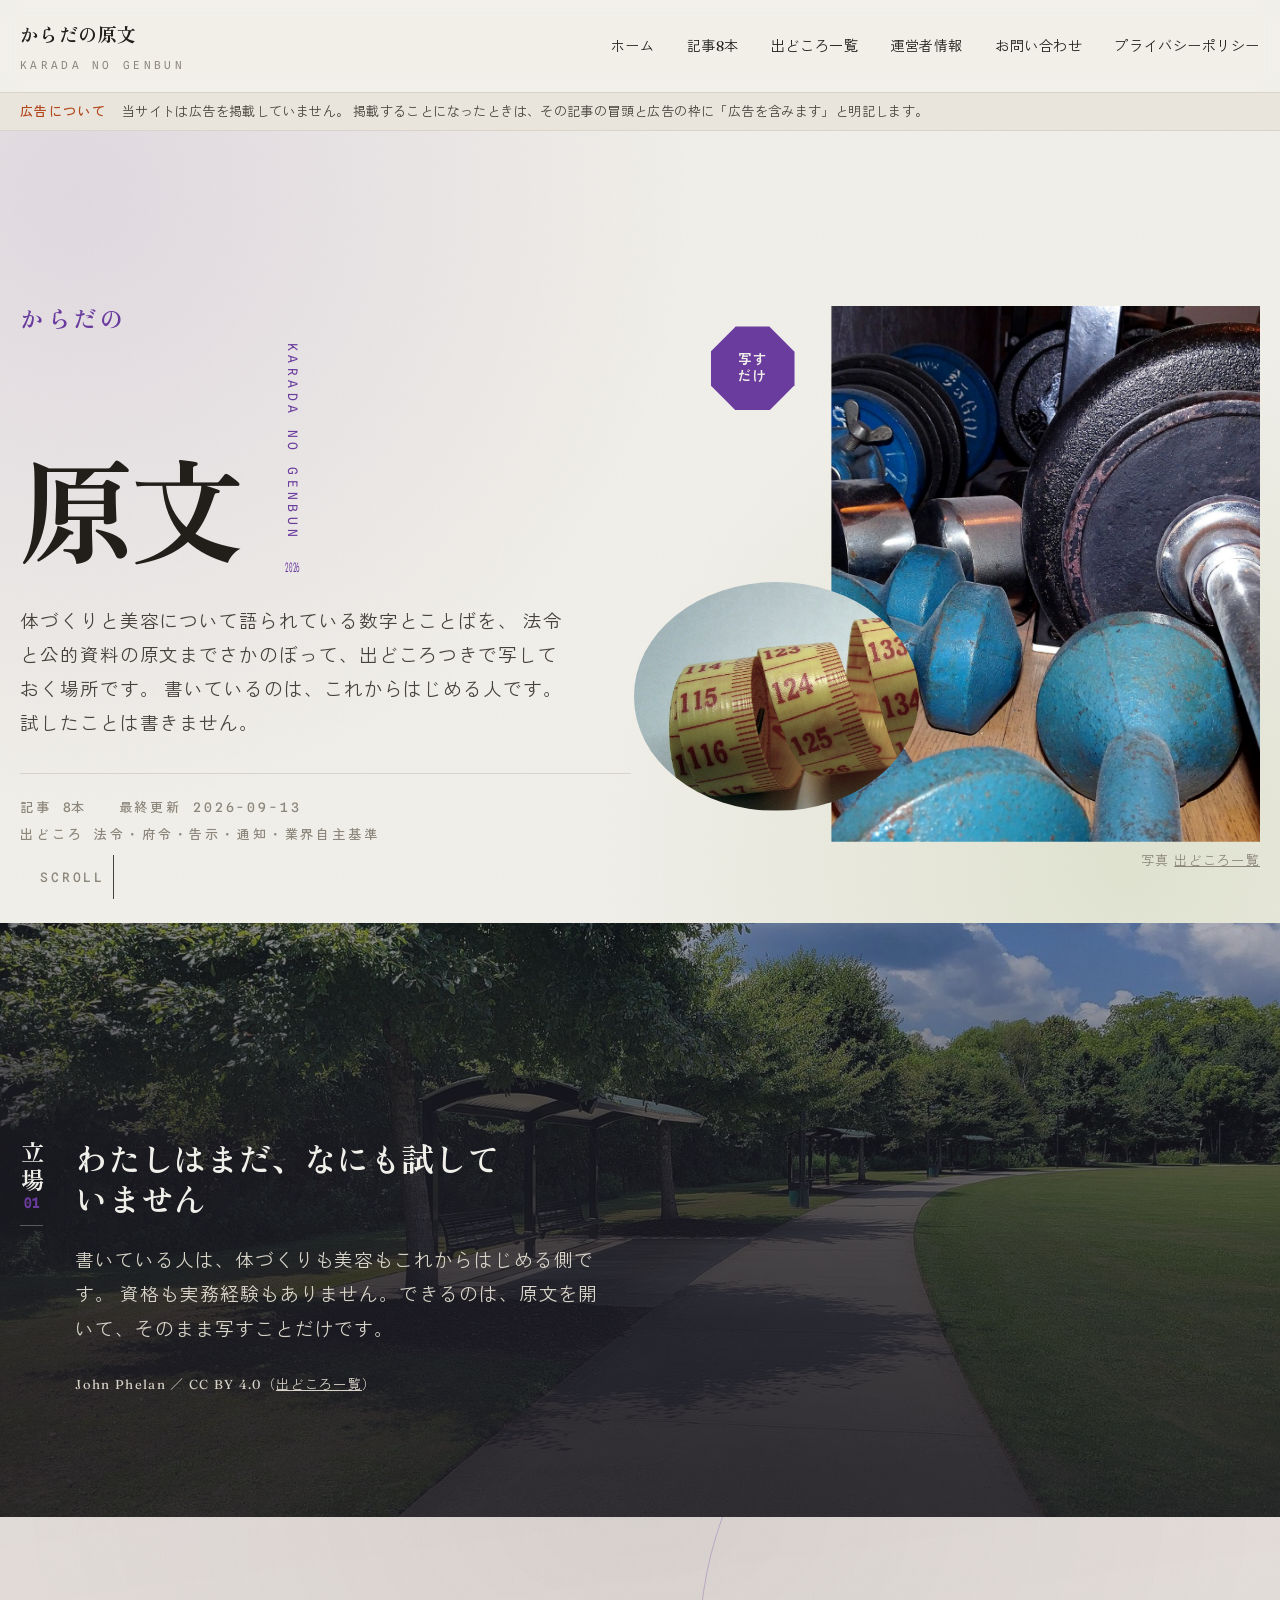
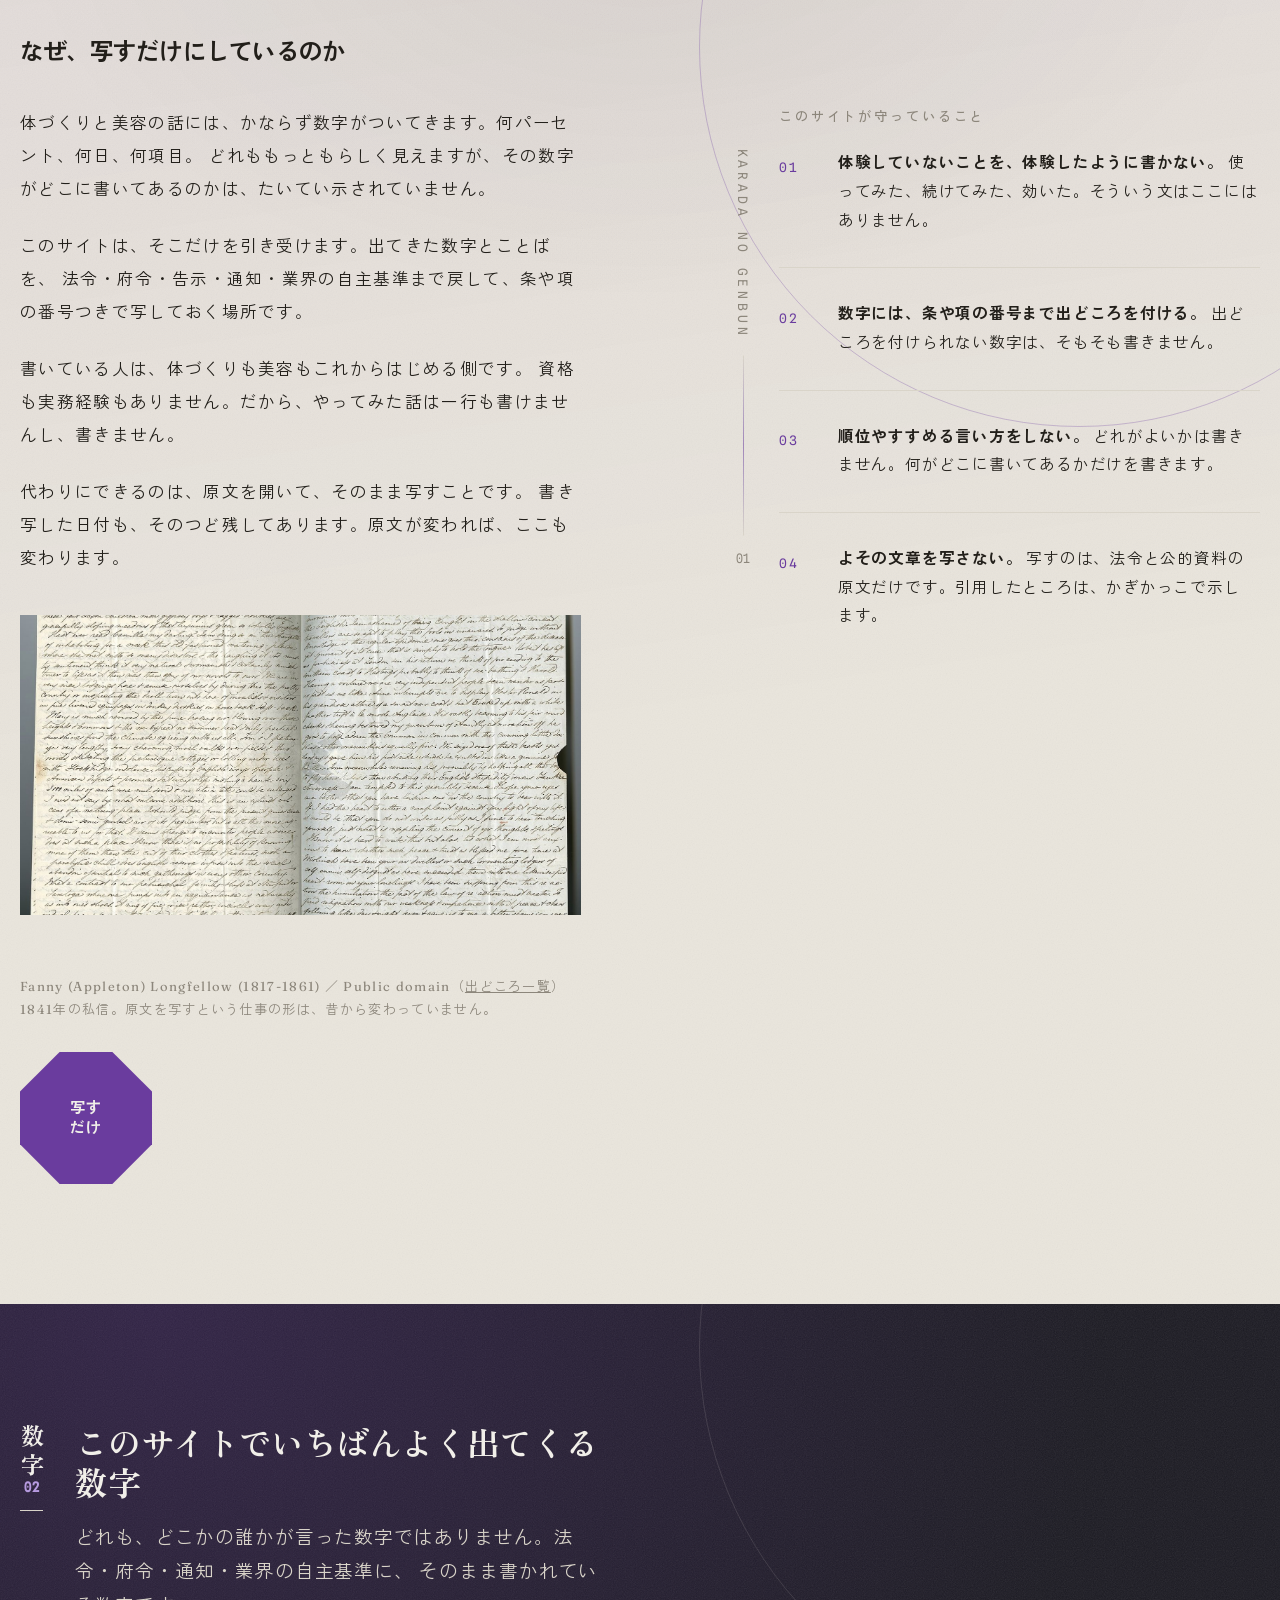
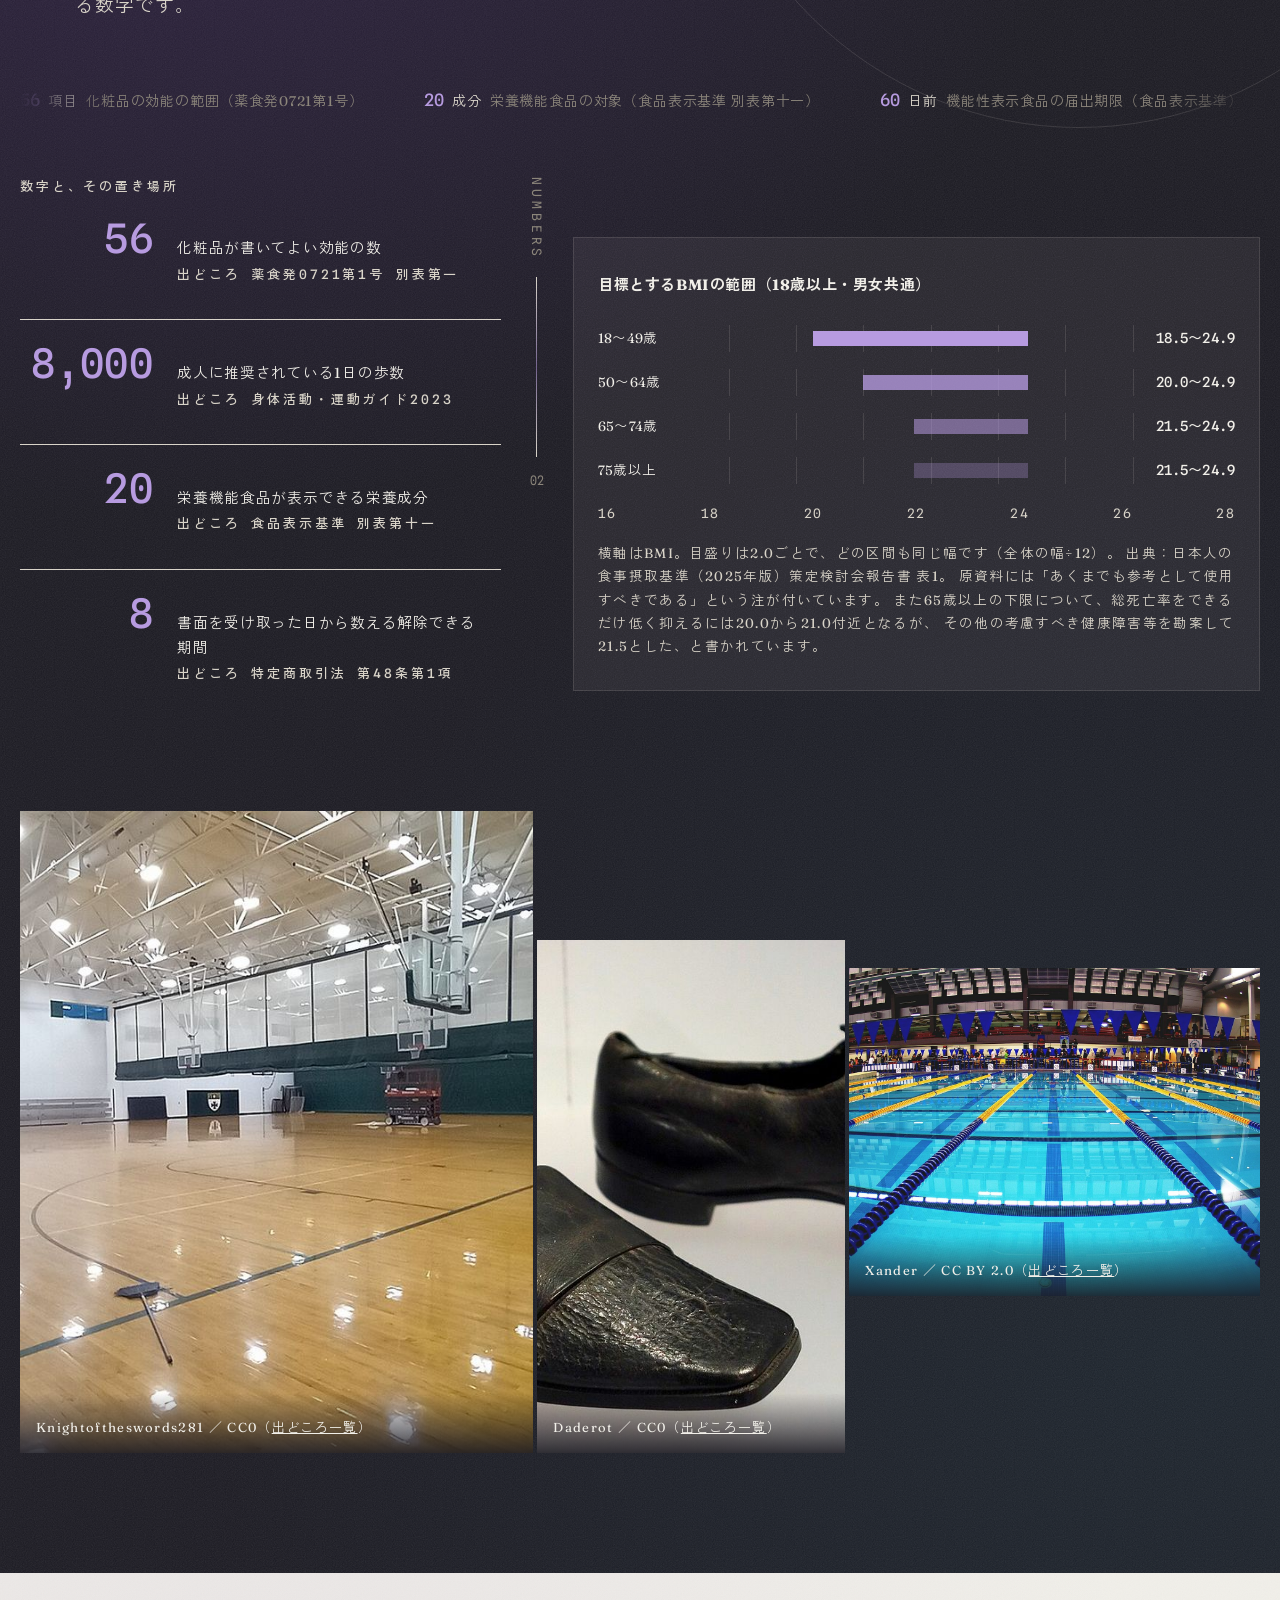
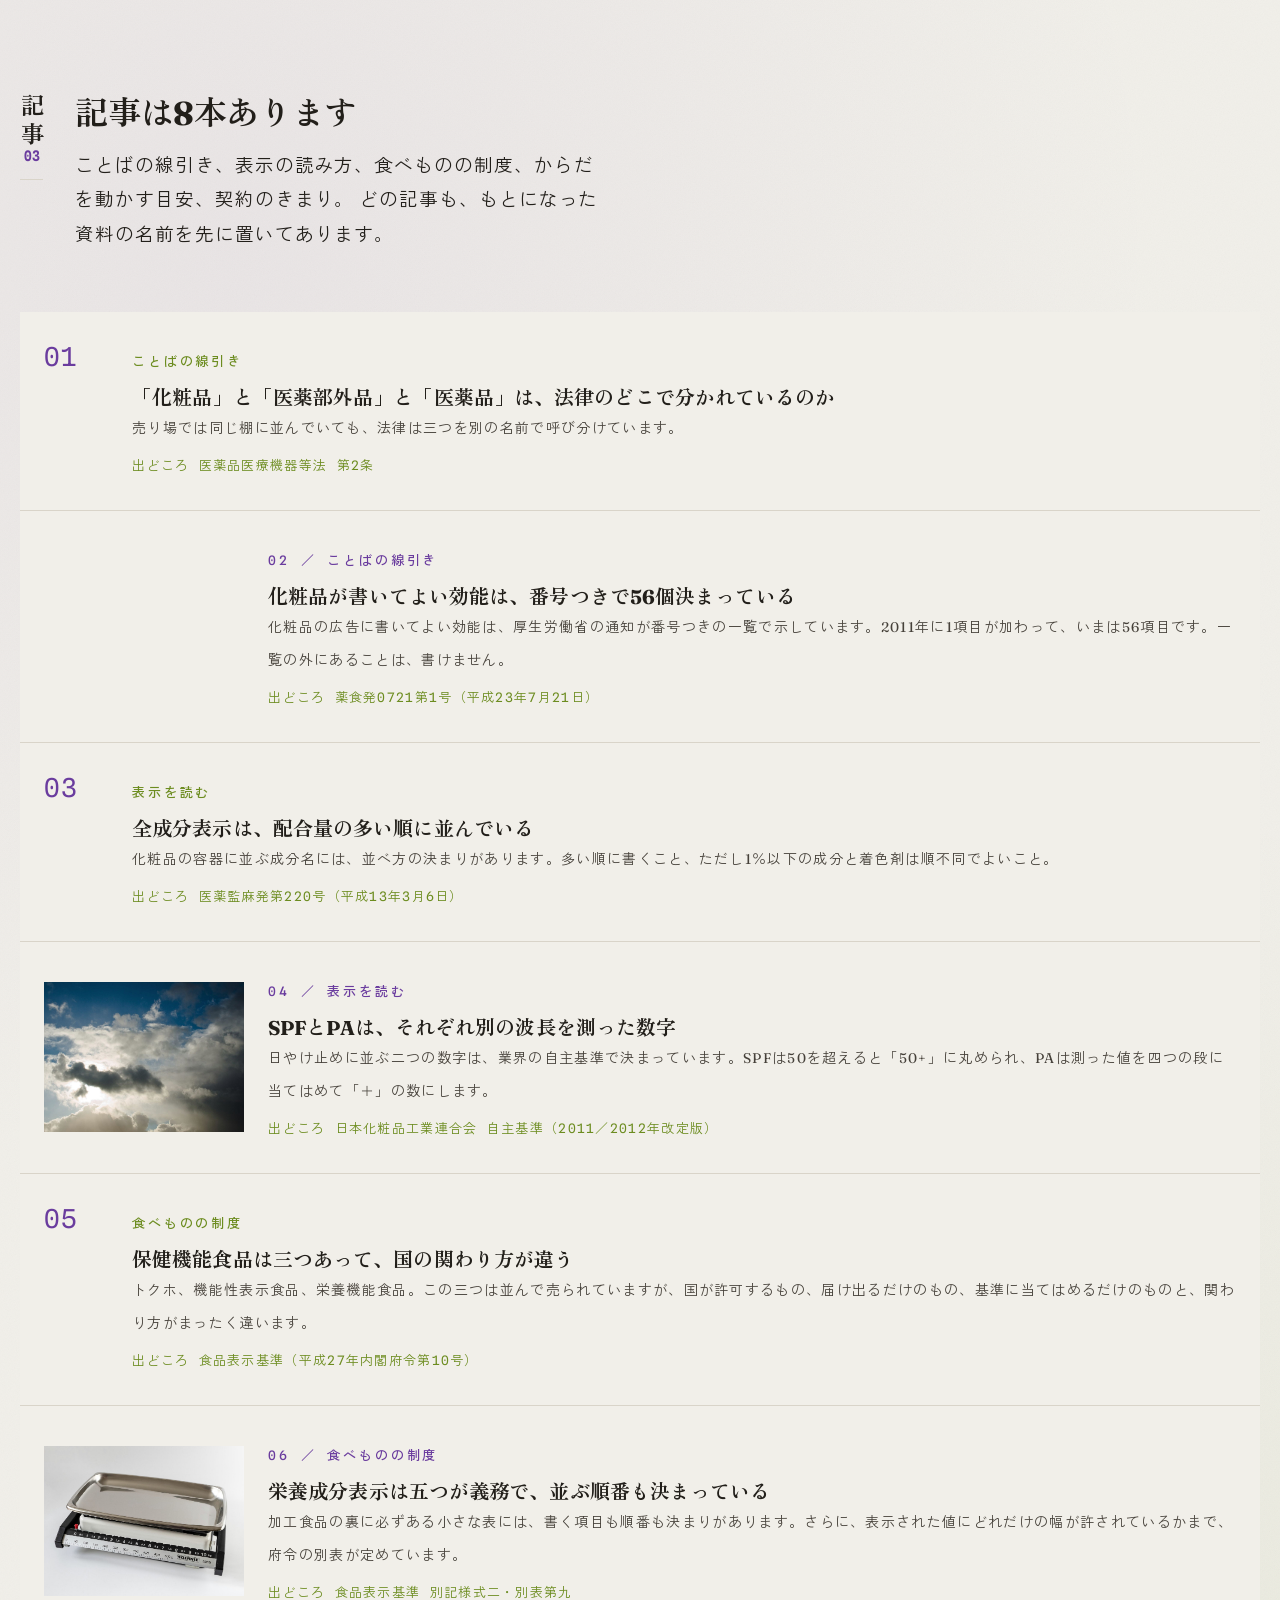
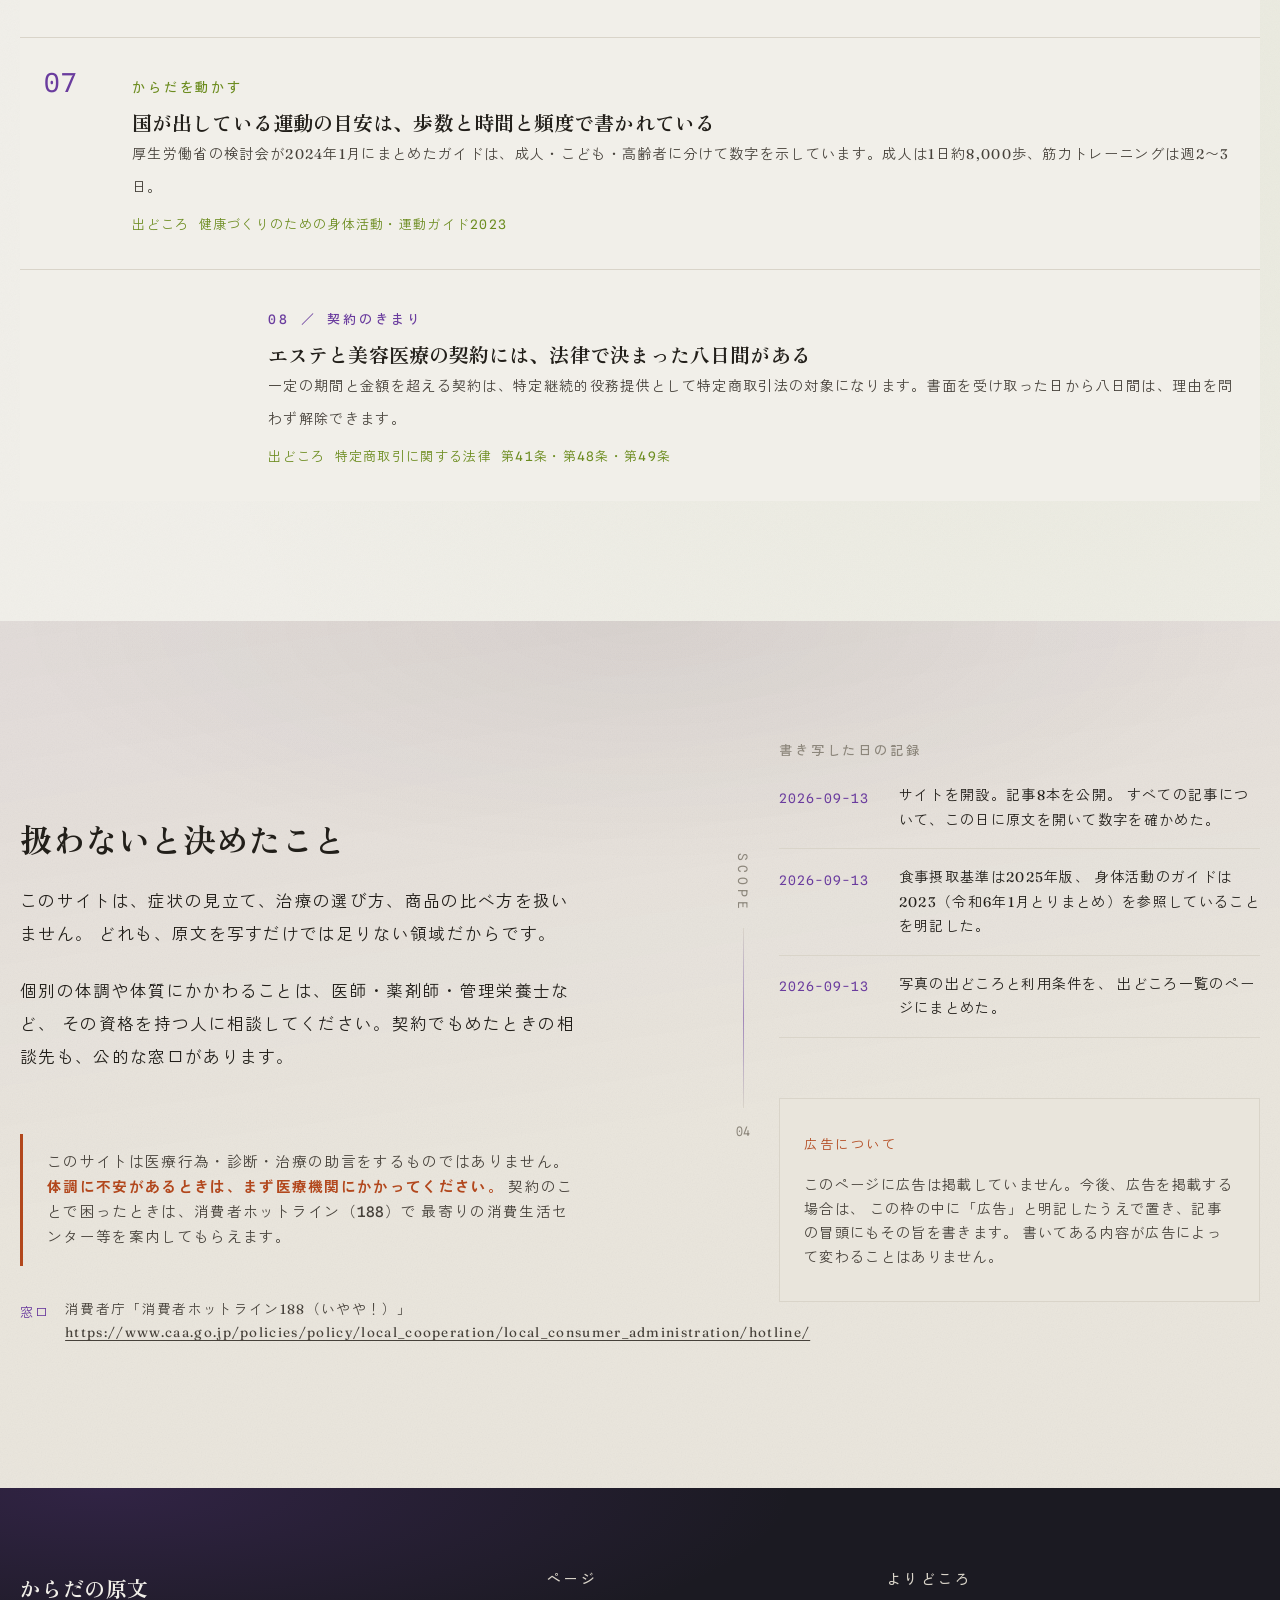
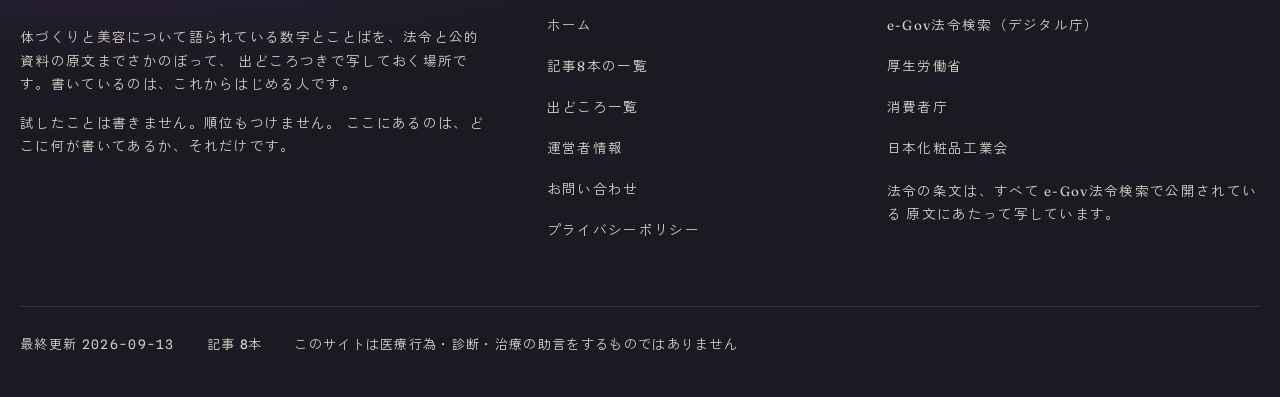
<file: index.html>
<!doctype html>
<html lang="ja">
<head>
<meta charset="utf-8">
<meta name="viewport" content="width=device-width,initial-scale=1">
<title>からだの原文｜体づくりと美容の数字を、法令と公的資料の原文で確かめる</title>
<meta name="description" content="体づくりと美容について語られている数字とことばを、法令と公的資料の原文までさかのぼって、出どころつきで写しておく場所です。記事8本。">
<meta name="color-scheme" content="light">
<link rel="canonical" href="https://karada-genbun.com/">
<link rel="icon" href="favicon.svg" type="image/svg+xml">
<meta property="og:type" content="website">
<meta property="og:site_name" content="からだの原文">
<meta property="og:locale" content="ja_JP">
<meta property="og:title" content="からだの原文｜体づくりと美容の数字を、法令と公的資料の原文で確かめる">
<meta property="og:description" content="体づくりと美容について語られている数字とことばを、法令と公的資料の原文までさかのぼって、出どころつきで写しておく場所です。記事8本。">
<meta property="og:url" content="https://karada-genbun.com/">
<meta property="og:image" content="https://karada-genbun.com/ogp.png">
<meta property="og:image:width" content="1200">
<meta property="og:image:height" content="630">
<meta name="twitter:card" content="summary_large_image">
<link rel="preconnect" href="https://fonts.googleapis.com">
<link rel="preconnect" href="https://fonts.gstatic.com" crossorigin>
<link rel="stylesheet" href="https://fonts.googleapis.com/css2?family=Fraunces:opsz,wght,SOFT,WONK@9..144,300..900,0..100,0..1&family=Spline+Sans+Mono:wght@400;500&family=Zen+Kaku+Gothic+Antique:wght@400;500;700&family=Zen+Old+Mincho:wght@400;700&display=swap">
<link rel="stylesheet" href="assets/style.css">
</head>
<body>
<a class="tobu" href="#main">本文へ飛ぶ</a>
<i class="susumi" aria-hidden="true"></i>
<header class="head">
 <div class="wrap head__in">
  <a class="head__na" href="index.html">からだの原文<span class="en">KARADA NO GENBUN</span></a>
  <nav class="nav" aria-label="サイト内">
      <a href="index.html" aria-current="page">ホーム</a>
      <a href="index.html#kiji">記事8本</a>
      <a href="shiryo.html">出どころ一覧</a>
      <a href="unei.html">運営者情報</a>
      <a href="toiawase.html">お問い合わせ</a>
      <a href="privacy.html">プライバシーポリシー</a>
  </nav>
 </div>
</header>
<main id="main">
<!-- 広告の枠：いまは空。掲載することになったら、ここに「広告」と明記して置く -->
<p class="kaiji"><span><b>広告について</b>当サイトは広告を掲載していません。
 掲載することになったときは、その記事の冒頭と広告の枠に「広告を含みます」と明記します。</span></p>

<section class="fv">
 <div class="wrap fv__in">
  <div class="fv__hidari">
   <p class="fv__kara t-h4" data-rv data-okure="1">からだの</p>
   <div class="fv__hyodai">
    <h1 class="t-hyodai ji" data-rv data-okure="3">原文</h1>
    <p class="fv__tate" data-rv data-okure="5">KARADA NO GENBUN　<span class="num">2026</span></p>
   </div>
   <p class="t-lede fv__lede" data-rv data-okure="6">体づくりと美容について語られている数字とことばを、
    法令と公的資料の原文までさかのぼって、出どころつきで写しておく場所です。
    書いているのは、これからはじめる人です。試したことは書きません。</p>
   <div class="fv__meta" data-rv data-okure="8">
    <span class="t-label">記事 <span class="n">8</span>本</span>
    <span class="t-label">最終更新 <time datetime="2026-09-13">2026-09-13</time></span>
    <span class="t-label">出どころ 法令・府令・告示・通知・業界自主基準</span>
   </div>
  </div>
  <div class="fv__kumi">
   <figure class="fv__kumi-a" data-hira><img src="assets/img/t01_900.jpg" srcset="assets/img/t01_480.jpg 480w, assets/img/t01_900.jpg 900w, assets/img/t01_1600.jpg 1600w" sizes="(max-width:900px) 100vw, 1240px" width="1920" height="1440" alt="床に置かれたダンベルとバーベル" fetchpriority="high" decoding="async"></figure>
   <figure class="fv__kumi-b" data-hira><img src="assets/img/t05_900.jpg" srcset="assets/img/t05_480.jpg 480w, assets/img/t05_900.jpg 900w, assets/img/t05_1600.jpg 1600w" sizes="(max-width:900px) 100vw, 1240px" width="1920" height="1003" alt="巻かれた状態の布製のメジャー" loading="lazy" decoding="async"></figure>
   <span class="in fv__kumi-c" aria-hidden="true">写す<br>だけ</span>
   <p class="fv__cap">写真 <a href="shiryo.html">出どころ一覧</a></p>
  </div>
 </div>
 <div class="wrap fv__scroll" aria-hidden="true"><span class="t-label">SCROLL</span><i></i></div>
</section>

<section class="shiki" aria-label="このサイトの立場">
 <div class="shiki__pic"><img src="assets/img/t06_900.jpg" srcset="assets/img/t06_480.jpg 480w, assets/img/t06_900.jpg 900w, assets/img/t06_1600.jpg 1600w" sizes="(max-width:900px) 100vw, 1240px" width="1920" height="1440" alt="川ぞいの公園にのびる歩道" fetchpriority="high" decoding="async"></div>
 <div class="shiki__maku" aria-hidden="true"></div>
 <div class="wrap shiki__in">
  <div class="shou">
   <div class="tate" style="border-inline-end-color:rgba(241,239,233,.3)">立場<span class="num">01</span></div>
   <div class="shou__ji">
    <h2 class="t-h2" data-rv><span class="w">わたしは</span><span class="w">まだ、</span><span class="w">なにも</span><span class="w">試して</span><span class="w">いません</span></h2>
    <p class="t-lede" data-rv data-okure="2">書いている人は、体づくりも美容もこれからはじめる側です。
     資格も実務経験もありません。できるのは、原文を開いて、そのまま写すことだけです。</p>
    <p class="shiki__cap">John Phelan ／ CC BY 4.0（<a href="shiryo.html">出どころ一覧</a>）</p>
   </div>
  </div>
 </div>
</section>

<section class="band band--usu" aria-labelledby="tachiba">
 <i class="band__ko" aria-hidden="true"></i>
 <div class="wrap">
  <h2 class="t-h4" id="tachiba" style="margin-block-end:40px">なぜ、写すだけにしているのか</h2>
  <div class="spread">
   <div class="hidari honbun stack">
    <p class="t-body" data-rv>体づくりと美容の話には、かならず数字がついてきます。何パーセント、何日、何項目。
     どれももっともらしく見えますが、その数字がどこに書いてあるのかは、たいてい示されていません。</p>
    <p class="t-body" data-rv data-okure="2">このサイトは、そこだけを引き受けます。出てきた数字とことばを、
     法令・府令・告示・通知・業界の自主基準まで戻して、条や項の番号つきで写しておく場所です。</p>
    <p class="t-body" data-rv data-okure="4">書いている人は、体づくりも美容もこれからはじめる側です。
     資格も実務経験もありません。だから、やってみた話は一行も書けませんし、書きません。</p>
    <p class="t-body" data-rv data-okure="6">代わりにできるのは、原文を開いて、そのまま写すことです。
     書き写した日付も、そのつど残してあります。原文が変われば、ここも変わります。</p>
    <figure class="kiji__pic kiji__pic--kata" style="margin-block-start:40px;block-size:min(34vh,300px)"
            data-hira><img src="assets/img/utsusu_900.jpg" srcset="assets/img/utsusu_480.jpg 480w, assets/img/utsusu_900.jpg 900w, assets/img/utsusu_1600.jpg 1600w" sizes="(max-width:900px) 100vw, 1240px" width="1920" height="1259" alt="ペンで書かれた手紙が、見開きで開かれている" loading="lazy" decoding="async"></figure>
    <p class="kiji__cap">Fanny (Appleton) Longfellow (1817-1861) ／ Public domain（<a href="shiryo.html">出どころ一覧</a>）　1841年の私信。原文を写すという仕事の形は、昔から変わっていません。</p>
    <div class="in in--dai" style="margin-block-start:32px" aria-hidden="true">写す<br>だけ</div>
   </div>
   <div class="nodo" aria-hidden="true">
    <div class="nodo__hashira"><span class="nodo__ji">KARADA NO GENBUN</span><span class="nodo__sen"></span>
     <span class="nodo__ji"><span class="num">01</span></span></div>
   </div>
   <div class="migi">
    <p class="t-label" style="margin-block-end:24px">このサイトが守っていること</p>
    <div class="yakusoku">
     <div class="yakusoku__item" data-rv>
      <span class="yakusoku__no">01</span>
      <span class="yakusoku__t"><b><span class="w">体験していないことを、</span><span class="w">体験したように</span><span class="w">書かない。</span></b>
       使ってみた、続けてみた、効いた。そういう文はここにはありません。</span>
     </div>
     <div class="yakusoku__item" data-rv data-okure="2">
      <span class="yakusoku__no">02</span>
      <span class="yakusoku__t"><b><span class="w">数字には、</span><span class="w">条や項の番号まで</span><span class="w">出どころを</span><span class="w">付ける。</span></b>
       出どころを付けられない数字は、そもそも書きません。</span>
     </div>
     <div class="yakusoku__item" data-rv data-okure="4">
      <span class="yakusoku__no">03</span>
      <span class="yakusoku__t"><b><span class="w">順位や</span><span class="w">すすめる言い方を</span><span class="w">しない。</span></b>
       どれがよいかは書きません。何がどこに書いてあるかだけを書きます。</span>
     </div>
     <div class="yakusoku__item" data-rv data-okure="6">
      <span class="yakusoku__no">04</span>
      <span class="yakusoku__t"><b><span class="w">よその文章を</span><span class="w">写さない。</span></b>
       写すのは、法令と公的資料の原文だけです。引用したところは、かぎかっこで示します。</span>
     </div>
    </div>
   </div>
  </div>
 </div>
</section>

<section class="band band--kage" aria-labelledby="suuji">
 <i class="band__ko" aria-hidden="true"></i>
 <div class="wrap">
  <div class="shou">
   <div class="tate">数字<span class="num">02</span></div>
   <div class="shou__ji">
    <h2 class="t-h2" id="suuji" data-rv><span class="w">この</span><span class="w">サイトで</span><span class="w">いちばん</span><span class="w">よく</span><span class="w">出てくる</span><span class="w">数字</span></h2>
    <p class="t-lede" data-rv data-okure="2" style="margin-block-start:16px;color:var(--g-2)">
     どれも、どこかの誰かが言った数字ではありません。法令・府令・通知・業界の自主基準に、
     そのまま書かれている数字です。</p>
   </div>
  </div>
  <div class="nagare" aria-hidden="true">
   <div class="nagare__in">
    <span class="nagare__item"><span class="n">56</span><span>項目</span><span style="color:var(--g-3)">化粧品の効能の範囲（薬食発0721第1号）</span></span>
    <span class="nagare__item"><span class="n">20</span><span>成分</span><span style="color:var(--g-3)">栄養機能食品の対象（食品表示基準 別表第十一）</span></span>
    <span class="nagare__item"><span class="n">60</span><span>日前</span><span style="color:var(--g-3)">機能性表示食品の届出期限（食品表示基準）</span></span>
    <span class="nagare__item"><span class="n">23</span><span>メッツ・時/週</span><span style="color:var(--g-3)">成人の身体活動の推奨（身体活動・運動ガイド2023）</span></span>
    <span class="nagare__item"><span class="n">8</span><span>日間</span><span style="color:var(--g-3)">クーリング・オフ（特定商取引法 第48条）</span></span>
    <span class="nagare__item"><span class="n">5</span><span>万円超</span><span style="color:var(--g-3)">特定継続的役務提供の金額（同法施行令 第24条）</span></span>
    <span class="nagare__item"><span class="n">2.54</span><span>倍</span><span style="color:var(--g-3)">食塩相当量＝ナトリウムの量×2.54（食品表示基準）</span></span>
    <span class="nagare__item"><span class="n">20</span><span>%</span><span style="color:var(--g-3)">たんぱく質・脂質の許容差（同 別表第九）</span></span>
    <span class="nagare__item"><span class="n">16</span><span>以上</span><span style="color:var(--g-3)">PA++++ になるUVAPF（UVA防止効果測定法基準）</span></span>
    <span class="nagare__item"><span class="n">51.0</span><span>以上</span><span style="color:var(--g-3)">SPF50+ になる95%信頼限界の下限値（SPF測定法基準）</span></span>
    <span class="nagare__item"><span class="n">56</span><span>項目</span><span style="color:var(--g-3)">化粧品の効能の範囲（薬食発0721第1号）</span></span>
    <span class="nagare__item"><span class="n">20</span><span>成分</span><span style="color:var(--g-3)">栄養機能食品の対象（食品表示基準 別表第十一）</span></span>
    <span class="nagare__item"><span class="n">60</span><span>日前</span><span style="color:var(--g-3)">機能性表示食品の届出期限（食品表示基準）</span></span>
    <span class="nagare__item"><span class="n">23</span><span>メッツ・時/週</span><span style="color:var(--g-3)">成人の身体活動の推奨（身体活動・運動ガイド2023）</span></span>
    <span class="nagare__item"><span class="n">8</span><span>日間</span><span style="color:var(--g-3)">クーリング・オフ（特定商取引法 第48条）</span></span>
    <span class="nagare__item"><span class="n">5</span><span>万円超</span><span style="color:var(--g-3)">特定継続的役務提供の金額（同法施行令 第24条）</span></span>
    <span class="nagare__item"><span class="n">2.54</span><span>倍</span><span style="color:var(--g-3)">食塩相当量＝ナトリウムの量×2.54（食品表示基準）</span></span>
    <span class="nagare__item"><span class="n">20</span><span>%</span><span style="color:var(--g-3)">たんぱく質・脂質の許容差（同 別表第九）</span></span>
    <span class="nagare__item"><span class="n">16</span><span>以上</span><span style="color:var(--g-3)">PA++++ になるUVAPF（UVA防止効果測定法基準）</span></span>
    <span class="nagare__item"><span class="n">51.0</span><span>以上</span><span style="color:var(--g-3)">SPF50+ になる95%信頼限界の下限値（SPF測定法基準）</span></span>
   </div>
  </div>
  <div class="spread spread--gyaku" style="margin-block-start:60px">
   <div class="migi">
    <div class="zu" data-zu>
 <div class="zu__waku">
  <div class="zu__ttl"><span class="w">目標とする</span><span class="w">BMIの</span><span class="w">範囲（18歳以上・男女共通）</span></div>
   <div class="zu__gyo">
    <div class="zu__moji">18〜49歳</div>
    <div class="zu__tai zu__tai--han"><i class="me" style="inset-inline-start:0.0000%"></i><i class="me" style="inset-inline-start:16.6667%"></i><i class="me" style="inset-inline-start:33.3333%"></i><i class="me" style="inset-inline-start:50.0000%"></i><i class="me" style="inset-inline-start:66.6667%"></i><i class="me" style="inset-inline-start:83.3333%"></i><i class="me" style="inset-inline-start:100.0000%"></i>
     <i class="bar" style="inset-inline-start:20.833%;inline-size:53.333%;background:var(--accent-omo);opacity:var(--a-7)"></i>
    </div>
    <div class="zu__atai"><span class="n">18.5〜24.9</span></div>
   </div>
   <div class="zu__gyo">
    <div class="zu__moji">50〜64歳</div>
    <div class="zu__tai zu__tai--han"><i class="me" style="inset-inline-start:0.0000%"></i><i class="me" style="inset-inline-start:16.6667%"></i><i class="me" style="inset-inline-start:33.3333%"></i><i class="me" style="inset-inline-start:50.0000%"></i><i class="me" style="inset-inline-start:66.6667%"></i><i class="me" style="inset-inline-start:83.3333%"></i><i class="me" style="inset-inline-start:100.0000%"></i>
     <i class="bar" style="inset-inline-start:33.333%;inline-size:40.833%;background:var(--accent-omo);opacity:var(--a-5)"></i>
    </div>
    <div class="zu__atai"><span class="n">20.0〜24.9</span></div>
   </div>
   <div class="zu__gyo">
    <div class="zu__moji">65〜74歳</div>
    <div class="zu__tai zu__tai--han"><i class="me" style="inset-inline-start:0.0000%"></i><i class="me" style="inset-inline-start:16.6667%"></i><i class="me" style="inset-inline-start:33.3333%"></i><i class="me" style="inset-inline-start:50.0000%"></i><i class="me" style="inset-inline-start:66.6667%"></i><i class="me" style="inset-inline-start:83.3333%"></i><i class="me" style="inset-inline-start:100.0000%"></i>
     <i class="bar" style="inset-inline-start:45.833%;inline-size:28.333%;background:var(--accent-omo);opacity:var(--a-4)"></i>
    </div>
    <div class="zu__atai"><span class="n">21.5〜24.9</span></div>
   </div>
   <div class="zu__gyo">
    <div class="zu__moji">75歳以上</div>
    <div class="zu__tai zu__tai--han"><i class="me" style="inset-inline-start:0.0000%"></i><i class="me" style="inset-inline-start:16.6667%"></i><i class="me" style="inset-inline-start:33.3333%"></i><i class="me" style="inset-inline-start:50.0000%"></i><i class="me" style="inset-inline-start:66.6667%"></i><i class="me" style="inset-inline-start:83.3333%"></i><i class="me" style="inset-inline-start:100.0000%"></i>
     <i class="bar" style="inset-inline-start:45.833%;inline-size:28.333%;background:var(--accent-omo);opacity:var(--a-3)"></i>
    </div>
    <div class="zu__atai"><span class="n">21.5〜24.9</span></div>
   </div>
  <div class="zu__meji"><span>16</span><span>18</span><span>20</span><span>22</span><span>24</span><span>26</span><span>28</span></div>
  <p class="zu__cap">横軸はBMI。目盛りは2.0ごとで、どの区間も同じ幅です（全体の幅÷12）。
   出典：日本人の食事摂取基準（2025年版）策定検討会報告書 表1。
   原資料には「あくまでも参考として使用すべきである」という注が付いています。
   また65歳以上の下限について、総死亡率をできるだけ低く抑えるには20.0から21.0付近となるが、
   その他の考慮すべき健康障害等を勘案して21.5とした、と書かれています。</p>
 </div>
</div>
   </div>
   <div class="nodo" aria-hidden="true">
    <div class="nodo__hashira"><span class="nodo__ji">NUMBERS</span><span class="nodo__sen"></span>
     <span class="nodo__ji"><span class="num">02</span></span></div>
   </div>
   <div class="hidari" data-zu>
    <p class="t-label" style="margin-block-end:24px">数字と、その置き場所</p>
    <div class="yakusoku yakusoku--dai">
<div class="yakusoku__item">
      <span class="yakusoku__no"><span class="n" data-kazu="56" data-keta="0">56</span></span>
      <span class="yakusoku__t">化粧品が書いてよい効能の数<br><span class="t-label">出どころ 薬食発0721第1号 別表第一</span></span>
     </div>
<div class="yakusoku__item">
      <span class="yakusoku__no"><span class="n" data-kazu="8000" data-keta="0">8,000</span></span>
      <span class="yakusoku__t">成人に推奨されている1日の歩数<br><span class="t-label">出どころ 身体活動・運動ガイド2023</span></span>
     </div>
<div class="yakusoku__item">
      <span class="yakusoku__no"><span class="n" data-kazu="20" data-keta="0">20</span></span>
      <span class="yakusoku__t">栄養機能食品が表示できる栄養成分<br><span class="t-label">出どころ 食品表示基準 別表第十一</span></span>
     </div>
<div class="yakusoku__item">
      <span class="yakusoku__no"><span class="n" data-kazu="8" data-keta="0">8</span></span>
      <span class="yakusoku__t">書面を受け取った日から数える解除できる期間<br><span class="t-label">出どころ 特定商取引法 第48条第1項</span></span>
     </div>
    </div>
   </div>
  </div>
  <div class="shashin-obi">
   <figure class="zure" data-hira><img src="assets/img/t02_900.jpg" srcset="assets/img/t02_480.jpg 480w, assets/img/t02_900.jpg 900w, assets/img/t02_1600.jpg 1600w" sizes="(max-width:900px) 100vw, 1240px" width="1920" height="864" alt="人のいない体育館の床" loading="lazy" decoding="async"><figcaption>Knightoftheswords281 ／ CC0（<a href="shiryo.html">出どころ一覧</a>）</figcaption></figure>
   <figure data-hira><img src="assets/img/t03_900.jpg" srcset="assets/img/t03_480.jpg 480w, assets/img/t03_900.jpg 900w, assets/img/t03_1600.jpg 1600w" sizes="(max-width:900px) 100vw, 1240px" width="1920" height="846" alt="1860年代につくられた運動靴" loading="lazy" decoding="async"><figcaption>Daderot ／ CC0（<a href="shiryo.html">出どころ一覧</a>）</figcaption></figure>
   <figure class="zure" data-hira><img src="assets/img/t04_900.jpg" srcset="assets/img/t04_480.jpg 480w, assets/img/t04_900.jpg 900w, assets/img/t04_1600.jpg 1600w" sizes="(max-width:900px) 100vw, 1240px" width="1920" height="1277" alt="コースロープの張られた屋内プール" loading="lazy" decoding="async"><figcaption>Xander ／ CC BY 2.0（<a href="shiryo.html">出どころ一覧</a>）</figcaption></figure>
  </div>
 </div>
</section>

<section class="band band--kami" id="kiji" aria-labelledby="kijih">
 <div class="wrap">
  <div class="shou">
   <div class="tate">記事<span class="num">03</span></div>
   <div class="shou__ji">
    <h2 class="t-h2" id="kijih" data-rv><span class="w">記事は</span><span class="w">8本</span><span class="w">あります</span></h2>
    <p class="t-lede" data-rv data-okure="2" style="margin-block-start:16px">
     ことばの線引き、表示の読み方、食べものの制度、からだを動かす目安、契約のきまり。
     どの記事も、もとになった資料の名前を先に置いてあります。</p>
   </div>
  </div>
  <div class="ichiran">
<a class="ichiran__item" href="kiji-01.html" data-rv data-okure="1">
    <span class="ichiran__no">01</span>
    <span>
     <span class="t-label" style="color:var(--accent-uke)">ことばの線引き</span>
     <span class="ichiran__ttl" style="display:block;margin-block-start:8px"><span class="w">「化粧品」と</span><span class="w">「医薬部外品」と</span><span class="w">「医薬品」は、</span><span class="w">法律のどこで</span><span class="w">分かれているのか</span></span>
     <span class="ichiran__sub">売り場では同じ棚に並んでいても、法律は三つを別の名前で呼び分けています。</span>
     <span class="ichiran__moto" style="display:block">出どころ 医薬品医療機器等法 第2条</span>
    </span>
   </a>
<a class="ichiran__item ichiran__item--e" href="kiji-02.html" data-rv data-okure="2">
    <span class="ichiran__e"><img src="assets/img/k02_900.jpg" srcset="assets/img/k02_480.jpg 480w, assets/img/k02_900.jpg 900w, assets/img/k02_1600.jpg 1600w" sizes="(max-width:900px) 100vw, 1240px" width="1920" height="1920" alt="細い首のついた、古代のガラスの香水びん" loading="lazy" decoding="async"></span>
    <span>
     <span class="t-label" style="color:var(--accent-omo)">02 ／ ことばの線引き</span>
     <span class="ichiran__ttl" style="display:block;margin-block-start:8px"><span class="w">化粧品が</span><span class="w">書いてよい</span><span class="w">効能は、</span><span class="w">番号つきで</span><span class="w">56個</span><span class="w">決まっている</span></span>
     <span class="ichiran__sub">化粧品の広告に書いてよい効能は、厚生労働省の通知が番号つきの一覧で示しています。2011年に1項目が加わって、いまは56項目です。一覧の外にあることは、書けません。</span>
     <span class="ichiran__moto" style="display:block">出どころ 薬食発0721第1号（平成23年7月21日）</span>
    </span>
   </a>
<a class="ichiran__item" href="kiji-03.html" data-rv data-okure="3">
    <span class="ichiran__no">03</span>
    <span>
     <span class="t-label" style="color:var(--accent-uke)">表示を読む</span>
     <span class="ichiran__ttl" style="display:block;margin-block-start:8px"><span class="w">全成分表示は、</span><span class="w">配合量の</span><span class="w">多い順に</span><span class="w">並んでいる</span></span>
     <span class="ichiran__sub">化粧品の容器に並ぶ成分名には、並べ方の決まりがあります。多い順に書くこと、ただし1％以下の成分と着色剤は順不同でよいこと。</span>
     <span class="ichiran__moto" style="display:block">出どころ 医薬監麻発第220号（平成13年3月6日）</span>
    </span>
   </a>
<a class="ichiran__item ichiran__item--e" href="kiji-04.html" data-rv data-okure="4">
    <span class="ichiran__e"><img src="assets/img/k04_900.jpg" srcset="assets/img/k04_480.jpg 480w, assets/img/k04_900.jpg 900w, assets/img/k04_1600.jpg 1600w" sizes="(max-width:900px) 100vw, 1240px" width="1920" height="1200" alt="雲のあいだから光がもれている空" loading="lazy" decoding="async"></span>
    <span>
     <span class="t-label" style="color:var(--accent-omo)">04 ／ 表示を読む</span>
     <span class="ichiran__ttl" style="display:block;margin-block-start:8px"><span class="w">SPFと</span><span class="w">PAは、</span><span class="w">それぞれ</span><span class="w">別の</span><span class="w">波長を</span><span class="w">測った</span><span class="w">数字</span></span>
     <span class="ichiran__sub">日やけ止めに並ぶ二つの数字は、業界の自主基準で決まっています。SPFは50を超えると「50+」に丸められ、PAは測った値を四つの段に当てはめて「＋」の数にします。</span>
     <span class="ichiran__moto" style="display:block">出どころ 日本化粧品工業連合会 自主基準（2011／2012年改定版）</span>
    </span>
   </a>
<a class="ichiran__item" href="kiji-05.html" data-rv data-okure="5">
    <span class="ichiran__no">05</span>
    <span>
     <span class="t-label" style="color:var(--accent-uke)">食べものの制度</span>
     <span class="ichiran__ttl" style="display:block;margin-block-start:8px"><span class="w">保健機能食品は</span><span class="w">三つあって、</span><span class="w">国の</span><span class="w">関わり方が</span><span class="w">違う</span></span>
     <span class="ichiran__sub">トクホ、機能性表示食品、栄養機能食品。この三つは並んで売られていますが、国が許可するもの、届け出るだけのもの、基準に当てはめるだけのものと、関わり方がまったく違います。</span>
     <span class="ichiran__moto" style="display:block">出どころ 食品表示基準（平成27年内閣府令第10号）</span>
    </span>
   </a>
<a class="ichiran__item ichiran__item--e" href="kiji-06.html" data-rv data-okure="6">
    <span class="ichiran__e"><img src="assets/img/k06_900.jpg" srcset="assets/img/k06_480.jpg 480w, assets/img/k06_900.jpg 900w, assets/img/k06_1600.jpg 1600w" sizes="(max-width:900px) 100vw, 1240px" width="1920" height="1280" alt="目盛り式のはかりを、斜め上から見たところ" loading="lazy" decoding="async"></span>
    <span>
     <span class="t-label" style="color:var(--accent-omo)">06 ／ 食べものの制度</span>
     <span class="ichiran__ttl" style="display:block;margin-block-start:8px"><span class="w">栄養成分表示は</span><span class="w">五つが</span><span class="w">義務で、</span><span class="w">並ぶ</span><span class="w">順番も</span><span class="w">決まっている</span></span>
     <span class="ichiran__sub">加工食品の裏に必ずある小さな表には、書く項目も順番も決まりがあります。さらに、表示された値にどれだけの幅が許されているかまで、府令の別表が定めています。</span>
     <span class="ichiran__moto" style="display:block">出どころ 食品表示基準 別記様式二・別表第九</span>
    </span>
   </a>
<a class="ichiran__item" href="kiji-07.html" data-rv data-okure="7">
    <span class="ichiran__no">07</span>
    <span>
     <span class="t-label" style="color:var(--accent-uke)">からだを動かす</span>
     <span class="ichiran__ttl" style="display:block;margin-block-start:8px"><span class="w">国が</span><span class="w">出している</span><span class="w">運動の</span><span class="w">目安は、</span><span class="w">歩数と</span><span class="w">時間と</span><span class="w">頻度で</span><span class="w">書かれている</span></span>
     <span class="ichiran__sub">厚生労働省の検討会が2024年1月にまとめたガイドは、成人・こども・高齢者に分けて数字を示しています。成人は1日約8,000歩、筋力トレーニングは週2〜3日。</span>
     <span class="ichiran__moto" style="display:block">出どころ 健康づくりのための身体活動・運動ガイド2023</span>
    </span>
   </a>
<a class="ichiran__item ichiran__item--e" href="kiji-08.html" data-rv data-okure="8">
    <span class="ichiran__e"><img src="assets/img/k08_900.jpg" srcset="assets/img/k08_480.jpg 480w, assets/img/k08_900.jpg 900w, assets/img/k08_1600.jpg 1600w" sizes="(max-width:900px) 100vw, 1240px" width="1666" height="1162" alt="人のいない診療所の待合室" loading="lazy" decoding="async"></span>
    <span>
     <span class="t-label" style="color:var(--accent-omo)">08 ／ 契約のきまり</span>
     <span class="ichiran__ttl" style="display:block;margin-block-start:8px"><span class="w">エステと</span><span class="w">美容医療の</span><span class="w">契約には、</span><span class="w">法律で</span><span class="w">決まった</span><span class="w">八日間が</span><span class="w">ある</span></span>
     <span class="ichiran__sub">一定の期間と金額を超える契約は、特定継続的役務提供として特定商取引法の対象になります。書面を受け取った日から八日間は、理由を問わず解除できます。</span>
     <span class="ichiran__moto" style="display:block">出どころ 特定商取引に関する法律 第41条・第48条・第49条</span>
    </span>
   </a>
  </div>
 </div>
</section>

<section class="band band--usu" aria-labelledby="atsukawanai">
 <div class="wrap">
  <div class="spread">
   <div class="hidari honbun stack">
    <h2 class="t-h2" id="atsukawanai" data-rv><span class="w">扱わないと</span><span class="w">決めた</span><span class="w">こと</span></h2>
    <p class="t-body" data-rv data-okure="2" style="margin-block-start:24px">
     このサイトは、症状の見立て、治療の選び方、商品の比べ方を扱いません。
     どれも、原文を写すだけでは足りない領域だからです。</p>
    <p class="t-body" data-rv data-okure="4">個別の体調や体質にかかわることは、医師・薬剤師・管理栄養士など、
     その資格を持つ人に相談してください。契約でもめたときの相談先も、公的な窓口があります。</p>
    <div class="note">このサイトは医療行為・診断・治療の助言をするものではありません。
     <b><span class="w">体調に</span><span class="w">不安が</span><span class="w">あるときは、</span><span class="w">まず</span><span class="w">医療機関に</span><span class="w">かかってください。</span></b>
     契約のことで困ったときは、消費者ホットライン（<span class="n">188</span>）で
     最寄りの消費生活センター等を案内してもらえます。</div>
    <ul class="src">
     <li><span class="tag">窓口</span><span>消費者庁「消費者ホットライン188（いやや！）」<br>
      <a href="https://www.caa.go.jp/policies/policy/local_cooperation/local_consumer_administration/hotline/" rel="noopener">https://www.caa.go.jp/policies/policy/local_cooperation/local_consumer_administration/hotline/</a></span></li>
    </ul>
   </div>
   <div class="nodo" aria-hidden="true">
    <div class="nodo__hashira"><span class="nodo__ji">SCOPE</span><span class="nodo__sen"></span>
     <span class="nodo__ji"><span class="num">04</span></span></div>
   </div>
   <div class="migi">
    <p class="t-label" style="margin-block-end:24px">書き写した日の記録</p>
    <ul class="kiroku">
     <li><time datetime="2026-09-13">2026-09-13</time><span>サイトを開設。記事8本を公開。
      すべての記事について、この日に原文を開いて数字を確かめた。</span></li>
     <li><time datetime="2026-09-13">2026-09-13</time><span>食事摂取基準は2025年版、
      身体活動のガイドは2023（令和6年1月とりまとめ）を参照していることを明記した。</span></li>
     <li><time datetime="2026-09-13">2026-09-13</time><span>写真の出どころと利用条件を、
      出どころ一覧のページにまとめた。</span></li>
    </ul>
    <!-- 広告の枠 -->
  <div class="koukoku ad" id="koukoku" data-ad="empty">
   <div class="koukoku__ji">広告について</div>
   <div class="koukoku__t">このページに広告は掲載していません。今後、広告を掲載する場合は、
    この枠の中に「広告」と明記したうえで置き、記事の冒頭にもその旨を書きます。
    書いてある内容が広告によって変わることはありません。</div>
  </div>
   </div>
  </div>
 </div>
</section>
</main>
<footer class="foot">
 <div class="wrap">
  <div class="foot__in">
   <div>
    <h2>からだの原文</h2>
    <p>体づくりと美容について語られている数字とことばを、法令と公的資料の原文までさかのぼって、
       出どころつきで写しておく場所です。書いているのは、これからはじめる人です。</p>
    <p style="margin-block-start:16px">試したことは書きません。順位もつけません。
       ここにあるのは、どこに何が書いてあるか、それだけです。</p>
   </div>
   <div>
    <p class="t-label" style="margin-block-end:16px">ページ</p>
    <ul>
     <li><a href="index.html">ホーム</a></li>
     <li><a href="index.html#kiji">記事8本の一覧</a></li>
     <li><a href="shiryo.html">出どころ一覧</a></li>
     <li><a href="unei.html">運営者情報</a></li>
     <li><a href="toiawase.html">お問い合わせ</a></li>
     <li><a href="privacy.html">プライバシーポリシー</a></li>
    </ul>
   </div>
   <div>
    <p class="t-label" style="margin-block-end:16px">よりどころ</p>
    <ul>
     <li><a href="https://laws.e-gov.go.jp/" rel="noopener">e-Gov法令検索（デジタル庁）</a></li>
     <li><a href="https://www.mhlw.go.jp/" rel="noopener">厚生労働省</a></li>
     <li><a href="https://www.caa.go.jp/" rel="noopener">消費者庁</a></li>
     <li><a href="https://www.jcia.org/" rel="noopener">日本化粧品工業会</a></li>
    </ul>
    <p style="margin-block-start:16px">法令の条文は、すべて e-Gov法令検索で公開されている
       原文にあたって写しています。</p>
   </div>
  </div>
  <div class="foot__shita">
   <span>最終更新 <time datetime="2026-09-13">2026-09-13</time></span>
   <span>記事 <span class="n">8</span>本</span>
   <span>このサイトは医療行為・診断・治療の助言をするものではありません</span>
  </div>
 </div>
</footer>
<script src="assets/app.js"></script>
</body>
</html>
</file>
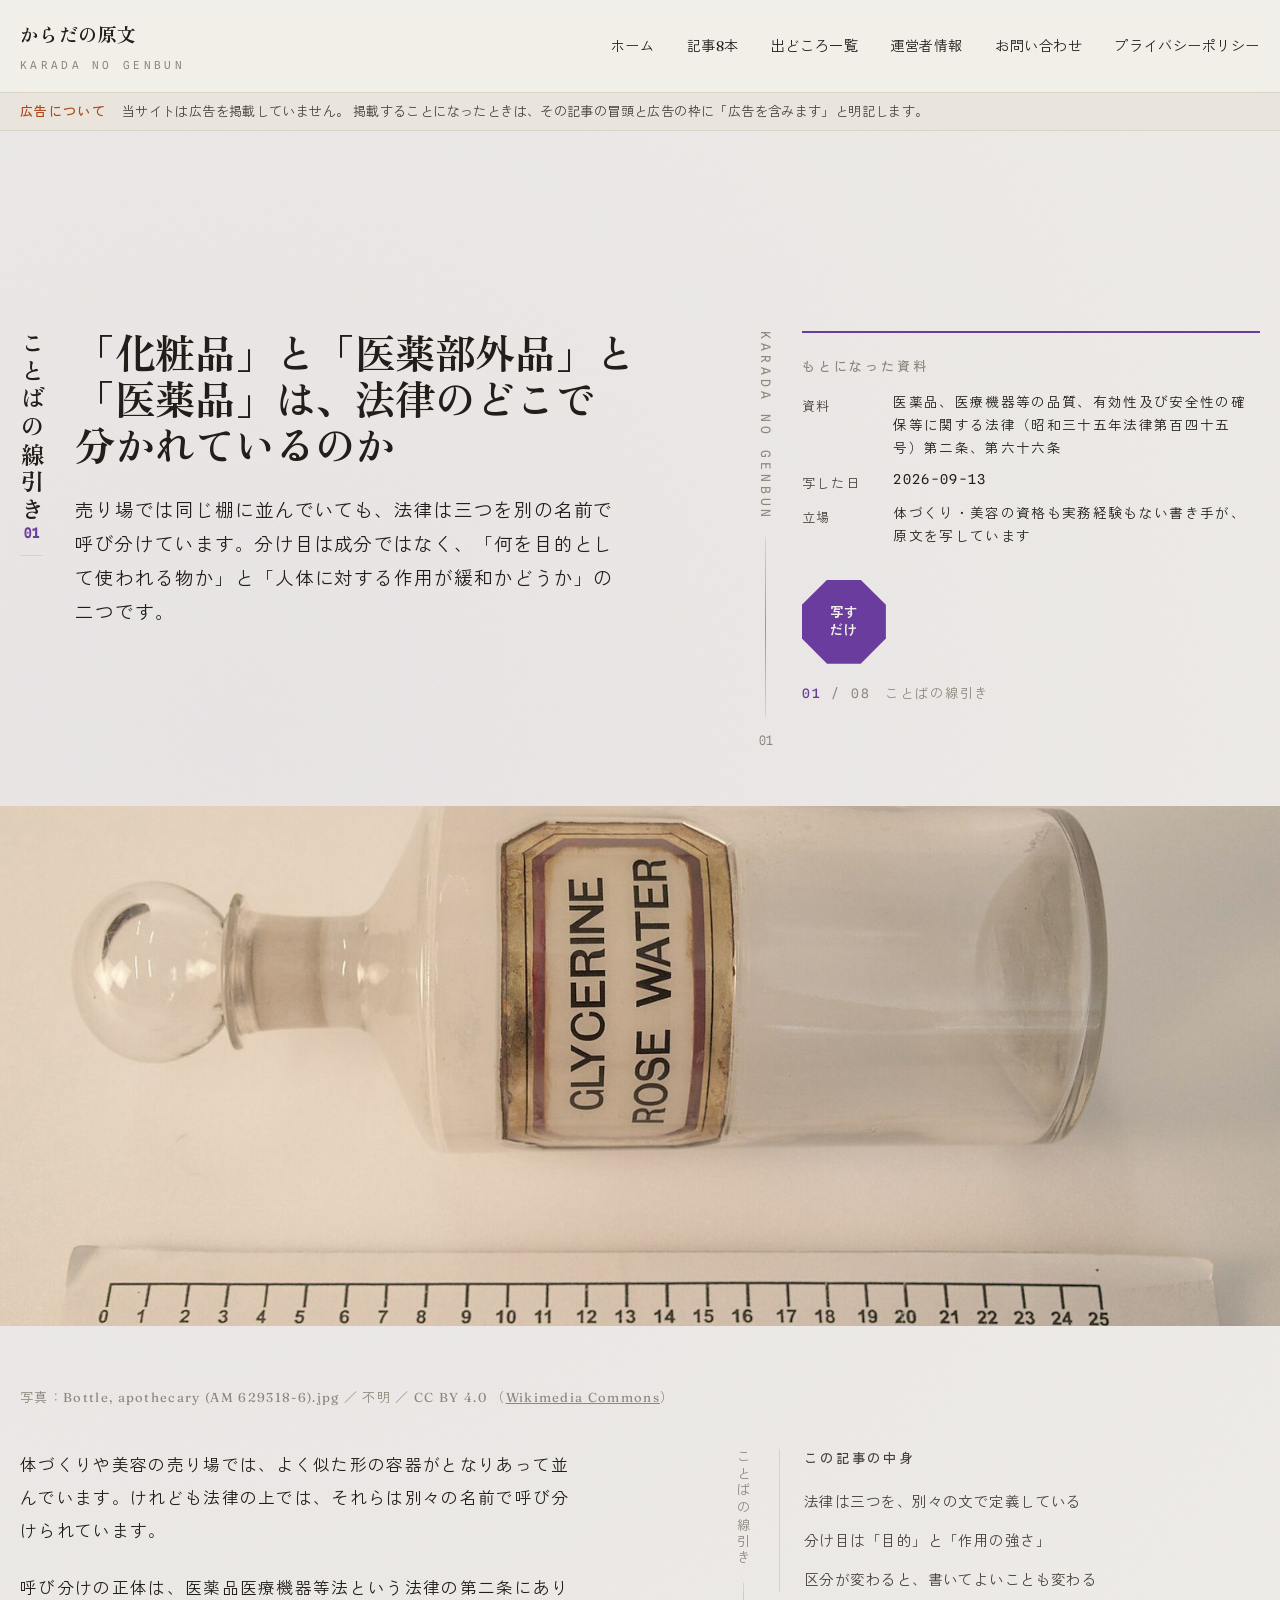
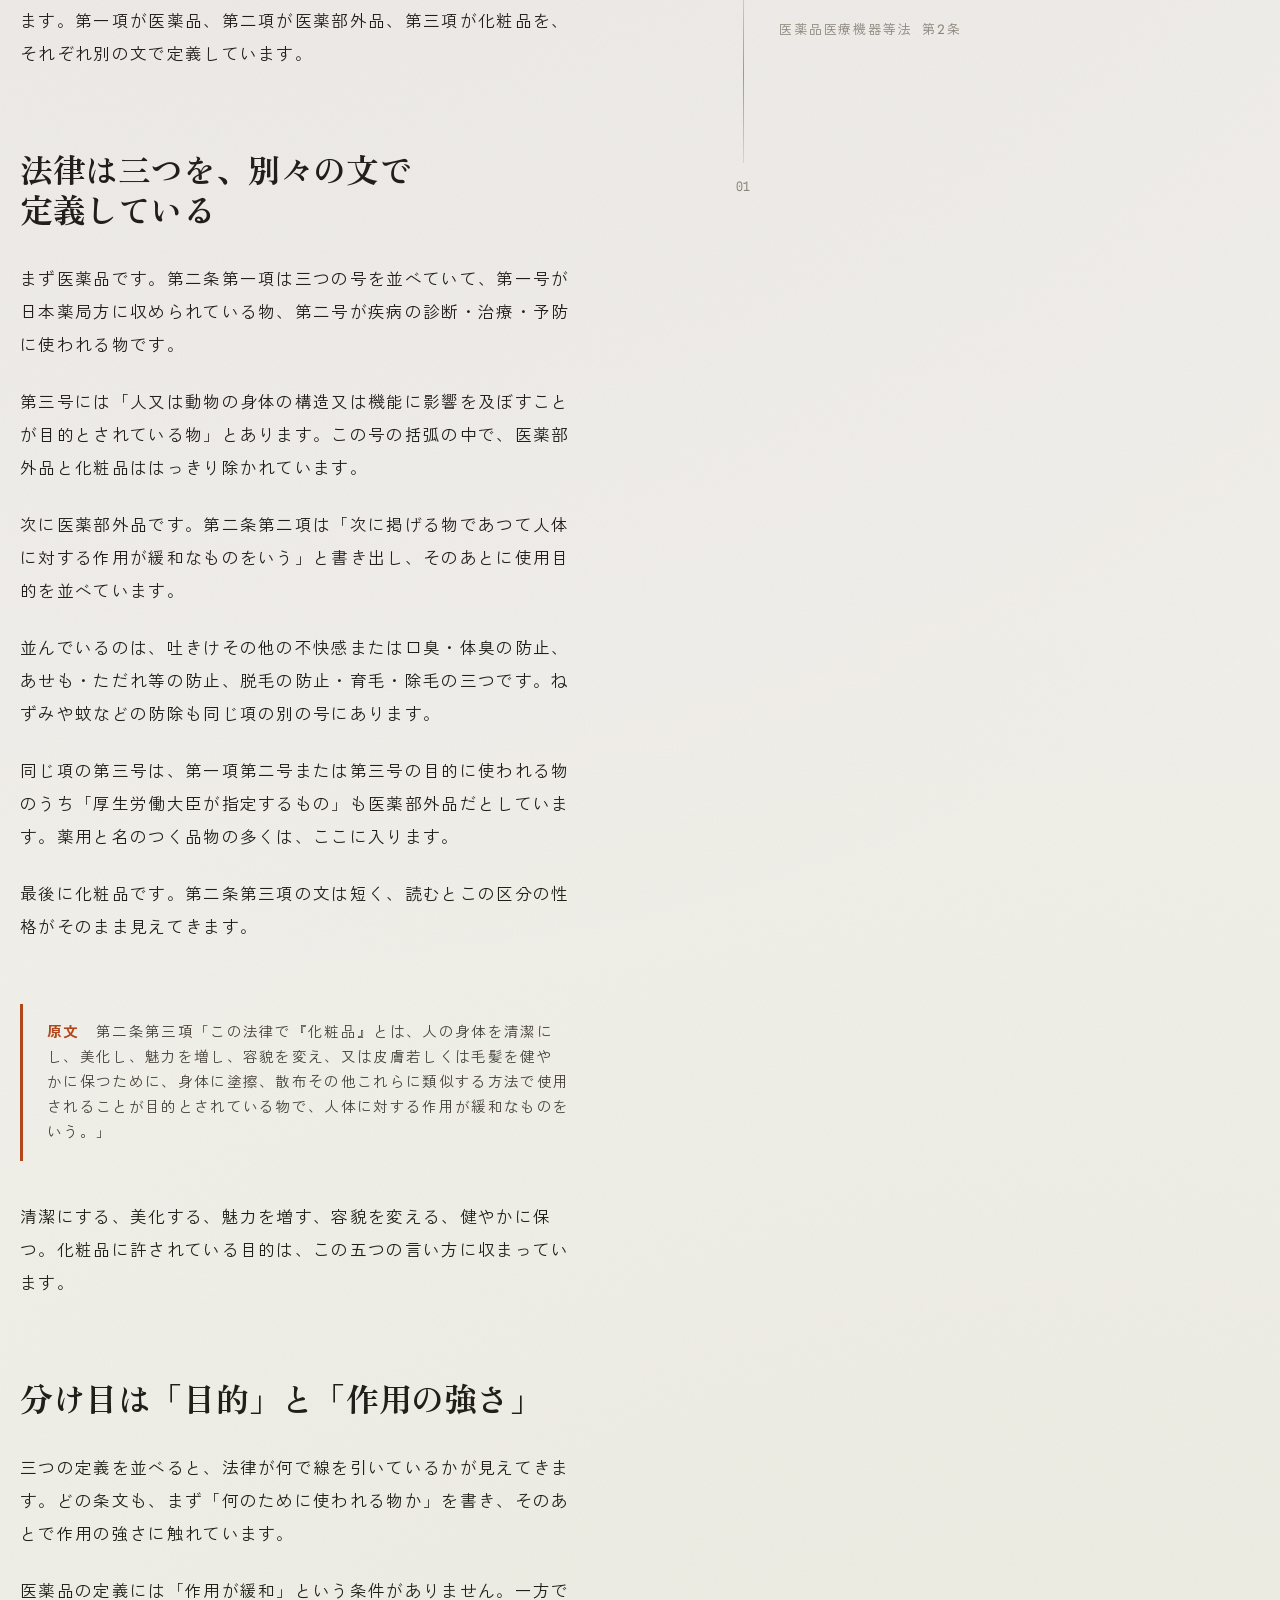
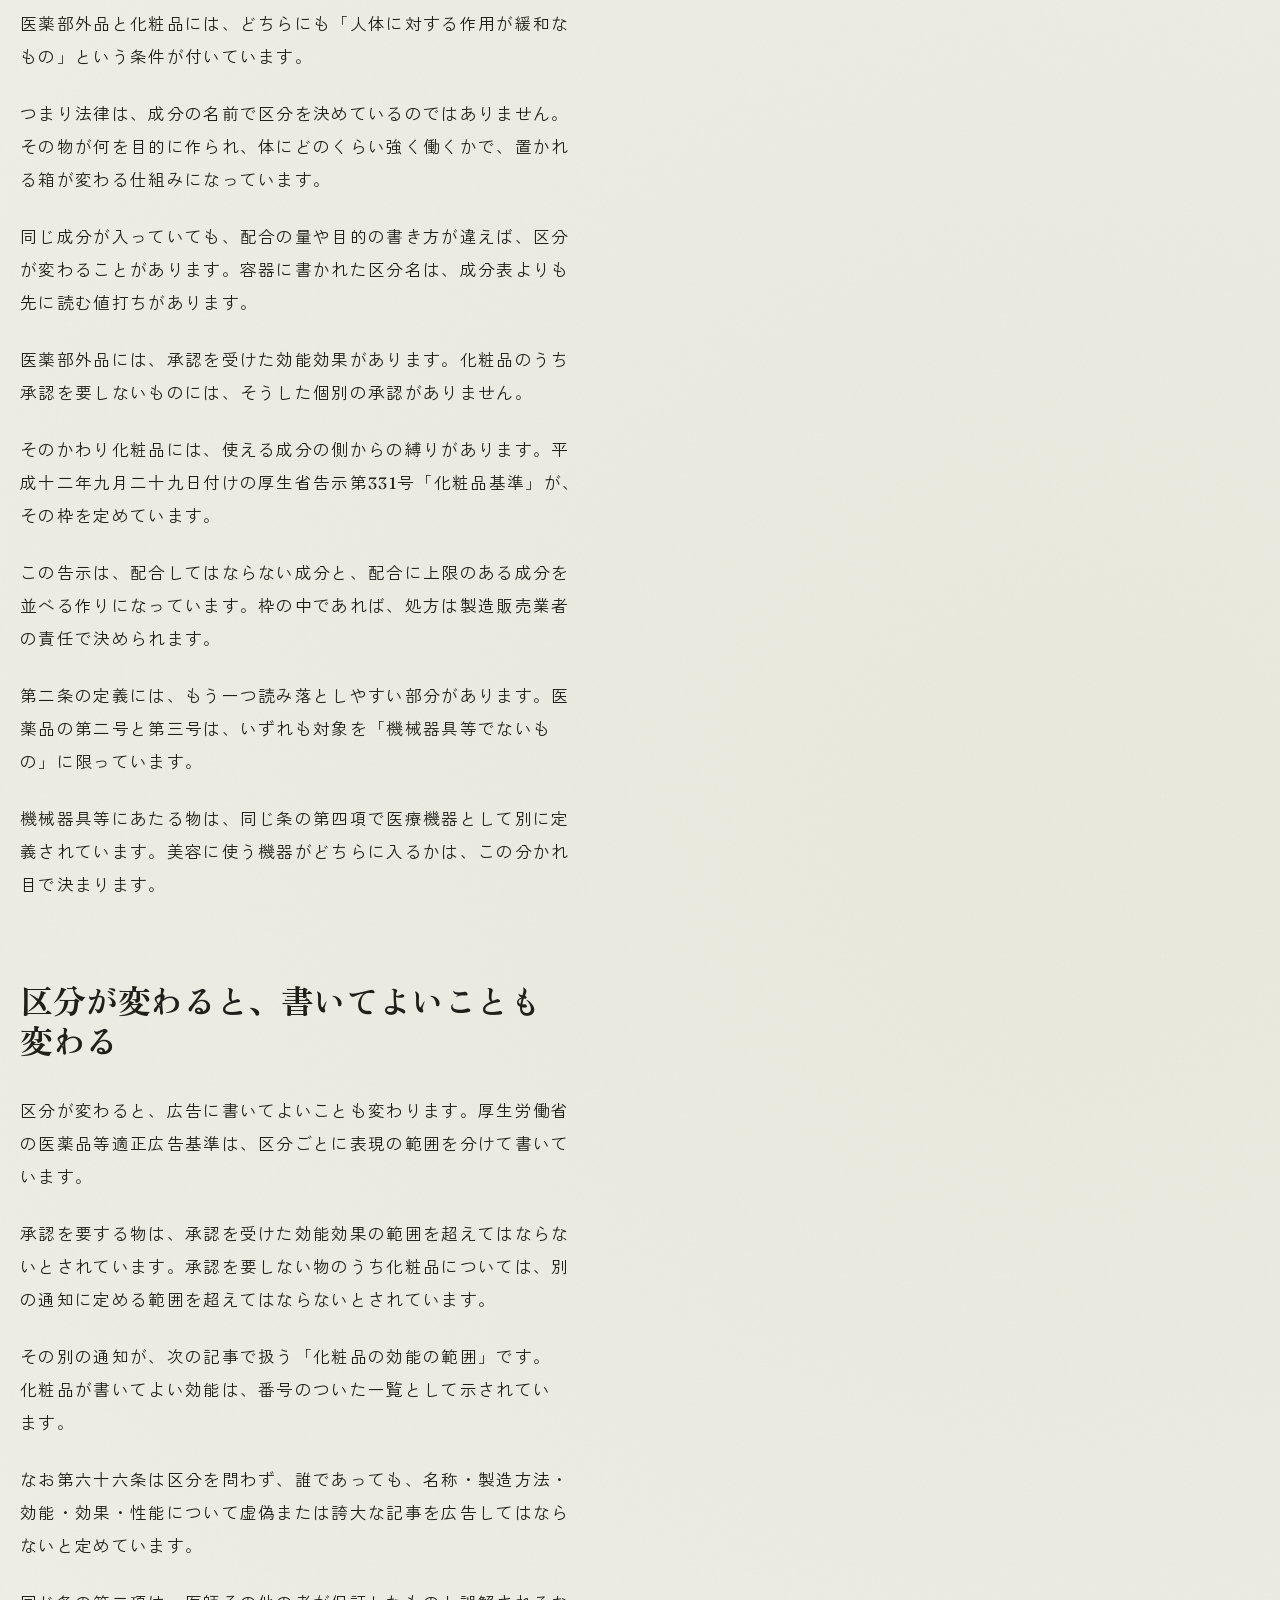
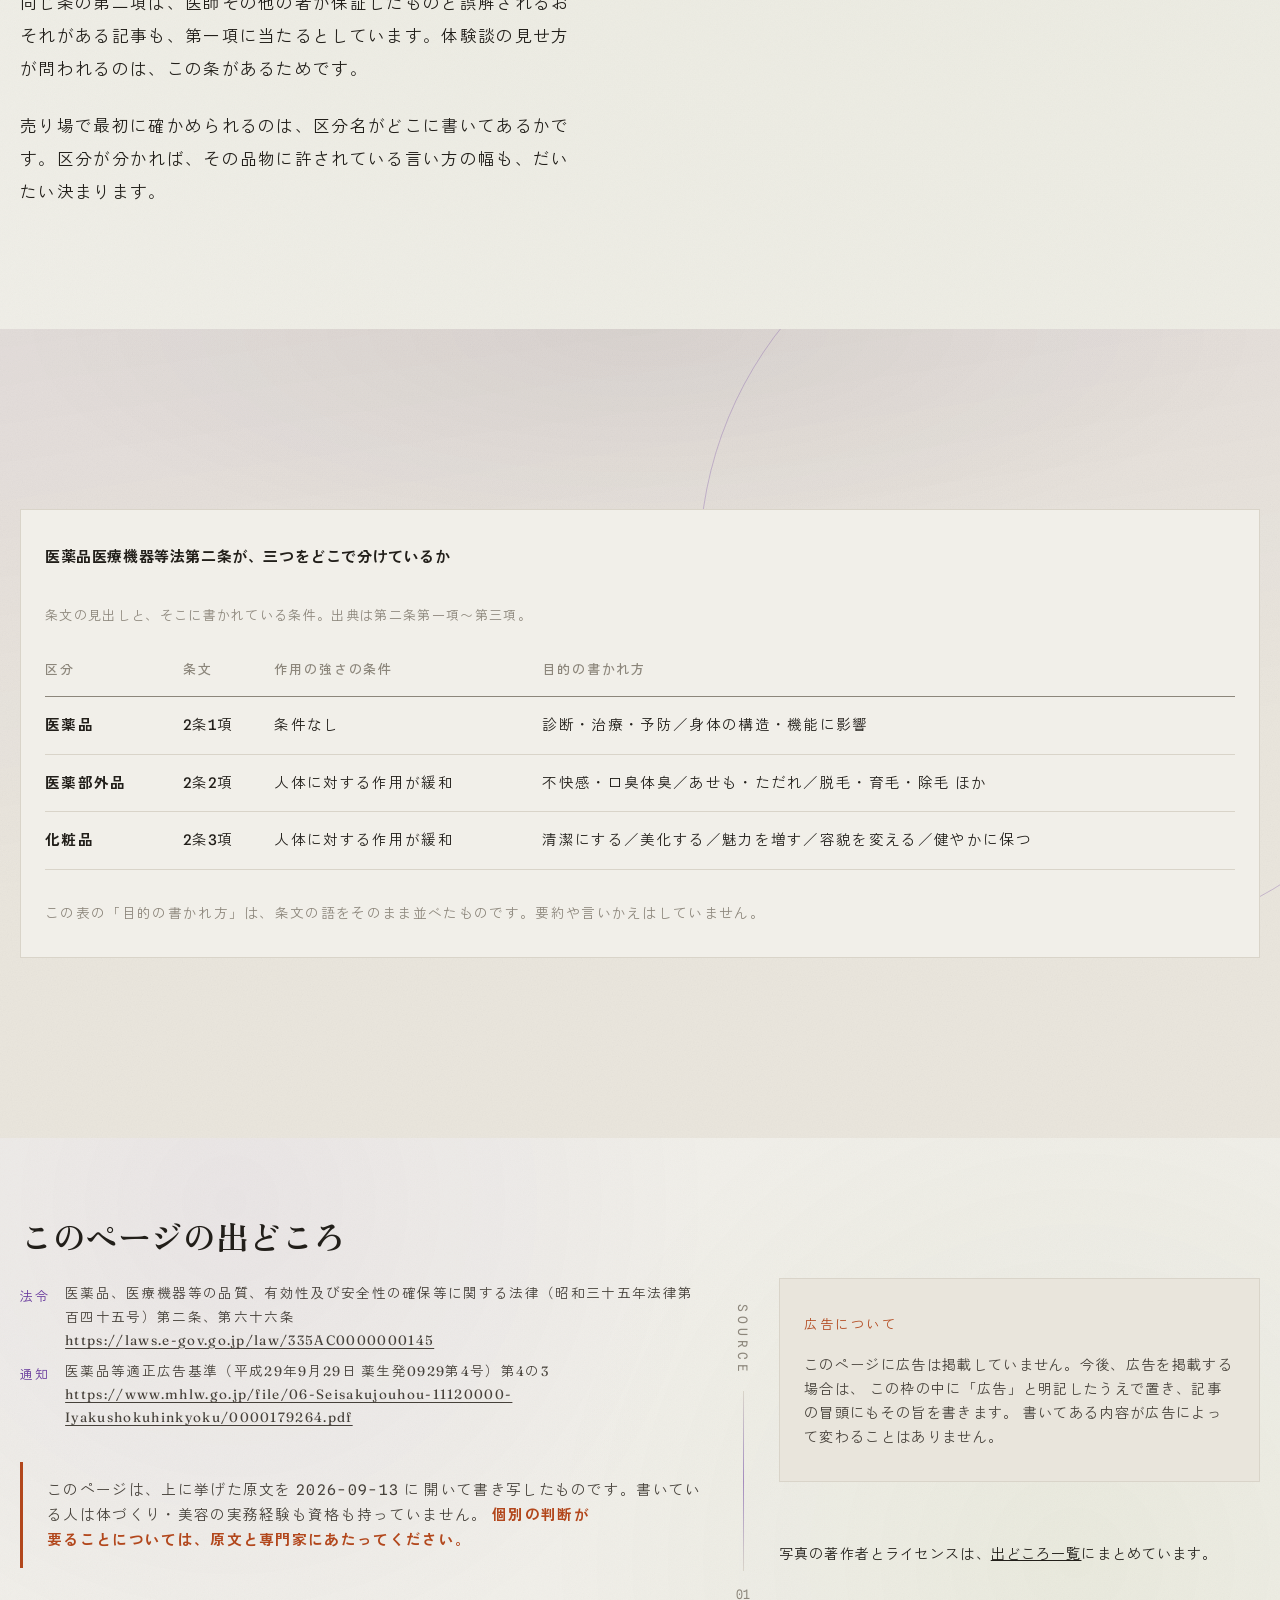
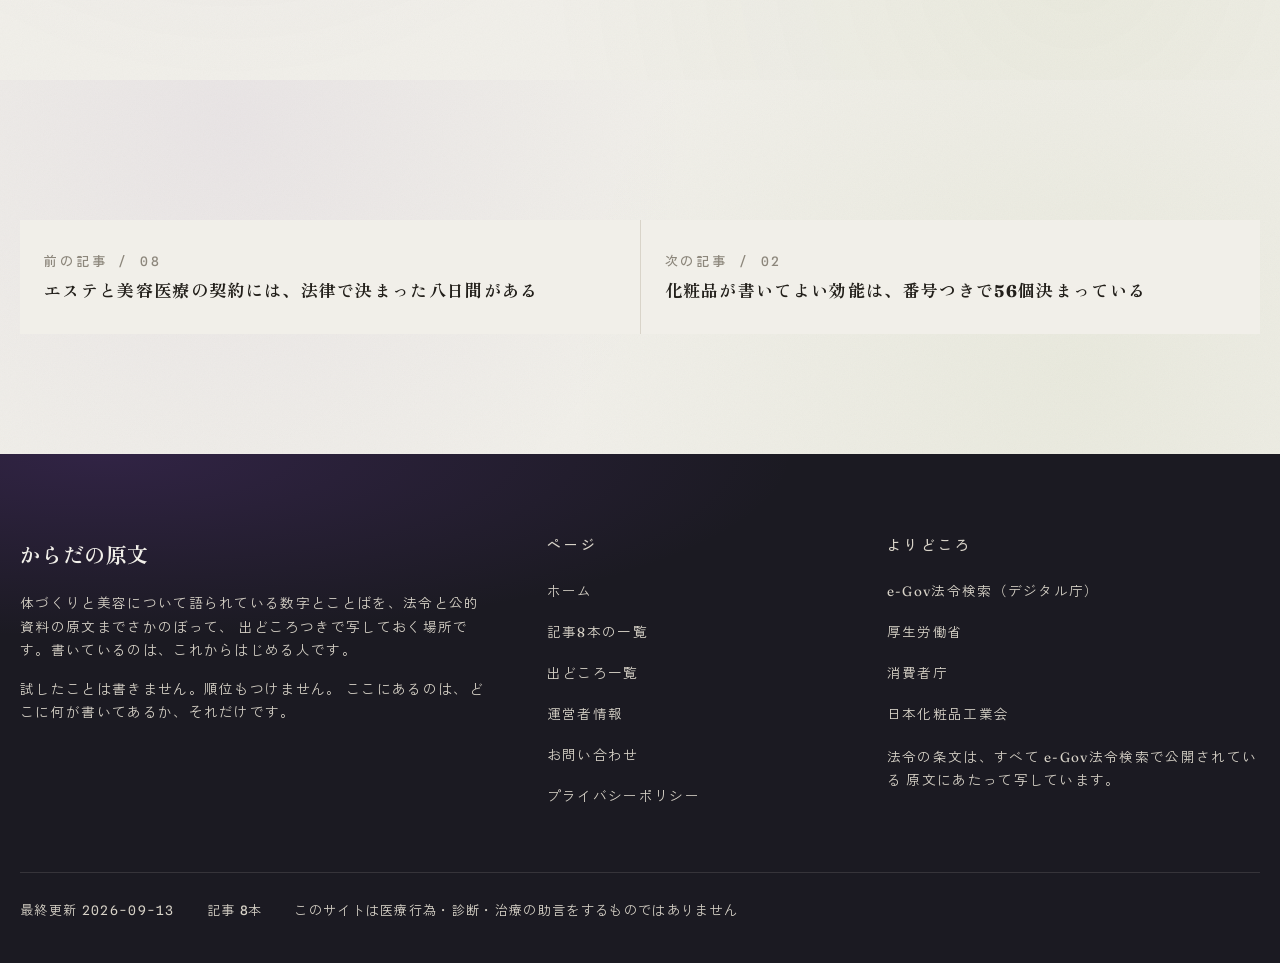
<file: kiji-01.html>
<!doctype html>
<html lang="ja">
<head>
<meta charset="utf-8">
<meta name="viewport" content="width=device-width,initial-scale=1">
<title>「化粧品」と「医薬部外品」と「医薬品」は、法律のどこで分かれているのか｜からだの原文</title>
<meta name="description" content="売り場では同じ棚に並んでいても、法律は三つを別の名前で呼び分けています。分け目は成分ではなく、「何を目的として使われる物か」と「人体に対する作用が緩和かどうか」の二つです。">
<meta name="color-scheme" content="light">
<link rel="canonical" href="https://karada-genbun.com/kiji-01.html">
<link rel="icon" href="favicon.svg" type="image/svg+xml">
<meta property="og:type" content="article">
<meta property="og:site_name" content="からだの原文">
<meta property="og:locale" content="ja_JP">
<meta property="og:title" content="「化粧品」と「医薬部外品」と「医薬品」は、法律のどこで分かれているのか｜からだの原文">
<meta property="og:description" content="売り場では同じ棚に並んでいても、法律は三つを別の名前で呼び分けています。分け目は成分ではなく、「何を目的として使われる物か」と「人体に対する作用が緩和かどうか」の二つです。">
<meta property="og:url" content="https://karada-genbun.com/kiji-01.html">
<meta property="og:image" content="https://karada-genbun.com/ogp.png">
<meta property="og:image:width" content="1200">
<meta property="og:image:height" content="630">
<meta name="twitter:card" content="summary_large_image">
<link rel="preconnect" href="https://fonts.googleapis.com">
<link rel="preconnect" href="https://fonts.gstatic.com" crossorigin>
<link rel="stylesheet" href="https://fonts.googleapis.com/css2?family=Fraunces:opsz,wght,SOFT,WONK@9..144,300..900,0..100,0..1&family=Spline+Sans+Mono:wght@400;500&family=Zen+Kaku+Gothic+Antique:wght@400;500;700&family=Zen+Old+Mincho:wght@400;700&display=swap">
<link rel="stylesheet" href="assets/style.css">
</head>
<body>
<a class="tobu" href="#main">本文へ飛ぶ</a>
<i class="susumi" aria-hidden="true"></i>
<header class="head">
 <div class="wrap head__in">
  <a class="head__na" href="index.html">からだの原文<span class="en">KARADA NO GENBUN</span></a>
  <nav class="nav" aria-label="サイト内">
      <a href="index.html">ホーム</a>
      <a href="index.html#kiji">記事8本</a>
      <a href="shiryo.html">出どころ一覧</a>
      <a href="unei.html">運営者情報</a>
      <a href="toiawase.html">お問い合わせ</a>
      <a href="privacy.html">プライバシーポリシー</a>
  </nav>
 </div>
</header>
<main id="main">
<!-- 広告の枠：いまは空。掲載することになったら、ここに「広告」と明記して置く -->
<p class="kaiji"><span><b>広告について</b>当サイトは広告を掲載していません。
 掲載することになったときは、その記事の冒頭と広告の枠に「広告を含みます」と明記します。</span></p>
<article class="band band--kami">
 <i class="band__ko" aria-hidden="true"></i>
 <div class="wrap">
  <div class="kiji__atama">
   <div class="shou">
    <div class="tate">ことばの線引き<span class="num">01</span></div>
    <div class="shou__ji" style="max-width:none">
     <div class="spread">
      <div class="hidari">
       <h1 class="t-h1" data-rv><span class="w">「化粧品」と</span><span class="w">「医薬部外品」と</span><span class="w">「医薬品」は、</span><span class="w">法律のどこで</span><span class="w">分かれているのか</span></h1>
       <p class="t-lede" data-rv data-okure="2" style="margin-block-start:24px;max-width:30em">売り場では同じ棚に並んでいても、法律は三つを別の名前で呼び分けています。分け目は成分ではなく、「何を目的として使われる物か」と「人体に対する作用が緩和かどうか」の二つです。</p>
      </div>
      <div class="nodo" aria-hidden="true">
       <div class="nodo__hashira"><span class="nodo__ji">KARADA NO GENBUN</span><span class="nodo__sen"></span>
        <span class="nodo__ji"><span class="num">01</span></span></div>
      </div>
      <div class="migi" data-rv data-okure="4">
       <div class="moto">
        <p class="t-label">もとになった資料</p>
        <dl>
         <dt>資料</dt><dd>医薬品、医療機器等の品質、有効性及び安全性の確保等に関する法律（昭和三十五年法律第百四十五号）第二条、第六十六条</dd>
         <dt>写した日</dt><dd><time datetime="2026-09-13">2026-09-13</time></dd>
         <dt>立場</dt><dd>体づくり・美容の資格も実務経験もない書き手が、原文を写しています</dd>
        </dl>
        <span class="in moto__in" aria-hidden="true">写す<br>だけ</span>
        <p class="bunsu"><b>01</b> / 08　ことばの線引き</p>
       </div>
      </div>
     </div>
    </div>
   </div>
   <figure class="kiji__pic kiji__pic--zen" data-hira>
    <img src="assets/img/k01_900.jpg" srcset="assets/img/k01_480.jpg 480w, assets/img/k01_900.jpg 900w, assets/img/k01_1600.jpg 1600w" sizes="(max-width:900px) 100vw, 1240px" width="1920" height="1440" alt="中身の名前が貼られた、薬局用のガラスびん" loading="lazy" decoding="async">
   </figure>
   <p class="kiji__cap">写真：Bottle, apothecary (AM 629318-6).jpg ／ 不明 ／ CC BY 4.0 （<a href="https://commons.wikimedia.org/wiki/File:Bottle,_apothecary_(AM_629318-6).jpg" rel="noopener">Wikimedia Commons</a>）</p>
  </div>

  <div class="spread spread--tsuisu">
   <div class="hidari honbun stack">

<p class="t-body">体づくりや美容の売り場では、よく似た形の容器がとなりあって並んでいます。けれども法律の上では、それらは別々の名前で呼び分けられています。</p>
<p class="t-body">呼び分けの正体は、医薬品医療機器等法という法律の第二条にあります。第一項が医薬品、第二項が医薬部外品、第三項が化粧品を、それぞれ別の文で定義しています。</p>

<h2 class="t-h2" id="a"><span class="w">法律は</span><span class="w">三つを、</span><span class="w">別々の文で</span><span class="w">定義している</span></h2>
<p class="t-body">まず医薬品です。第二条第一項は三つの号を並べていて、第一号が日本薬局方に収められている物、第二号が疾病の診断・治療・予防に使われる物です。</p>
<p class="t-body">第三号には「人又は動物の身体の構造又は機能に影響を及ぼすことが目的とされている物」とあります。この号の括弧の中で、医薬部外品と化粧品ははっきり除かれています。</p>
<p class="t-body">次に医薬部外品です。第二条第二項は「次に掲げる物であつて人体に対する作用が緩和なものをいう」と書き出し、そのあとに使用目的を並べています。</p>
<p class="t-body">並んでいるのは、吐きけその他の不快感または口臭・体臭の防止、あせも・ただれ等の防止、脱毛の防止・育毛・除毛の三つです。ねずみや蚊などの防除も同じ項の別の号にあります。</p>
<p class="t-body">同じ項の第三号は、第一項第二号または第三号の目的に使われる物のうち「厚生労働大臣が指定するもの」も医薬部外品だとしています。薬用と名のつく品物の多くは、ここに入ります。</p>
<p class="t-body">最後に化粧品です。第二条第三項の文は短く、読むとこの区分の性格がそのまま見えてきます。</p>
<div class="note"><b>原文</b>　第二条第三項「この法律で『化粧品』とは、人の身体を清潔にし、美化し、魅力を増し、容貌を変え、又は皮膚若しくは毛髪を健やかに保つために、身体に塗擦、散布その他これらに類似する方法で使用されることが目的とされている物で、人体に対する作用が緩和なものをいう。」</div>
<p class="t-body">清潔にする、美化する、魅力を増す、容貌を変える、健やかに保つ。化粧品に許されている目的は、この五つの言い方に収まっています。</p>

<h2 class="t-h2" id="b"><span class="w">分け目は</span><span class="w">「目的」と</span><span class="w">「作用の強さ」</span></h2>
<p class="t-body">三つの定義を並べると、法律が何で線を引いているかが見えてきます。どの条文も、まず「何のために使われる物か」を書き、そのあとで作用の強さに触れています。</p>
<p class="t-body">医薬品の定義には「作用が緩和」という条件がありません。一方で医薬部外品と化粧品には、どちらにも「人体に対する作用が緩和なもの」という条件が付いています。</p>
<p class="t-body">つまり法律は、成分の名前で区分を決めているのではありません。その物が何を目的に作られ、体にどのくらい強く働くかで、置かれる箱が変わる仕組みになっています。</p>
<p class="t-body">同じ成分が入っていても、配合の量や目的の書き方が違えば、区分が変わることがあります。容器に書かれた区分名は、成分表よりも先に読む値打ちがあります。</p>
<p class="t-body">医薬部外品には、承認を受けた効能効果があります。化粧品のうち承認を要しないものには、そうした個別の承認がありません。</p>
<p class="t-body">そのかわり化粧品には、使える成分の側からの縛りがあります。平成十二年九月二十九日付けの厚生省告示第331号「化粧品基準」が、その枠を定めています。</p>
<p class="t-body">この告示は、配合してはならない成分と、配合に上限のある成分を並べる作りになっています。枠の中であれば、処方は製造販売業者の責任で決められます。</p>
<p class="t-body">第二条の定義には、もう一つ読み落としやすい部分があります。医薬品の第二号と第三号は、いずれも対象を「機械器具等でないもの」に限っています。</p>
<p class="t-body">機械器具等にあたる物は、同じ条の第四項で医療機器として別に定義されています。美容に使う機器がどちらに入るかは、この分かれ目で決まります。</p>

<h2 class="t-h2" id="c"><span class="w">区分が</span><span class="w">変わると、</span><span class="w">書いてよいことも</span><span class="w">変わる</span></h2>
<p class="t-body">区分が変わると、広告に書いてよいことも変わります。厚生労働省の医薬品等適正広告基準は、区分ごとに表現の範囲を分けて書いています。</p>
<p class="t-body">承認を要する物は、承認を受けた効能効果の範囲を超えてはならないとされています。承認を要しない物のうち化粧品については、別の通知に定める範囲を超えてはならないとされています。</p>
<p class="t-body">その別の通知が、次の記事で扱う「化粧品の効能の範囲」です。化粧品が書いてよい効能は、番号のついた一覧として示されています。</p>
<p class="t-body">なお第六十六条は区分を問わず、誰であっても、名称・製造方法・効能・効果・性能について虚偽または誇大な記事を広告してはならないと定めています。</p>
<p class="t-body">同じ条の第二項は、医師その他の者が保証したものと誤解されるおそれがある記事も、第一項に当たるとしています。体験談の見せ方が問われるのは、この条があるためです。</p>
<p class="t-body">売り場で最初に確かめられるのは、区分名がどこに書いてあるかです。区分が分かれば、その品物に許されている言い方の幅も、だいたい決まります。</p>

   </div>
   <div class="nodo" aria-hidden="true">
    <div class="nodo__hashira">
     <span class="nodo__ji">ことばの線引き</span>
     <span class="nodo__sen"></span>
     <span class="nodo__ji"><span class="num">01</span></span>
    </div>
   </div>
   <div class="migi">
    <div class="migi__in">
     <nav class="mokuji mokuji--tate" aria-label="この記事の中身">
      <span class="t-label">この記事の中身</span>
     <a href="#a">法律は三つを、別々の文で定義している</a>
     <a href="#b">分け目は「目的」と「作用の強さ」</a>
     <a href="#c">区分が変わると、書いてよいことも変わる</a>
     </nav>
     <p class="bunsu" style="margin-block-start:24px">医薬品医療機器等法 第2条</p>
    </div>
   </div>
  </div>
 </div>
</article>

<section class="band band--usu" aria-label="この記事の図">
 <i class="band__ko" aria-hidden="true"></i>
 <div class="wrap">
  
<div class="zu" data-zu>
 <div class="zu__waku">
  <div class="zu__ttl"><span class="w">医薬品医療機器等法</span><span class="w">第二条が、</span><span class="w">三つを</span><span class="w">どこで</span><span class="w">分けているか</span></div>
  <table class="hyo">
   <caption>条文の見出しと、そこに書かれている条件。出典は第二条第一項〜第三項。</caption>
   <thead><tr><th>区分</th><th>条文</th><th>作用の強さの条件</th><th>目的の書かれ方</th></tr></thead>
   <tbody>
    <tr><th>医薬品</th><td><span class="n">2</span>条<span class="n">1</span>項</td>
        <td>条件なし</td><td>診断・治療・予防／身体の構造・機能に影響</td></tr>
    <tr><th>医薬部外品</th><td><span class="n">2</span>条<span class="n">2</span>項</td>
        <td>人体に対する作用が緩和</td><td>不快感・口臭体臭／あせも・ただれ／脱毛・育毛・除毛 ほか</td></tr>
    <tr><th>化粧品</th><td><span class="n">2</span>条<span class="n">3</span>項</td>
        <td>人体に対する作用が緩和</td><td>清潔にする／美化する／魅力を増す／容貌を変える／健やかに保つ</td></tr>
   </tbody>
  </table>
  <p class="zu__cap">この表の「目的の書かれ方」は、条文の語をそのまま並べたものです。要約や言いかえはしていません。</p>
 </div>
</div>
 </div>
</section>

<section class="band band--kami" style="padding-block:80px">
 <div class="wrap">
  <div class="spread">
   <div class="hidari">
    <h2 class="t-h2"><span class="w">この</span><span class="w">ページの</span><span class="w">出どころ</span></h2>
    <ul class="src">
   <li><span class="tag">法令</span><span>医薬品、医療機器等の品質、有効性及び安全性の確保等に関する法律（昭和三十五年法律第百四十五号）第二条、第六十六条<br><a href="https://laws.e-gov.go.jp/law/335AC0000000145" rel="noopener">https://laws.e-gov.go.jp/law/335AC0000000145</a></span></li>
   <li><span class="tag">通知</span><span>医薬品等適正広告基準（平成29年9月29日 薬生発0929第4号）第4の3<br><a href="https://www.mhlw.go.jp/file/06-Seisakujouhou-11120000-Iyakushokuhinkyoku/0000179264.pdf" rel="noopener">https://www.mhlw.go.jp/file/06-Seisakujouhou-11120000-Iyakushokuhinkyoku/0000179264.pdf</a></span></li>
  </ul>
    <div class="note">このページは、上に挙げた原文を <time datetime="2026-09-13">2026-09-13</time> に
     開いて書き写したものです。書いている人は体づくり・美容の実務経験も資格も持っていません。
     <b><span class="w">個別の判断が</span><span class="w">要ることについては、</span><span class="w">原文と</span><span class="w">専門家に</span><span class="w">あたってください。</span></b></div>
   </div>
   <div class="nodo" aria-hidden="true">
    <div class="nodo__hashira"><span class="nodo__ji">SOURCE</span><span class="nodo__sen"></span>
     <span class="nodo__ji"><span class="num">01</span></span></div>
   </div>
   <div class="migi">
    <!-- 広告の枠 -->
  <div class="koukoku ad" id="koukoku" data-ad="empty">
   <div class="koukoku__ji">広告について</div>
   <div class="koukoku__t">このページに広告は掲載していません。今後、広告を掲載する場合は、
    この枠の中に「広告」と明記したうえで置き、記事の冒頭にもその旨を書きます。
    書いてある内容が広告によって変わることはありません。</div>
  </div>
    <p class="t-body" style="font-size:14px;line-height:1.8">
     写真の著作者とライセンスは、<a href="shiryo.html">出どころ一覧</a>にまとめています。</p>
   </div>
  </div>
 </div>
</section>

<section class="band band--kami" style="padding-block:60px 120px">
 <div class="wrap">
  <nav class="tsugi" aria-label="ほかの記事">
   <a href="kiji-08.html"><span class="t-label">前の記事 / 08</span>
    <strong><span class="w">エステと</span><span class="w">美容医療の</span><span class="w">契約には、</span><span class="w">法律で</span><span class="w">決まった</span><span class="w">八日間が</span><span class="w">ある</span></strong></a>
   <a href="kiji-02.html"><span class="t-label">次の記事 / 02</span>
    <strong><span class="w">化粧品が</span><span class="w">書いてよい</span><span class="w">効能は、</span><span class="w">番号つきで</span><span class="w">56個</span><span class="w">決まっている</span></strong></a>
  </nav>
 </div>
</section>
</main>
<footer class="foot">
 <div class="wrap">
  <div class="foot__in">
   <div>
    <h2>からだの原文</h2>
    <p>体づくりと美容について語られている数字とことばを、法令と公的資料の原文までさかのぼって、
       出どころつきで写しておく場所です。書いているのは、これからはじめる人です。</p>
    <p style="margin-block-start:16px">試したことは書きません。順位もつけません。
       ここにあるのは、どこに何が書いてあるか、それだけです。</p>
   </div>
   <div>
    <p class="t-label" style="margin-block-end:16px">ページ</p>
    <ul>
     <li><a href="index.html">ホーム</a></li>
     <li><a href="index.html#kiji">記事8本の一覧</a></li>
     <li><a href="shiryo.html">出どころ一覧</a></li>
     <li><a href="unei.html">運営者情報</a></li>
     <li><a href="toiawase.html">お問い合わせ</a></li>
     <li><a href="privacy.html">プライバシーポリシー</a></li>
    </ul>
   </div>
   <div>
    <p class="t-label" style="margin-block-end:16px">よりどころ</p>
    <ul>
     <li><a href="https://laws.e-gov.go.jp/" rel="noopener">e-Gov法令検索（デジタル庁）</a></li>
     <li><a href="https://www.mhlw.go.jp/" rel="noopener">厚生労働省</a></li>
     <li><a href="https://www.caa.go.jp/" rel="noopener">消費者庁</a></li>
     <li><a href="https://www.jcia.org/" rel="noopener">日本化粧品工業会</a></li>
    </ul>
    <p style="margin-block-start:16px">法令の条文は、すべて e-Gov法令検索で公開されている
       原文にあたって写しています。</p>
   </div>
  </div>
  <div class="foot__shita">
   <span>最終更新 <time datetime="2026-09-13">2026-09-13</time></span>
   <span>記事 <span class="n">8</span>本</span>
   <span>このサイトは医療行為・診断・治療の助言をするものではありません</span>
  </div>
 </div>
</footer>
<script src="assets/app.js"></script>
</body>
</html>
</file>
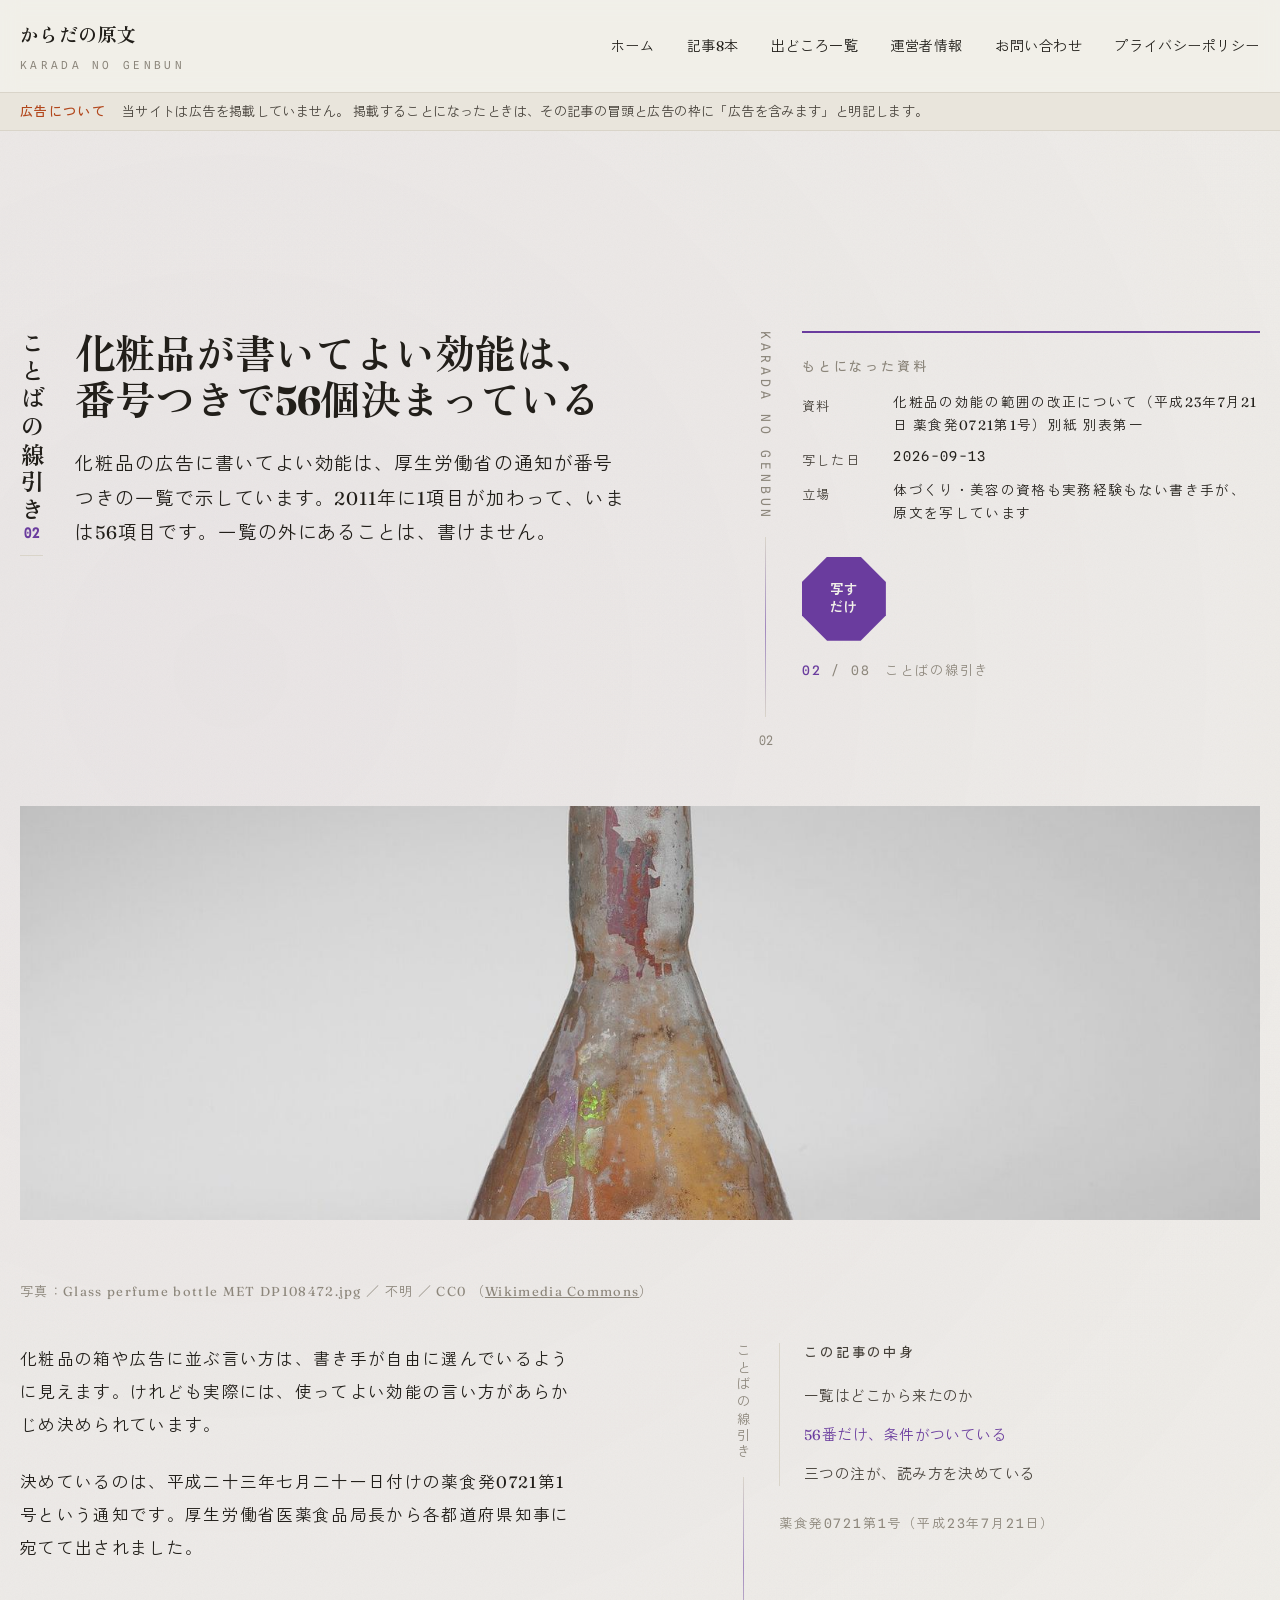
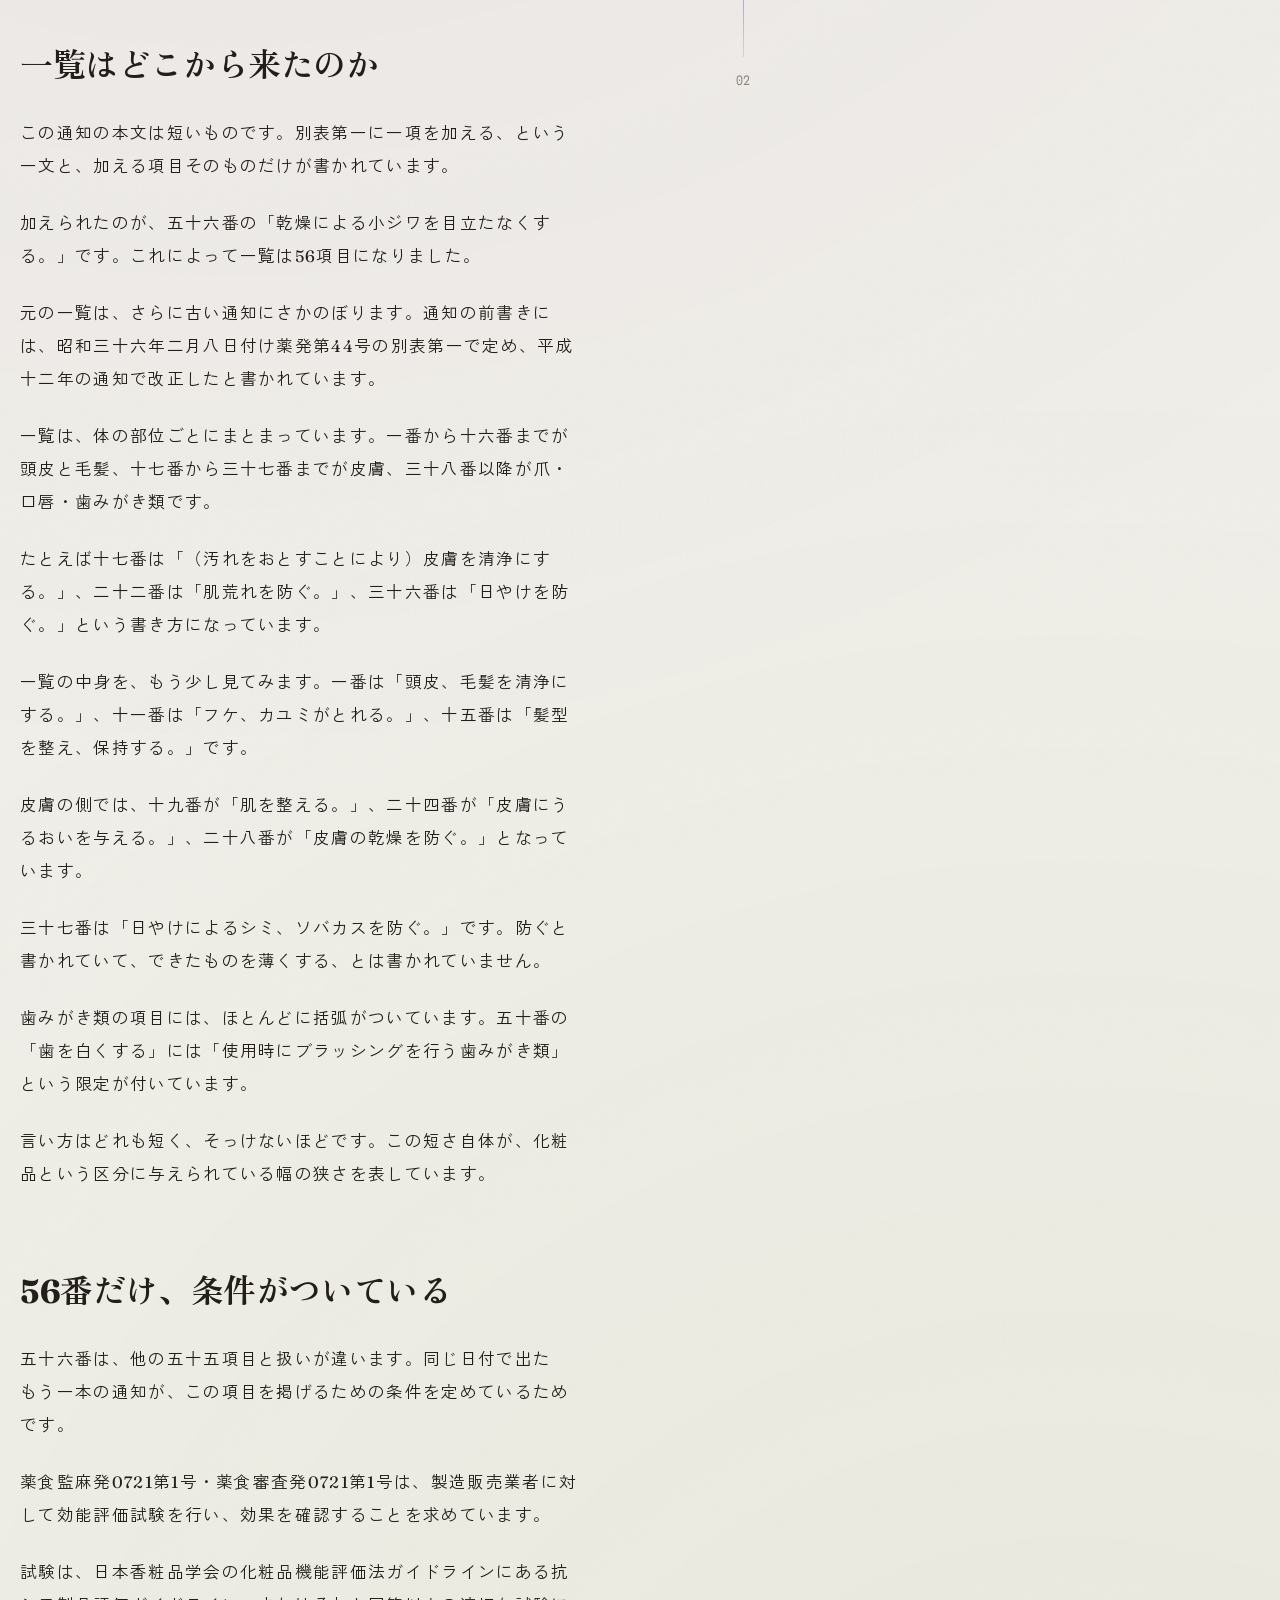
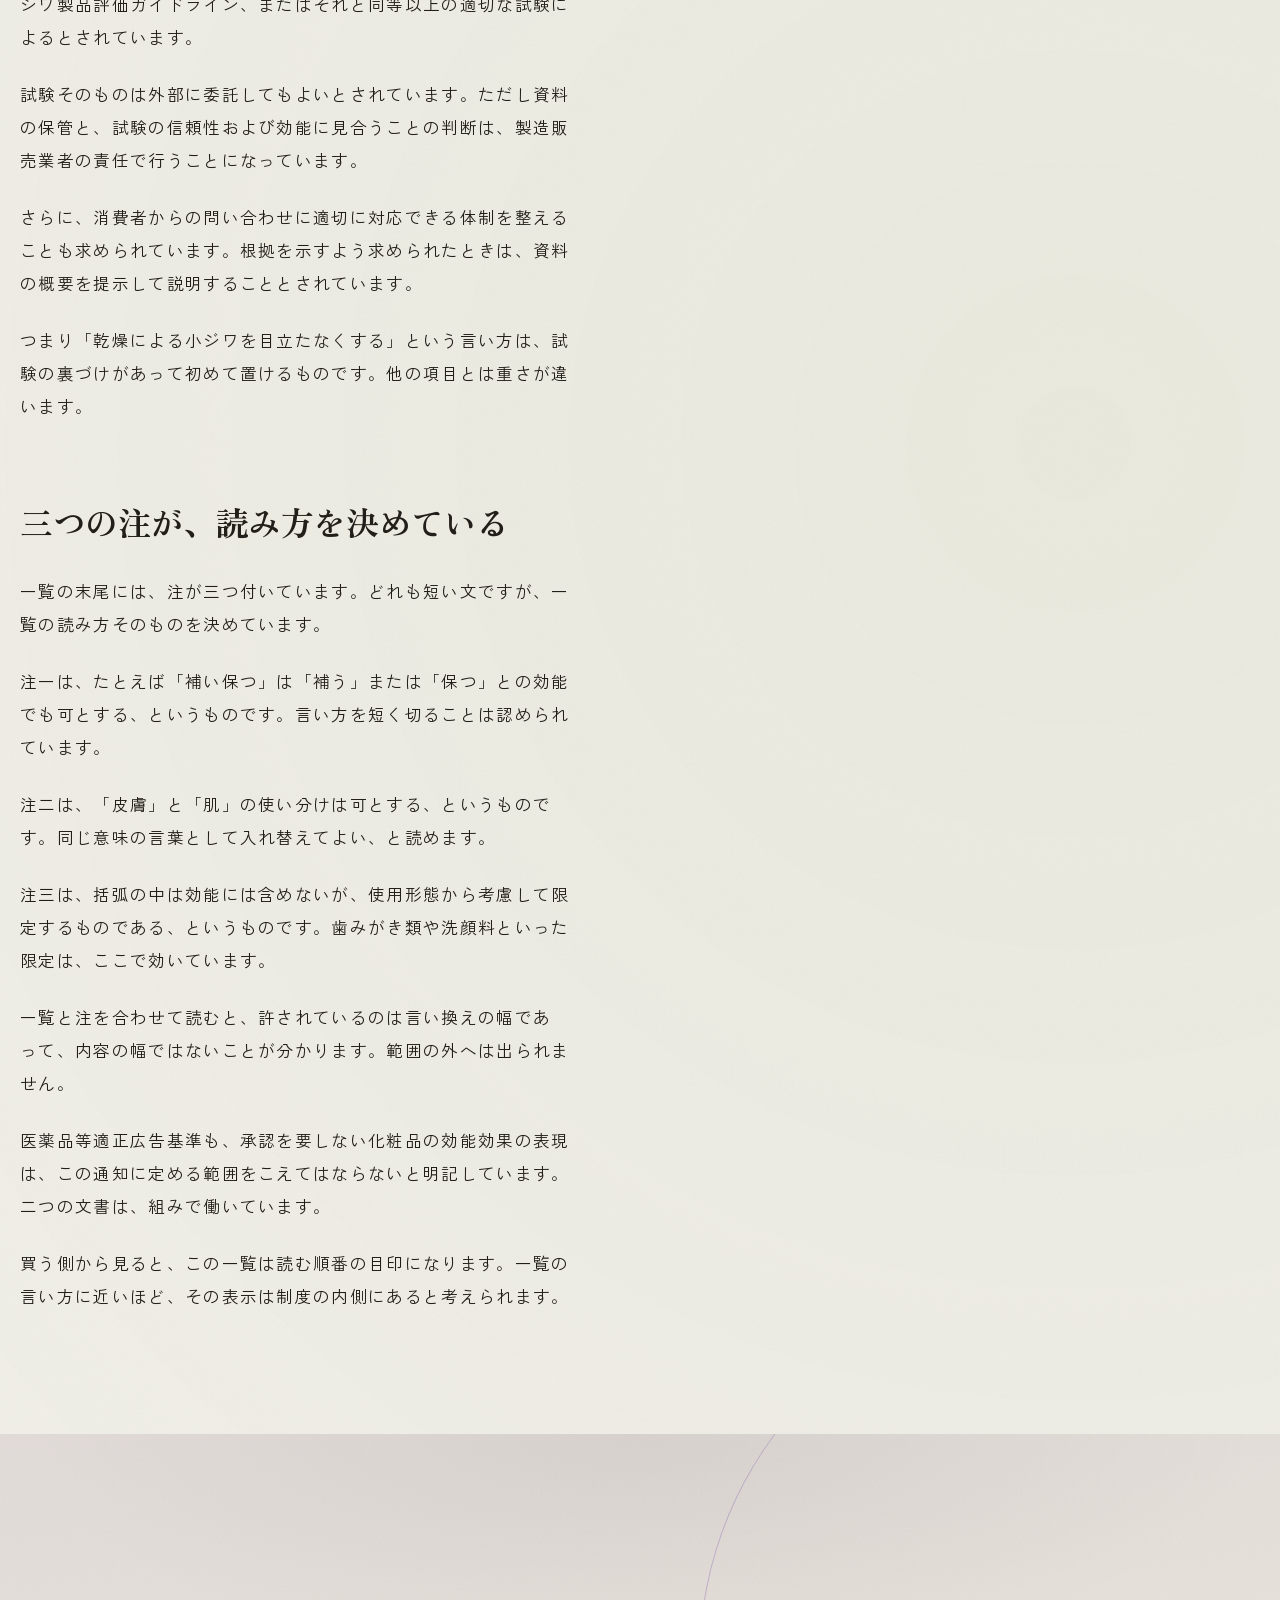
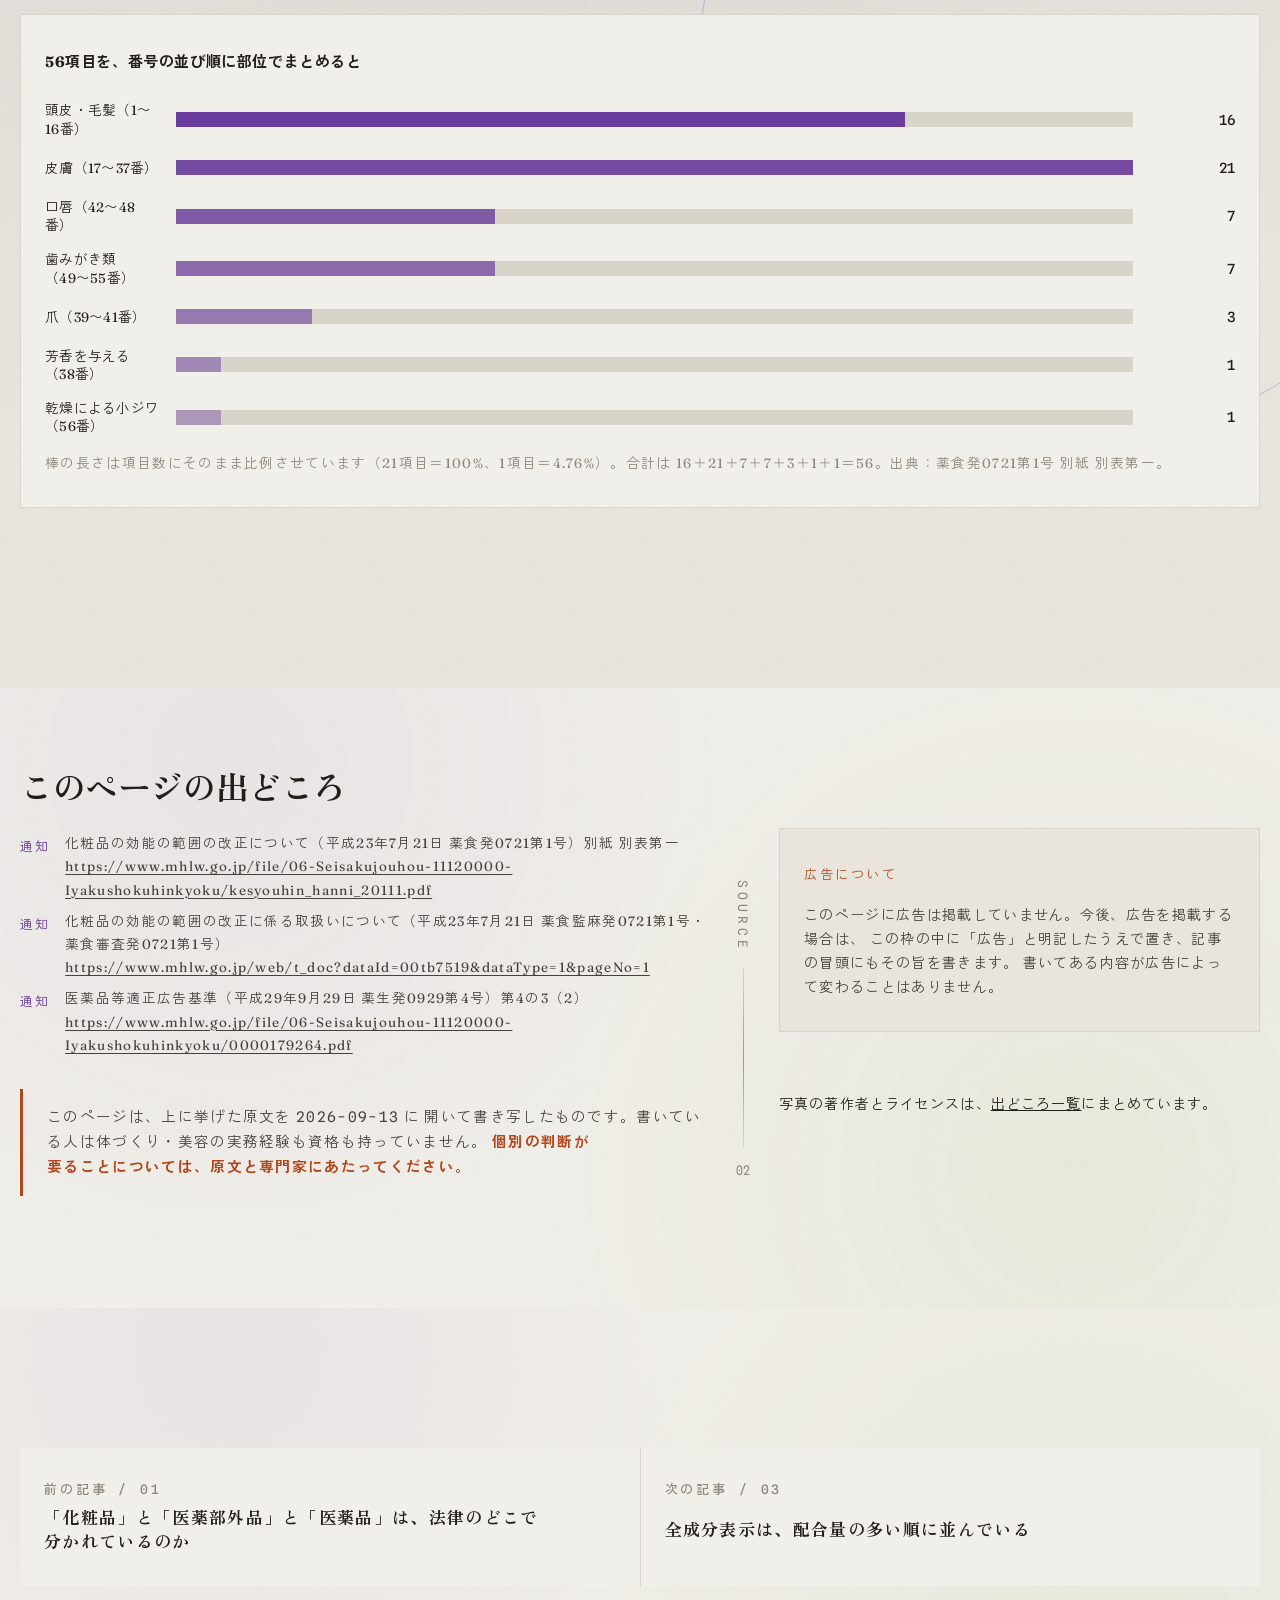
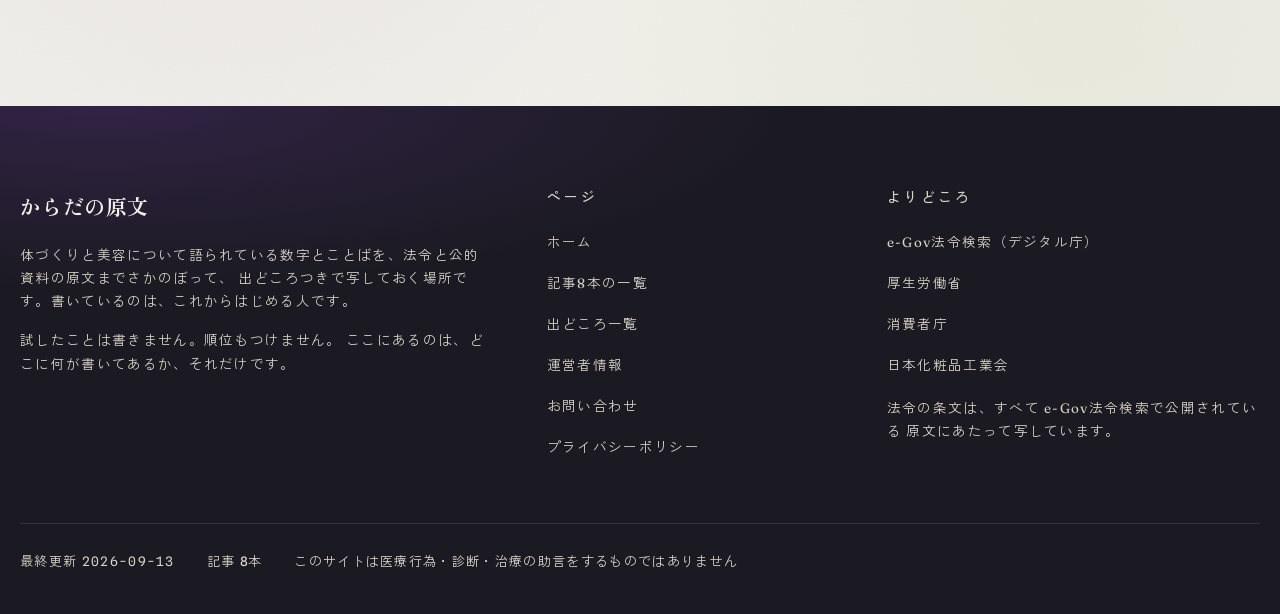
<file: kiji-02.html>
<!doctype html>
<html lang="ja">
<head>
<meta charset="utf-8">
<meta name="viewport" content="width=device-width,initial-scale=1">
<title>化粧品が書いてよい効能は、番号つきで56個決まっている｜からだの原文</title>
<meta name="description" content="化粧品の広告に書いてよい効能は、厚生労働省の通知が番号つきの一覧で示しています。2011年に1項目が加わって、いまは56項目です。一覧の外にあることは、書けません。">
<meta name="color-scheme" content="light">
<link rel="canonical" href="https://karada-genbun.com/kiji-02.html">
<link rel="icon" href="favicon.svg" type="image/svg+xml">
<meta property="og:type" content="article">
<meta property="og:site_name" content="からだの原文">
<meta property="og:locale" content="ja_JP">
<meta property="og:title" content="化粧品が書いてよい効能は、番号つきで56個決まっている｜からだの原文">
<meta property="og:description" content="化粧品の広告に書いてよい効能は、厚生労働省の通知が番号つきの一覧で示しています。2011年に1項目が加わって、いまは56項目です。一覧の外にあることは、書けません。">
<meta property="og:url" content="https://karada-genbun.com/kiji-02.html">
<meta property="og:image" content="https://karada-genbun.com/ogp.png">
<meta property="og:image:width" content="1200">
<meta property="og:image:height" content="630">
<meta name="twitter:card" content="summary_large_image">
<link rel="preconnect" href="https://fonts.googleapis.com">
<link rel="preconnect" href="https://fonts.gstatic.com" crossorigin>
<link rel="stylesheet" href="https://fonts.googleapis.com/css2?family=Fraunces:opsz,wght,SOFT,WONK@9..144,300..900,0..100,0..1&family=Spline+Sans+Mono:wght@400;500&family=Zen+Kaku+Gothic+Antique:wght@400;500;700&family=Zen+Old+Mincho:wght@400;700&display=swap">
<link rel="stylesheet" href="assets/style.css">
</head>
<body>
<a class="tobu" href="#main">本文へ飛ぶ</a>
<i class="susumi" aria-hidden="true"></i>
<header class="head">
 <div class="wrap head__in">
  <a class="head__na" href="index.html">からだの原文<span class="en">KARADA NO GENBUN</span></a>
  <nav class="nav" aria-label="サイト内">
      <a href="index.html">ホーム</a>
      <a href="index.html#kiji">記事8本</a>
      <a href="shiryo.html">出どころ一覧</a>
      <a href="unei.html">運営者情報</a>
      <a href="toiawase.html">お問い合わせ</a>
      <a href="privacy.html">プライバシーポリシー</a>
  </nav>
 </div>
</header>
<main id="main">
<!-- 広告の枠：いまは空。掲載することになったら、ここに「広告」と明記して置く -->
<p class="kaiji"><span><b>広告について</b>当サイトは広告を掲載していません。
 掲載することになったときは、その記事の冒頭と広告の枠に「広告を含みます」と明記します。</span></p>
<article class="band band--kami">
 <i class="band__ko" aria-hidden="true"></i>
 <div class="wrap">
  <div class="kiji__atama">
   <div class="shou">
    <div class="tate">ことばの線引き<span class="num">02</span></div>
    <div class="shou__ji" style="max-width:none">
     <div class="spread">
      <div class="hidari">
       <h1 class="t-h1" data-rv><span class="w">化粧品が</span><span class="w">書いてよい</span><span class="w">効能は、</span><span class="w">番号つきで</span><span class="w">56個</span><span class="w">決まっている</span></h1>
       <p class="t-lede" data-rv data-okure="2" style="margin-block-start:24px;max-width:30em">化粧品の広告に書いてよい効能は、厚生労働省の通知が番号つきの一覧で示しています。2011年に1項目が加わって、いまは56項目です。一覧の外にあることは、書けません。</p>
      </div>
      <div class="nodo" aria-hidden="true">
       <div class="nodo__hashira"><span class="nodo__ji">KARADA NO GENBUN</span><span class="nodo__sen"></span>
        <span class="nodo__ji"><span class="num">02</span></span></div>
      </div>
      <div class="migi" data-rv data-okure="4">
       <div class="moto">
        <p class="t-label">もとになった資料</p>
        <dl>
         <dt>資料</dt><dd>化粧品の効能の範囲の改正について（平成23年7月21日 薬食発0721第1号）別紙 別表第一</dd>
         <dt>写した日</dt><dd><time datetime="2026-09-13">2026-09-13</time></dd>
         <dt>立場</dt><dd>体づくり・美容の資格も実務経験もない書き手が、原文を写しています</dd>
        </dl>
        <span class="in moto__in" aria-hidden="true">写す<br>だけ</span>
        <p class="bunsu"><b>02</b> / 08　ことばの線引き</p>
       </div>
      </div>
     </div>
    </div>
   </div>
   <figure class="kiji__pic kiji__pic--kata" data-hira>
    <img src="assets/img/k02_900.jpg" srcset="assets/img/k02_480.jpg 480w, assets/img/k02_900.jpg 900w, assets/img/k02_1600.jpg 1600w" sizes="(max-width:900px) 100vw, 1240px" width="1920" height="1920" alt="細い首のついた、古代のガラスの香水びん" loading="lazy" decoding="async">
   </figure>
   <p class="kiji__cap">写真：Glass perfume bottle MET DP108472.jpg ／ 不明 ／ CC0 （<a href="https://commons.wikimedia.org/wiki/File:Glass_perfume_bottle_MET_DP108472.jpg" rel="noopener">Wikimedia Commons</a>）</p>
  </div>

  <div class="spread spread--tsuisu">
   <div class="hidari honbun stack">

<p class="t-body">化粧品の箱や広告に並ぶ言い方は、書き手が自由に選んでいるように見えます。けれども実際には、使ってよい効能の言い方があらかじめ決められています。</p>
<p class="t-body">決めているのは、平成二十三年七月二十一日付けの薬食発0721第1号という通知です。厚生労働省医薬食品局長から各都道府県知事に宛てて出されました。</p>

<h2 class="t-h2" id="a"><span class="w">一覧は</span><span class="w">どこから</span><span class="w">来たのか</span></h2>
<p class="t-body">この通知の本文は短いものです。別表第一に一項を加える、という一文と、加える項目そのものだけが書かれています。</p>
<p class="t-body">加えられたのが、五十六番の「乾燥による小ジワを目立たなくする。」です。これによって一覧は56項目になりました。</p>
<p class="t-body">元の一覧は、さらに古い通知にさかのぼります。通知の前書きには、昭和三十六年二月八日付け薬発第44号の別表第一で定め、平成十二年の通知で改正したと書かれています。</p>
<p class="t-body">一覧は、体の部位ごとにまとまっています。一番から十六番までが頭皮と毛髪、十七番から三十七番までが皮膚、三十八番以降が爪・口唇・歯みがき類です。</p>
<p class="t-body">たとえば十七番は「（汚れをおとすことにより）皮膚を清浄にする。」、二十二番は「肌荒れを防ぐ。」、三十六番は「日やけを防ぐ。」という書き方になっています。</p>
<p class="t-body">一覧の中身を、もう少し見てみます。一番は「頭皮、毛髪を清浄にする。」、十一番は「フケ、カユミがとれる。」、十五番は「髪型を整え、保持する。」です。</p>
<p class="t-body">皮膚の側では、十九番が「肌を整える。」、二十四番が「皮膚にうるおいを与える。」、二十八番が「皮膚の乾燥を防ぐ。」となっています。</p>
<p class="t-body">三十七番は「日やけによるシミ、ソバカスを防ぐ。」です。防ぐと書かれていて、できたものを薄くする、とは書かれていません。</p>
<p class="t-body">歯みがき類の項目には、ほとんどに括弧がついています。五十番の「歯を白くする」には「使用時にブラッシングを行う歯みがき類」という限定が付いています。</p>
<p class="t-body">言い方はどれも短く、そっけないほどです。この短さ自体が、化粧品という区分に与えられている幅の狭さを表しています。</p>

<h2 class="t-h2" id="b"><span class="w">56番だけ、</span><span class="w">条件が</span><span class="w">ついている</span></h2>
<p class="t-body">五十六番は、他の五十五項目と扱いが違います。同じ日付で出たもう一本の通知が、この項目を掲げるための条件を定めているためです。</p>
<p class="t-body">薬食監麻発0721第1号・薬食審査発0721第1号は、製造販売業者に対して効能評価試験を行い、効果を確認することを求めています。</p>
<p class="t-body">試験は、日本香粧品学会の化粧品機能評価法ガイドラインにある抗シワ製品評価ガイドライン、またはそれと同等以上の適切な試験によるとされています。</p>
<p class="t-body">試験そのものは外部に委託してもよいとされています。ただし資料の保管と、試験の信頼性および効能に見合うことの判断は、製造販売業者の責任で行うことになっています。</p>
<p class="t-body">さらに、消費者からの問い合わせに適切に対応できる体制を整えることも求められています。根拠を示すよう求められたときは、資料の概要を提示して説明することとされています。</p>
<p class="t-body">つまり「乾燥による小ジワを目立たなくする」という言い方は、試験の裏づけがあって初めて置けるものです。他の項目とは重さが違います。</p>

<h2 class="t-h2" id="c"><span class="w">三つの注が、</span><span class="w">読み方を</span><span class="w">決めている</span></h2>
<p class="t-body">一覧の末尾には、注が三つ付いています。どれも短い文ですが、一覧の読み方そのものを決めています。</p>
<p class="t-body">注一は、たとえば「補い保つ」は「補う」または「保つ」との効能でも可とする、というものです。言い方を短く切ることは認められています。</p>
<p class="t-body">注二は、「皮膚」と「肌」の使い分けは可とする、というものです。同じ意味の言葉として入れ替えてよい、と読めます。</p>
<p class="t-body">注三は、括弧の中は効能には含めないが、使用形態から考慮して限定するものである、というものです。歯みがき類や洗顔料といった限定は、ここで効いています。</p>
<p class="t-body">一覧と注を合わせて読むと、許されているのは言い換えの幅であって、内容の幅ではないことが分かります。範囲の外へは出られません。</p>
<p class="t-body">医薬品等適正広告基準も、承認を要しない化粧品の効能効果の表現は、この通知に定める範囲をこえてはならないと明記しています。二つの文書は、組みで働いています。</p>
<p class="t-body">買う側から見ると、この一覧は読む順番の目印になります。一覧の言い方に近いほど、その表示は制度の内側にあると考えられます。</p>

   </div>
   <div class="nodo" aria-hidden="true">
    <div class="nodo__hashira">
     <span class="nodo__ji">ことばの線引き</span>
     <span class="nodo__sen"></span>
     <span class="nodo__ji"><span class="num">02</span></span>
    </div>
   </div>
   <div class="migi">
    <div class="migi__in">
     <nav class="mokuji mokuji--tate" aria-label="この記事の中身">
      <span class="t-label">この記事の中身</span>
     <a href="#a">一覧はどこから来たのか</a>
     <a href="#b">56番だけ、条件がついている</a>
     <a href="#c">三つの注が、読み方を決めている</a>
     </nav>
     <p class="bunsu" style="margin-block-start:24px">薬食発0721第1号（平成23年7月21日）</p>
    </div>
   </div>
  </div>
 </div>
</article>

<section class="band band--usu" aria-label="この記事の図">
 <i class="band__ko" aria-hidden="true"></i>
 <div class="wrap">
  
<div class="zu" data-zu>
 <div class="zu__waku">
  <div class="zu__ttl"><span class="w">56項目を、</span><span class="w">番号の</span><span class="w">並び順に</span><span class="w">部位で</span><span class="w">まとめると</span></div>
<div class="zu__gyo"><div class="zu__moji">頭皮・毛髪（1〜16番）</div><div class="zu__tai"><i class="bar" style="background:color-mix(in srgb, var(--accent-omo) 100%, var(--g-2));inline-size:76.19%"></i></div><div class="zu__atai"><span class="n">16</span></div></div>
<div class="zu__gyo"><div class="zu__moji">皮膚（17〜37番）</div><div class="zu__tai"><i class="bar" style="background:color-mix(in srgb, var(--accent-omo) 90%, var(--g-2));inline-size:100.00%"></i></div><div class="zu__atai"><span class="n">21</span></div></div>
<div class="zu__gyo"><div class="zu__moji">口唇（42〜48番）</div><div class="zu__tai"><i class="bar" style="background:color-mix(in srgb, var(--accent-omo) 80%, var(--g-2));inline-size:33.33%"></i></div><div class="zu__atai"><span class="n">7</span></div></div>
<div class="zu__gyo"><div class="zu__moji">歯みがき類（49〜55番）</div><div class="zu__tai"><i class="bar" style="background:color-mix(in srgb, var(--accent-omo) 70%, var(--g-2));inline-size:33.33%"></i></div><div class="zu__atai"><span class="n">7</span></div></div>
<div class="zu__gyo"><div class="zu__moji">爪（39〜41番）</div><div class="zu__tai"><i class="bar" style="background:color-mix(in srgb, var(--accent-omo) 60%, var(--g-2));inline-size:14.29%"></i></div><div class="zu__atai"><span class="n">3</span></div></div>
<div class="zu__gyo"><div class="zu__moji">芳香を与える（38番）</div><div class="zu__tai"><i class="bar" style="background:color-mix(in srgb, var(--accent-omo) 50%, var(--g-2));inline-size:4.76%"></i></div><div class="zu__atai"><span class="n">1</span></div></div>
<div class="zu__gyo"><div class="zu__moji">乾燥による小ジワ（56番）</div><div class="zu__tai"><i class="bar" style="background:color-mix(in srgb, var(--accent-omo) 40%, var(--g-2));inline-size:4.76%"></i></div><div class="zu__atai"><span class="n">1</span></div></div>
<p class="zu__cap">棒の長さは項目数にそのまま比例させています（21項目＝100%、1項目＝4.76%）。合計は 16＋21＋7＋7＋3＋1＋1＝56。出典：薬食発0721第1号 別紙 別表第一。</p>
 </div>
</div>
 </div>
</section>

<section class="band band--kami" style="padding-block:80px">
 <div class="wrap">
  <div class="spread">
   <div class="hidari">
    <h2 class="t-h2"><span class="w">この</span><span class="w">ページの</span><span class="w">出どころ</span></h2>
    <ul class="src">
   <li><span class="tag">通知</span><span>化粧品の効能の範囲の改正について（平成23年7月21日 薬食発0721第1号）別紙 別表第一<br><a href="https://www.mhlw.go.jp/file/06-Seisakujouhou-11120000-Iyakushokuhinkyoku/kesyouhin_hanni_20111.pdf" rel="noopener">https://www.mhlw.go.jp/file/06-Seisakujouhou-11120000-Iyakushokuhinkyoku/kesyouhin_hanni_20111.pdf</a></span></li>
   <li><span class="tag">通知</span><span>化粧品の効能の範囲の改正に係る取扱いについて（平成23年7月21日 薬食監麻発0721第1号・薬食審査発0721第1号）<br><a href="https://www.mhlw.go.jp/web/t_doc?dataId=00tb7519&dataType=1&pageNo=1" rel="noopener">https://www.mhlw.go.jp/web/t_doc?dataId=00tb7519&dataType=1&pageNo=1</a></span></li>
   <li><span class="tag">通知</span><span>医薬品等適正広告基準（平成29年9月29日 薬生発0929第4号）第4の3（2）<br><a href="https://www.mhlw.go.jp/file/06-Seisakujouhou-11120000-Iyakushokuhinkyoku/0000179264.pdf" rel="noopener">https://www.mhlw.go.jp/file/06-Seisakujouhou-11120000-Iyakushokuhinkyoku/0000179264.pdf</a></span></li>
  </ul>
    <div class="note">このページは、上に挙げた原文を <time datetime="2026-09-13">2026-09-13</time> に
     開いて書き写したものです。書いている人は体づくり・美容の実務経験も資格も持っていません。
     <b><span class="w">個別の判断が</span><span class="w">要ることについては、</span><span class="w">原文と</span><span class="w">専門家に</span><span class="w">あたってください。</span></b></div>
   </div>
   <div class="nodo" aria-hidden="true">
    <div class="nodo__hashira"><span class="nodo__ji">SOURCE</span><span class="nodo__sen"></span>
     <span class="nodo__ji"><span class="num">02</span></span></div>
   </div>
   <div class="migi">
    <!-- 広告の枠 -->
  <div class="koukoku ad" id="koukoku" data-ad="empty">
   <div class="koukoku__ji">広告について</div>
   <div class="koukoku__t">このページに広告は掲載していません。今後、広告を掲載する場合は、
    この枠の中に「広告」と明記したうえで置き、記事の冒頭にもその旨を書きます。
    書いてある内容が広告によって変わることはありません。</div>
  </div>
    <p class="t-body" style="font-size:14px;line-height:1.8">
     写真の著作者とライセンスは、<a href="shiryo.html">出どころ一覧</a>にまとめています。</p>
   </div>
  </div>
 </div>
</section>

<section class="band band--kami" style="padding-block:60px 120px">
 <div class="wrap">
  <nav class="tsugi" aria-label="ほかの記事">
   <a href="kiji-01.html"><span class="t-label">前の記事 / 01</span>
    <strong><span class="w">「化粧品」と</span><span class="w">「医薬部外品」と</span><span class="w">「医薬品」は、</span><span class="w">法律のどこで</span><span class="w">分かれているのか</span></strong></a>
   <a href="kiji-03.html"><span class="t-label">次の記事 / 03</span>
    <strong><span class="w">全成分表示は、</span><span class="w">配合量の</span><span class="w">多い順に</span><span class="w">並んでいる</span></strong></a>
  </nav>
 </div>
</section>
</main>
<footer class="foot">
 <div class="wrap">
  <div class="foot__in">
   <div>
    <h2>からだの原文</h2>
    <p>体づくりと美容について語られている数字とことばを、法令と公的資料の原文までさかのぼって、
       出どころつきで写しておく場所です。書いているのは、これからはじめる人です。</p>
    <p style="margin-block-start:16px">試したことは書きません。順位もつけません。
       ここにあるのは、どこに何が書いてあるか、それだけです。</p>
   </div>
   <div>
    <p class="t-label" style="margin-block-end:16px">ページ</p>
    <ul>
     <li><a href="index.html">ホーム</a></li>
     <li><a href="index.html#kiji">記事8本の一覧</a></li>
     <li><a href="shiryo.html">出どころ一覧</a></li>
     <li><a href="unei.html">運営者情報</a></li>
     <li><a href="toiawase.html">お問い合わせ</a></li>
     <li><a href="privacy.html">プライバシーポリシー</a></li>
    </ul>
   </div>
   <div>
    <p class="t-label" style="margin-block-end:16px">よりどころ</p>
    <ul>
     <li><a href="https://laws.e-gov.go.jp/" rel="noopener">e-Gov法令検索（デジタル庁）</a></li>
     <li><a href="https://www.mhlw.go.jp/" rel="noopener">厚生労働省</a></li>
     <li><a href="https://www.caa.go.jp/" rel="noopener">消費者庁</a></li>
     <li><a href="https://www.jcia.org/" rel="noopener">日本化粧品工業会</a></li>
    </ul>
    <p style="margin-block-start:16px">法令の条文は、すべて e-Gov法令検索で公開されている
       原文にあたって写しています。</p>
   </div>
  </div>
  <div class="foot__shita">
   <span>最終更新 <time datetime="2026-09-13">2026-09-13</time></span>
   <span>記事 <span class="n">8</span>本</span>
   <span>このサイトは医療行為・診断・治療の助言をするものではありません</span>
  </div>
 </div>
</footer>
<script src="assets/app.js"></script>
</body>
</html>
</file>
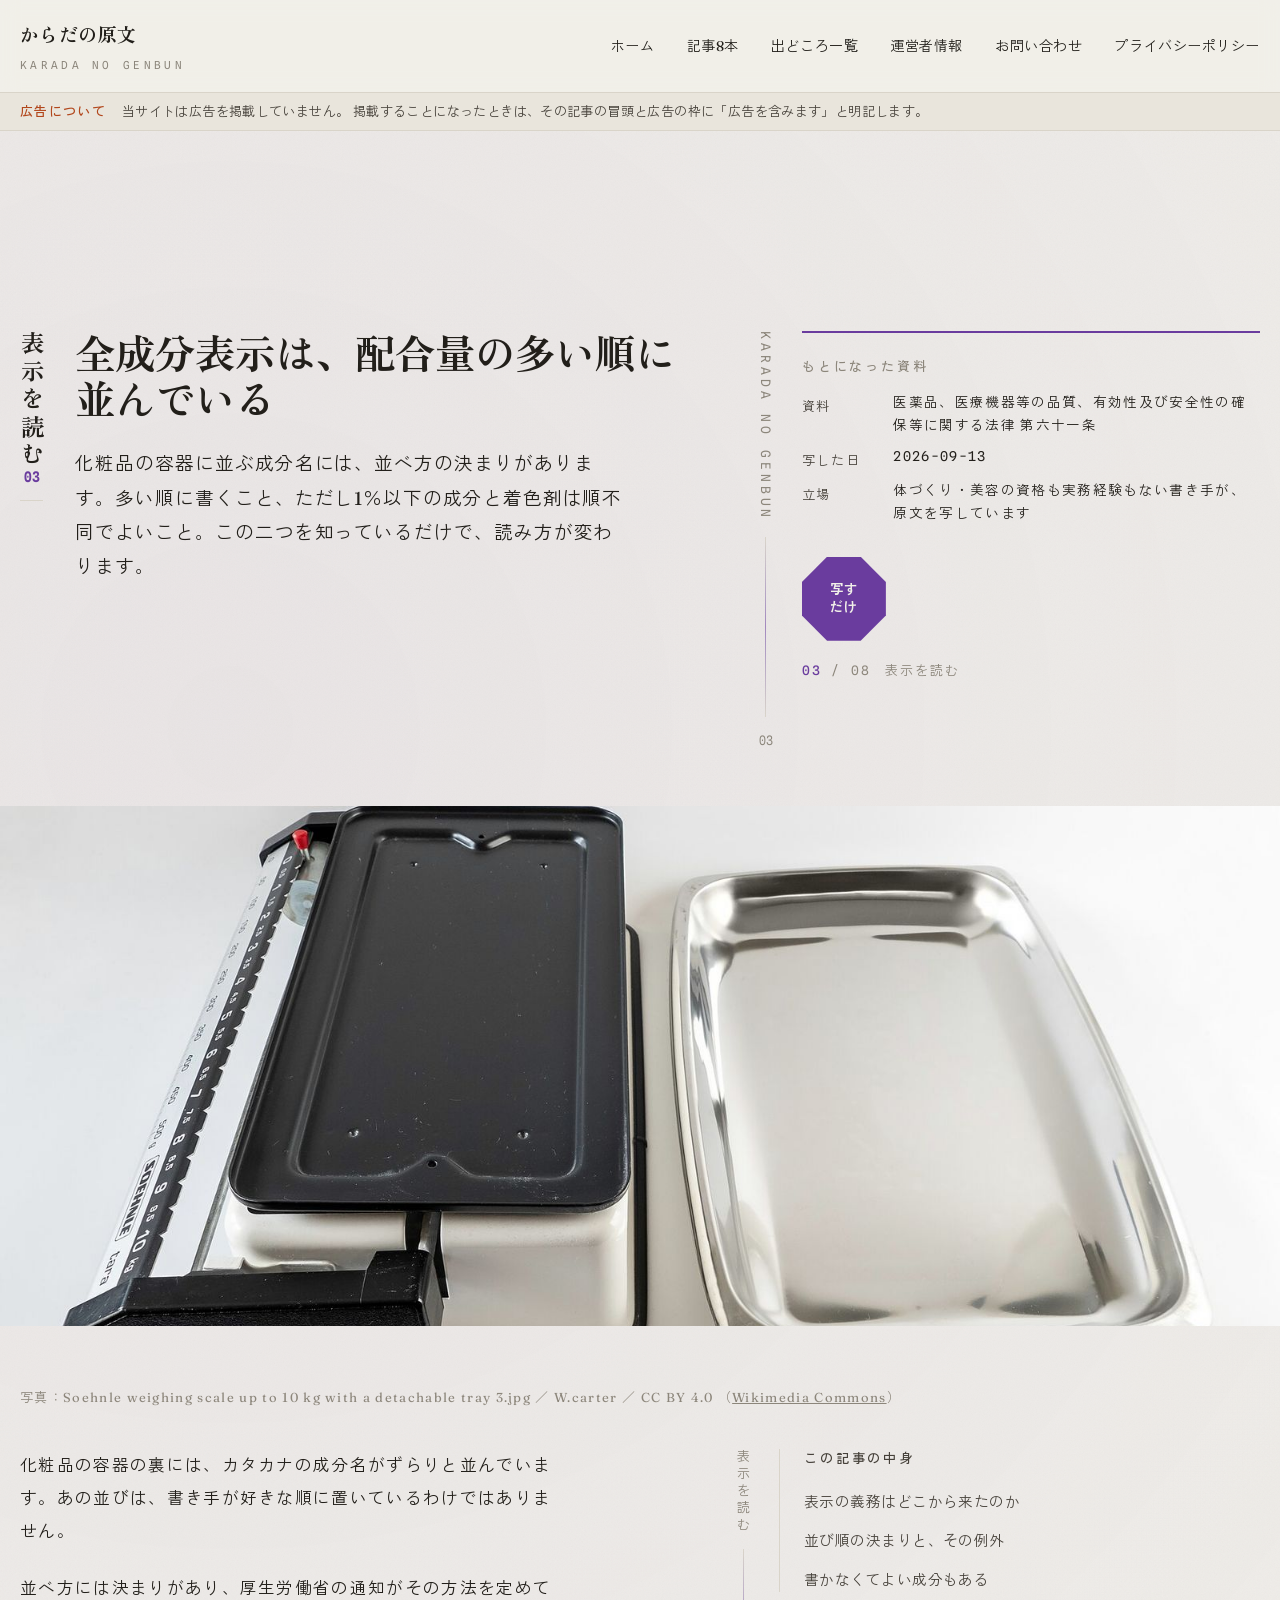
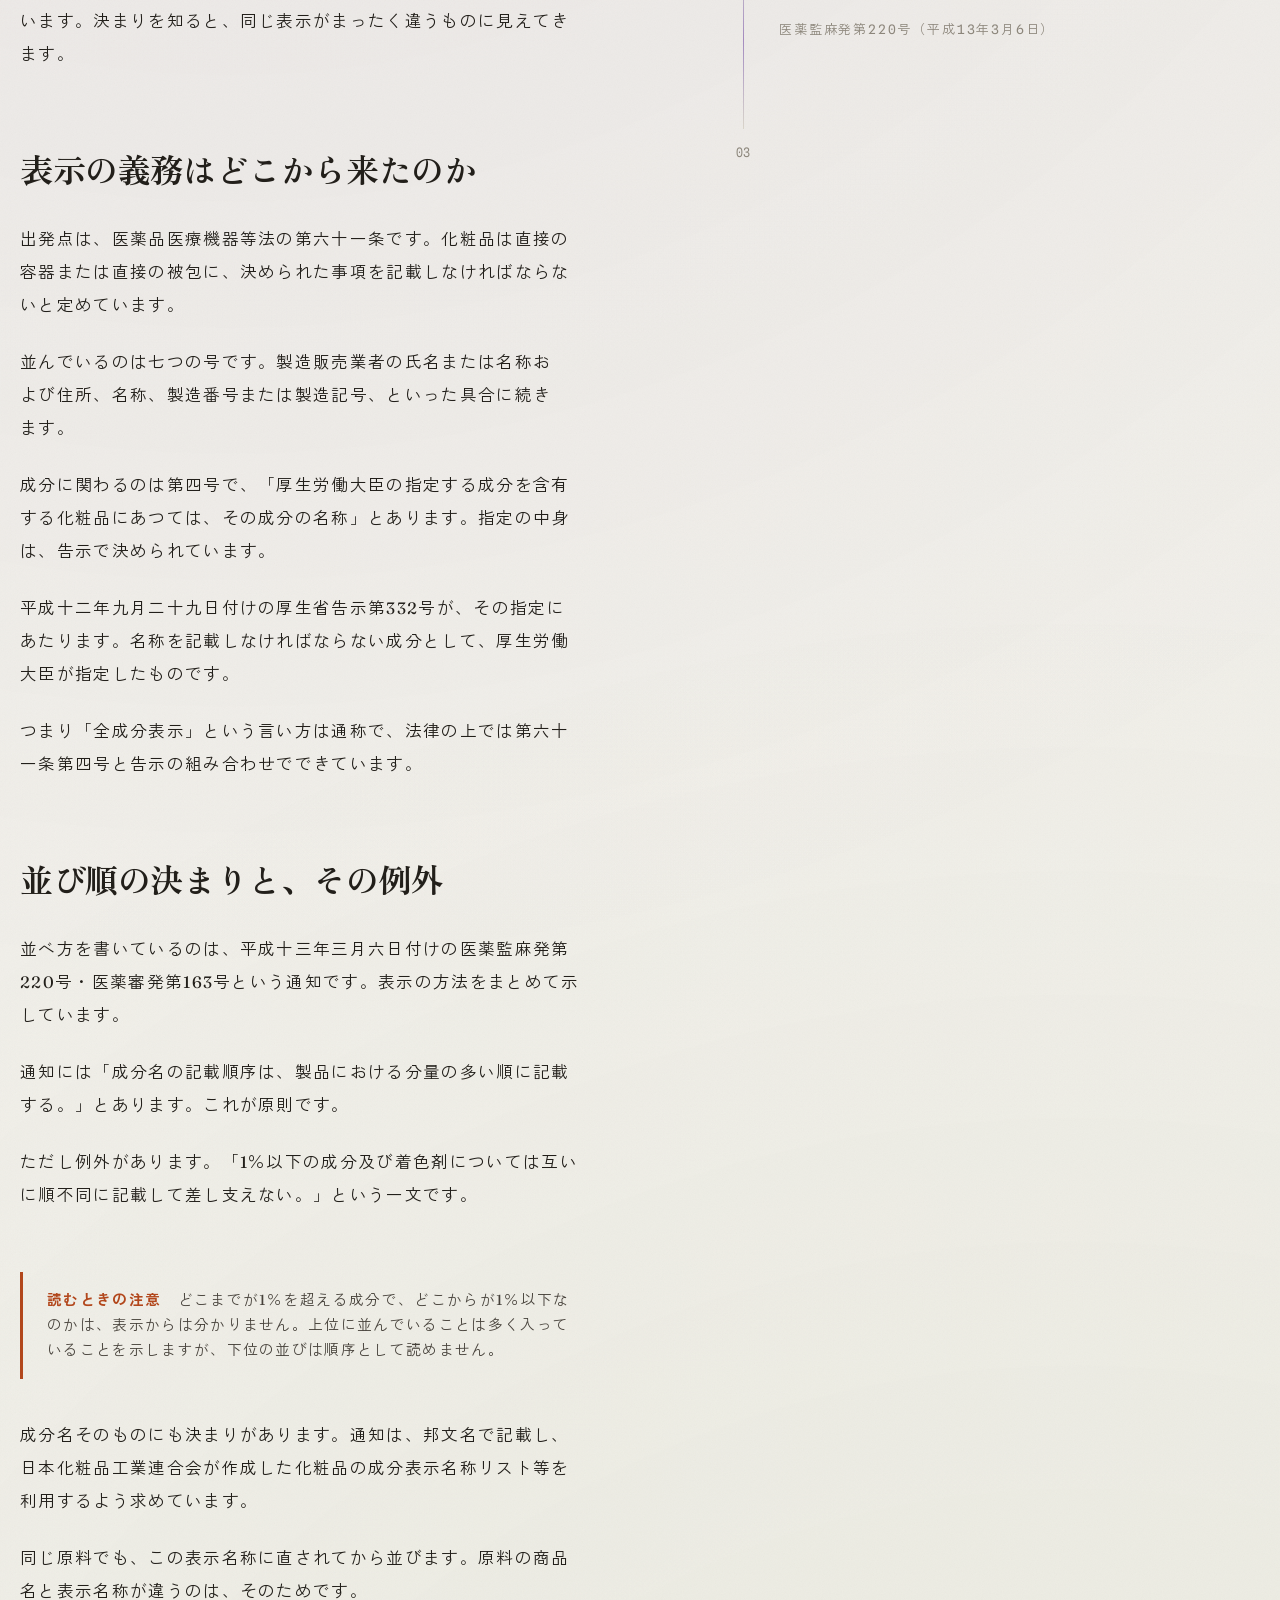
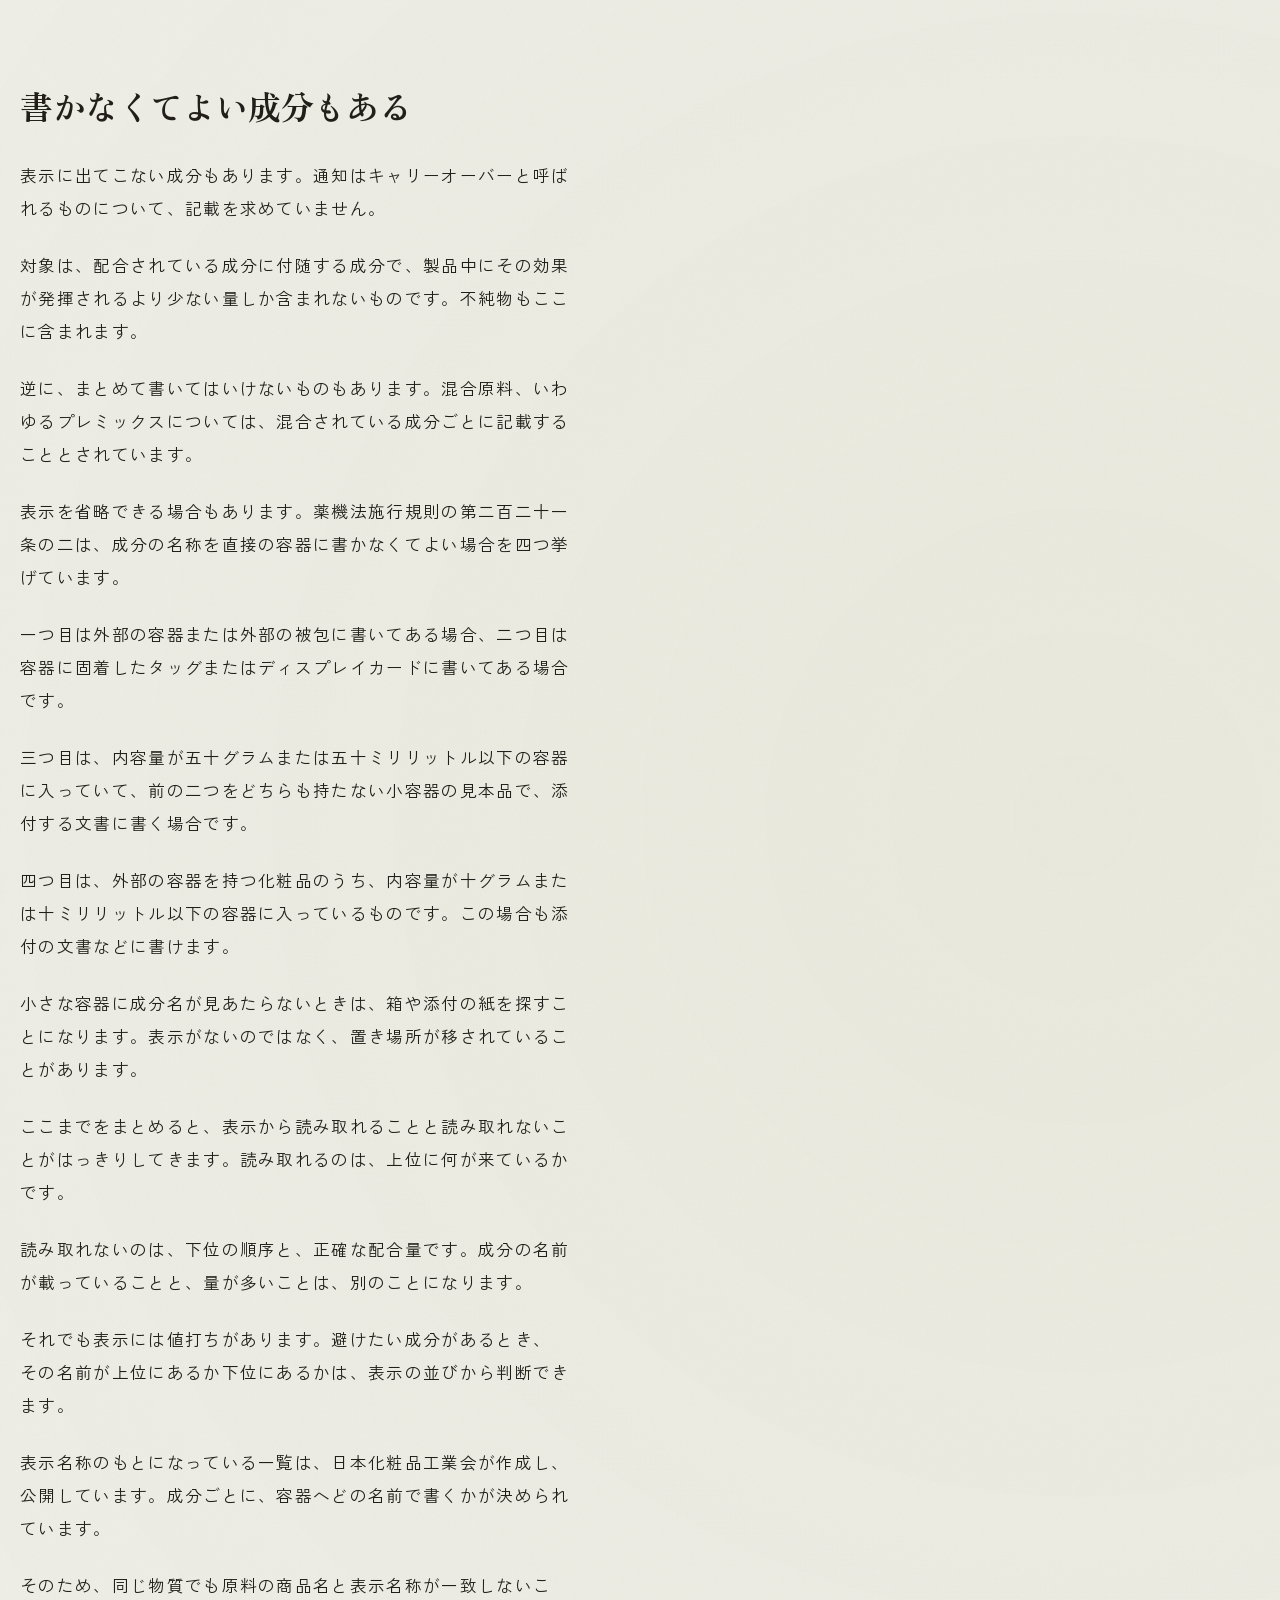
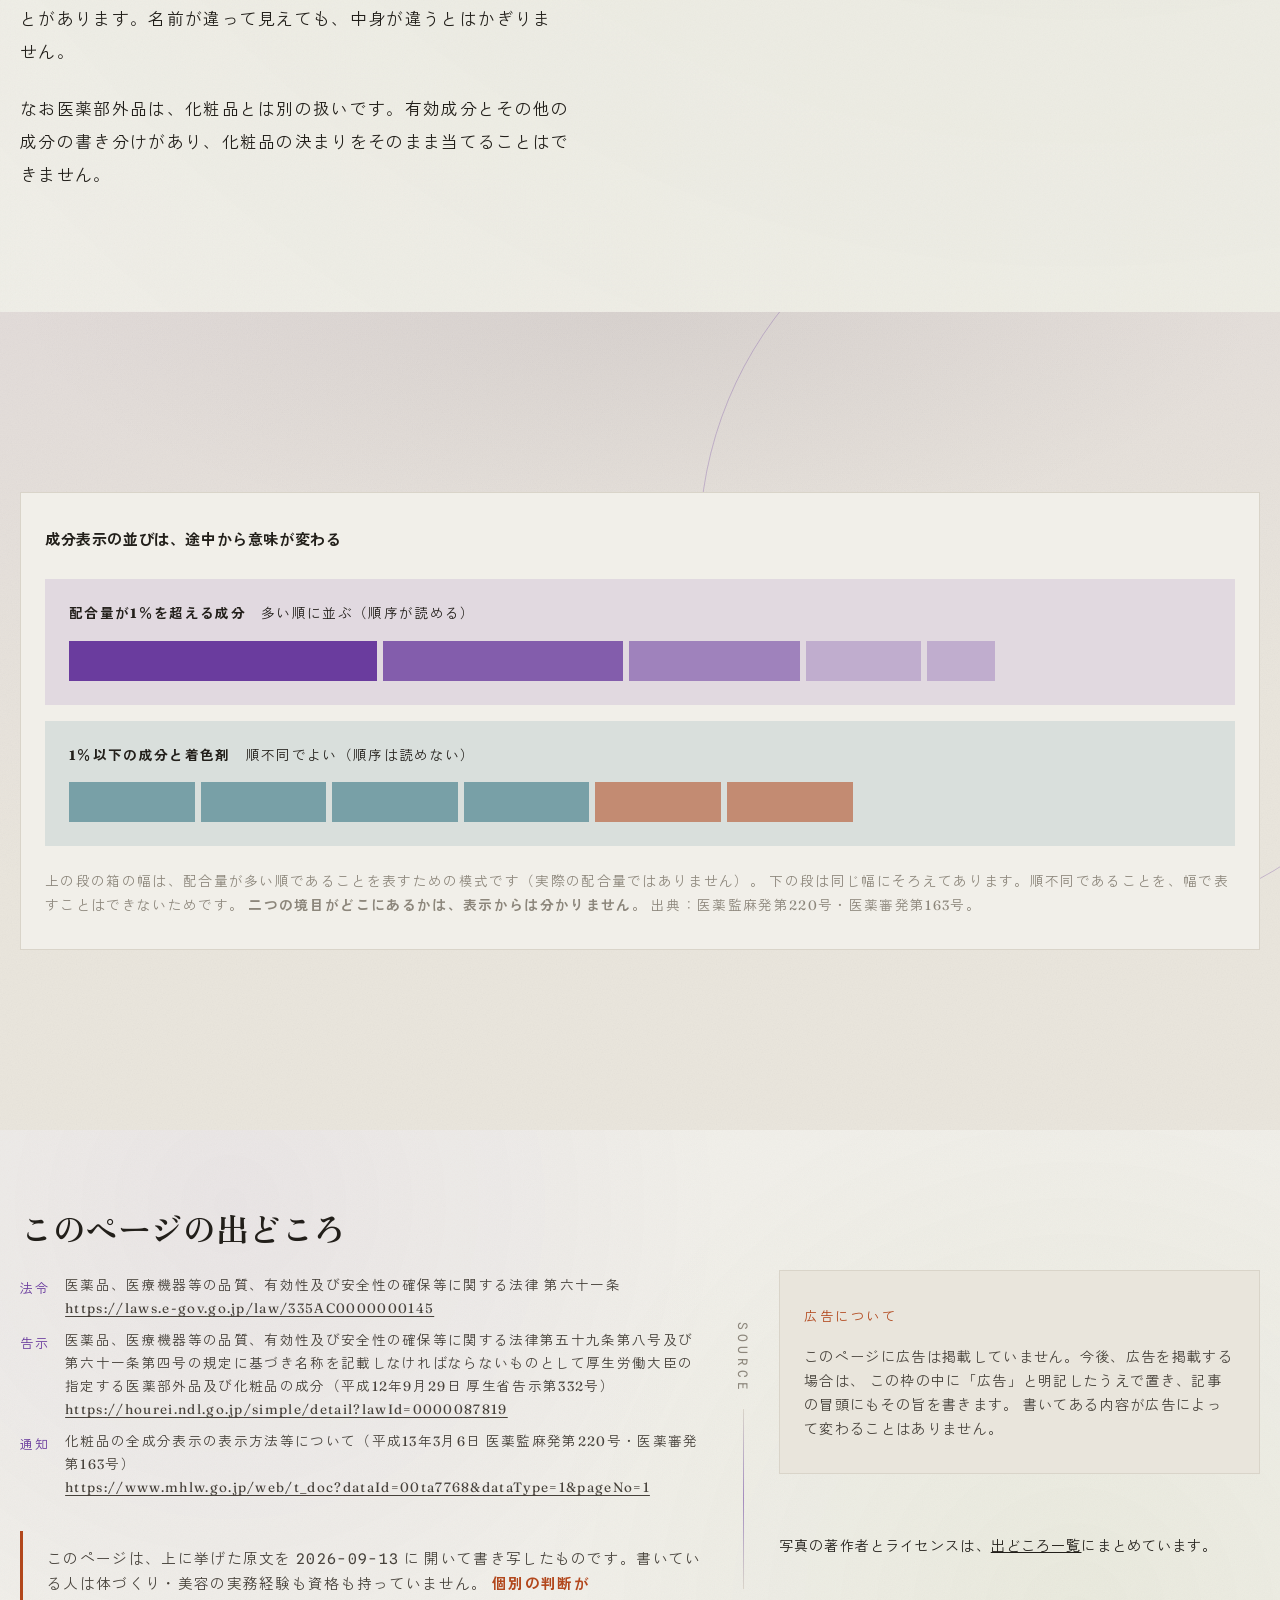
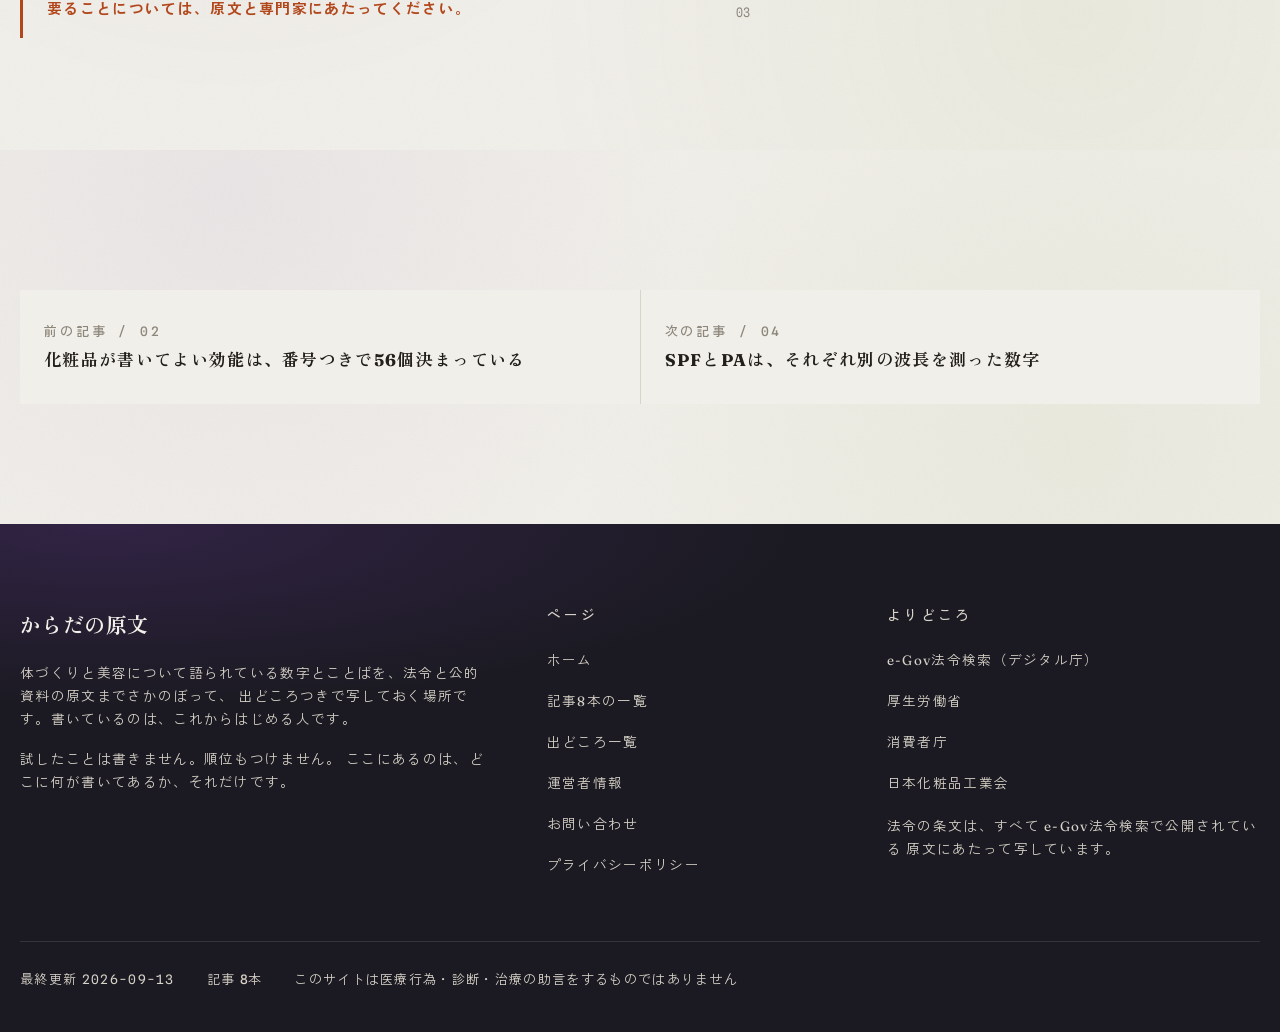
<file: kiji-03.html>
<!doctype html>
<html lang="ja">
<head>
<meta charset="utf-8">
<meta name="viewport" content="width=device-width,initial-scale=1">
<title>全成分表示は、配合量の多い順に並んでいる｜からだの原文</title>
<meta name="description" content="化粧品の容器に並ぶ成分名には、並べ方の決まりがあります。多い順に書くこと、ただし1％以下の成分と着色剤は順不同でよいこと。この二つを知っているだけで、読み方が変わります。">
<meta name="color-scheme" content="light">
<link rel="canonical" href="https://karada-genbun.com/kiji-03.html">
<link rel="icon" href="favicon.svg" type="image/svg+xml">
<meta property="og:type" content="article">
<meta property="og:site_name" content="からだの原文">
<meta property="og:locale" content="ja_JP">
<meta property="og:title" content="全成分表示は、配合量の多い順に並んでいる｜からだの原文">
<meta property="og:description" content="化粧品の容器に並ぶ成分名には、並べ方の決まりがあります。多い順に書くこと、ただし1％以下の成分と着色剤は順不同でよいこと。この二つを知っているだけで、読み方が変わります。">
<meta property="og:url" content="https://karada-genbun.com/kiji-03.html">
<meta property="og:image" content="https://karada-genbun.com/ogp.png">
<meta property="og:image:width" content="1200">
<meta property="og:image:height" content="630">
<meta name="twitter:card" content="summary_large_image">
<link rel="preconnect" href="https://fonts.googleapis.com">
<link rel="preconnect" href="https://fonts.gstatic.com" crossorigin>
<link rel="stylesheet" href="https://fonts.googleapis.com/css2?family=Fraunces:opsz,wght,SOFT,WONK@9..144,300..900,0..100,0..1&family=Spline+Sans+Mono:wght@400;500&family=Zen+Kaku+Gothic+Antique:wght@400;500;700&family=Zen+Old+Mincho:wght@400;700&display=swap">
<link rel="stylesheet" href="assets/style.css">
</head>
<body>
<a class="tobu" href="#main">本文へ飛ぶ</a>
<i class="susumi" aria-hidden="true"></i>
<header class="head">
 <div class="wrap head__in">
  <a class="head__na" href="index.html">からだの原文<span class="en">KARADA NO GENBUN</span></a>
  <nav class="nav" aria-label="サイト内">
      <a href="index.html">ホーム</a>
      <a href="index.html#kiji">記事8本</a>
      <a href="shiryo.html">出どころ一覧</a>
      <a href="unei.html">運営者情報</a>
      <a href="toiawase.html">お問い合わせ</a>
      <a href="privacy.html">プライバシーポリシー</a>
  </nav>
 </div>
</header>
<main id="main">
<!-- 広告の枠：いまは空。掲載することになったら、ここに「広告」と明記して置く -->
<p class="kaiji"><span><b>広告について</b>当サイトは広告を掲載していません。
 掲載することになったときは、その記事の冒頭と広告の枠に「広告を含みます」と明記します。</span></p>
<article class="band band--kami">
 <i class="band__ko" aria-hidden="true"></i>
 <div class="wrap">
  <div class="kiji__atama">
   <div class="shou">
    <div class="tate">表示を読む<span class="num">03</span></div>
    <div class="shou__ji" style="max-width:none">
     <div class="spread">
      <div class="hidari">
       <h1 class="t-h1" data-rv><span class="w">全成分表示は、</span><span class="w">配合量の</span><span class="w">多い順に</span><span class="w">並んでいる</span></h1>
       <p class="t-lede" data-rv data-okure="2" style="margin-block-start:24px;max-width:30em">化粧品の容器に並ぶ成分名には、並べ方の決まりがあります。多い順に書くこと、ただし1％以下の成分と着色剤は順不同でよいこと。この二つを知っているだけで、読み方が変わります。</p>
      </div>
      <div class="nodo" aria-hidden="true">
       <div class="nodo__hashira"><span class="nodo__ji">KARADA NO GENBUN</span><span class="nodo__sen"></span>
        <span class="nodo__ji"><span class="num">03</span></span></div>
      </div>
      <div class="migi" data-rv data-okure="4">
       <div class="moto">
        <p class="t-label">もとになった資料</p>
        <dl>
         <dt>資料</dt><dd>医薬品、医療機器等の品質、有効性及び安全性の確保等に関する法律 第六十一条</dd>
         <dt>写した日</dt><dd><time datetime="2026-09-13">2026-09-13</time></dd>
         <dt>立場</dt><dd>体づくり・美容の資格も実務経験もない書き手が、原文を写しています</dd>
        </dl>
        <span class="in moto__in" aria-hidden="true">写す<br>だけ</span>
        <p class="bunsu"><b>03</b> / 08　表示を読む</p>
       </div>
      </div>
     </div>
    </div>
   </div>
   <figure class="kiji__pic kiji__pic--zen" data-hira>
    <img src="assets/img/k03_900.jpg" srcset="assets/img/k03_480.jpg 480w, assets/img/k03_900.jpg 900w, assets/img/k03_1600.jpg 1600w" sizes="(max-width:900px) 100vw, 1240px" width="1920" height="1280" alt="受け皿のついた、目盛り式のはかり" loading="lazy" decoding="async">
   </figure>
   <p class="kiji__cap">写真：Soehnle weighing scale up to 10 kg with a detachable tray 3.jpg ／ W.carter ／ CC BY 4.0 （<a href="https://commons.wikimedia.org/wiki/File:Soehnle_weighing_scale_up_to_10_kg_with_a_detachable_tray_3.jpg" rel="noopener">Wikimedia Commons</a>）</p>
  </div>

  <div class="spread spread--tsuisu">
   <div class="hidari honbun stack">

<p class="t-body">化粧品の容器の裏には、カタカナの成分名がずらりと並んでいます。あの並びは、書き手が好きな順に置いているわけではありません。</p>
<p class="t-body">並べ方には決まりがあり、厚生労働省の通知がその方法を定めています。決まりを知ると、同じ表示がまったく違うものに見えてきます。</p>

<h2 class="t-h2" id="a"><span class="w">表示の義務は</span><span class="w">どこから</span><span class="w">来たのか</span></h2>
<p class="t-body">出発点は、医薬品医療機器等法の第六十一条です。化粧品は直接の容器または直接の被包に、決められた事項を記載しなければならないと定めています。</p>
<p class="t-body">並んでいるのは七つの号です。製造販売業者の氏名または名称および住所、名称、製造番号または製造記号、といった具合に続きます。</p>
<p class="t-body">成分に関わるのは第四号で、「厚生労働大臣の指定する成分を含有する化粧品にあつては、その成分の名称」とあります。指定の中身は、告示で決められています。</p>
<p class="t-body">平成十二年九月二十九日付けの厚生省告示第332号が、その指定にあたります。名称を記載しなければならない成分として、厚生労働大臣が指定したものです。</p>
<p class="t-body">つまり「全成分表示」という言い方は通称で、法律の上では第六十一条第四号と告示の組み合わせでできています。</p>

<h2 class="t-h2" id="b"><span class="w">並び順の</span><span class="w">決まりと、</span><span class="w">その例外</span></h2>
<p class="t-body">並べ方を書いているのは、平成十三年三月六日付けの医薬監麻発第220号・医薬審発第163号という通知です。表示の方法をまとめて示しています。</p>
<p class="t-body">通知には「成分名の記載順序は、製品における分量の多い順に記載する。」とあります。これが原則です。</p>
<p class="t-body">ただし例外があります。「1％以下の成分及び着色剤については互いに順不同に記載して差し支えない。」という一文です。</p>
<div class="note"><b>読むときの注意</b>　どこまでが1％を超える成分で、どこからが1％以下なのかは、表示からは分かりません。上位に並んでいることは多く入っていることを示しますが、下位の並びは順序として読めません。</div>
<p class="t-body">成分名そのものにも決まりがあります。通知は、邦文名で記載し、日本化粧品工業連合会が作成した化粧品の成分表示名称リスト等を利用するよう求めています。</p>
<p class="t-body">同じ原料でも、この表示名称に直されてから並びます。原料の商品名と表示名称が違うのは、そのためです。</p>

<h2 class="t-h2" id="c"><span class="w">書かなくてよい</span><span class="w">成分も</span><span class="w">ある</span></h2>
<p class="t-body">表示に出てこない成分もあります。通知はキャリーオーバーと呼ばれるものについて、記載を求めていません。</p>
<p class="t-body">対象は、配合されている成分に付随する成分で、製品中にその効果が発揮されるより少ない量しか含まれないものです。不純物もここに含まれます。</p>
<p class="t-body">逆に、まとめて書いてはいけないものもあります。混合原料、いわゆるプレミックスについては、混合されている成分ごとに記載することとされています。</p>
<p class="t-body">表示を省略できる場合もあります。薬機法施行規則の第二百二十一条の二は、成分の名称を直接の容器に書かなくてよい場合を四つ挙げています。</p>
<p class="t-body">一つ目は外部の容器または外部の被包に書いてある場合、二つ目は容器に固着したタッグまたはディスプレイカードに書いてある場合です。</p>
<p class="t-body">三つ目は、内容量が五十グラムまたは五十ミリリットル以下の容器に入っていて、前の二つをどちらも持たない小容器の見本品で、添付する文書に書く場合です。</p>
<p class="t-body">四つ目は、外部の容器を持つ化粧品のうち、内容量が十グラムまたは十ミリリットル以下の容器に入っているものです。この場合も添付の文書などに書けます。</p>
<p class="t-body">小さな容器に成分名が見あたらないときは、箱や添付の紙を探すことになります。表示がないのではなく、置き場所が移されていることがあります。</p>
<p class="t-body">ここまでをまとめると、表示から読み取れることと読み取れないことがはっきりしてきます。読み取れるのは、上位に何が来ているかです。</p>
<p class="t-body">読み取れないのは、下位の順序と、正確な配合量です。成分の名前が載っていることと、量が多いことは、別のことになります。</p>
<p class="t-body">それでも表示には値打ちがあります。避けたい成分があるとき、その名前が上位にあるか下位にあるかは、表示の並びから判断できます。</p>
<p class="t-body">表示名称のもとになっている一覧は、日本化粧品工業会が作成し、公開しています。成分ごとに、容器へどの名前で書くかが決められています。</p>
<p class="t-body">そのため、同じ物質でも原料の商品名と表示名称が一致しないことがあります。名前が違って見えても、中身が違うとはかぎりません。</p>
<p class="t-body">なお医薬部外品は、化粧品とは別の扱いです。有効成分とその他の成分の書き分けがあり、化粧品の決まりをそのまま当てることはできません。</p>

   </div>
   <div class="nodo" aria-hidden="true">
    <div class="nodo__hashira">
     <span class="nodo__ji">表示を読む</span>
     <span class="nodo__sen"></span>
     <span class="nodo__ji"><span class="num">03</span></span>
    </div>
   </div>
   <div class="migi">
    <div class="migi__in">
     <nav class="mokuji mokuji--tate" aria-label="この記事の中身">
      <span class="t-label">この記事の中身</span>
     <a href="#a">表示の義務はどこから来たのか</a>
     <a href="#b">並び順の決まりと、その例外</a>
     <a href="#c">書かなくてよい成分もある</a>
     </nav>
     <p class="bunsu" style="margin-block-start:24px">医薬監麻発第220号（平成13年3月6日）</p>
    </div>
   </div>
  </div>
 </div>
</article>

<section class="band band--usu" aria-label="この記事の図">
 <i class="band__ko" aria-hidden="true"></i>
 <div class="wrap">
  
<div class="zu" data-zu>
 <div class="zu__waku">
  <div class="zu__ttl"><span class="w">成分表示の</span><span class="w">並びは、</span><span class="w">途中から</span><span class="w">意味が変わる</span></div>
  <div class="narabi">
   <div class="narabi__dan narabi__dan--ue">
    <p class="narabi__t"><b>配合量が1％を超える成分</b>　多い順に並ぶ（順序が読める）</p>
    <div class="narabi__hako">
     <i class="bar" style="inline-size:27%;background:var(--accent-omo)"></i>
     <i class="bar" style="inline-size:21%;background:var(--accent-omo);opacity:var(--a-5)"></i>
     <i class="bar" style="inline-size:15%;background:var(--accent-omo);opacity:var(--a-4)"></i>
     <i class="bar" style="inline-size:10%;background:var(--accent-omo);opacity:var(--a-3)"></i>
     <i class="bar" style="inline-size:6%;background:var(--accent-omo);opacity:var(--a-3)"></i>
    </div>
   </div>
   <div class="narabi__dan narabi__dan--shita">
    <p class="narabi__t"><b>1％以下の成分と着色剤</b>　順不同でよい（順序は読めない）</p>
    <div class="narabi__hako">
     <i style="inline-size:11%;background:var(--bunrui-4);opacity:var(--a-4)"></i>
     <i style="inline-size:11%;background:var(--bunrui-4);opacity:var(--a-4)"></i>
     <i style="inline-size:11%;background:var(--bunrui-4);opacity:var(--a-4)"></i>
     <i style="inline-size:11%;background:var(--bunrui-4);opacity:var(--a-4)"></i>
     <i style="inline-size:11%;background:var(--accent-chui);opacity:var(--a-4)"></i>
     <i style="inline-size:11%;background:var(--accent-chui);opacity:var(--a-4)"></i>
    </div>
   </div>
  </div>
  <p class="zu__cap">上の段の箱の幅は、配合量が多い順であることを表すための模式です（実際の配合量ではありません）。
   下の段は同じ幅にそろえてあります。順不同であることを、幅で表すことはできないためです。
   <strong><span class="w">二つの境目が</span><span class="w">どこに</span><span class="w">あるかは、</span><span class="w">表示からは</span><span class="w">分かりません。</span></strong>
   出典：医薬監麻発第220号・医薬審発第163号。</p>
 </div>
</div>
 </div>
</section>

<section class="band band--kami" style="padding-block:80px">
 <div class="wrap">
  <div class="spread">
   <div class="hidari">
    <h2 class="t-h2"><span class="w">この</span><span class="w">ページの</span><span class="w">出どころ</span></h2>
    <ul class="src">
   <li><span class="tag">法令</span><span>医薬品、医療機器等の品質、有効性及び安全性の確保等に関する法律 第六十一条<br><a href="https://laws.e-gov.go.jp/law/335AC0000000145" rel="noopener">https://laws.e-gov.go.jp/law/335AC0000000145</a></span></li>
   <li><span class="tag">告示</span><span>医薬品、医療機器等の品質、有効性及び安全性の確保等に関する法律第五十九条第八号及び第六十一条第四号の規定に基づき名称を記載しなければならないものとして厚生労働大臣の指定する医薬部外品及び化粧品の成分（平成12年9月29日 厚生省告示第332号）<br><a href="https://hourei.ndl.go.jp/simple/detail?lawId=0000087819" rel="noopener">https://hourei.ndl.go.jp/simple/detail?lawId=0000087819</a></span></li>
   <li><span class="tag">通知</span><span>化粧品の全成分表示の表示方法等について（平成13年3月6日 医薬監麻発第220号・医薬審発第163号）<br><a href="https://www.mhlw.go.jp/web/t_doc?dataId=00ta7768&dataType=1&pageNo=1" rel="noopener">https://www.mhlw.go.jp/web/t_doc?dataId=00ta7768&dataType=1&pageNo=1</a></span></li>
  </ul>
    <div class="note">このページは、上に挙げた原文を <time datetime="2026-09-13">2026-09-13</time> に
     開いて書き写したものです。書いている人は体づくり・美容の実務経験も資格も持っていません。
     <b><span class="w">個別の判断が</span><span class="w">要ることについては、</span><span class="w">原文と</span><span class="w">専門家に</span><span class="w">あたってください。</span></b></div>
   </div>
   <div class="nodo" aria-hidden="true">
    <div class="nodo__hashira"><span class="nodo__ji">SOURCE</span><span class="nodo__sen"></span>
     <span class="nodo__ji"><span class="num">03</span></span></div>
   </div>
   <div class="migi">
    <!-- 広告の枠 -->
  <div class="koukoku ad" id="koukoku" data-ad="empty">
   <div class="koukoku__ji">広告について</div>
   <div class="koukoku__t">このページに広告は掲載していません。今後、広告を掲載する場合は、
    この枠の中に「広告」と明記したうえで置き、記事の冒頭にもその旨を書きます。
    書いてある内容が広告によって変わることはありません。</div>
  </div>
    <p class="t-body" style="font-size:14px;line-height:1.8">
     写真の著作者とライセンスは、<a href="shiryo.html">出どころ一覧</a>にまとめています。</p>
   </div>
  </div>
 </div>
</section>

<section class="band band--kami" style="padding-block:60px 120px">
 <div class="wrap">
  <nav class="tsugi" aria-label="ほかの記事">
   <a href="kiji-02.html"><span class="t-label">前の記事 / 02</span>
    <strong><span class="w">化粧品が</span><span class="w">書いてよい</span><span class="w">効能は、</span><span class="w">番号つきで</span><span class="w">56個</span><span class="w">決まっている</span></strong></a>
   <a href="kiji-04.html"><span class="t-label">次の記事 / 04</span>
    <strong><span class="w">SPFと</span><span class="w">PAは、</span><span class="w">それぞれ</span><span class="w">別の</span><span class="w">波長を</span><span class="w">測った</span><span class="w">数字</span></strong></a>
  </nav>
 </div>
</section>
</main>
<footer class="foot">
 <div class="wrap">
  <div class="foot__in">
   <div>
    <h2>からだの原文</h2>
    <p>体づくりと美容について語られている数字とことばを、法令と公的資料の原文までさかのぼって、
       出どころつきで写しておく場所です。書いているのは、これからはじめる人です。</p>
    <p style="margin-block-start:16px">試したことは書きません。順位もつけません。
       ここにあるのは、どこに何が書いてあるか、それだけです。</p>
   </div>
   <div>
    <p class="t-label" style="margin-block-end:16px">ページ</p>
    <ul>
     <li><a href="index.html">ホーム</a></li>
     <li><a href="index.html#kiji">記事8本の一覧</a></li>
     <li><a href="shiryo.html">出どころ一覧</a></li>
     <li><a href="unei.html">運営者情報</a></li>
     <li><a href="toiawase.html">お問い合わせ</a></li>
     <li><a href="privacy.html">プライバシーポリシー</a></li>
    </ul>
   </div>
   <div>
    <p class="t-label" style="margin-block-end:16px">よりどころ</p>
    <ul>
     <li><a href="https://laws.e-gov.go.jp/" rel="noopener">e-Gov法令検索（デジタル庁）</a></li>
     <li><a href="https://www.mhlw.go.jp/" rel="noopener">厚生労働省</a></li>
     <li><a href="https://www.caa.go.jp/" rel="noopener">消費者庁</a></li>
     <li><a href="https://www.jcia.org/" rel="noopener">日本化粧品工業会</a></li>
    </ul>
    <p style="margin-block-start:16px">法令の条文は、すべて e-Gov法令検索で公開されている
       原文にあたって写しています。</p>
   </div>
  </div>
  <div class="foot__shita">
   <span>最終更新 <time datetime="2026-09-13">2026-09-13</time></span>
   <span>記事 <span class="n">8</span>本</span>
   <span>このサイトは医療行為・診断・治療の助言をするものではありません</span>
  </div>
 </div>
</footer>
<script src="assets/app.js"></script>
</body>
</html>
</file>
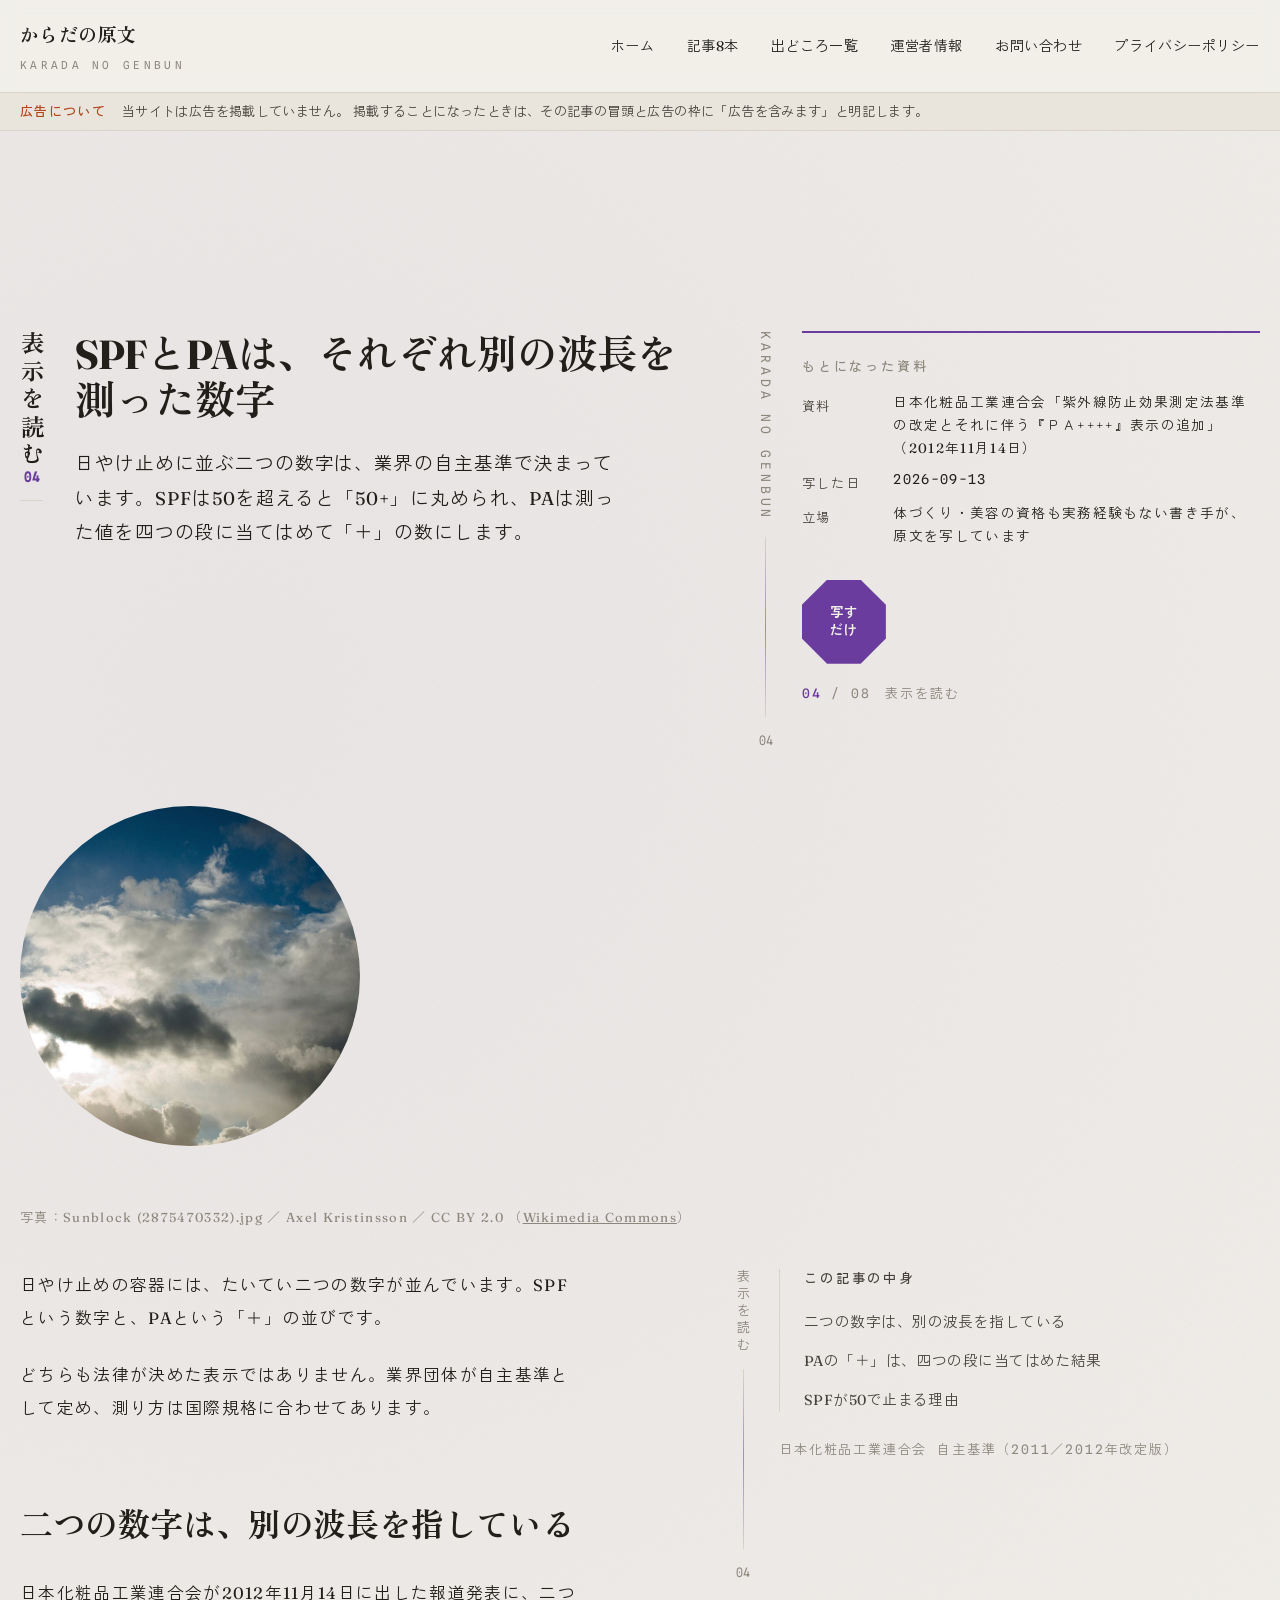
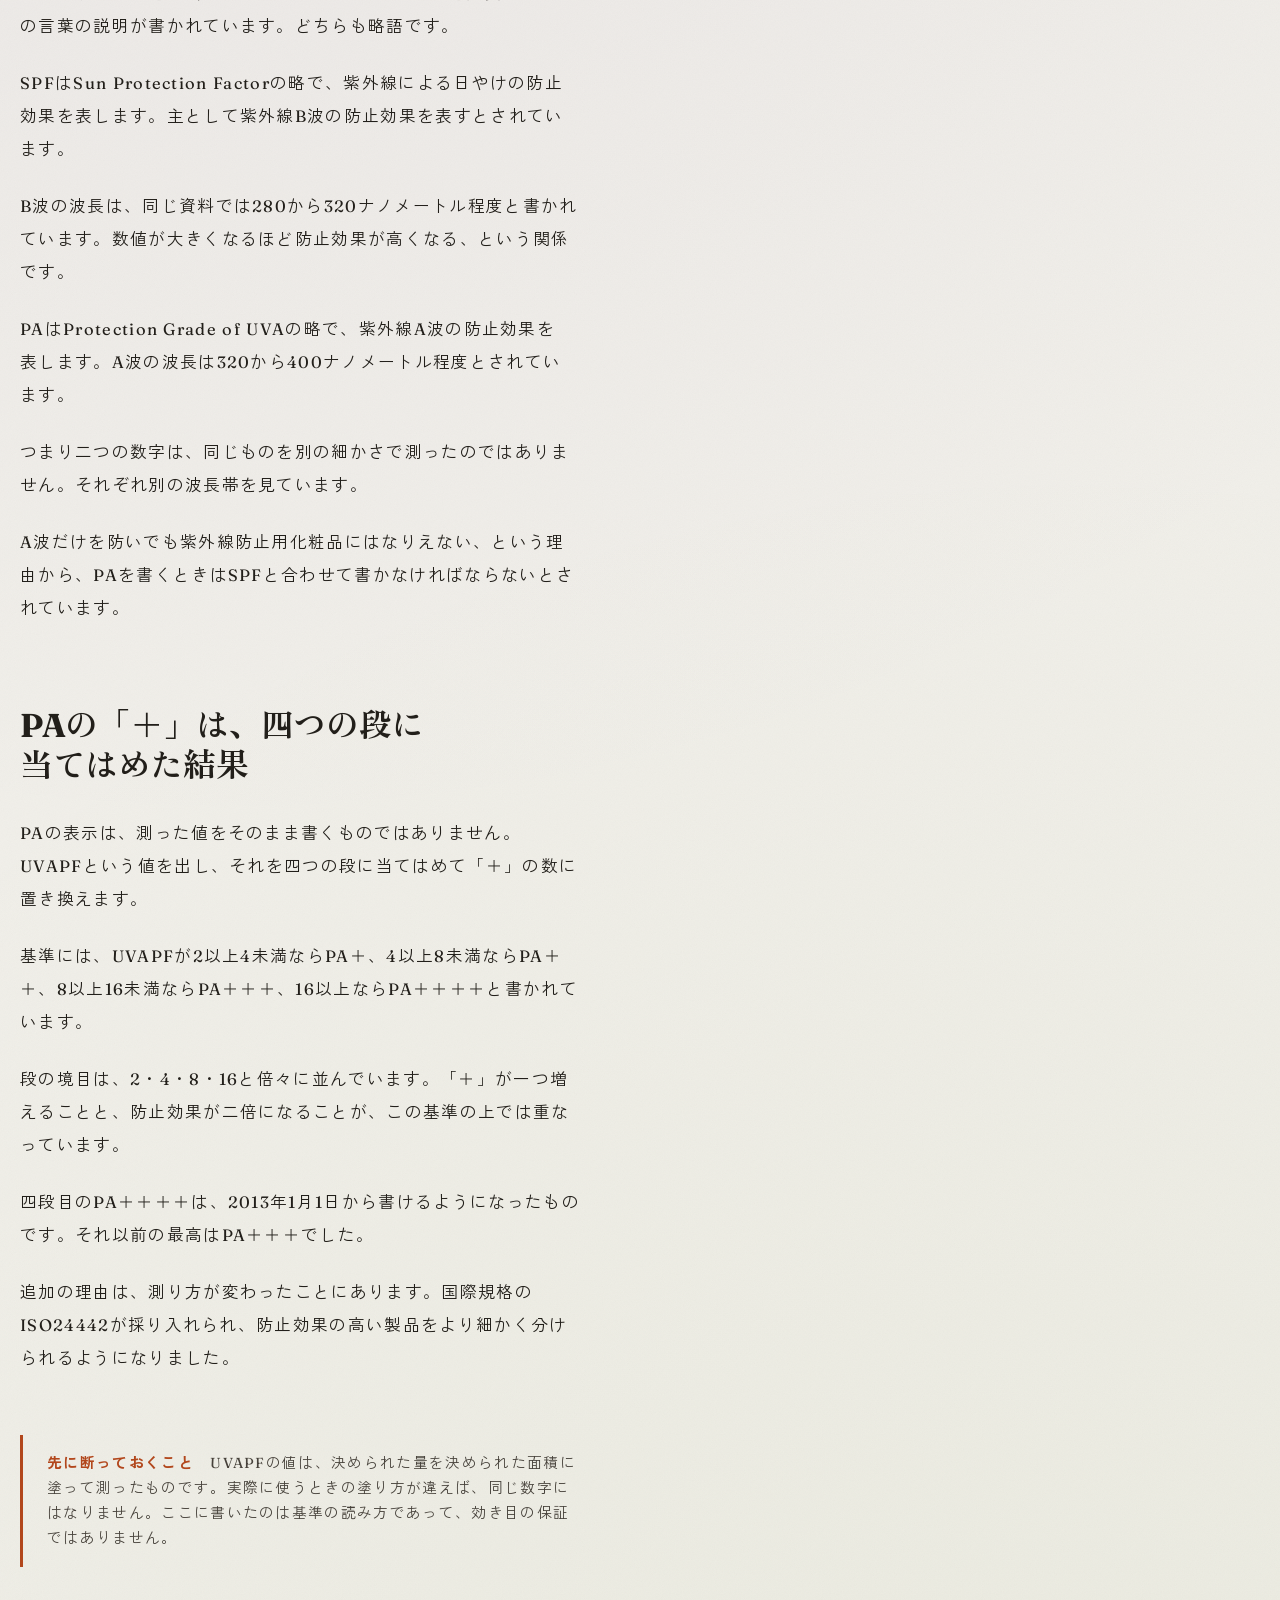
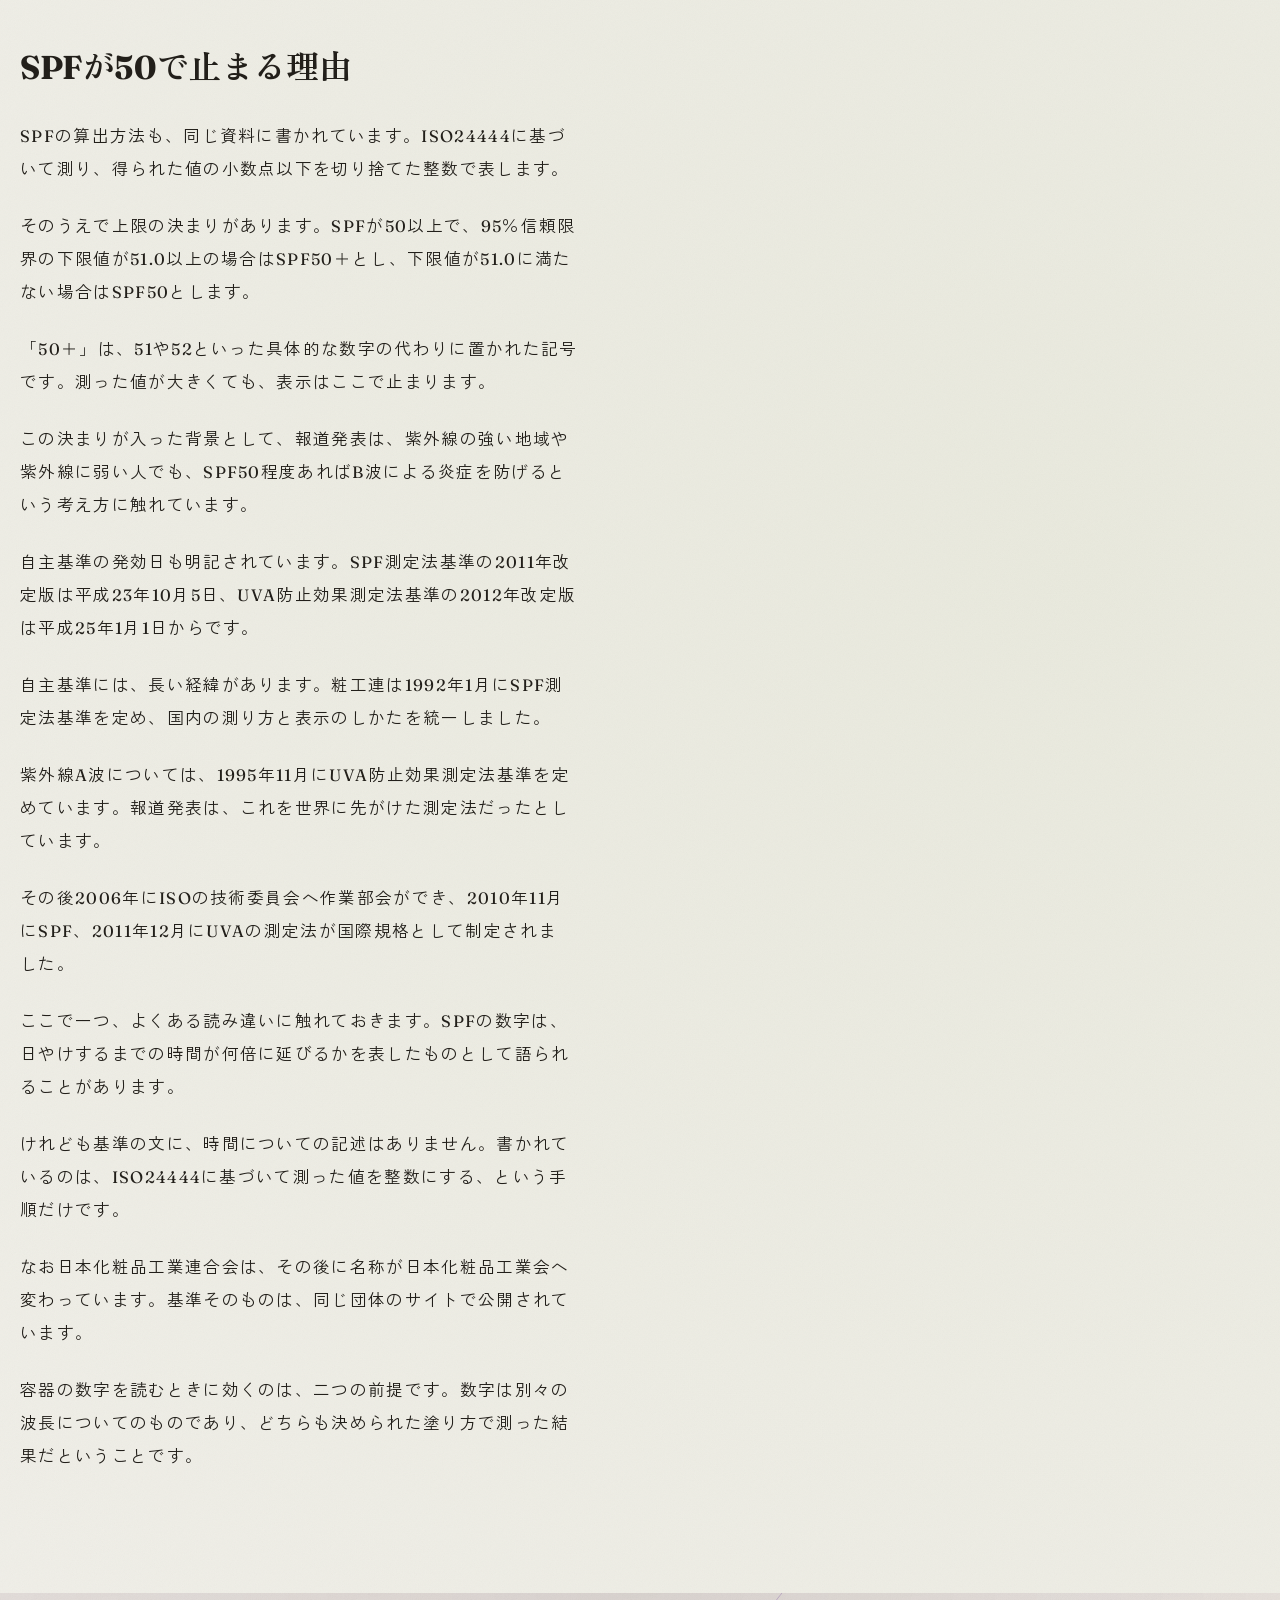
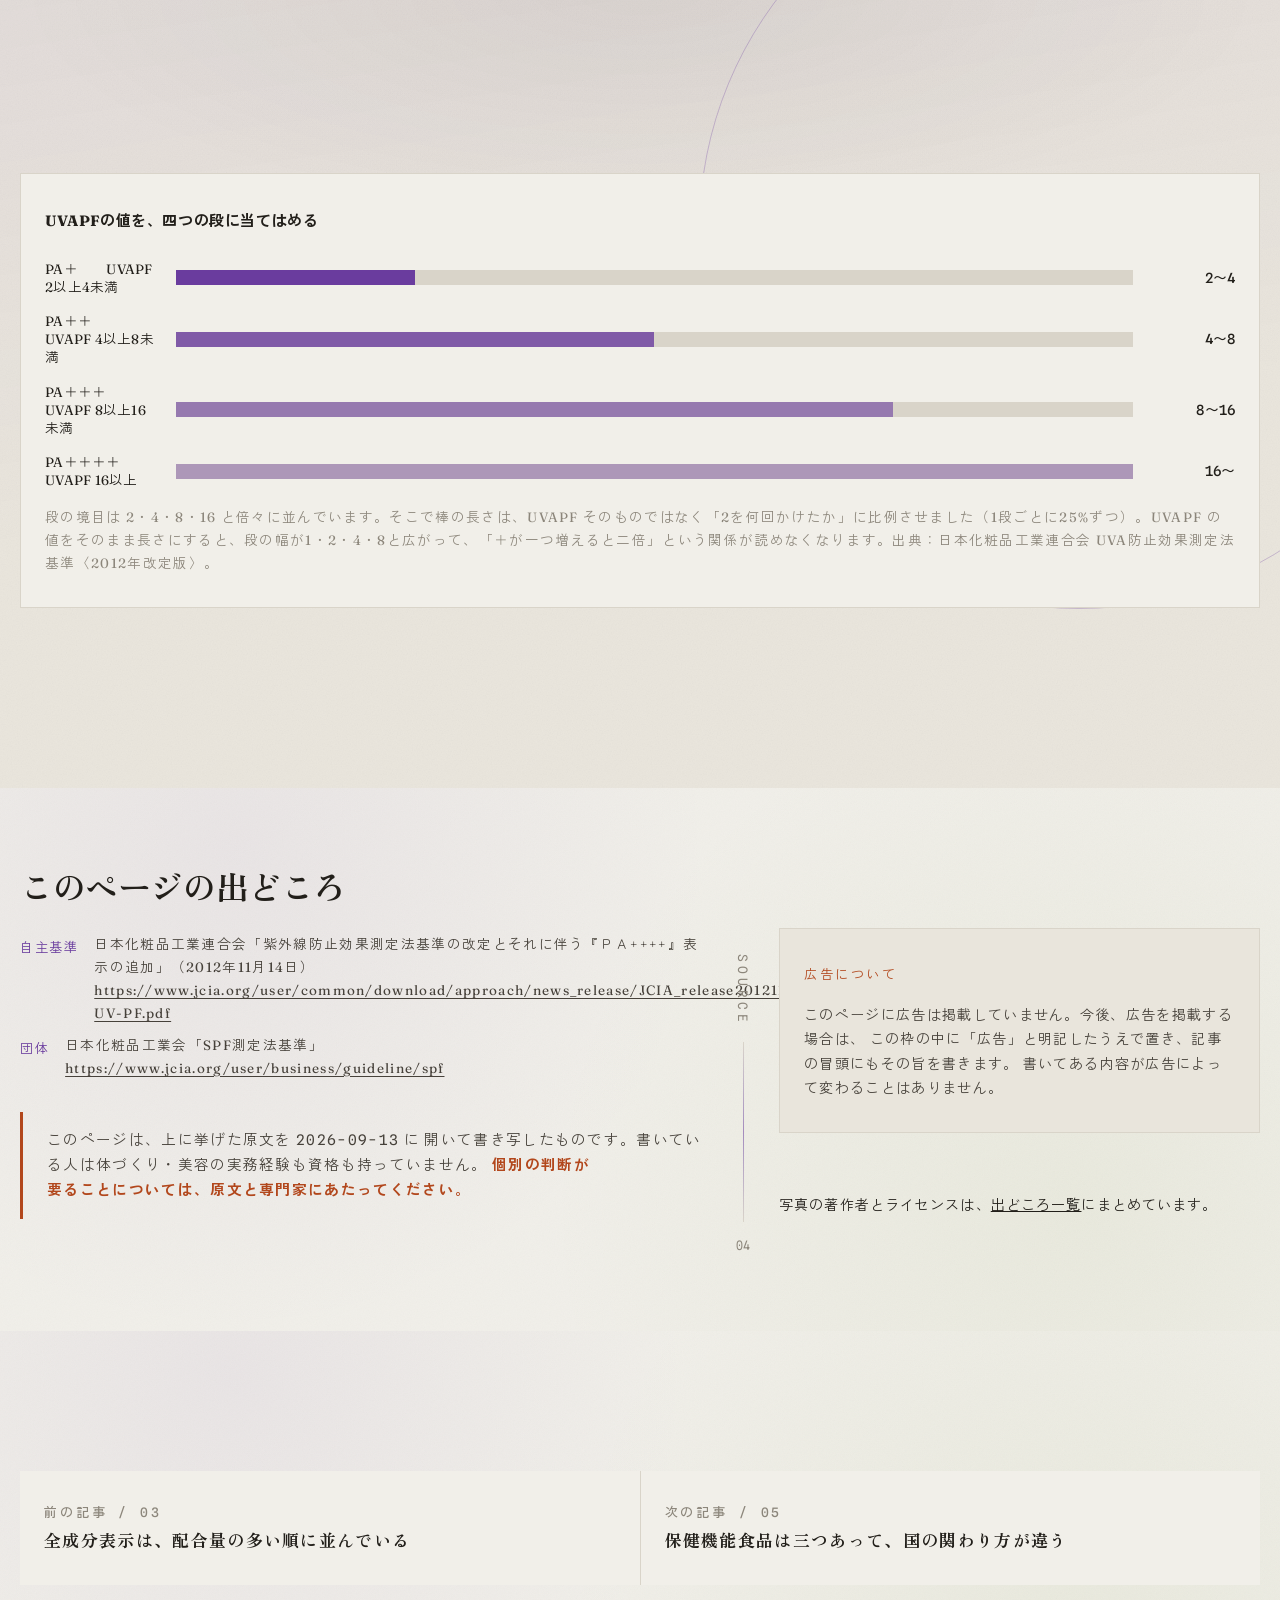
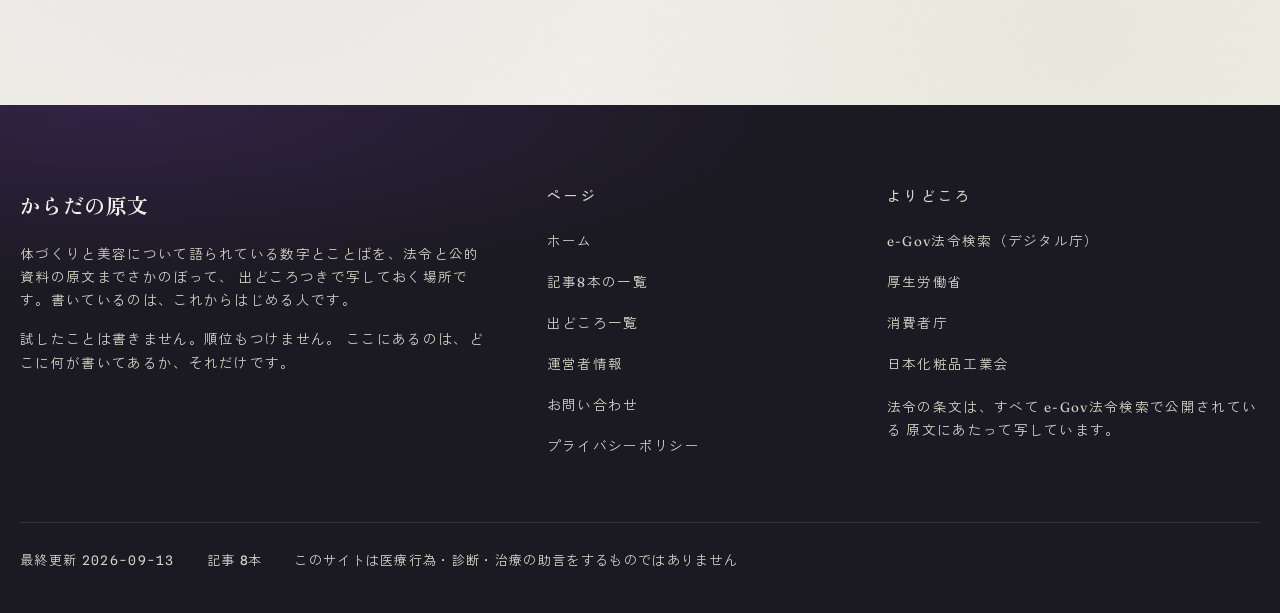
<file: kiji-04.html>
<!doctype html>
<html lang="ja">
<head>
<meta charset="utf-8">
<meta name="viewport" content="width=device-width,initial-scale=1">
<title>SPFとPAは、それぞれ別の波長を測った数字｜からだの原文</title>
<meta name="description" content="日やけ止めに並ぶ二つの数字は、業界の自主基準で決まっています。SPFは50を超えると「50+」に丸められ、PAは測った値を四つの段に当てはめて「＋」の数にします。">
<meta name="color-scheme" content="light">
<link rel="canonical" href="https://karada-genbun.com/kiji-04.html">
<link rel="icon" href="favicon.svg" type="image/svg+xml">
<meta property="og:type" content="article">
<meta property="og:site_name" content="からだの原文">
<meta property="og:locale" content="ja_JP">
<meta property="og:title" content="SPFとPAは、それぞれ別の波長を測った数字｜からだの原文">
<meta property="og:description" content="日やけ止めに並ぶ二つの数字は、業界の自主基準で決まっています。SPFは50を超えると「50+」に丸められ、PAは測った値を四つの段に当てはめて「＋」の数にします。">
<meta property="og:url" content="https://karada-genbun.com/kiji-04.html">
<meta property="og:image" content="https://karada-genbun.com/ogp.png">
<meta property="og:image:width" content="1200">
<meta property="og:image:height" content="630">
<meta name="twitter:card" content="summary_large_image">
<link rel="preconnect" href="https://fonts.googleapis.com">
<link rel="preconnect" href="https://fonts.gstatic.com" crossorigin>
<link rel="stylesheet" href="https://fonts.googleapis.com/css2?family=Fraunces:opsz,wght,SOFT,WONK@9..144,300..900,0..100,0..1&family=Spline+Sans+Mono:wght@400;500&family=Zen+Kaku+Gothic+Antique:wght@400;500;700&family=Zen+Old+Mincho:wght@400;700&display=swap">
<link rel="stylesheet" href="assets/style.css">
</head>
<body>
<a class="tobu" href="#main">本文へ飛ぶ</a>
<i class="susumi" aria-hidden="true"></i>
<header class="head">
 <div class="wrap head__in">
  <a class="head__na" href="index.html">からだの原文<span class="en">KARADA NO GENBUN</span></a>
  <nav class="nav" aria-label="サイト内">
      <a href="index.html">ホーム</a>
      <a href="index.html#kiji">記事8本</a>
      <a href="shiryo.html">出どころ一覧</a>
      <a href="unei.html">運営者情報</a>
      <a href="toiawase.html">お問い合わせ</a>
      <a href="privacy.html">プライバシーポリシー</a>
  </nav>
 </div>
</header>
<main id="main">
<!-- 広告の枠：いまは空。掲載することになったら、ここに「広告」と明記して置く -->
<p class="kaiji"><span><b>広告について</b>当サイトは広告を掲載していません。
 掲載することになったときは、その記事の冒頭と広告の枠に「広告を含みます」と明記します。</span></p>
<article class="band band--kami">
 <i class="band__ko" aria-hidden="true"></i>
 <div class="wrap">
  <div class="kiji__atama">
   <div class="shou">
    <div class="tate">表示を読む<span class="num">04</span></div>
    <div class="shou__ji" style="max-width:none">
     <div class="spread">
      <div class="hidari">
       <h1 class="t-h1" data-rv><span class="w">SPFと</span><span class="w">PAは、</span><span class="w">それぞれ</span><span class="w">別の</span><span class="w">波長を</span><span class="w">測った</span><span class="w">数字</span></h1>
       <p class="t-lede" data-rv data-okure="2" style="margin-block-start:24px;max-width:30em">日やけ止めに並ぶ二つの数字は、業界の自主基準で決まっています。SPFは50を超えると「50+」に丸められ、PAは測った値を四つの段に当てはめて「＋」の数にします。</p>
      </div>
      <div class="nodo" aria-hidden="true">
       <div class="nodo__hashira"><span class="nodo__ji">KARADA NO GENBUN</span><span class="nodo__sen"></span>
        <span class="nodo__ji"><span class="num">04</span></span></div>
      </div>
      <div class="migi" data-rv data-okure="4">
       <div class="moto">
        <p class="t-label">もとになった資料</p>
        <dl>
         <dt>資料</dt><dd>日本化粧品工業連合会「紫外線防止効果測定法基準の改定とそれに伴う『ＰＡ++++』表示の追加」（2012年11月14日）</dd>
         <dt>写した日</dt><dd><time datetime="2026-09-13">2026-09-13</time></dd>
         <dt>立場</dt><dd>体づくり・美容の資格も実務経験もない書き手が、原文を写しています</dd>
        </dl>
        <span class="in moto__in" aria-hidden="true">写す<br>だけ</span>
        <p class="bunsu"><b>04</b> / 08　表示を読む</p>
       </div>
      </div>
     </div>
    </div>
   </div>
   <figure class="kiji__pic kiji__pic--maru" data-hira>
    <img src="assets/img/k04_900.jpg" srcset="assets/img/k04_480.jpg 480w, assets/img/k04_900.jpg 900w, assets/img/k04_1600.jpg 1600w" sizes="(max-width:900px) 100vw, 1240px" width="1920" height="1200" alt="雲のあいだから光がもれている空" loading="lazy" decoding="async">
   </figure>
   <p class="kiji__cap">写真：Sunblock (2875470332).jpg ／ Axel Kristinsson ／ CC BY 2.0 （<a href="https://commons.wikimedia.org/wiki/File:Sunblock_(2875470332).jpg" rel="noopener">Wikimedia Commons</a>）</p>
  </div>

  <div class="spread spread--tsuisu">
   <div class="hidari honbun stack">

<p class="t-body">日やけ止めの容器には、たいてい二つの数字が並んでいます。SPFという数字と、PAという「＋」の並びです。</p>
<p class="t-body">どちらも法律が決めた表示ではありません。業界団体が自主基準として定め、測り方は国際規格に合わせてあります。</p>

<h2 class="t-h2" id="a"><span class="w">二つの数字は、</span><span class="w">別の波長を</span><span class="w">指している</span></h2>
<p class="t-body">日本化粧品工業連合会が2012年11月14日に出した報道発表に、二つの言葉の説明が書かれています。どちらも略語です。</p>
<p class="t-body">SPFはSun Protection Factorの略で、紫外線による日やけの防止効果を表します。主として紫外線B波の防止効果を表すとされています。</p>
<p class="t-body">B波の波長は、同じ資料では280から320ナノメートル程度と書かれています。数値が大きくなるほど防止効果が高くなる、という関係です。</p>
<p class="t-body">PAはProtection Grade of UVAの略で、紫外線A波の防止効果を表します。A波の波長は320から400ナノメートル程度とされています。</p>
<p class="t-body">つまり二つの数字は、同じものを別の細かさで測ったのではありません。それぞれ別の波長帯を見ています。</p>
<p class="t-body">A波だけを防いでも紫外線防止用化粧品にはなりえない、という理由から、PAを書くときはSPFと合わせて書かなければならないとされています。</p>

<h2 class="t-h2" id="b"><span class="w">PAの「＋」は、</span><span class="w">四つの段に</span><span class="w">当てはめた</span><span class="w">結果</span></h2>
<p class="t-body">PAの表示は、測った値をそのまま書くものではありません。UVAPFという値を出し、それを四つの段に当てはめて「＋」の数に置き換えます。</p>
<p class="t-body">基準には、UVAPFが2以上4未満ならPA＋、4以上8未満ならPA＋＋、8以上16未満ならPA＋＋＋、16以上ならPA＋＋＋＋と書かれています。</p>
<p class="t-body">段の境目は、2・4・8・16と倍々に並んでいます。「＋」が一つ増えることと、防止効果が二倍になることが、この基準の上では重なっています。</p>
<p class="t-body">四段目のPA＋＋＋＋は、2013年1月1日から書けるようになったものです。それ以前の最高はPA＋＋＋でした。</p>
<p class="t-body">追加の理由は、測り方が変わったことにあります。国際規格のISO24442が採り入れられ、防止効果の高い製品をより細かく分けられるようになりました。</p>
<div class="note"><b>先に断っておくこと</b>　UVAPFの値は、決められた量を決められた面積に塗って測ったものです。実際に使うときの塗り方が違えば、同じ数字にはなりません。ここに書いたのは基準の読み方であって、効き目の保証ではありません。</div>

<h2 class="t-h2" id="c">SPFが<span class="w">50で</span><span class="w">止まる</span><span class="w">理由</span></h2>
<p class="t-body">SPFの算出方法も、同じ資料に書かれています。ISO24444に基づいて測り、得られた値の小数点以下を切り捨てた整数で表します。</p>
<p class="t-body">そのうえで上限の決まりがあります。SPFが50以上で、95％信頼限界の下限値が51.0以上の場合はSPF50＋とし、下限値が51.0に満たない場合はSPF50とします。</p>
<p class="t-body">「50＋」は、51や52といった具体的な数字の代わりに置かれた記号です。測った値が大きくても、表示はここで止まります。</p>
<p class="t-body">この決まりが入った背景として、報道発表は、紫外線の強い地域や紫外線に弱い人でも、SPF50程度あればB波による炎症を防げるという考え方に触れています。</p>
<p class="t-body">自主基準の発効日も明記されています。SPF測定法基準の2011年改定版は平成23年10月5日、UVA防止効果測定法基準の2012年改定版は平成25年1月1日からです。</p>
<p class="t-body">自主基準には、長い経緯があります。粧工連は1992年1月にSPF測定法基準を定め、国内の測り方と表示のしかたを統一しました。</p>
<p class="t-body">紫外線A波については、1995年11月にUVA防止効果測定法基準を定めています。報道発表は、これを世界に先がけた測定法だったとしています。</p>
<p class="t-body">その後2006年にISOの技術委員会へ作業部会ができ、2010年11月にSPF、2011年12月にUVAの測定法が国際規格として制定されました。</p>
<p class="t-body">ここで一つ、よくある読み違いに触れておきます。SPFの数字は、日やけするまでの時間が何倍に延びるかを表したものとして語られることがあります。</p>
<p class="t-body">けれども基準の文に、時間についての記述はありません。書かれているのは、ISO24444に基づいて測った値を整数にする、という手順だけです。</p>
<p class="t-body">なお日本化粧品工業連合会は、その後に名称が日本化粧品工業会へ変わっています。基準そのものは、同じ団体のサイトで公開されています。</p>
<p class="t-body">容器の数字を読むときに効くのは、二つの前提です。数字は別々の波長についてのものであり、どちらも決められた塗り方で測った結果だということです。</p>

   </div>
   <div class="nodo" aria-hidden="true">
    <div class="nodo__hashira">
     <span class="nodo__ji">表示を読む</span>
     <span class="nodo__sen"></span>
     <span class="nodo__ji"><span class="num">04</span></span>
    </div>
   </div>
   <div class="migi">
    <div class="migi__in">
     <nav class="mokuji mokuji--tate" aria-label="この記事の中身">
      <span class="t-label">この記事の中身</span>
     <a href="#a">二つの数字は、別の波長を指している</a>
     <a href="#b">PAの「＋」は、四つの段に当てはめた結果</a>
     <a href="#c">SPFが50で止まる理由</a>
     </nav>
     <p class="bunsu" style="margin-block-start:24px">日本化粧品工業連合会 自主基準（2011／2012年改定版）</p>
    </div>
   </div>
  </div>
 </div>
</article>

<section class="band band--usu" aria-label="この記事の図">
 <i class="band__ko" aria-hidden="true"></i>
 <div class="wrap">
  
<div class="zu" data-zu>
 <div class="zu__waku">
  <div class="zu__ttl"><span class="w">UVAPFの</span><span class="w">値を、</span><span class="w">四つの段に</span><span class="w">当てはめる</span></div>
<div class="zu__gyo"><div class="zu__moji">PA＋　　UVAPF 2以上4未満</div><div class="zu__tai"><i class="bar" style="background:color-mix(in srgb, var(--accent-omo) 100%, var(--g-2));inline-size:25.00%"></i></div><div class="zu__atai"><span class="n">2〜4</span></div></div>
<div class="zu__gyo"><div class="zu__moji">PA＋＋　　UVAPF 4以上8未満</div><div class="zu__tai"><i class="bar" style="background:color-mix(in srgb, var(--accent-omo) 80%, var(--g-2));inline-size:50.00%"></i></div><div class="zu__atai"><span class="n">4〜8</span></div></div>
<div class="zu__gyo"><div class="zu__moji">PA＋＋＋　　UVAPF 8以上16未満</div><div class="zu__tai"><i class="bar" style="background:color-mix(in srgb, var(--accent-omo) 60%, var(--g-2));inline-size:75.00%"></i></div><div class="zu__atai"><span class="n">8〜16</span></div></div>
<div class="zu__gyo"><div class="zu__moji">PA＋＋＋＋　UVAPF 16以上</div><div class="zu__tai"><i class="bar" style="background:color-mix(in srgb, var(--accent-omo) 40%, var(--g-2));inline-size:100.00%"></i></div><div class="zu__atai"><span class="n">16〜</span></div></div>
<p class="zu__cap">段の境目は 2・4・8・16 と倍々に並んでいます。そこで棒の長さは、UVAPF そのものではなく「2を何回かけたか」に比例させました（1段ごとに25%ずつ）。UVAPF の値をそのまま長さにすると、段の幅が1・2・4・8と広がって、「＋が一つ増えると二倍」という関係が読めなくなります。出典：日本化粧品工業連合会 UVA防止効果測定法基準〈2012年改定版〉。</p>
 </div>
</div>
 </div>
</section>

<section class="band band--kami" style="padding-block:80px">
 <div class="wrap">
  <div class="spread">
   <div class="hidari">
    <h2 class="t-h2"><span class="w">この</span><span class="w">ページの</span><span class="w">出どころ</span></h2>
    <ul class="src">
   <li><span class="tag">自主基準</span><span>日本化粧品工業連合会「紫外線防止効果測定法基準の改定とそれに伴う『ＰＡ++++』表示の追加」（2012年11月14日）<br><a href="https://www.jcia.org/user/common/download/approach/news_release/JCIA_release20121114-UV-PF.pdf" rel="noopener">https://www.jcia.org/user/common/download/approach/news_release/JCIA_release20121114-UV-PF.pdf</a></span></li>
   <li><span class="tag">団体</span><span>日本化粧品工業会「SPF測定法基準」<br><a href="https://www.jcia.org/user/business/guideline/spf" rel="noopener">https://www.jcia.org/user/business/guideline/spf</a></span></li>
  </ul>
    <div class="note">このページは、上に挙げた原文を <time datetime="2026-09-13">2026-09-13</time> に
     開いて書き写したものです。書いている人は体づくり・美容の実務経験も資格も持っていません。
     <b><span class="w">個別の判断が</span><span class="w">要ることについては、</span><span class="w">原文と</span><span class="w">専門家に</span><span class="w">あたってください。</span></b></div>
   </div>
   <div class="nodo" aria-hidden="true">
    <div class="nodo__hashira"><span class="nodo__ji">SOURCE</span><span class="nodo__sen"></span>
     <span class="nodo__ji"><span class="num">04</span></span></div>
   </div>
   <div class="migi">
    <!-- 広告の枠 -->
  <div class="koukoku ad" id="koukoku" data-ad="empty">
   <div class="koukoku__ji">広告について</div>
   <div class="koukoku__t">このページに広告は掲載していません。今後、広告を掲載する場合は、
    この枠の中に「広告」と明記したうえで置き、記事の冒頭にもその旨を書きます。
    書いてある内容が広告によって変わることはありません。</div>
  </div>
    <p class="t-body" style="font-size:14px;line-height:1.8">
     写真の著作者とライセンスは、<a href="shiryo.html">出どころ一覧</a>にまとめています。</p>
   </div>
  </div>
 </div>
</section>

<section class="band band--kami" style="padding-block:60px 120px">
 <div class="wrap">
  <nav class="tsugi" aria-label="ほかの記事">
   <a href="kiji-03.html"><span class="t-label">前の記事 / 03</span>
    <strong><span class="w">全成分表示は、</span><span class="w">配合量の</span><span class="w">多い順に</span><span class="w">並んでいる</span></strong></a>
   <a href="kiji-05.html"><span class="t-label">次の記事 / 05</span>
    <strong><span class="w">保健機能食品は</span><span class="w">三つあって、</span><span class="w">国の</span><span class="w">関わり方が</span><span class="w">違う</span></strong></a>
  </nav>
 </div>
</section>
</main>
<footer class="foot">
 <div class="wrap">
  <div class="foot__in">
   <div>
    <h2>からだの原文</h2>
    <p>体づくりと美容について語られている数字とことばを、法令と公的資料の原文までさかのぼって、
       出どころつきで写しておく場所です。書いているのは、これからはじめる人です。</p>
    <p style="margin-block-start:16px">試したことは書きません。順位もつけません。
       ここにあるのは、どこに何が書いてあるか、それだけです。</p>
   </div>
   <div>
    <p class="t-label" style="margin-block-end:16px">ページ</p>
    <ul>
     <li><a href="index.html">ホーム</a></li>
     <li><a href="index.html#kiji">記事8本の一覧</a></li>
     <li><a href="shiryo.html">出どころ一覧</a></li>
     <li><a href="unei.html">運営者情報</a></li>
     <li><a href="toiawase.html">お問い合わせ</a></li>
     <li><a href="privacy.html">プライバシーポリシー</a></li>
    </ul>
   </div>
   <div>
    <p class="t-label" style="margin-block-end:16px">よりどころ</p>
    <ul>
     <li><a href="https://laws.e-gov.go.jp/" rel="noopener">e-Gov法令検索（デジタル庁）</a></li>
     <li><a href="https://www.mhlw.go.jp/" rel="noopener">厚生労働省</a></li>
     <li><a href="https://www.caa.go.jp/" rel="noopener">消費者庁</a></li>
     <li><a href="https://www.jcia.org/" rel="noopener">日本化粧品工業会</a></li>
    </ul>
    <p style="margin-block-start:16px">法令の条文は、すべて e-Gov法令検索で公開されている
       原文にあたって写しています。</p>
   </div>
  </div>
  <div class="foot__shita">
   <span>最終更新 <time datetime="2026-09-13">2026-09-13</time></span>
   <span>記事 <span class="n">8</span>本</span>
   <span>このサイトは医療行為・診断・治療の助言をするものではありません</span>
  </div>
 </div>
</footer>
<script src="assets/app.js"></script>
</body>
</html>
</file>
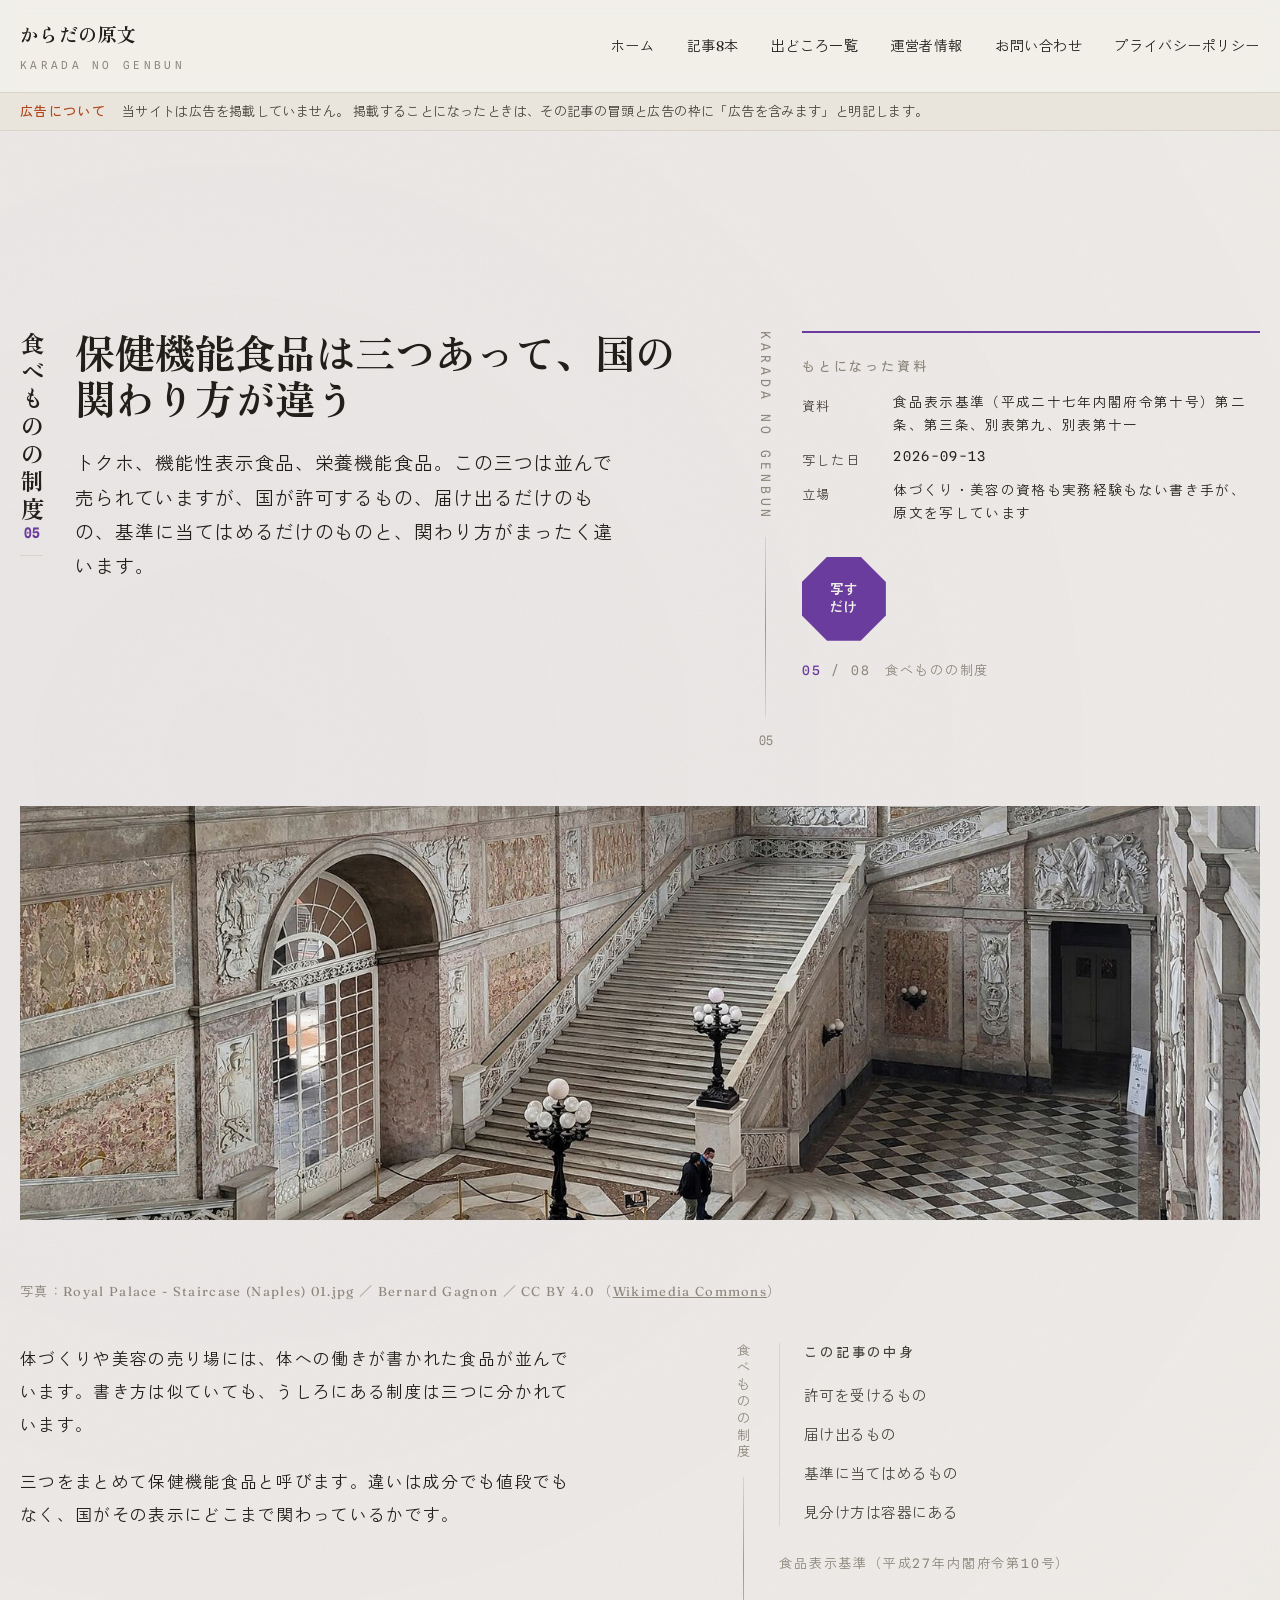
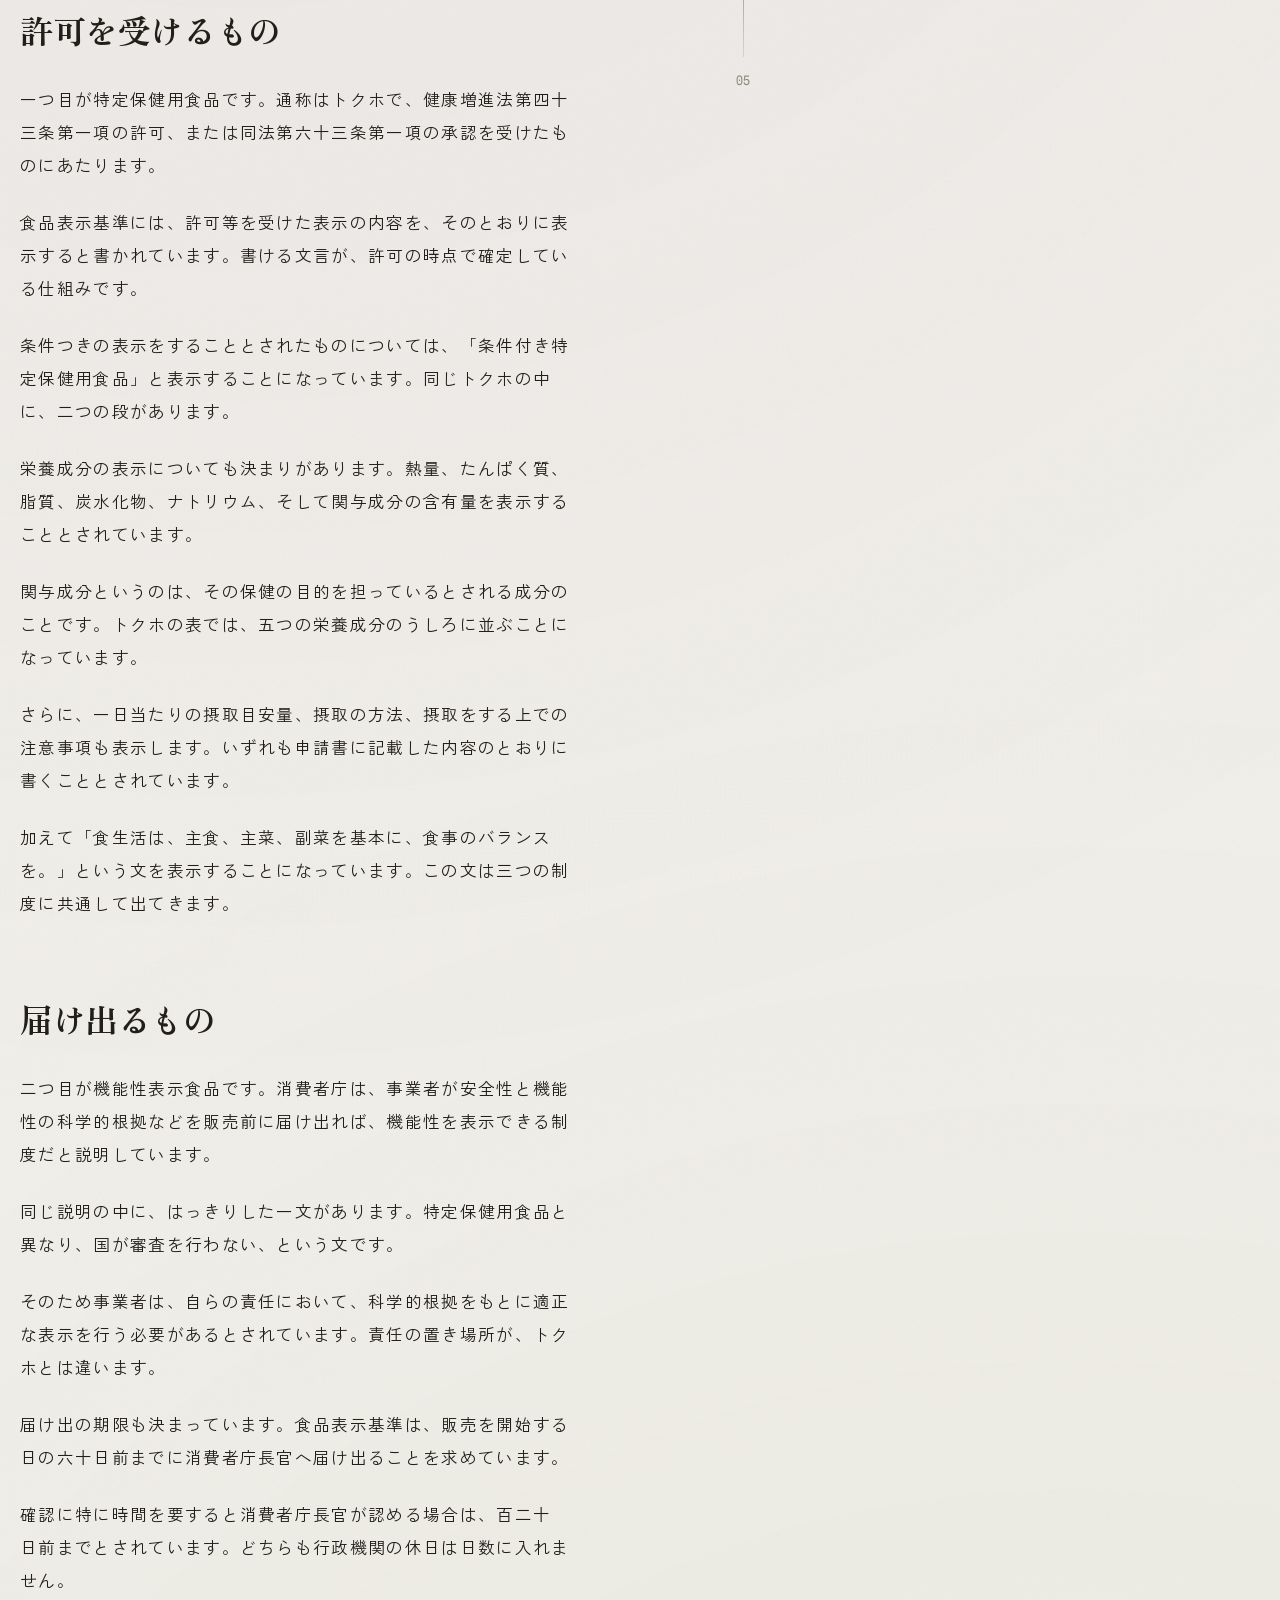
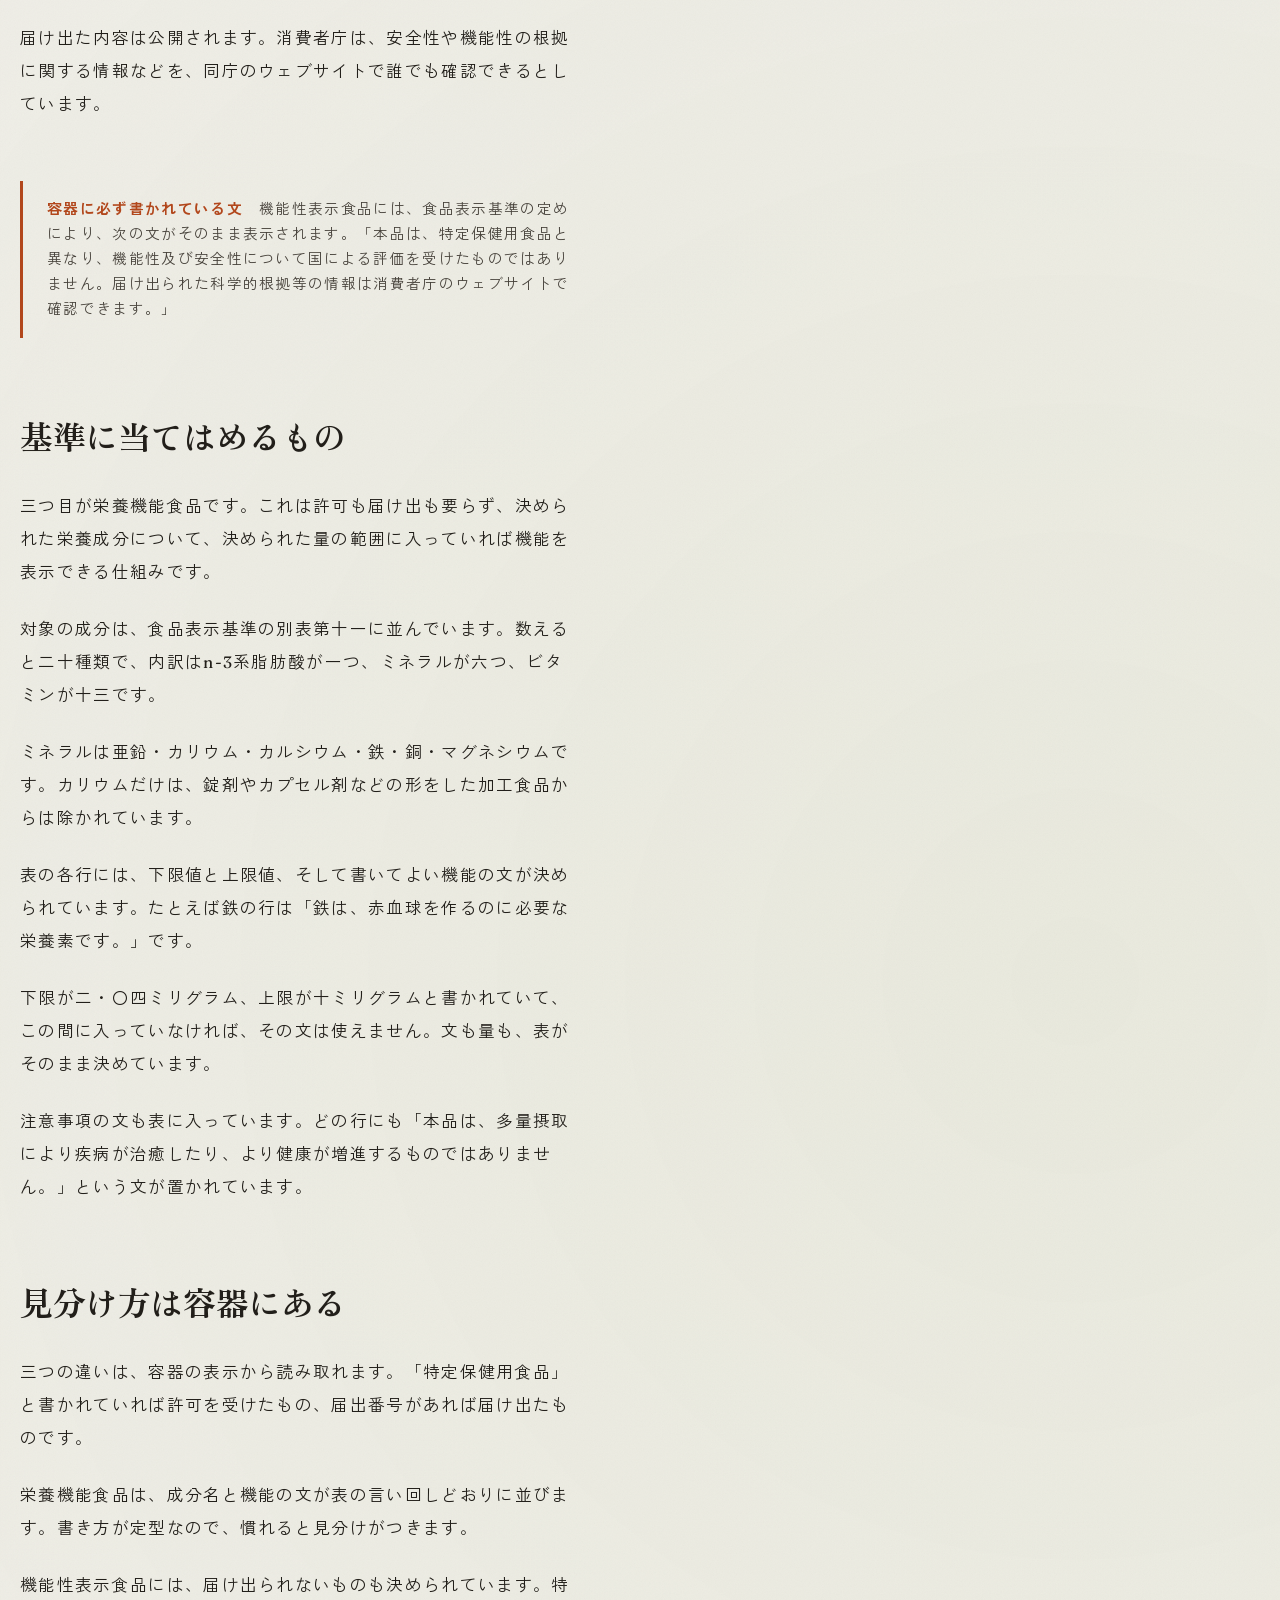
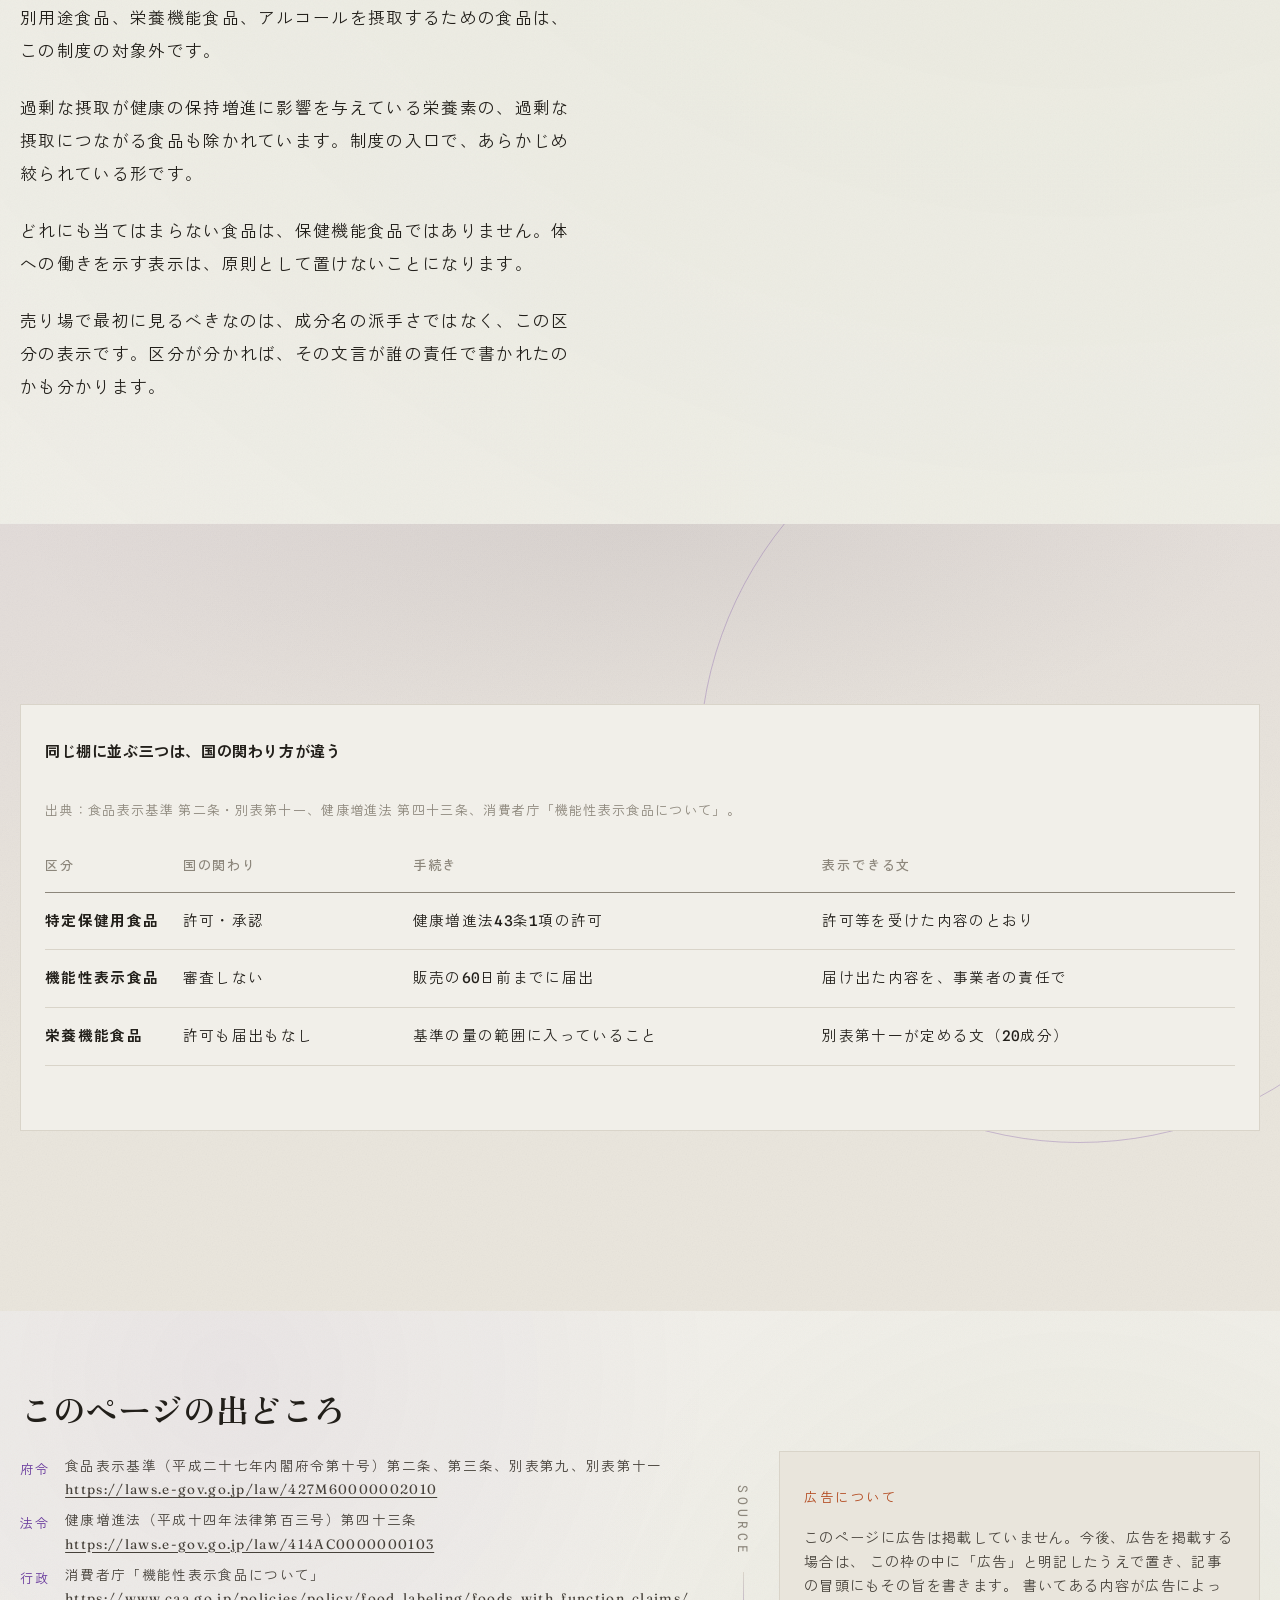
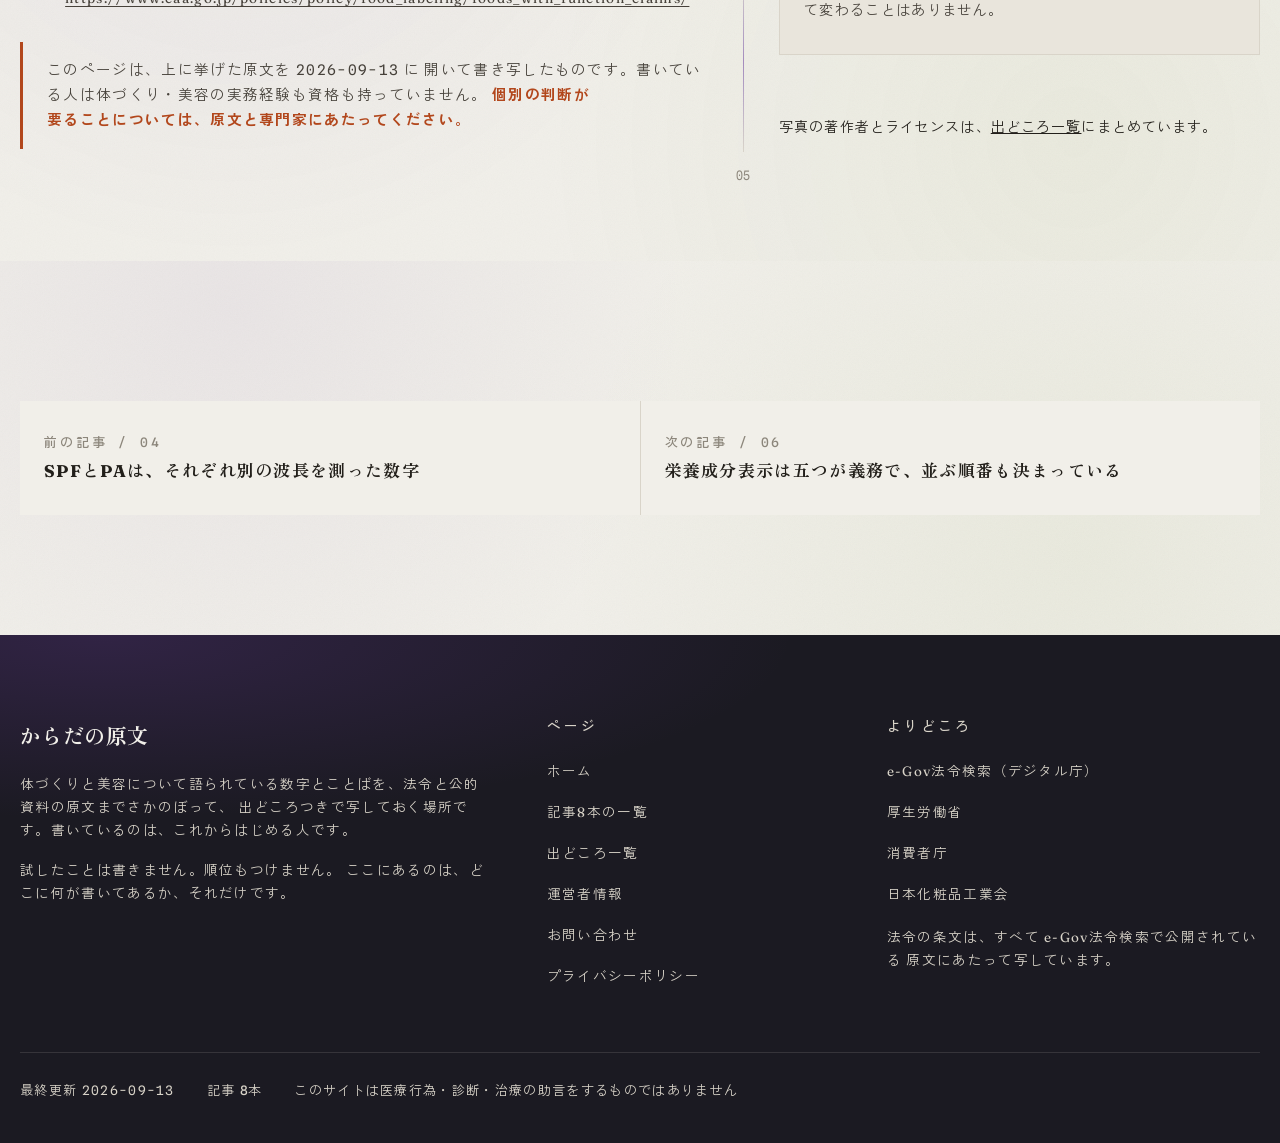
<file: kiji-05.html>
<!doctype html>
<html lang="ja">
<head>
<meta charset="utf-8">
<meta name="viewport" content="width=device-width,initial-scale=1">
<title>保健機能食品は三つあって、国の関わり方が違う｜からだの原文</title>
<meta name="description" content="トクホ、機能性表示食品、栄養機能食品。この三つは並んで売られていますが、国が許可するもの、届け出るだけのもの、基準に当てはめるだけのものと、関わり方がまったく違います。">
<meta name="color-scheme" content="light">
<link rel="canonical" href="https://karada-genbun.com/kiji-05.html">
<link rel="icon" href="favicon.svg" type="image/svg+xml">
<meta property="og:type" content="article">
<meta property="og:site_name" content="からだの原文">
<meta property="og:locale" content="ja_JP">
<meta property="og:title" content="保健機能食品は三つあって、国の関わり方が違う｜からだの原文">
<meta property="og:description" content="トクホ、機能性表示食品、栄養機能食品。この三つは並んで売られていますが、国が許可するもの、届け出るだけのもの、基準に当てはめるだけのものと、関わり方がまったく違います。">
<meta property="og:url" content="https://karada-genbun.com/kiji-05.html">
<meta property="og:image" content="https://karada-genbun.com/ogp.png">
<meta property="og:image:width" content="1200">
<meta property="og:image:height" content="630">
<meta name="twitter:card" content="summary_large_image">
<link rel="preconnect" href="https://fonts.googleapis.com">
<link rel="preconnect" href="https://fonts.gstatic.com" crossorigin>
<link rel="stylesheet" href="https://fonts.googleapis.com/css2?family=Fraunces:opsz,wght,SOFT,WONK@9..144,300..900,0..100,0..1&family=Spline+Sans+Mono:wght@400;500&family=Zen+Kaku+Gothic+Antique:wght@400;500;700&family=Zen+Old+Mincho:wght@400;700&display=swap">
<link rel="stylesheet" href="assets/style.css">
</head>
<body>
<a class="tobu" href="#main">本文へ飛ぶ</a>
<i class="susumi" aria-hidden="true"></i>
<header class="head">
 <div class="wrap head__in">
  <a class="head__na" href="index.html">からだの原文<span class="en">KARADA NO GENBUN</span></a>
  <nav class="nav" aria-label="サイト内">
      <a href="index.html">ホーム</a>
      <a href="index.html#kiji">記事8本</a>
      <a href="shiryo.html">出どころ一覧</a>
      <a href="unei.html">運営者情報</a>
      <a href="toiawase.html">お問い合わせ</a>
      <a href="privacy.html">プライバシーポリシー</a>
  </nav>
 </div>
</header>
<main id="main">
<!-- 広告の枠：いまは空。掲載することになったら、ここに「広告」と明記して置く -->
<p class="kaiji"><span><b>広告について</b>当サイトは広告を掲載していません。
 掲載することになったときは、その記事の冒頭と広告の枠に「広告を含みます」と明記します。</span></p>
<article class="band band--kami">
 <i class="band__ko" aria-hidden="true"></i>
 <div class="wrap">
  <div class="kiji__atama">
   <div class="shou">
    <div class="tate">食べものの制度<span class="num">05</span></div>
    <div class="shou__ji" style="max-width:none">
     <div class="spread">
      <div class="hidari">
       <h1 class="t-h1" data-rv><span class="w">保健機能食品は</span><span class="w">三つあって、</span><span class="w">国の</span><span class="w">関わり方が</span><span class="w">違う</span></h1>
       <p class="t-lede" data-rv data-okure="2" style="margin-block-start:24px;max-width:30em">トクホ、機能性表示食品、栄養機能食品。この三つは並んで売られていますが、国が許可するもの、届け出るだけのもの、基準に当てはめるだけのものと、関わり方がまったく違います。</p>
      </div>
      <div class="nodo" aria-hidden="true">
       <div class="nodo__hashira"><span class="nodo__ji">KARADA NO GENBUN</span><span class="nodo__sen"></span>
        <span class="nodo__ji"><span class="num">05</span></span></div>
      </div>
      <div class="migi" data-rv data-okure="4">
       <div class="moto">
        <p class="t-label">もとになった資料</p>
        <dl>
         <dt>資料</dt><dd>食品表示基準（平成二十七年内閣府令第十号）第二条、第三条、別表第九、別表第十一</dd>
         <dt>写した日</dt><dd><time datetime="2026-09-13">2026-09-13</time></dd>
         <dt>立場</dt><dd>体づくり・美容の資格も実務経験もない書き手が、原文を写しています</dd>
        </dl>
        <span class="in moto__in" aria-hidden="true">写す<br>だけ</span>
        <p class="bunsu"><b>05</b> / 08　食べものの制度</p>
       </div>
      </div>
     </div>
    </div>
   </div>
   <figure class="kiji__pic kiji__pic--kata" data-hira>
    <img src="assets/img/k05_900.jpg" srcset="assets/img/k05_480.jpg 480w, assets/img/k05_900.jpg 900w, assets/img/k05_1600.jpg 1600w" sizes="(max-width:900px) 100vw, 1240px" width="1920" height="1233" alt="石づくりの建物の、大きな階段" loading="lazy" decoding="async">
   </figure>
   <p class="kiji__cap">写真：Royal Palace - Staircase (Naples) 01.jpg ／ Bernard Gagnon ／ CC BY 4.0 （<a href="https://commons.wikimedia.org/wiki/File:Royal_Palace_-_Staircase_(Naples)_01.jpg" rel="noopener">Wikimedia Commons</a>）</p>
  </div>

  <div class="spread spread--tsuisu">
   <div class="hidari honbun stack">

<p class="t-body">体づくりや美容の売り場には、体への働きが書かれた食品が並んでいます。書き方は似ていても、うしろにある制度は三つに分かれています。</p>
<p class="t-body">三つをまとめて保健機能食品と呼びます。違いは成分でも値段でもなく、国がその表示にどこまで関わっているかです。</p>

<h2 class="t-h2" id="a"><span class="w">許可を</span><span class="w">受ける</span><span class="w">もの</span></h2>
<p class="t-body">一つ目が特定保健用食品です。通称はトクホで、健康増進法第四十三条第一項の許可、または同法第六十三条第一項の承認を受けたものにあたります。</p>
<p class="t-body">食品表示基準には、許可等を受けた表示の内容を、そのとおりに表示すると書かれています。書ける文言が、許可の時点で確定している仕組みです。</p>
<p class="t-body">条件つきの表示をすることとされたものについては、「条件付き特定保健用食品」と表示することになっています。同じトクホの中に、二つの段があります。</p>
<p class="t-body">栄養成分の表示についても決まりがあります。熱量、たんぱく質、脂質、炭水化物、ナトリウム、そして関与成分の含有量を表示することとされています。</p>
<p class="t-body">関与成分というのは、その保健の目的を担っているとされる成分のことです。トクホの表では、五つの栄養成分のうしろに並ぶことになっています。</p>
<p class="t-body">さらに、一日当たりの摂取目安量、摂取の方法、摂取をする上での注意事項も表示します。いずれも申請書に記載した内容のとおりに書くこととされています。</p>
<p class="t-body">加えて「食生活は、主食、主菜、副菜を基本に、食事のバランスを。」という文を表示することになっています。この文は三つの制度に共通して出てきます。</p>

<h2 class="t-h2" id="b"><span class="w">届け出る</span><span class="w">もの</span></h2>
<p class="t-body">二つ目が機能性表示食品です。消費者庁は、事業者が安全性と機能性の科学的根拠などを販売前に届け出れば、機能性を表示できる制度だと説明しています。</p>
<p class="t-body">同じ説明の中に、はっきりした一文があります。特定保健用食品と異なり、国が審査を行わない、という文です。</p>
<p class="t-body">そのため事業者は、自らの責任において、科学的根拠をもとに適正な表示を行う必要があるとされています。責任の置き場所が、トクホとは違います。</p>
<p class="t-body">届け出の期限も決まっています。食品表示基準は、販売を開始する日の六十日前までに消費者庁長官へ届け出ることを求めています。</p>
<p class="t-body">確認に特に時間を要すると消費者庁長官が認める場合は、百二十日前までとされています。どちらも行政機関の休日は日数に入れません。</p>
<p class="t-body">届け出た内容は公開されます。消費者庁は、安全性や機能性の根拠に関する情報などを、同庁のウェブサイトで誰でも確認できるとしています。</p>
<div class="note"><b>容器に必ず書かれている文</b>　機能性表示食品には、食品表示基準の定めにより、次の文がそのまま表示されます。「本品は、特定保健用食品と異なり、機能性及び安全性について国による評価を受けたものではありません。届け出られた科学的根拠等の情報は消費者庁のウェブサイトで確認できます。」</div>

<h2 class="t-h2" id="c"><span class="w">基準に</span><span class="w">当てはめる</span><span class="w">もの</span></h2>
<p class="t-body">三つ目が栄養機能食品です。これは許可も届け出も要らず、決められた栄養成分について、決められた量の範囲に入っていれば機能を表示できる仕組みです。</p>
<p class="t-body">対象の成分は、食品表示基準の別表第十一に並んでいます。数えると二十種類で、内訳はn-3系脂肪酸が一つ、ミネラルが六つ、ビタミンが十三です。</p>
<p class="t-body">ミネラルは亜鉛・カリウム・カルシウム・鉄・銅・マグネシウムです。カリウムだけは、錠剤やカプセル剤などの形をした加工食品からは除かれています。</p>
<p class="t-body">表の各行には、下限値と上限値、そして書いてよい機能の文が決められています。たとえば鉄の行は「鉄は、赤血球を作るのに必要な栄養素です。」です。</p>
<p class="t-body">下限が二・〇四ミリグラム、上限が十ミリグラムと書かれていて、この間に入っていなければ、その文は使えません。文も量も、表がそのまま決めています。</p>
<p class="t-body">注意事項の文も表に入っています。どの行にも「本品は、多量摂取により疾病が治癒したり、より健康が増進するものではありません。」という文が置かれています。</p>

<h2 class="t-h2" id="d"><span class="w">見分け方は</span><span class="w">容器に</span><span class="w">ある</span></h2>
<p class="t-body">三つの違いは、容器の表示から読み取れます。「特定保健用食品」と書かれていれば許可を受けたもの、届出番号があれば届け出たものです。</p>
<p class="t-body">栄養機能食品は、成分名と機能の文が表の言い回しどおりに並びます。書き方が定型なので、慣れると見分けがつきます。</p>
<p class="t-body">機能性表示食品には、届け出られないものも決められています。特別用途食品、栄養機能食品、アルコールを摂取するための食品は、この制度の対象外です。</p>
<p class="t-body">過剰な摂取が健康の保持増進に影響を与えている栄養素の、過剰な摂取につながる食品も除かれています。制度の入口で、あらかじめ絞られている形です。</p>
<p class="t-body">どれにも当てはまらない食品は、保健機能食品ではありません。体への働きを示す表示は、原則として置けないことになります。</p>
<p class="t-body">売り場で最初に見るべきなのは、成分名の派手さではなく、この区分の表示です。区分が分かれば、その文言が誰の責任で書かれたのかも分かります。</p>

   </div>
   <div class="nodo" aria-hidden="true">
    <div class="nodo__hashira">
     <span class="nodo__ji">食べものの制度</span>
     <span class="nodo__sen"></span>
     <span class="nodo__ji"><span class="num">05</span></span>
    </div>
   </div>
   <div class="migi">
    <div class="migi__in">
     <nav class="mokuji mokuji--tate" aria-label="この記事の中身">
      <span class="t-label">この記事の中身</span>
     <a href="#a">許可を受けるもの</a>
     <a href="#b">届け出るもの</a>
     <a href="#c">基準に当てはめるもの</a>
     <a href="#d">見分け方は容器にある</a>
     </nav>
     <p class="bunsu" style="margin-block-start:24px">食品表示基準（平成27年内閣府令第10号）</p>
    </div>
   </div>
  </div>
 </div>
</article>

<section class="band band--usu" aria-label="この記事の図">
 <i class="band__ko" aria-hidden="true"></i>
 <div class="wrap">
  
<div class="zu" data-zu>
 <div class="zu__waku">
  <div class="zu__ttl"><span class="w">同じ棚に</span><span class="w">並ぶ三つは、</span><span class="w">国の関わり方が</span><span class="w">違う</span></div>
  <table class="hyo">
   <caption>出典：食品表示基準 第二条・別表第十一、健康増進法 第四十三条、消費者庁「機能性表示食品について」。</caption>
   <thead><tr><th>区分</th><th>国の関わり</th><th>手続き</th><th>表示できる文</th></tr></thead>
   <tbody>
    <tr><th>特定保健用食品</th><td>許可・承認</td><td>健康増進法<span class="n">43</span>条<span class="n">1</span>項の許可</td>
        <td>許可等を受けた内容のとおり</td></tr>
    <tr><th>機能性表示食品</th><td>審査しない</td><td>販売の<span class="n">60</span>日前までに届出</td>
        <td>届け出た内容を、事業者の責任で</td></tr>
    <tr><th>栄養機能食品</th><td>許可も届出もなし</td><td>基準の量の範囲に入っていること</td>
        <td>別表第十一が定める文（<span class="n">20</span>成分）</td></tr>
   </tbody>
  </table>
 </div>
</div>
 </div>
</section>

<section class="band band--kami" style="padding-block:80px">
 <div class="wrap">
  <div class="spread">
   <div class="hidari">
    <h2 class="t-h2"><span class="w">この</span><span class="w">ページの</span><span class="w">出どころ</span></h2>
    <ul class="src">
   <li><span class="tag">府令</span><span>食品表示基準（平成二十七年内閣府令第十号）第二条、第三条、別表第九、別表第十一<br><a href="https://laws.e-gov.go.jp/law/427M60000002010" rel="noopener">https://laws.e-gov.go.jp/law/427M60000002010</a></span></li>
   <li><span class="tag">法令</span><span>健康増進法（平成十四年法律第百三号）第四十三条<br><a href="https://laws.e-gov.go.jp/law/414AC0000000103" rel="noopener">https://laws.e-gov.go.jp/law/414AC0000000103</a></span></li>
   <li><span class="tag">行政</span><span>消費者庁「機能性表示食品について」<br><a href="https://www.caa.go.jp/policies/policy/food_labeling/foods_with_function_claims/" rel="noopener">https://www.caa.go.jp/policies/policy/food_labeling/foods_with_function_claims/</a></span></li>
  </ul>
    <div class="note">このページは、上に挙げた原文を <time datetime="2026-09-13">2026-09-13</time> に
     開いて書き写したものです。書いている人は体づくり・美容の実務経験も資格も持っていません。
     <b><span class="w">個別の判断が</span><span class="w">要ることについては、</span><span class="w">原文と</span><span class="w">専門家に</span><span class="w">あたってください。</span></b></div>
   </div>
   <div class="nodo" aria-hidden="true">
    <div class="nodo__hashira"><span class="nodo__ji">SOURCE</span><span class="nodo__sen"></span>
     <span class="nodo__ji"><span class="num">05</span></span></div>
   </div>
   <div class="migi">
    <!-- 広告の枠 -->
  <div class="koukoku ad" id="koukoku" data-ad="empty">
   <div class="koukoku__ji">広告について</div>
   <div class="koukoku__t">このページに広告は掲載していません。今後、広告を掲載する場合は、
    この枠の中に「広告」と明記したうえで置き、記事の冒頭にもその旨を書きます。
    書いてある内容が広告によって変わることはありません。</div>
  </div>
    <p class="t-body" style="font-size:14px;line-height:1.8">
     写真の著作者とライセンスは、<a href="shiryo.html">出どころ一覧</a>にまとめています。</p>
   </div>
  </div>
 </div>
</section>

<section class="band band--kami" style="padding-block:60px 120px">
 <div class="wrap">
  <nav class="tsugi" aria-label="ほかの記事">
   <a href="kiji-04.html"><span class="t-label">前の記事 / 04</span>
    <strong><span class="w">SPFと</span><span class="w">PAは、</span><span class="w">それぞれ</span><span class="w">別の</span><span class="w">波長を</span><span class="w">測った</span><span class="w">数字</span></strong></a>
   <a href="kiji-06.html"><span class="t-label">次の記事 / 06</span>
    <strong><span class="w">栄養成分表示は</span><span class="w">五つが</span><span class="w">義務で、</span><span class="w">並ぶ</span><span class="w">順番も</span><span class="w">決まっている</span></strong></a>
  </nav>
 </div>
</section>
</main>
<footer class="foot">
 <div class="wrap">
  <div class="foot__in">
   <div>
    <h2>からだの原文</h2>
    <p>体づくりと美容について語られている数字とことばを、法令と公的資料の原文までさかのぼって、
       出どころつきで写しておく場所です。書いているのは、これからはじめる人です。</p>
    <p style="margin-block-start:16px">試したことは書きません。順位もつけません。
       ここにあるのは、どこに何が書いてあるか、それだけです。</p>
   </div>
   <div>
    <p class="t-label" style="margin-block-end:16px">ページ</p>
    <ul>
     <li><a href="index.html">ホーム</a></li>
     <li><a href="index.html#kiji">記事8本の一覧</a></li>
     <li><a href="shiryo.html">出どころ一覧</a></li>
     <li><a href="unei.html">運営者情報</a></li>
     <li><a href="toiawase.html">お問い合わせ</a></li>
     <li><a href="privacy.html">プライバシーポリシー</a></li>
    </ul>
   </div>
   <div>
    <p class="t-label" style="margin-block-end:16px">よりどころ</p>
    <ul>
     <li><a href="https://laws.e-gov.go.jp/" rel="noopener">e-Gov法令検索（デジタル庁）</a></li>
     <li><a href="https://www.mhlw.go.jp/" rel="noopener">厚生労働省</a></li>
     <li><a href="https://www.caa.go.jp/" rel="noopener">消費者庁</a></li>
     <li><a href="https://www.jcia.org/" rel="noopener">日本化粧品工業会</a></li>
    </ul>
    <p style="margin-block-start:16px">法令の条文は、すべて e-Gov法令検索で公開されている
       原文にあたって写しています。</p>
   </div>
  </div>
  <div class="foot__shita">
   <span>最終更新 <time datetime="2026-09-13">2026-09-13</time></span>
   <span>記事 <span class="n">8</span>本</span>
   <span>このサイトは医療行為・診断・治療の助言をするものではありません</span>
  </div>
 </div>
</footer>
<script src="assets/app.js"></script>
</body>
</html>
</file>
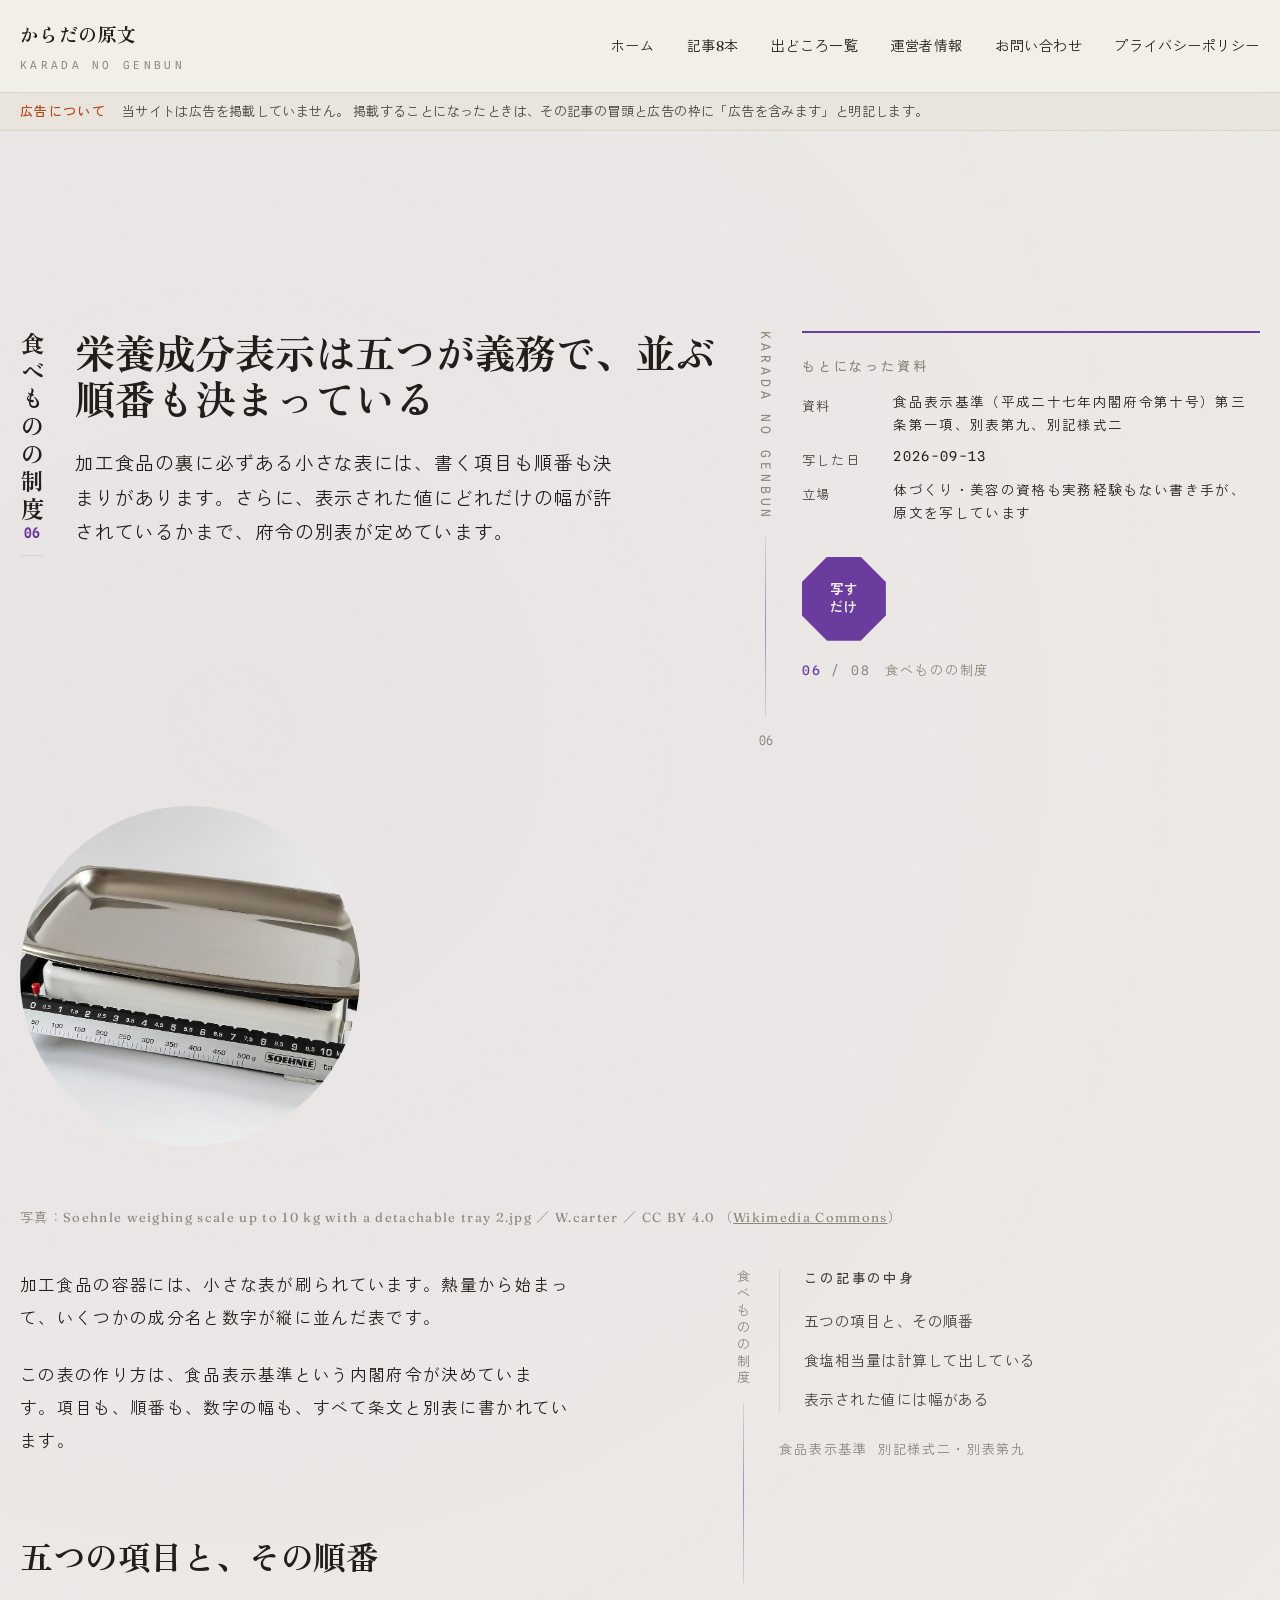
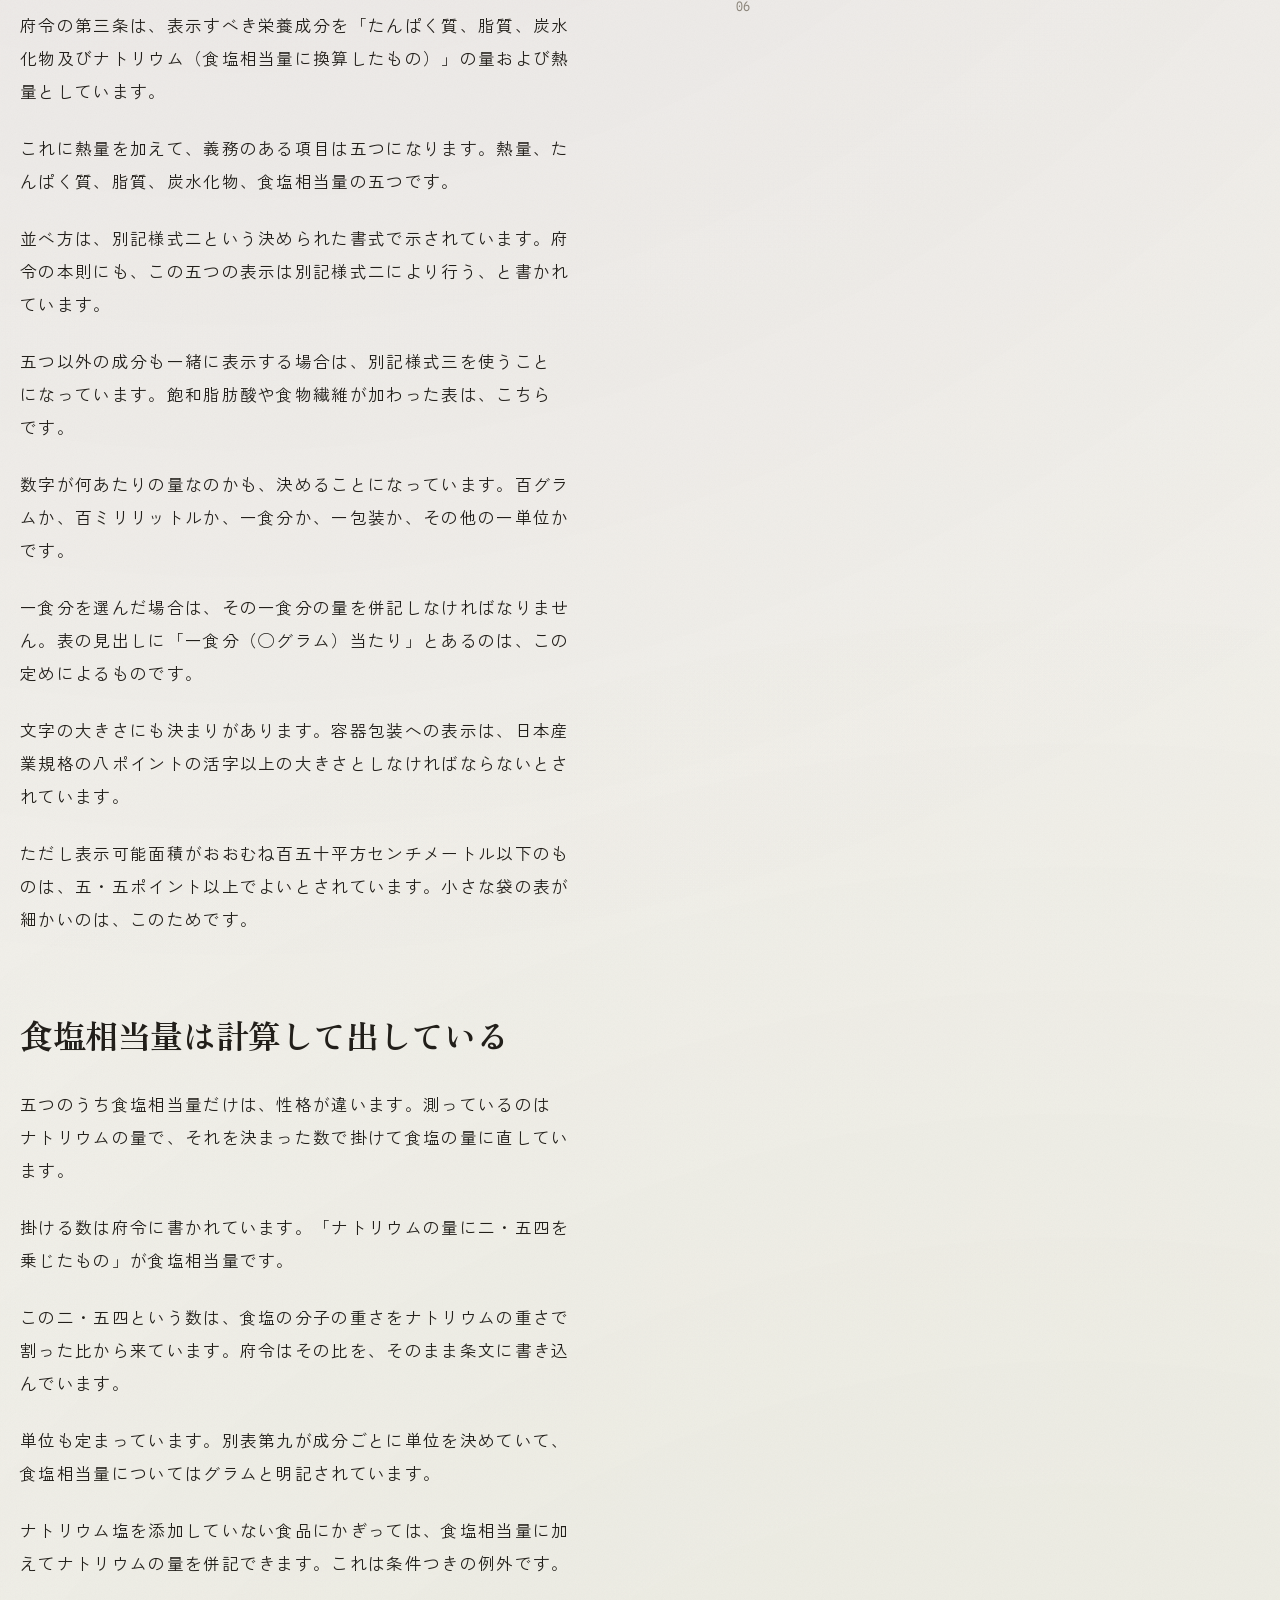
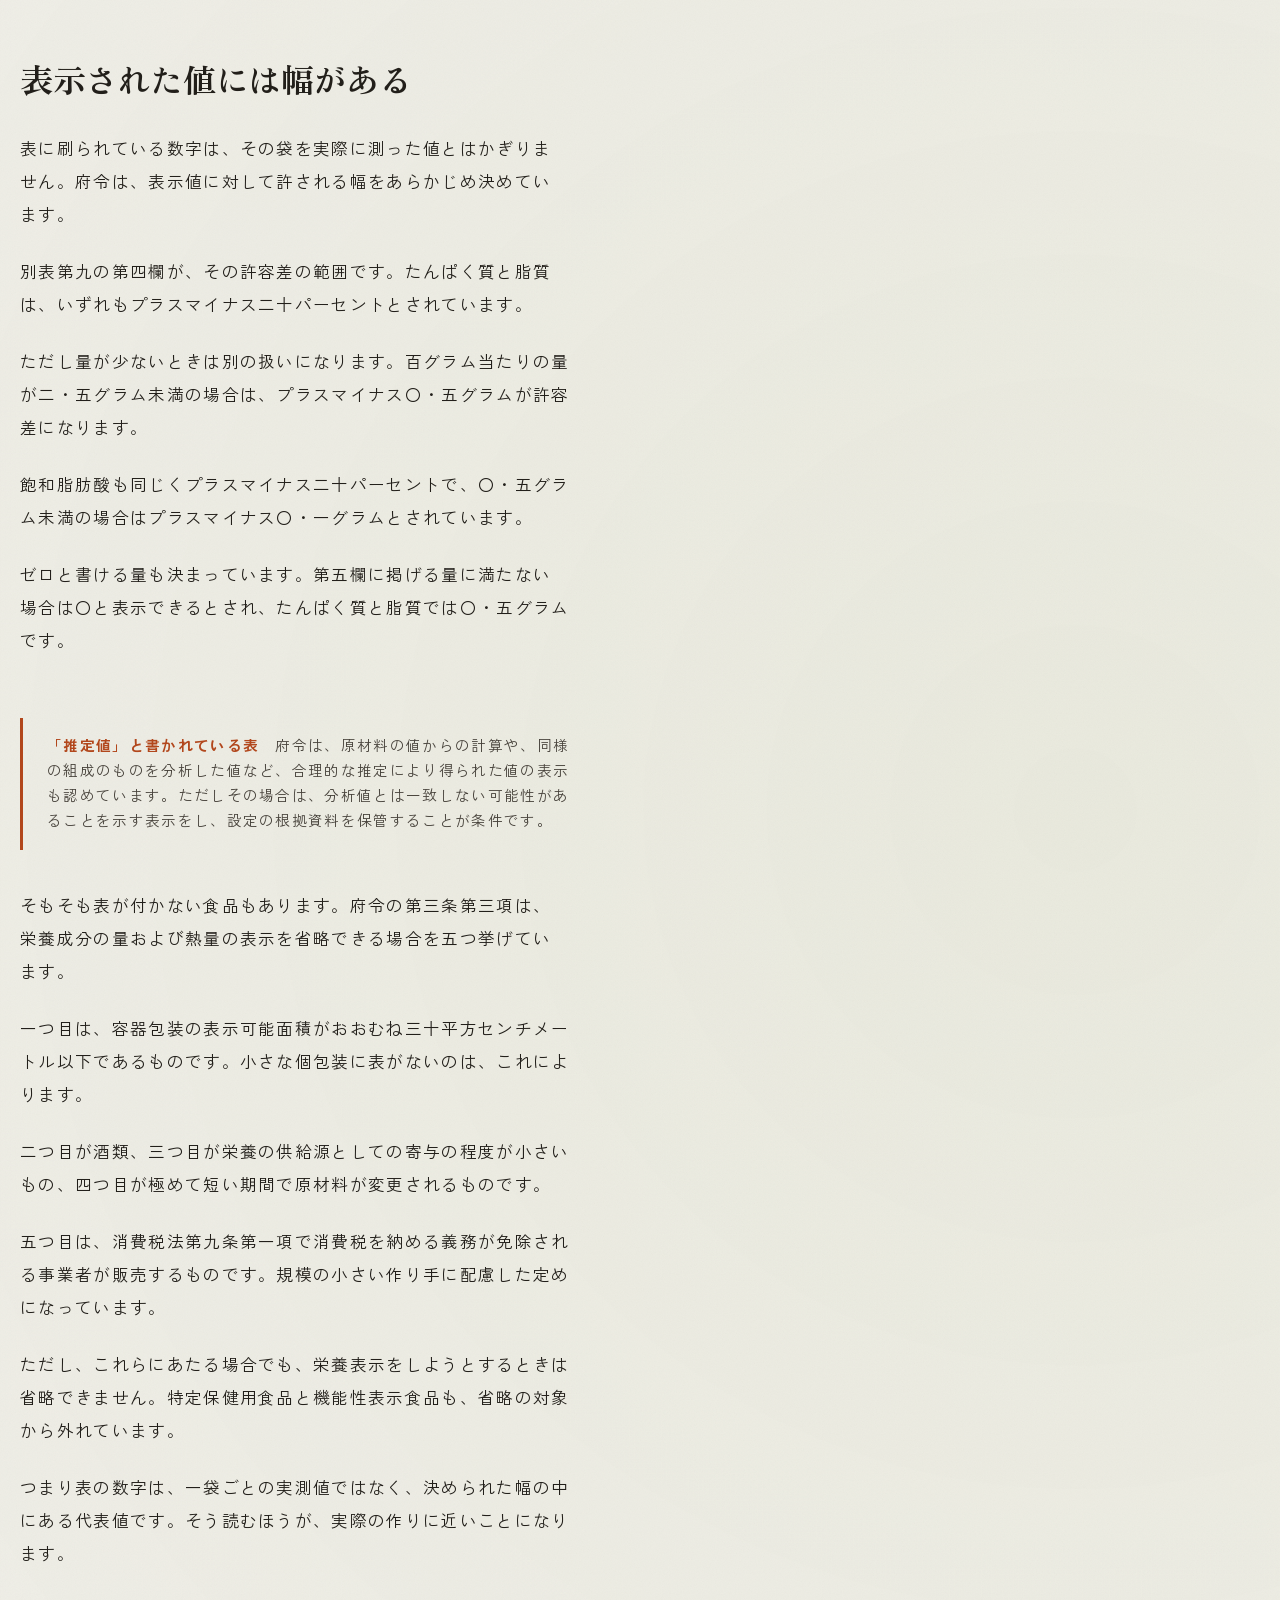
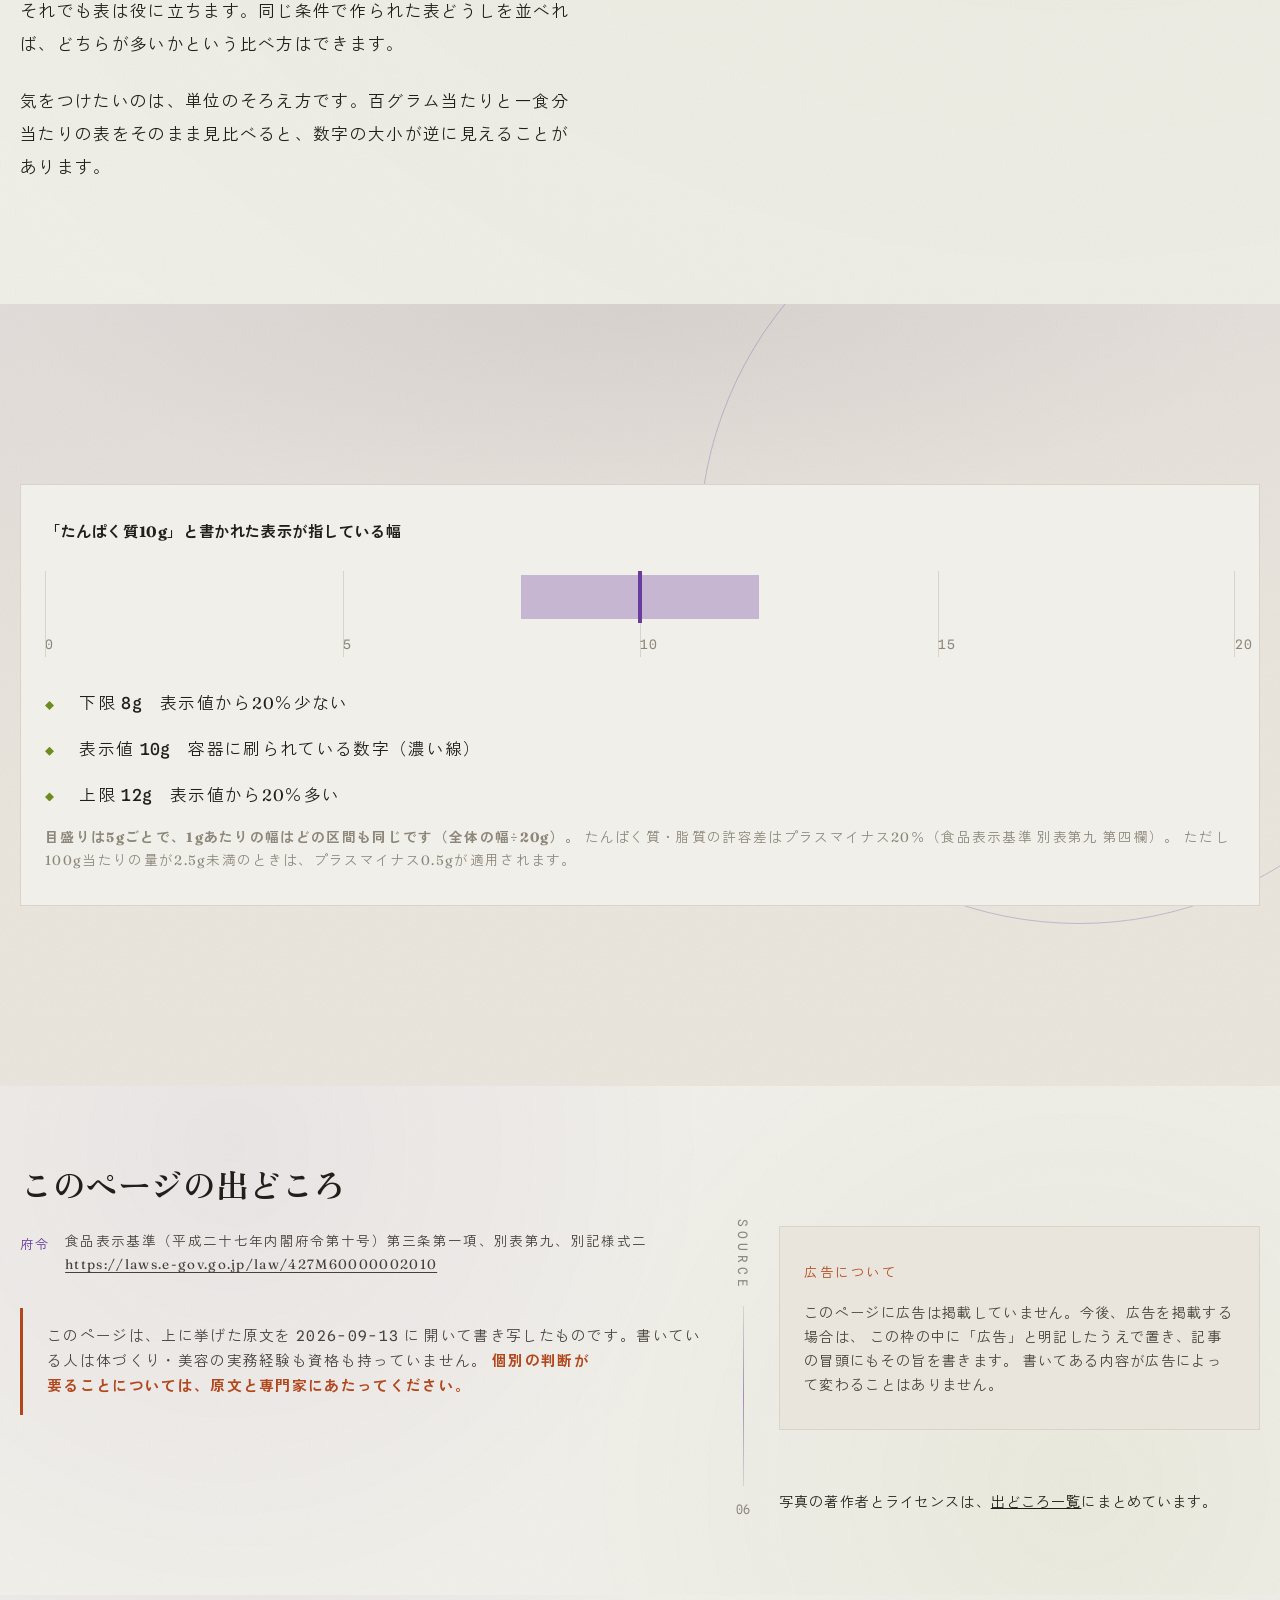
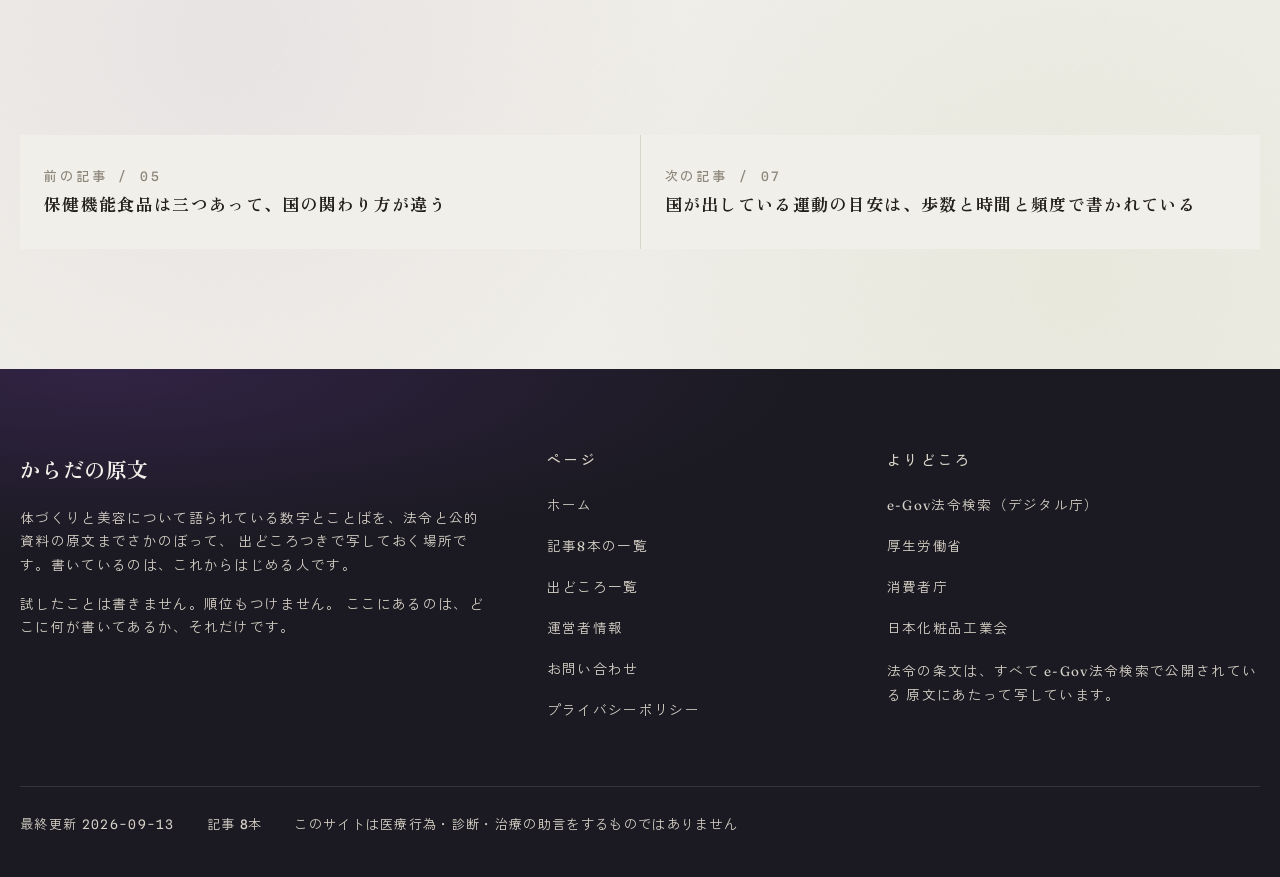
<file: kiji-06.html>
<!doctype html>
<html lang="ja">
<head>
<meta charset="utf-8">
<meta name="viewport" content="width=device-width,initial-scale=1">
<title>栄養成分表示は五つが義務で、並ぶ順番も決まっている｜からだの原文</title>
<meta name="description" content="加工食品の裏に必ずある小さな表には、書く項目も順番も決まりがあります。さらに、表示された値にどれだけの幅が許されているかまで、府令の別表が定めています。">
<meta name="color-scheme" content="light">
<link rel="canonical" href="https://karada-genbun.com/kiji-06.html">
<link rel="icon" href="favicon.svg" type="image/svg+xml">
<meta property="og:type" content="article">
<meta property="og:site_name" content="からだの原文">
<meta property="og:locale" content="ja_JP">
<meta property="og:title" content="栄養成分表示は五つが義務で、並ぶ順番も決まっている｜からだの原文">
<meta property="og:description" content="加工食品の裏に必ずある小さな表には、書く項目も順番も決まりがあります。さらに、表示された値にどれだけの幅が許されているかまで、府令の別表が定めています。">
<meta property="og:url" content="https://karada-genbun.com/kiji-06.html">
<meta property="og:image" content="https://karada-genbun.com/ogp.png">
<meta property="og:image:width" content="1200">
<meta property="og:image:height" content="630">
<meta name="twitter:card" content="summary_large_image">
<link rel="preconnect" href="https://fonts.googleapis.com">
<link rel="preconnect" href="https://fonts.gstatic.com" crossorigin>
<link rel="stylesheet" href="https://fonts.googleapis.com/css2?family=Fraunces:opsz,wght,SOFT,WONK@9..144,300..900,0..100,0..1&family=Spline+Sans+Mono:wght@400;500&family=Zen+Kaku+Gothic+Antique:wght@400;500;700&family=Zen+Old+Mincho:wght@400;700&display=swap">
<link rel="stylesheet" href="assets/style.css">
</head>
<body>
<a class="tobu" href="#main">本文へ飛ぶ</a>
<i class="susumi" aria-hidden="true"></i>
<header class="head">
 <div class="wrap head__in">
  <a class="head__na" href="index.html">からだの原文<span class="en">KARADA NO GENBUN</span></a>
  <nav class="nav" aria-label="サイト内">
      <a href="index.html">ホーム</a>
      <a href="index.html#kiji">記事8本</a>
      <a href="shiryo.html">出どころ一覧</a>
      <a href="unei.html">運営者情報</a>
      <a href="toiawase.html">お問い合わせ</a>
      <a href="privacy.html">プライバシーポリシー</a>
  </nav>
 </div>
</header>
<main id="main">
<!-- 広告の枠：いまは空。掲載することになったら、ここに「広告」と明記して置く -->
<p class="kaiji"><span><b>広告について</b>当サイトは広告を掲載していません。
 掲載することになったときは、その記事の冒頭と広告の枠に「広告を含みます」と明記します。</span></p>
<article class="band band--kami">
 <i class="band__ko" aria-hidden="true"></i>
 <div class="wrap">
  <div class="kiji__atama">
   <div class="shou">
    <div class="tate">食べものの制度<span class="num">06</span></div>
    <div class="shou__ji" style="max-width:none">
     <div class="spread">
      <div class="hidari">
       <h1 class="t-h1" data-rv><span class="w">栄養成分表示は</span><span class="w">五つが</span><span class="w">義務で、</span><span class="w">並ぶ</span><span class="w">順番も</span><span class="w">決まっている</span></h1>
       <p class="t-lede" data-rv data-okure="2" style="margin-block-start:24px;max-width:30em">加工食品の裏に必ずある小さな表には、書く項目も順番も決まりがあります。さらに、表示された値にどれだけの幅が許されているかまで、府令の別表が定めています。</p>
      </div>
      <div class="nodo" aria-hidden="true">
       <div class="nodo__hashira"><span class="nodo__ji">KARADA NO GENBUN</span><span class="nodo__sen"></span>
        <span class="nodo__ji"><span class="num">06</span></span></div>
      </div>
      <div class="migi" data-rv data-okure="4">
       <div class="moto">
        <p class="t-label">もとになった資料</p>
        <dl>
         <dt>資料</dt><dd>食品表示基準（平成二十七年内閣府令第十号）第三条第一項、別表第九、別記様式二</dd>
         <dt>写した日</dt><dd><time datetime="2026-09-13">2026-09-13</time></dd>
         <dt>立場</dt><dd>体づくり・美容の資格も実務経験もない書き手が、原文を写しています</dd>
        </dl>
        <span class="in moto__in" aria-hidden="true">写す<br>だけ</span>
        <p class="bunsu"><b>06</b> / 08　食べものの制度</p>
       </div>
      </div>
     </div>
    </div>
   </div>
   <figure class="kiji__pic kiji__pic--maru" data-hira>
    <img src="assets/img/k06_900.jpg" srcset="assets/img/k06_480.jpg 480w, assets/img/k06_900.jpg 900w, assets/img/k06_1600.jpg 1600w" sizes="(max-width:900px) 100vw, 1240px" width="1920" height="1280" alt="目盛り式のはかりを、斜め上から見たところ" loading="lazy" decoding="async">
   </figure>
   <p class="kiji__cap">写真：Soehnle weighing scale up to 10 kg with a detachable tray 2.jpg ／ W.carter ／ CC BY 4.0 （<a href="https://commons.wikimedia.org/wiki/File:Soehnle_weighing_scale_up_to_10_kg_with_a_detachable_tray_2.jpg" rel="noopener">Wikimedia Commons</a>）</p>
  </div>

  <div class="spread spread--tsuisu">
   <div class="hidari honbun stack">

<p class="t-body">加工食品の容器には、小さな表が刷られています。熱量から始まって、いくつかの成分名と数字が縦に並んだ表です。</p>
<p class="t-body">この表の作り方は、食品表示基準という内閣府令が決めています。項目も、順番も、数字の幅も、すべて条文と別表に書かれています。</p>

<h2 class="t-h2" id="a"><span class="w">五つの</span><span class="w">項目と、</span><span class="w">その</span><span class="w">順番</span></h2>
<p class="t-body">府令の第三条は、表示すべき栄養成分を「たんぱく質、脂質、炭水化物及びナトリウム（食塩相当量に換算したもの）」の量および熱量としています。</p>
<p class="t-body">これに熱量を加えて、義務のある項目は五つになります。熱量、たんぱく質、脂質、炭水化物、食塩相当量の五つです。</p>
<p class="t-body">並べ方は、別記様式二という決められた書式で示されています。府令の本則にも、この五つの表示は別記様式二により行う、と書かれています。</p>
<p class="t-body">五つ以外の成分も一緒に表示する場合は、別記様式三を使うことになっています。飽和脂肪酸や食物繊維が加わった表は、こちらです。</p>
<p class="t-body">数字が何あたりの量なのかも、決めることになっています。百グラムか、百ミリリットルか、一食分か、一包装か、その他の一単位かです。</p>
<p class="t-body">一食分を選んだ場合は、その一食分の量を併記しなければなりません。表の見出しに「一食分（◯グラム）当たり」とあるのは、この定めによるものです。</p>
<p class="t-body">文字の大きさにも決まりがあります。容器包装への表示は、日本産業規格の八ポイントの活字以上の大きさとしなければならないとされています。</p>
<p class="t-body">ただし表示可能面積がおおむね百五十平方センチメートル以下のものは、五・五ポイント以上でよいとされています。小さな袋の表が細かいのは、このためです。</p>

<h2 class="t-h2" id="b"><span class="w">食塩相当量は</span><span class="w">計算して</span><span class="w">出している</span></h2>
<p class="t-body">五つのうち食塩相当量だけは、性格が違います。測っているのはナトリウムの量で、それを決まった数で掛けて食塩の量に直しています。</p>
<p class="t-body">掛ける数は府令に書かれています。「ナトリウムの量に二・五四を乗じたもの」が食塩相当量です。</p>
<p class="t-body">この二・五四という数は、食塩の分子の重さをナトリウムの重さで割った比から来ています。府令はその比を、そのまま条文に書き込んでいます。</p>
<p class="t-body">単位も定まっています。別表第九が成分ごとに単位を決めていて、食塩相当量についてはグラムと明記されています。</p>
<p class="t-body">ナトリウム塩を添加していない食品にかぎっては、食塩相当量に加えてナトリウムの量を併記できます。これは条件つきの例外です。</p>

<h2 class="t-h2" id="c"><span class="w">表示された</span><span class="w">値には</span><span class="w">幅が</span><span class="w">ある</span></h2>
<p class="t-body">表に刷られている数字は、その袋を実際に測った値とはかぎりません。府令は、表示値に対して許される幅をあらかじめ決めています。</p>
<p class="t-body">別表第九の第四欄が、その許容差の範囲です。たんぱく質と脂質は、いずれもプラスマイナス二十パーセントとされています。</p>
<p class="t-body">ただし量が少ないときは別の扱いになります。百グラム当たりの量が二・五グラム未満の場合は、プラスマイナス〇・五グラムが許容差になります。</p>
<p class="t-body">飽和脂肪酸も同じくプラスマイナス二十パーセントで、〇・五グラム未満の場合はプラスマイナス〇・一グラムとされています。</p>
<p class="t-body">ゼロと書ける量も決まっています。第五欄に掲げる量に満たない場合は〇と表示できるとされ、たんぱく質と脂質では〇・五グラムです。</p>
<div class="note"><b>「推定値」と書かれている表</b>　府令は、原材料の値からの計算や、同様の組成のものを分析した値など、合理的な推定により得られた値の表示も認めています。ただしその場合は、分析値とは一致しない可能性があることを示す表示をし、設定の根拠資料を保管することが条件です。</div>
<p class="t-body">そもそも表が付かない食品もあります。府令の第三条第三項は、栄養成分の量および熱量の表示を省略できる場合を五つ挙げています。</p>
<p class="t-body">一つ目は、容器包装の表示可能面積がおおむね三十平方センチメートル以下であるものです。小さな個包装に表がないのは、これによります。</p>
<p class="t-body">二つ目が酒類、三つ目が栄養の供給源としての寄与の程度が小さいもの、四つ目が極めて短い期間で原材料が変更されるものです。</p>
<p class="t-body">五つ目は、消費税法第九条第一項で消費税を納める義務が免除される事業者が販売するものです。規模の小さい作り手に配慮した定めになっています。</p>
<p class="t-body">ただし、これらにあたる場合でも、栄養表示をしようとするときは省略できません。特定保健用食品と機能性表示食品も、省略の対象から外れています。</p>
<p class="t-body">つまり表の数字は、一袋ごとの実測値ではなく、決められた幅の中にある代表値です。そう読むほうが、実際の作りに近いことになります。</p>
<p class="t-body">それでも表は役に立ちます。同じ条件で作られた表どうしを並べれば、どちらが多いかという比べ方はできます。</p>
<p class="t-body">気をつけたいのは、単位のそろえ方です。百グラム当たりと一食分当たりの表をそのまま見比べると、数字の大小が逆に見えることがあります。</p>

   </div>
   <div class="nodo" aria-hidden="true">
    <div class="nodo__hashira">
     <span class="nodo__ji">食べものの制度</span>
     <span class="nodo__sen"></span>
     <span class="nodo__ji"><span class="num">06</span></span>
    </div>
   </div>
   <div class="migi">
    <div class="migi__in">
     <nav class="mokuji mokuji--tate" aria-label="この記事の中身">
      <span class="t-label">この記事の中身</span>
     <a href="#a">五つの項目と、その順番</a>
     <a href="#b">食塩相当量は計算して出している</a>
     <a href="#c">表示された値には幅がある</a>
     </nav>
     <p class="bunsu" style="margin-block-start:24px">食品表示基準 別記様式二・別表第九</p>
    </div>
   </div>
  </div>
 </div>
</article>

<section class="band band--usu" aria-label="この記事の図">
 <i class="band__ko" aria-hidden="true"></i>
 <div class="wrap">
  
<div class="zu" data-zu>
 <div class="zu__waku">
  <div class="zu__ttl"><span class="w">「たんぱく質10g」と</span><span class="w">書かれた</span><span class="w">表示が</span><span class="w">指している幅</span></div>
  <div class="jiku">
   <i class="jiku__me" style="inset-inline-start:0"></i>
   <i class="jiku__me" style="inset-inline-start:25%"></i>
   <i class="jiku__me" style="inset-inline-start:50%"></i>
   <i class="jiku__me" style="inset-inline-start:75%"></i>
   <i class="jiku__me" style="inset-inline-start:calc(100% - 1px)"></i>
   <div class="jiku__gyo" style="block-size:52px">
    <div class="jiku__bar" style="inset-inline-start:40%;inline-size:20%">
     <i class="bar" style="background:color-mix(in srgb,var(--accent-omo) 32%,var(--paper))"></i>
    </div>
    <i style="position:absolute;inset-block:0;inset-inline-start:calc(50% - 2px);inline-size:4px;
       background:var(--accent-omo)"></i>
   </div>
   <div class="jiku__me-ji"><span>0</span><span>5</span><span>10</span><span>15</span><span>20</span></div>
  </div>
  <ul class="cl" style="margin-block:24px 0">
   <li class="cl__item"><span>下限 <span class="n">8g</span>　表示値から20％少ない</span></li>
   <li class="cl__item"><span>表示値 <span class="n">10g</span>　容器に刷られている数字（濃い線）</span></li>
   <li class="cl__item"><span>上限 <span class="n">12g</span>　表示値から20％多い</span></li>
  </ul>
  <p class="zu__cap"><strong><span class="w">目盛りは5gごとで、</span><span class="w">1gあたりの幅は</span><span class="w">どの区間も</span><span class="w">同じです（全体の幅÷20g）。</span></strong>
   たんぱく質・脂質の許容差はプラスマイナス20％（食品表示基準 別表第九 第四欄）。
   ただし100g当たりの量が2.5g未満のときは、プラスマイナス0.5gが適用されます。</p>
 </div>
</div>
 </div>
</section>

<section class="band band--kami" style="padding-block:80px">
 <div class="wrap">
  <div class="spread">
   <div class="hidari">
    <h2 class="t-h2"><span class="w">この</span><span class="w">ページの</span><span class="w">出どころ</span></h2>
    <ul class="src">
   <li><span class="tag">府令</span><span>食品表示基準（平成二十七年内閣府令第十号）第三条第一項、別表第九、別記様式二<br><a href="https://laws.e-gov.go.jp/law/427M60000002010" rel="noopener">https://laws.e-gov.go.jp/law/427M60000002010</a></span></li>
  </ul>
    <div class="note">このページは、上に挙げた原文を <time datetime="2026-09-13">2026-09-13</time> に
     開いて書き写したものです。書いている人は体づくり・美容の実務経験も資格も持っていません。
     <b><span class="w">個別の判断が</span><span class="w">要ることについては、</span><span class="w">原文と</span><span class="w">専門家に</span><span class="w">あたってください。</span></b></div>
   </div>
   <div class="nodo" aria-hidden="true">
    <div class="nodo__hashira"><span class="nodo__ji">SOURCE</span><span class="nodo__sen"></span>
     <span class="nodo__ji"><span class="num">06</span></span></div>
   </div>
   <div class="migi">
    <!-- 広告の枠 -->
  <div class="koukoku ad" id="koukoku" data-ad="empty">
   <div class="koukoku__ji">広告について</div>
   <div class="koukoku__t">このページに広告は掲載していません。今後、広告を掲載する場合は、
    この枠の中に「広告」と明記したうえで置き、記事の冒頭にもその旨を書きます。
    書いてある内容が広告によって変わることはありません。</div>
  </div>
    <p class="t-body" style="font-size:14px;line-height:1.8">
     写真の著作者とライセンスは、<a href="shiryo.html">出どころ一覧</a>にまとめています。</p>
   </div>
  </div>
 </div>
</section>

<section class="band band--kami" style="padding-block:60px 120px">
 <div class="wrap">
  <nav class="tsugi" aria-label="ほかの記事">
   <a href="kiji-05.html"><span class="t-label">前の記事 / 05</span>
    <strong><span class="w">保健機能食品は</span><span class="w">三つあって、</span><span class="w">国の</span><span class="w">関わり方が</span><span class="w">違う</span></strong></a>
   <a href="kiji-07.html"><span class="t-label">次の記事 / 07</span>
    <strong><span class="w">国が</span><span class="w">出している</span><span class="w">運動の</span><span class="w">目安は、</span><span class="w">歩数と</span><span class="w">時間と</span><span class="w">頻度で</span><span class="w">書かれている</span></strong></a>
  </nav>
 </div>
</section>
</main>
<footer class="foot">
 <div class="wrap">
  <div class="foot__in">
   <div>
    <h2>からだの原文</h2>
    <p>体づくりと美容について語られている数字とことばを、法令と公的資料の原文までさかのぼって、
       出どころつきで写しておく場所です。書いているのは、これからはじめる人です。</p>
    <p style="margin-block-start:16px">試したことは書きません。順位もつけません。
       ここにあるのは、どこに何が書いてあるか、それだけです。</p>
   </div>
   <div>
    <p class="t-label" style="margin-block-end:16px">ページ</p>
    <ul>
     <li><a href="index.html">ホーム</a></li>
     <li><a href="index.html#kiji">記事8本の一覧</a></li>
     <li><a href="shiryo.html">出どころ一覧</a></li>
     <li><a href="unei.html">運営者情報</a></li>
     <li><a href="toiawase.html">お問い合わせ</a></li>
     <li><a href="privacy.html">プライバシーポリシー</a></li>
    </ul>
   </div>
   <div>
    <p class="t-label" style="margin-block-end:16px">よりどころ</p>
    <ul>
     <li><a href="https://laws.e-gov.go.jp/" rel="noopener">e-Gov法令検索（デジタル庁）</a></li>
     <li><a href="https://www.mhlw.go.jp/" rel="noopener">厚生労働省</a></li>
     <li><a href="https://www.caa.go.jp/" rel="noopener">消費者庁</a></li>
     <li><a href="https://www.jcia.org/" rel="noopener">日本化粧品工業会</a></li>
    </ul>
    <p style="margin-block-start:16px">法令の条文は、すべて e-Gov法令検索で公開されている
       原文にあたって写しています。</p>
   </div>
  </div>
  <div class="foot__shita">
   <span>最終更新 <time datetime="2026-09-13">2026-09-13</time></span>
   <span>記事 <span class="n">8</span>本</span>
   <span>このサイトは医療行為・診断・治療の助言をするものではありません</span>
  </div>
 </div>
</footer>
<script src="assets/app.js"></script>
</body>
</html>
</file>
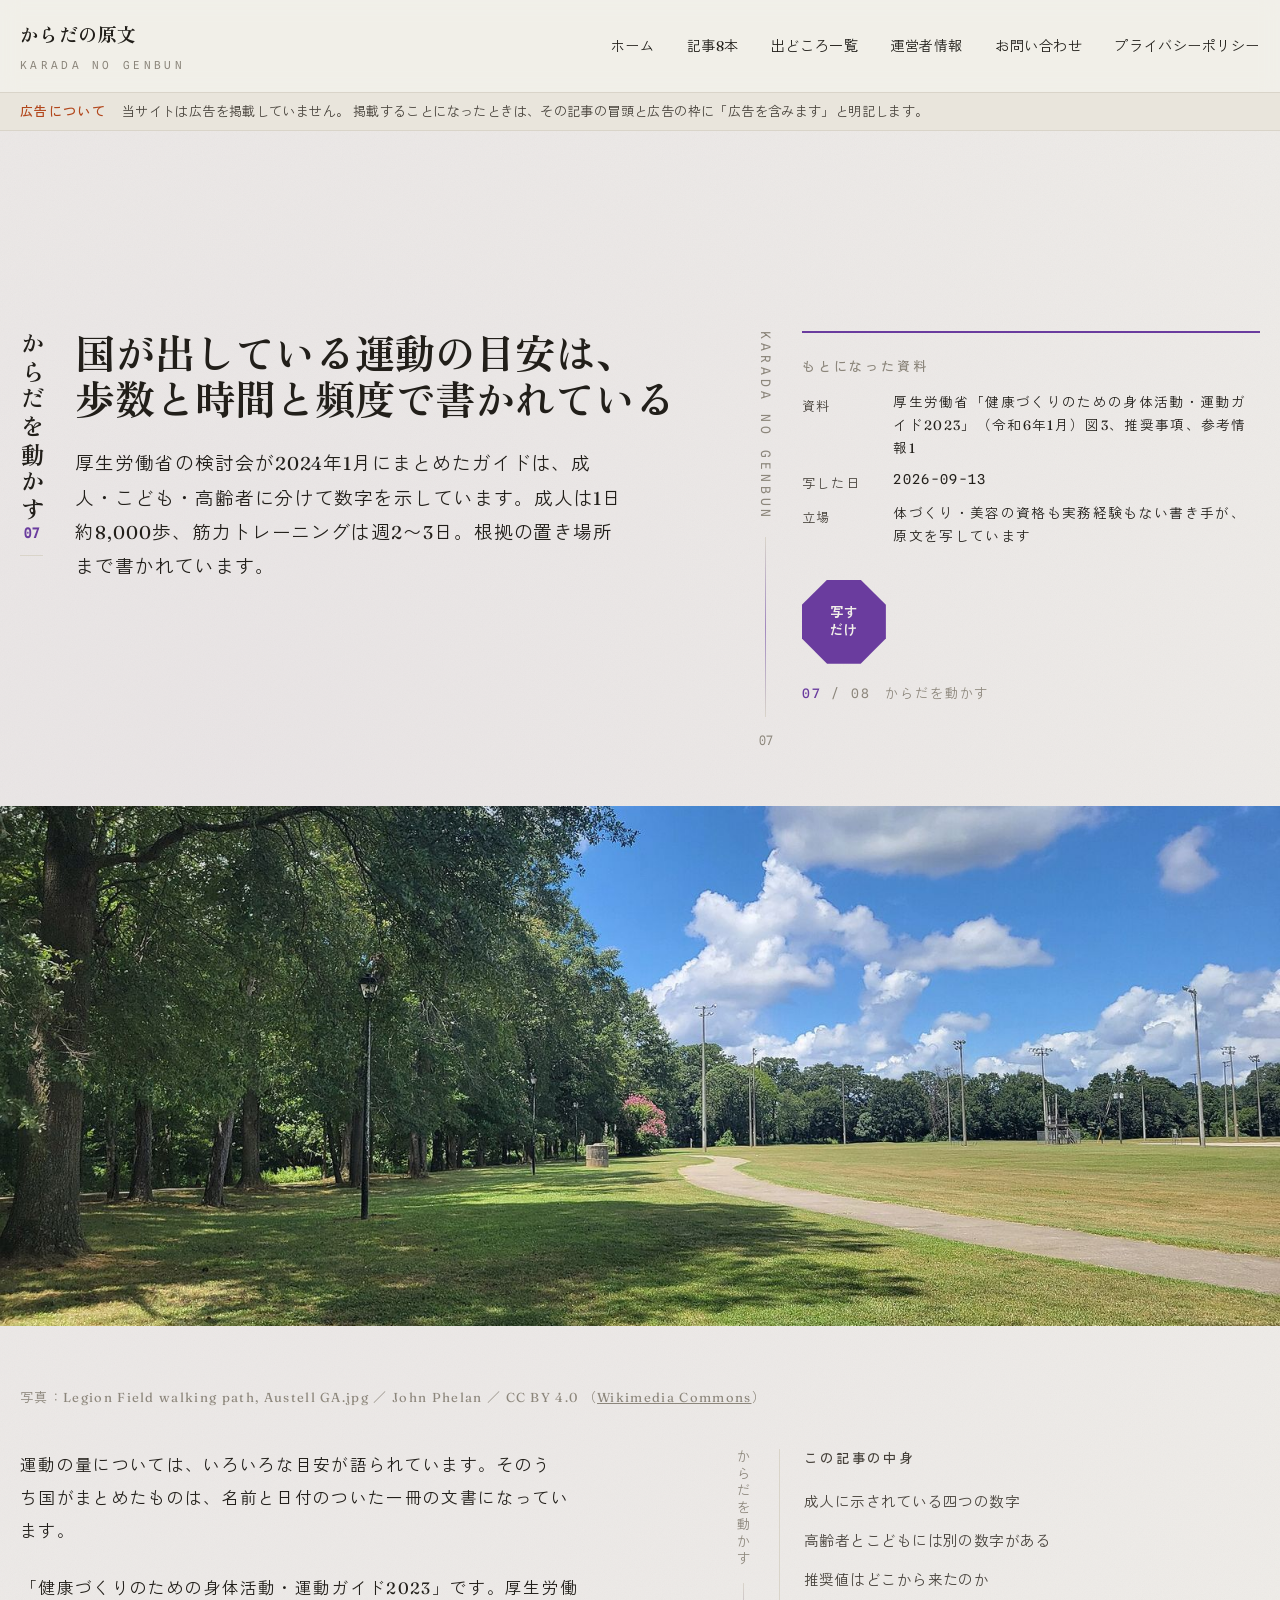
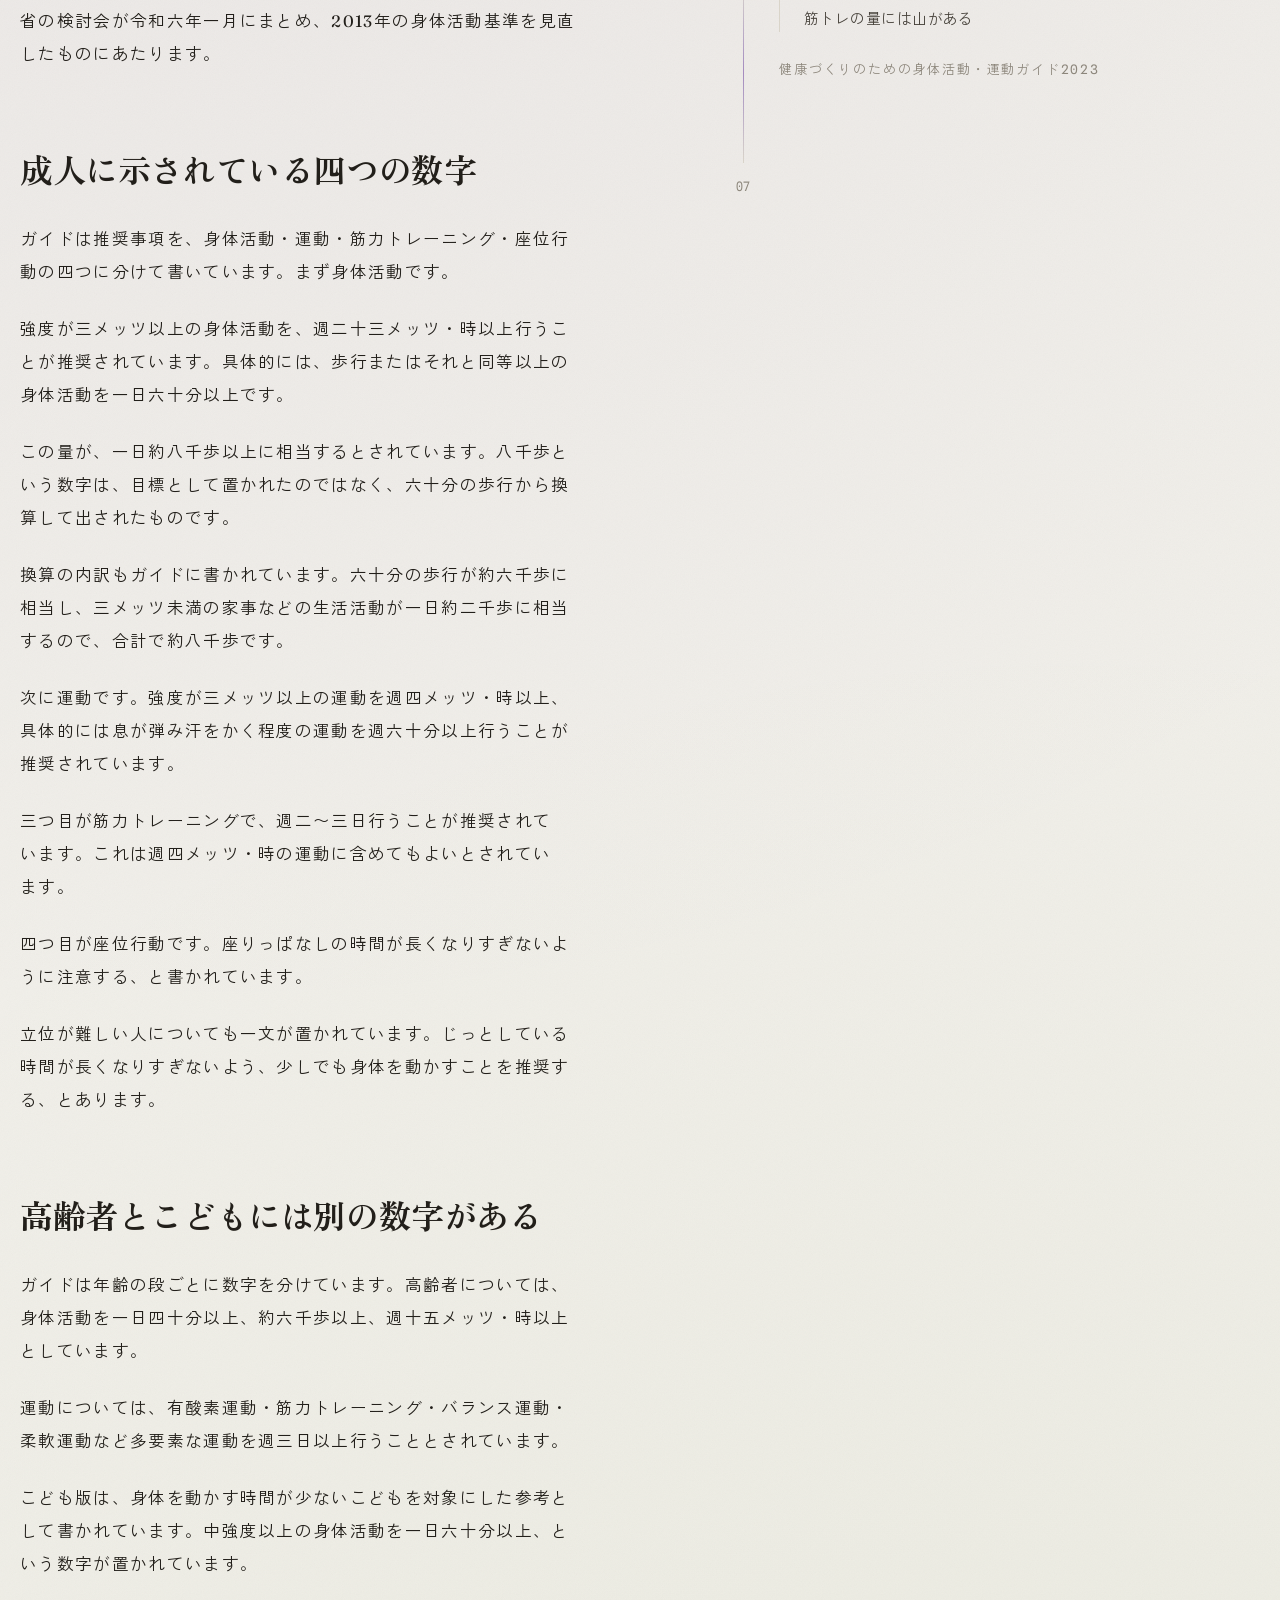
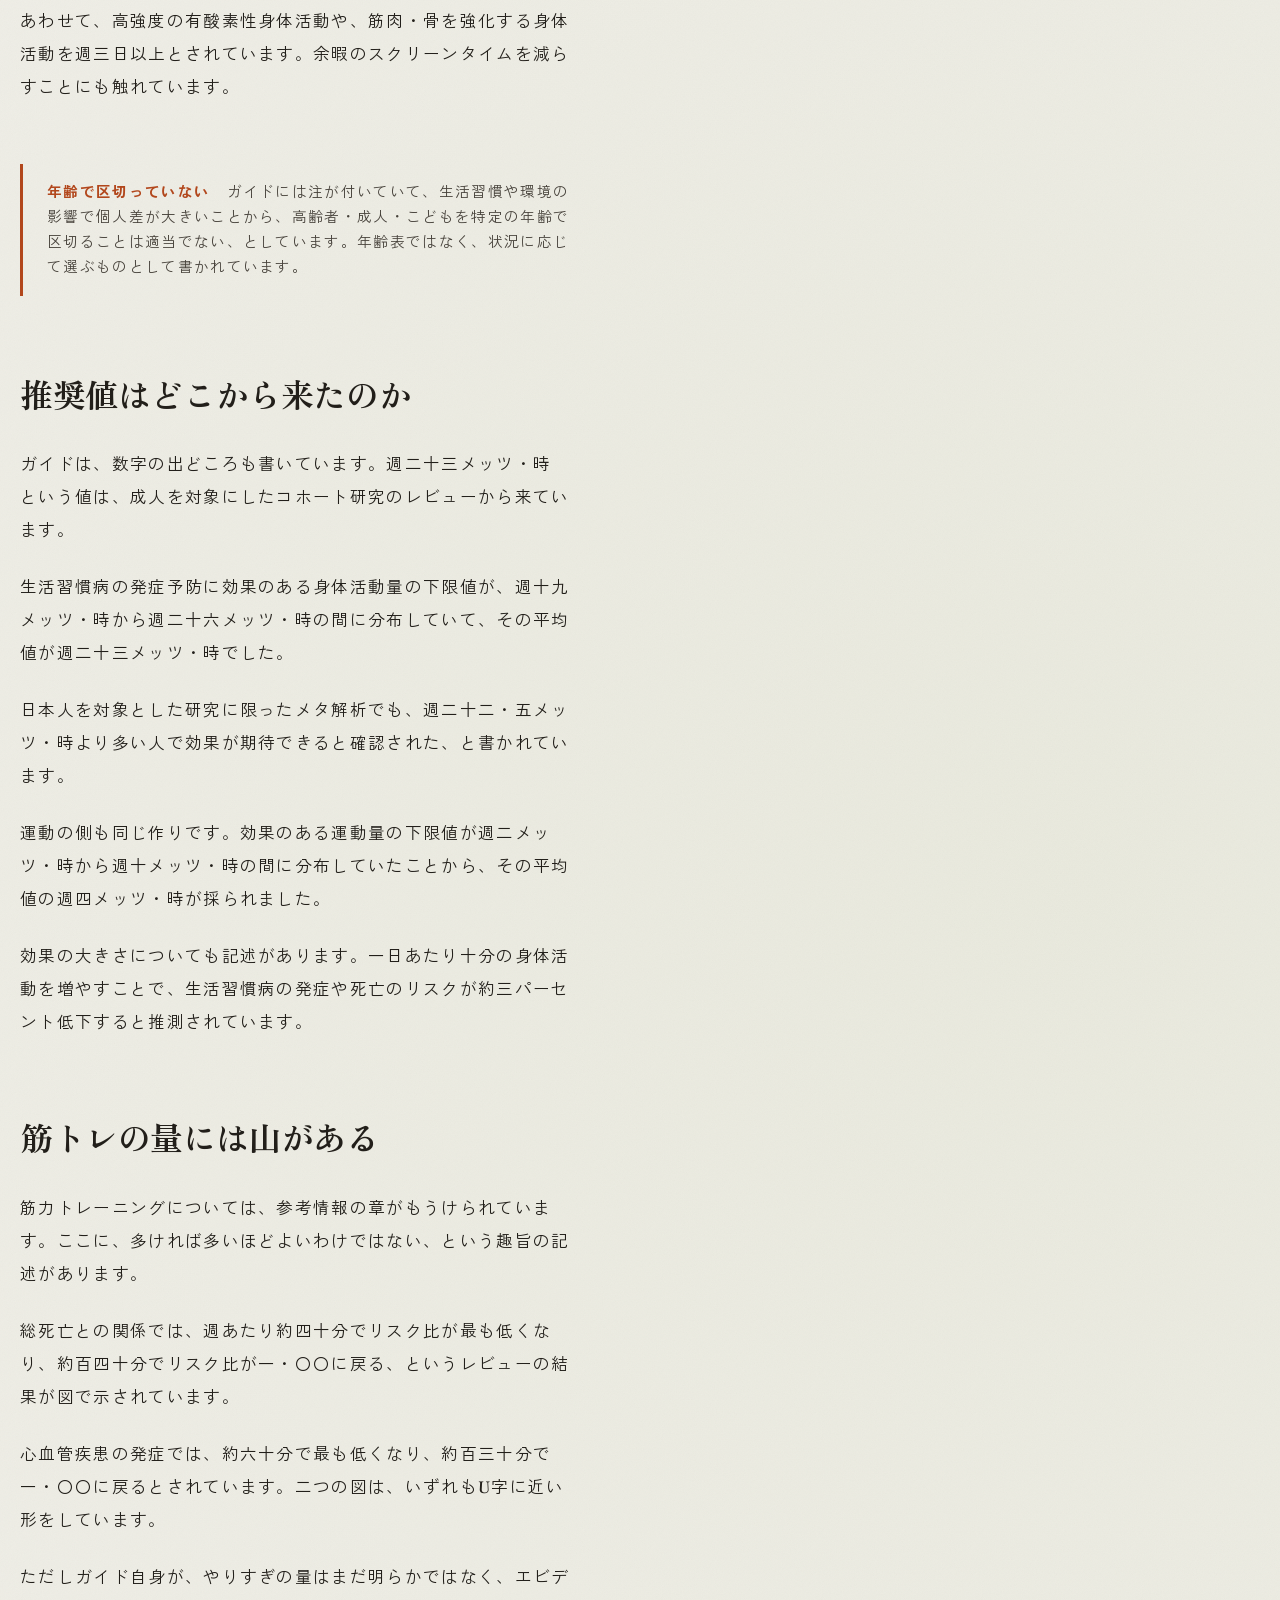
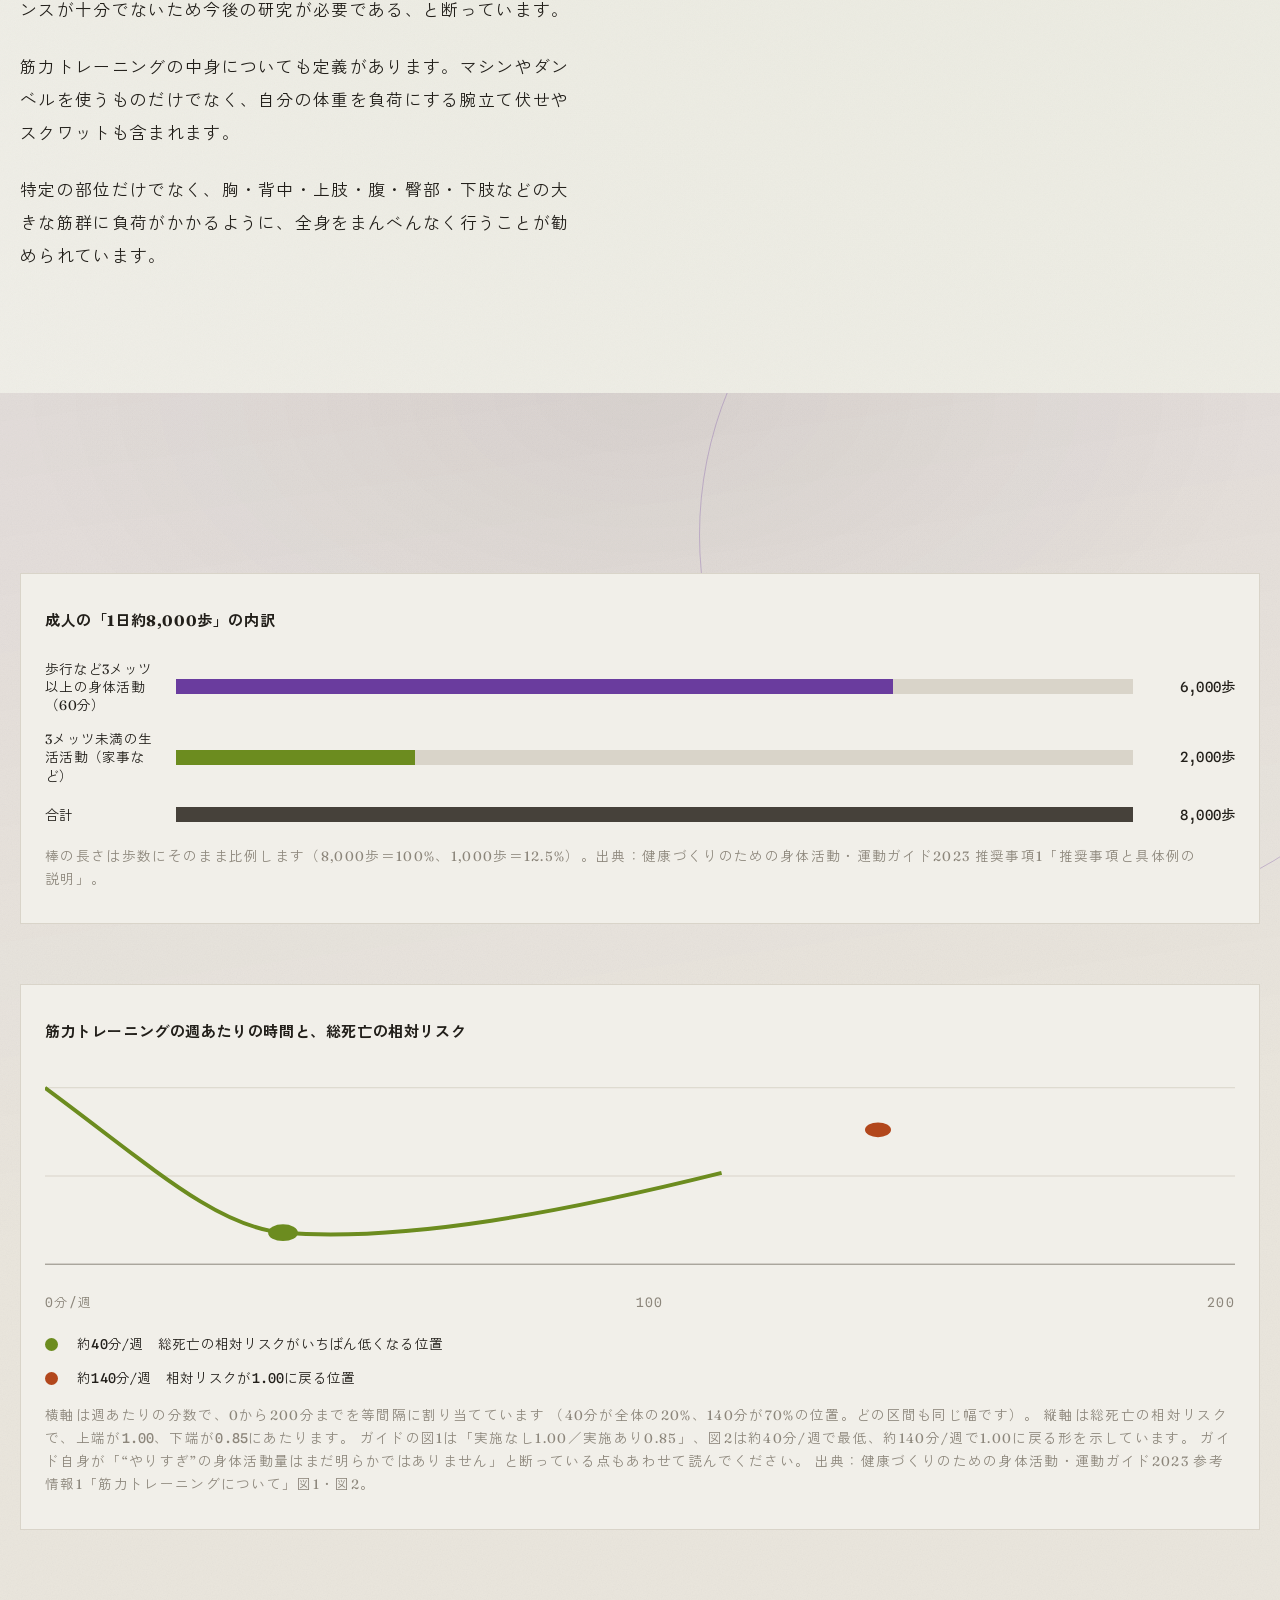
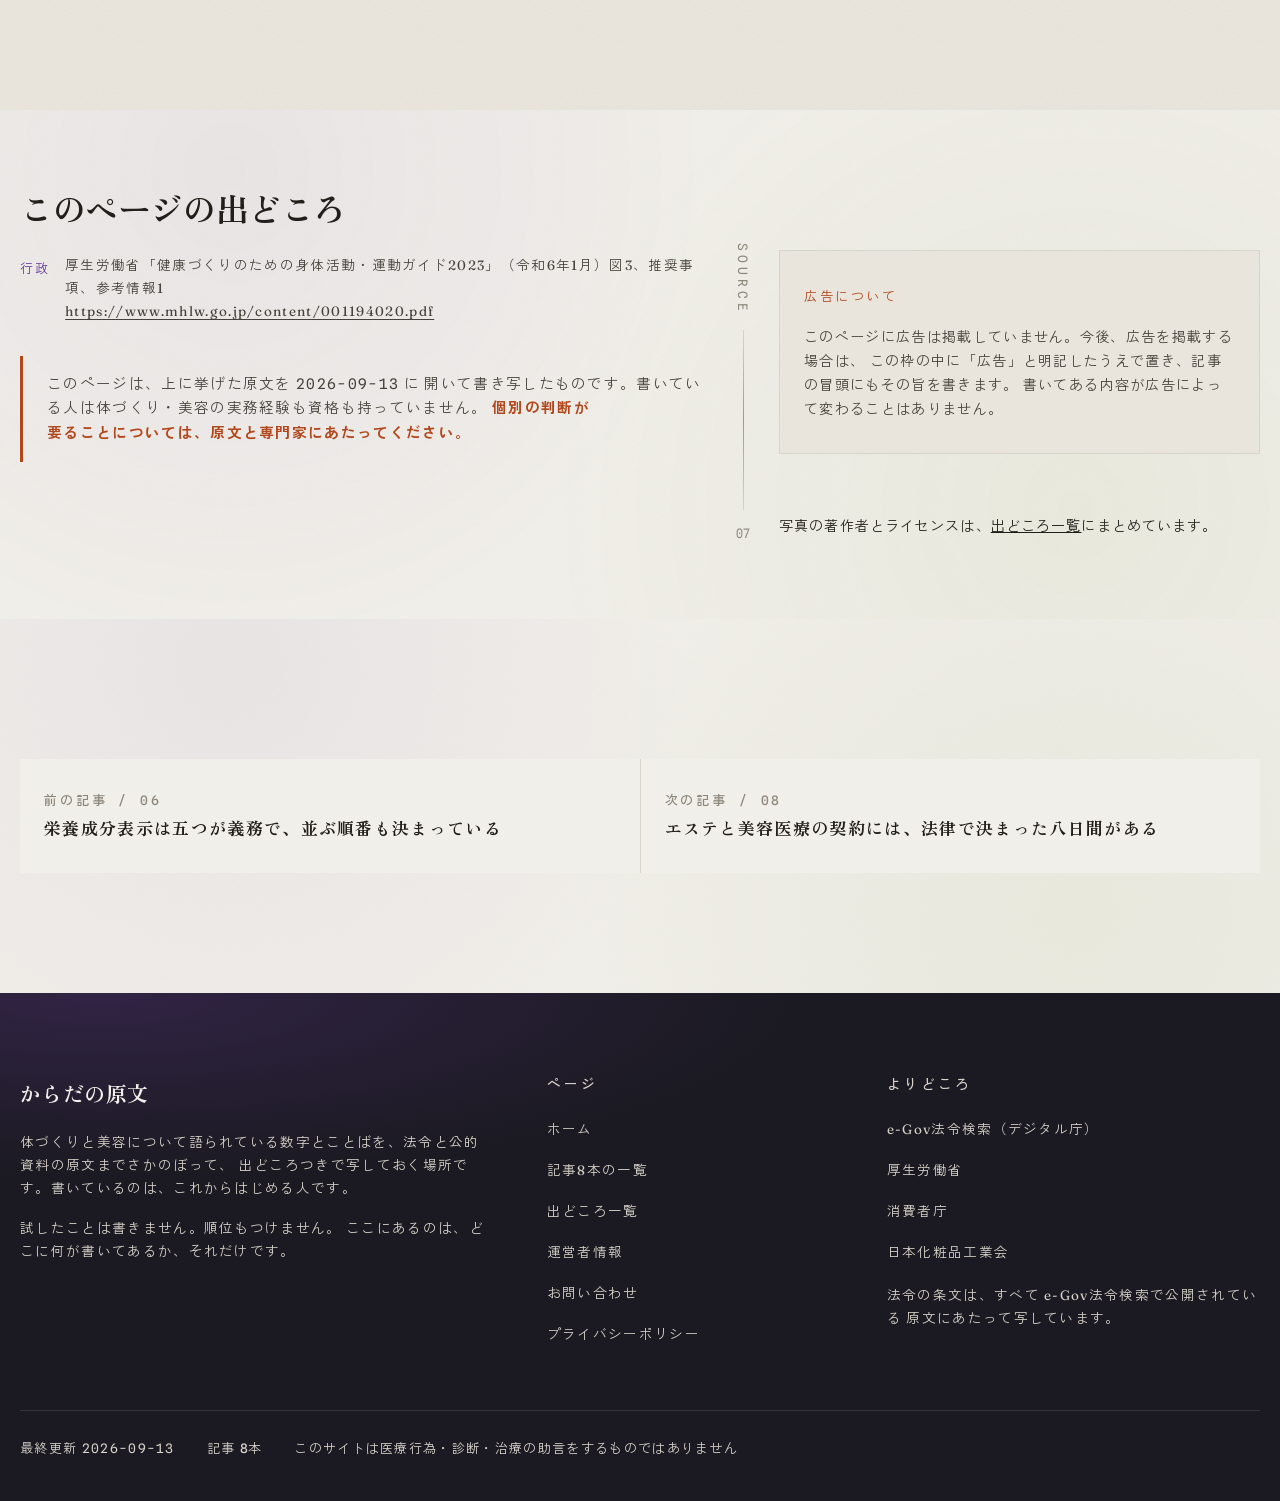
<file: kiji-07.html>
<!doctype html>
<html lang="ja">
<head>
<meta charset="utf-8">
<meta name="viewport" content="width=device-width,initial-scale=1">
<title>国が出している運動の目安は、歩数と時間と頻度で書かれている｜からだの原文</title>
<meta name="description" content="厚生労働省の検討会が2024年1月にまとめたガイドは、成人・こども・高齢者に分けて数字を示しています。成人は1日約8,000歩、筋力トレーニングは週2〜3日。根拠の置き場所まで書かれています。">
<meta name="color-scheme" content="light">
<link rel="canonical" href="https://karada-genbun.com/kiji-07.html">
<link rel="icon" href="favicon.svg" type="image/svg+xml">
<meta property="og:type" content="article">
<meta property="og:site_name" content="からだの原文">
<meta property="og:locale" content="ja_JP">
<meta property="og:title" content="国が出している運動の目安は、歩数と時間と頻度で書かれている｜からだの原文">
<meta property="og:description" content="厚生労働省の検討会が2024年1月にまとめたガイドは、成人・こども・高齢者に分けて数字を示しています。成人は1日約8,000歩、筋力トレーニングは週2〜3日。根拠の置き場所まで書かれています。">
<meta property="og:url" content="https://karada-genbun.com/kiji-07.html">
<meta property="og:image" content="https://karada-genbun.com/ogp.png">
<meta property="og:image:width" content="1200">
<meta property="og:image:height" content="630">
<meta name="twitter:card" content="summary_large_image">
<link rel="preconnect" href="https://fonts.googleapis.com">
<link rel="preconnect" href="https://fonts.gstatic.com" crossorigin>
<link rel="stylesheet" href="https://fonts.googleapis.com/css2?family=Fraunces:opsz,wght,SOFT,WONK@9..144,300..900,0..100,0..1&family=Spline+Sans+Mono:wght@400;500&family=Zen+Kaku+Gothic+Antique:wght@400;500;700&family=Zen+Old+Mincho:wght@400;700&display=swap">
<link rel="stylesheet" href="assets/style.css">
</head>
<body>
<a class="tobu" href="#main">本文へ飛ぶ</a>
<i class="susumi" aria-hidden="true"></i>
<header class="head">
 <div class="wrap head__in">
  <a class="head__na" href="index.html">からだの原文<span class="en">KARADA NO GENBUN</span></a>
  <nav class="nav" aria-label="サイト内">
      <a href="index.html">ホーム</a>
      <a href="index.html#kiji">記事8本</a>
      <a href="shiryo.html">出どころ一覧</a>
      <a href="unei.html">運営者情報</a>
      <a href="toiawase.html">お問い合わせ</a>
      <a href="privacy.html">プライバシーポリシー</a>
  </nav>
 </div>
</header>
<main id="main">
<!-- 広告の枠：いまは空。掲載することになったら、ここに「広告」と明記して置く -->
<p class="kaiji"><span><b>広告について</b>当サイトは広告を掲載していません。
 掲載することになったときは、その記事の冒頭と広告の枠に「広告を含みます」と明記します。</span></p>
<article class="band band--kami">
 <i class="band__ko" aria-hidden="true"></i>
 <div class="wrap">
  <div class="kiji__atama">
   <div class="shou">
    <div class="tate">からだを動かす<span class="num">07</span></div>
    <div class="shou__ji" style="max-width:none">
     <div class="spread">
      <div class="hidari">
       <h1 class="t-h1" data-rv><span class="w">国が</span><span class="w">出している</span><span class="w">運動の</span><span class="w">目安は、</span><span class="w">歩数と</span><span class="w">時間と</span><span class="w">頻度で</span><span class="w">書かれている</span></h1>
       <p class="t-lede" data-rv data-okure="2" style="margin-block-start:24px;max-width:30em">厚生労働省の検討会が2024年1月にまとめたガイドは、成人・こども・高齢者に分けて数字を示しています。成人は1日約8,000歩、筋力トレーニングは週2〜3日。根拠の置き場所まで書かれています。</p>
      </div>
      <div class="nodo" aria-hidden="true">
       <div class="nodo__hashira"><span class="nodo__ji">KARADA NO GENBUN</span><span class="nodo__sen"></span>
        <span class="nodo__ji"><span class="num">07</span></span></div>
      </div>
      <div class="migi" data-rv data-okure="4">
       <div class="moto">
        <p class="t-label">もとになった資料</p>
        <dl>
         <dt>資料</dt><dd>厚生労働省「健康づくりのための身体活動・運動ガイド2023」（令和6年1月）図3、推奨事項、参考情報1</dd>
         <dt>写した日</dt><dd><time datetime="2026-09-13">2026-09-13</time></dd>
         <dt>立場</dt><dd>体づくり・美容の資格も実務経験もない書き手が、原文を写しています</dd>
        </dl>
        <span class="in moto__in" aria-hidden="true">写す<br>だけ</span>
        <p class="bunsu"><b>07</b> / 08　からだを動かす</p>
       </div>
      </div>
     </div>
    </div>
   </div>
   <figure class="kiji__pic kiji__pic--zen" data-hira>
    <img src="assets/img/k07_900.jpg" srcset="assets/img/k07_480.jpg 480w, assets/img/k07_900.jpg 900w, assets/img/k07_1600.jpg 1600w" sizes="(max-width:900px) 100vw, 1240px" width="1920" height="1440" alt="公園の中を通る、舗装された歩道" loading="lazy" decoding="async">
   </figure>
   <p class="kiji__cap">写真：Legion Field walking path, Austell GA.jpg ／ John Phelan ／ CC BY 4.0 （<a href="https://commons.wikimedia.org/wiki/File:Legion_Field_walking_path,_Austell_GA.jpg" rel="noopener">Wikimedia Commons</a>）</p>
  </div>

  <div class="spread spread--tsuisu">
   <div class="hidari honbun stack">

<p class="t-body">運動の量については、いろいろな目安が語られています。そのうち国がまとめたものは、名前と日付のついた一冊の文書になっています。</p>
<p class="t-body">「健康づくりのための身体活動・運動ガイド2023」です。厚生労働省の検討会が令和六年一月にまとめ、2013年の身体活動基準を見直したものにあたります。</p>

<h2 class="t-h2" id="a"><span class="w">成人に</span><span class="w">示されている</span><span class="w">四つの</span><span class="w">数字</span></h2>
<p class="t-body">ガイドは推奨事項を、身体活動・運動・筋力トレーニング・座位行動の四つに分けて書いています。まず身体活動です。</p>
<p class="t-body">強度が三メッツ以上の身体活動を、週二十三メッツ・時以上行うことが推奨されています。具体的には、歩行またはそれと同等以上の身体活動を一日六十分以上です。</p>
<p class="t-body">この量が、一日約八千歩以上に相当するとされています。八千歩という数字は、目標として置かれたのではなく、六十分の歩行から換算して出されたものです。</p>
<p class="t-body">換算の内訳もガイドに書かれています。六十分の歩行が約六千歩に相当し、三メッツ未満の家事などの生活活動が一日約二千歩に相当するので、合計で約八千歩です。</p>
<p class="t-body">次に運動です。強度が三メッツ以上の運動を週四メッツ・時以上、具体的には息が弾み汗をかく程度の運動を週六十分以上行うことが推奨されています。</p>
<p class="t-body">三つ目が筋力トレーニングで、週二〜三日行うことが推奨されています。これは週四メッツ・時の運動に含めてもよいとされています。</p>
<p class="t-body">四つ目が座位行動です。座りっぱなしの時間が長くなりすぎないように注意する、と書かれています。</p>
<p class="t-body">立位が難しい人についても一文が置かれています。じっとしている時間が長くなりすぎないよう、少しでも身体を動かすことを推奨する、とあります。</p>

<h2 class="t-h2" id="b"><span class="w">高齢者と</span><span class="w">こどもには</span><span class="w">別の</span><span class="w">数字が</span><span class="w">ある</span></h2>
<p class="t-body">ガイドは年齢の段ごとに数字を分けています。高齢者については、身体活動を一日四十分以上、約六千歩以上、週十五メッツ・時以上としています。</p>
<p class="t-body">運動については、有酸素運動・筋力トレーニング・バランス運動・柔軟運動など多要素な運動を週三日以上行うこととされています。</p>
<p class="t-body">こども版は、身体を動かす時間が少ないこどもを対象にした参考として書かれています。中強度以上の身体活動を一日六十分以上、という数字が置かれています。</p>
<p class="t-body">あわせて、高強度の有酸素性身体活動や、筋肉・骨を強化する身体活動を週三日以上とされています。余暇のスクリーンタイムを減らすことにも触れています。</p>
<div class="note"><b>年齢で区切っていない</b>　ガイドには注が付いていて、生活習慣や環境の影響で個人差が大きいことから、高齢者・成人・こどもを特定の年齢で区切ることは適当でない、としています。年齢表ではなく、状況に応じて選ぶものとして書かれています。</div>

<h2 class="t-h2" id="c"><span class="w">推奨値は</span><span class="w">どこから</span><span class="w">来たのか</span></h2>
<p class="t-body">ガイドは、数字の出どころも書いています。週二十三メッツ・時という値は、成人を対象にしたコホート研究のレビューから来ています。</p>
<p class="t-body">生活習慣病の発症予防に効果のある身体活動量の下限値が、週十九メッツ・時から週二十六メッツ・時の間に分布していて、その平均値が週二十三メッツ・時でした。</p>
<p class="t-body">日本人を対象とした研究に限ったメタ解析でも、週二十二・五メッツ・時より多い人で効果が期待できると確認された、と書かれています。</p>
<p class="t-body">運動の側も同じ作りです。効果のある運動量の下限値が週二メッツ・時から週十メッツ・時の間に分布していたことから、その平均値の週四メッツ・時が採られました。</p>
<p class="t-body">効果の大きさについても記述があります。一日あたり十分の身体活動を増やすことで、生活習慣病の発症や死亡のリスクが約三パーセント低下すると推測されています。</p>

<h2 class="t-h2" id="d"><span class="w">筋トレの</span><span class="w">量には</span><span class="w">山が</span><span class="w">ある</span></h2>
<p class="t-body">筋力トレーニングについては、参考情報の章がもうけられています。ここに、多ければ多いほどよいわけではない、という趣旨の記述があります。</p>
<p class="t-body">総死亡との関係では、週あたり約四十分でリスク比が最も低くなり、約百四十分でリスク比が一・〇〇に戻る、というレビューの結果が図で示されています。</p>
<p class="t-body">心血管疾患の発症では、約六十分で最も低くなり、約百三十分で一・〇〇に戻るとされています。二つの図は、いずれもU字に近い形をしています。</p>
<p class="t-body">ただしガイド自身が、やりすぎの量はまだ明らかではなく、エビデンスが十分でないため今後の研究が必要である、と断っています。</p>
<p class="t-body">筋力トレーニングの中身についても定義があります。マシンやダンベルを使うものだけでなく、自分の体重を負荷にする腕立て伏せやスクワットも含まれます。</p>
<p class="t-body">特定の部位だけでなく、胸・背中・上肢・腹・臀部・下肢などの大きな筋群に負荷がかかるように、全身をまんべんなく行うことが勧められています。</p>

   </div>
   <div class="nodo" aria-hidden="true">
    <div class="nodo__hashira">
     <span class="nodo__ji">からだを動かす</span>
     <span class="nodo__sen"></span>
     <span class="nodo__ji"><span class="num">07</span></span>
    </div>
   </div>
   <div class="migi">
    <div class="migi__in">
     <nav class="mokuji mokuji--tate" aria-label="この記事の中身">
      <span class="t-label">この記事の中身</span>
     <a href="#a">成人に示されている四つの数字</a>
     <a href="#b">高齢者とこどもには別の数字がある</a>
     <a href="#c">推奨値はどこから来たのか</a>
     <a href="#d">筋トレの量には山がある</a>
     </nav>
     <p class="bunsu" style="margin-block-start:24px">健康づくりのための身体活動・運動ガイド2023</p>
    </div>
   </div>
  </div>
 </div>
</article>

<section class="band band--usu" aria-label="この記事の図">
 <i class="band__ko" aria-hidden="true"></i>
 <div class="wrap">
  
<div class="zu" data-zu>
 <div class="zu__waku">
  <div class="zu__ttl"><span class="w">成人の</span><span class="w">「1日約8,000歩」の</span><span class="w">内訳</span></div>
<div class="zu__gyo"><div class="zu__moji">歩行など3メッツ以上の身体活動（60分）</div><div class="zu__tai"><i class="bar" style="background:var(--accent-omo);inline-size:75.00%"></i></div><div class="zu__atai"><span class="n">6,000歩</span></div></div>
<div class="zu__gyo"><div class="zu__moji">3メッツ未満の生活活動（家事など）</div><div class="zu__tai"><i class="bar" style="background:var(--accent-uke);inline-size:25.00%"></i></div><div class="zu__atai"><span class="n">2,000歩</span></div></div>
<div class="zu__gyo"><div class="zu__moji">合計</div><div class="zu__tai"><i class="bar" style="background:var(--g-4);inline-size:100.00%"></i></div><div class="zu__atai"><span class="n">8,000歩</span></div></div>
<p class="zu__cap">棒の長さは歩数にそのまま比例します（8,000歩＝100%、1,000歩＝12.5%）。出典：健康づくりのための身体活動・運動ガイド2023 推奨事項1「推奨事項と具体例の説明」。</p>
 </div>
</div>
<div class="zu" data-zu>
 <div class="zu__waku">
  <div class="zu__ttl"><span class="w">筋力トレーニングの</span><span class="w">週あたりの</span><span class="w">時間と、</span><span class="w">総死亡の</span><span class="w">相対リスク</span></div>
  <div class="sen-zu">
   <svg viewBox="0 0 640 200" role="img" aria-labelledby="zu7t" preserveAspectRatio="none"
        style="block-size:clamp(168px,20vw,210px)">
    <title id="zu7t">週あたり40分前後で相対リスクが最も低くなり、140分前後で1.00に戻るU字の曲線</title>
    <g stroke="var(--g-2)" stroke-width="1" vector-effect="non-scaling-stroke">
     <line x1="0" y1="16" x2="640" y2="16"/><line x1="0" y1="100" x2="640" y2="100"/></g>
    <line x1="0" y1="184" x2="640" y2="184" stroke="var(--g-3)" stroke-width="1"
          vector-effect="non-scaling-stroke"/>
    <path class="sen" d="M 0 16 C 58 92, 92 148, 128 154 C 200 164, 296 128, 384 88 C 470 48, 548 26, 640 16"
          fill="none" stroke="var(--accent-uke)" stroke-width="4" vector-effect="non-scaling-stroke"/>
    <circle cx="128" cy="154" r="8" fill="var(--accent-uke)"/>
    <circle cx="448" cy="56" r="7" fill="var(--accent-chui)"/>
   </svg>
   <div class="sen-zu__jiku"><span>0分/週</span><span>100</span><span>200</span></div>
  </div>
  <div class="zu__gyo" style="grid-template-columns:minmax(0,1.2em) minmax(0,1fr);margin-block-start:20px">
   <i style="inline-size:13px;block-size:13px;border-radius:50%;background:var(--accent-uke);display:block"></i>
   <div class="zu__moji">約<span class="n">40</span>分/週　総死亡の相対リスクがいちばん低くなる位置</div>
  </div>
  <div class="zu__gyo" style="grid-template-columns:minmax(0,1.2em) minmax(0,1fr)">
   <i style="inline-size:13px;block-size:13px;border-radius:50%;background:var(--accent-chui);display:block"></i>
   <div class="zu__moji">約<span class="n">140</span>分/週　相対リスクが<span class="n">1.00</span>に戻る位置</div>
  </div>
  <p class="zu__cap">横軸は週あたりの分数で、0から200分までを等間隔に割り当てています
   （40分が全体の20%、140分が70%の位置。どの区間も同じ幅です）。
   縦軸は総死亡の相対リスクで、上端が<span class="n">1.00</span>、下端が<span class="n">0.85</span>にあたります。
   ガイドの図1は「実施なし1.00／実施あり0.85」、図2は約40分/週で最低、約140分/週で1.00に戻る形を示しています。
   ガイド自身が「“やりすぎ”の身体活動量はまだ明らかではありません」と断っている点もあわせて読んでください。
   出典：健康づくりのための身体活動・運動ガイド2023 参考情報1「筋力トレーニングについて」図1・図2。</p>
 </div>
</div>
 </div>
</section>

<section class="band band--kami" style="padding-block:80px">
 <div class="wrap">
  <div class="spread">
   <div class="hidari">
    <h2 class="t-h2"><span class="w">この</span><span class="w">ページの</span><span class="w">出どころ</span></h2>
    <ul class="src">
   <li><span class="tag">行政</span><span>厚生労働省「健康づくりのための身体活動・運動ガイド2023」（令和6年1月）図3、推奨事項、参考情報1<br><a href="https://www.mhlw.go.jp/content/001194020.pdf" rel="noopener">https://www.mhlw.go.jp/content/001194020.pdf</a></span></li>
  </ul>
    <div class="note">このページは、上に挙げた原文を <time datetime="2026-09-13">2026-09-13</time> に
     開いて書き写したものです。書いている人は体づくり・美容の実務経験も資格も持っていません。
     <b><span class="w">個別の判断が</span><span class="w">要ることについては、</span><span class="w">原文と</span><span class="w">専門家に</span><span class="w">あたってください。</span></b></div>
   </div>
   <div class="nodo" aria-hidden="true">
    <div class="nodo__hashira"><span class="nodo__ji">SOURCE</span><span class="nodo__sen"></span>
     <span class="nodo__ji"><span class="num">07</span></span></div>
   </div>
   <div class="migi">
    <!-- 広告の枠 -->
  <div class="koukoku ad" id="koukoku" data-ad="empty">
   <div class="koukoku__ji">広告について</div>
   <div class="koukoku__t">このページに広告は掲載していません。今後、広告を掲載する場合は、
    この枠の中に「広告」と明記したうえで置き、記事の冒頭にもその旨を書きます。
    書いてある内容が広告によって変わることはありません。</div>
  </div>
    <p class="t-body" style="font-size:14px;line-height:1.8">
     写真の著作者とライセンスは、<a href="shiryo.html">出どころ一覧</a>にまとめています。</p>
   </div>
  </div>
 </div>
</section>

<section class="band band--kami" style="padding-block:60px 120px">
 <div class="wrap">
  <nav class="tsugi" aria-label="ほかの記事">
   <a href="kiji-06.html"><span class="t-label">前の記事 / 06</span>
    <strong><span class="w">栄養成分表示は</span><span class="w">五つが</span><span class="w">義務で、</span><span class="w">並ぶ</span><span class="w">順番も</span><span class="w">決まっている</span></strong></a>
   <a href="kiji-08.html"><span class="t-label">次の記事 / 08</span>
    <strong><span class="w">エステと</span><span class="w">美容医療の</span><span class="w">契約には、</span><span class="w">法律で</span><span class="w">決まった</span><span class="w">八日間が</span><span class="w">ある</span></strong></a>
  </nav>
 </div>
</section>
</main>
<footer class="foot">
 <div class="wrap">
  <div class="foot__in">
   <div>
    <h2>からだの原文</h2>
    <p>体づくりと美容について語られている数字とことばを、法令と公的資料の原文までさかのぼって、
       出どころつきで写しておく場所です。書いているのは、これからはじめる人です。</p>
    <p style="margin-block-start:16px">試したことは書きません。順位もつけません。
       ここにあるのは、どこに何が書いてあるか、それだけです。</p>
   </div>
   <div>
    <p class="t-label" style="margin-block-end:16px">ページ</p>
    <ul>
     <li><a href="index.html">ホーム</a></li>
     <li><a href="index.html#kiji">記事8本の一覧</a></li>
     <li><a href="shiryo.html">出どころ一覧</a></li>
     <li><a href="unei.html">運営者情報</a></li>
     <li><a href="toiawase.html">お問い合わせ</a></li>
     <li><a href="privacy.html">プライバシーポリシー</a></li>
    </ul>
   </div>
   <div>
    <p class="t-label" style="margin-block-end:16px">よりどころ</p>
    <ul>
     <li><a href="https://laws.e-gov.go.jp/" rel="noopener">e-Gov法令検索（デジタル庁）</a></li>
     <li><a href="https://www.mhlw.go.jp/" rel="noopener">厚生労働省</a></li>
     <li><a href="https://www.caa.go.jp/" rel="noopener">消費者庁</a></li>
     <li><a href="https://www.jcia.org/" rel="noopener">日本化粧品工業会</a></li>
    </ul>
    <p style="margin-block-start:16px">法令の条文は、すべて e-Gov法令検索で公開されている
       原文にあたって写しています。</p>
   </div>
  </div>
  <div class="foot__shita">
   <span>最終更新 <time datetime="2026-09-13">2026-09-13</time></span>
   <span>記事 <span class="n">8</span>本</span>
   <span>このサイトは医療行為・診断・治療の助言をするものではありません</span>
  </div>
 </div>
</footer>
<script src="assets/app.js"></script>
</body>
</html>
</file>
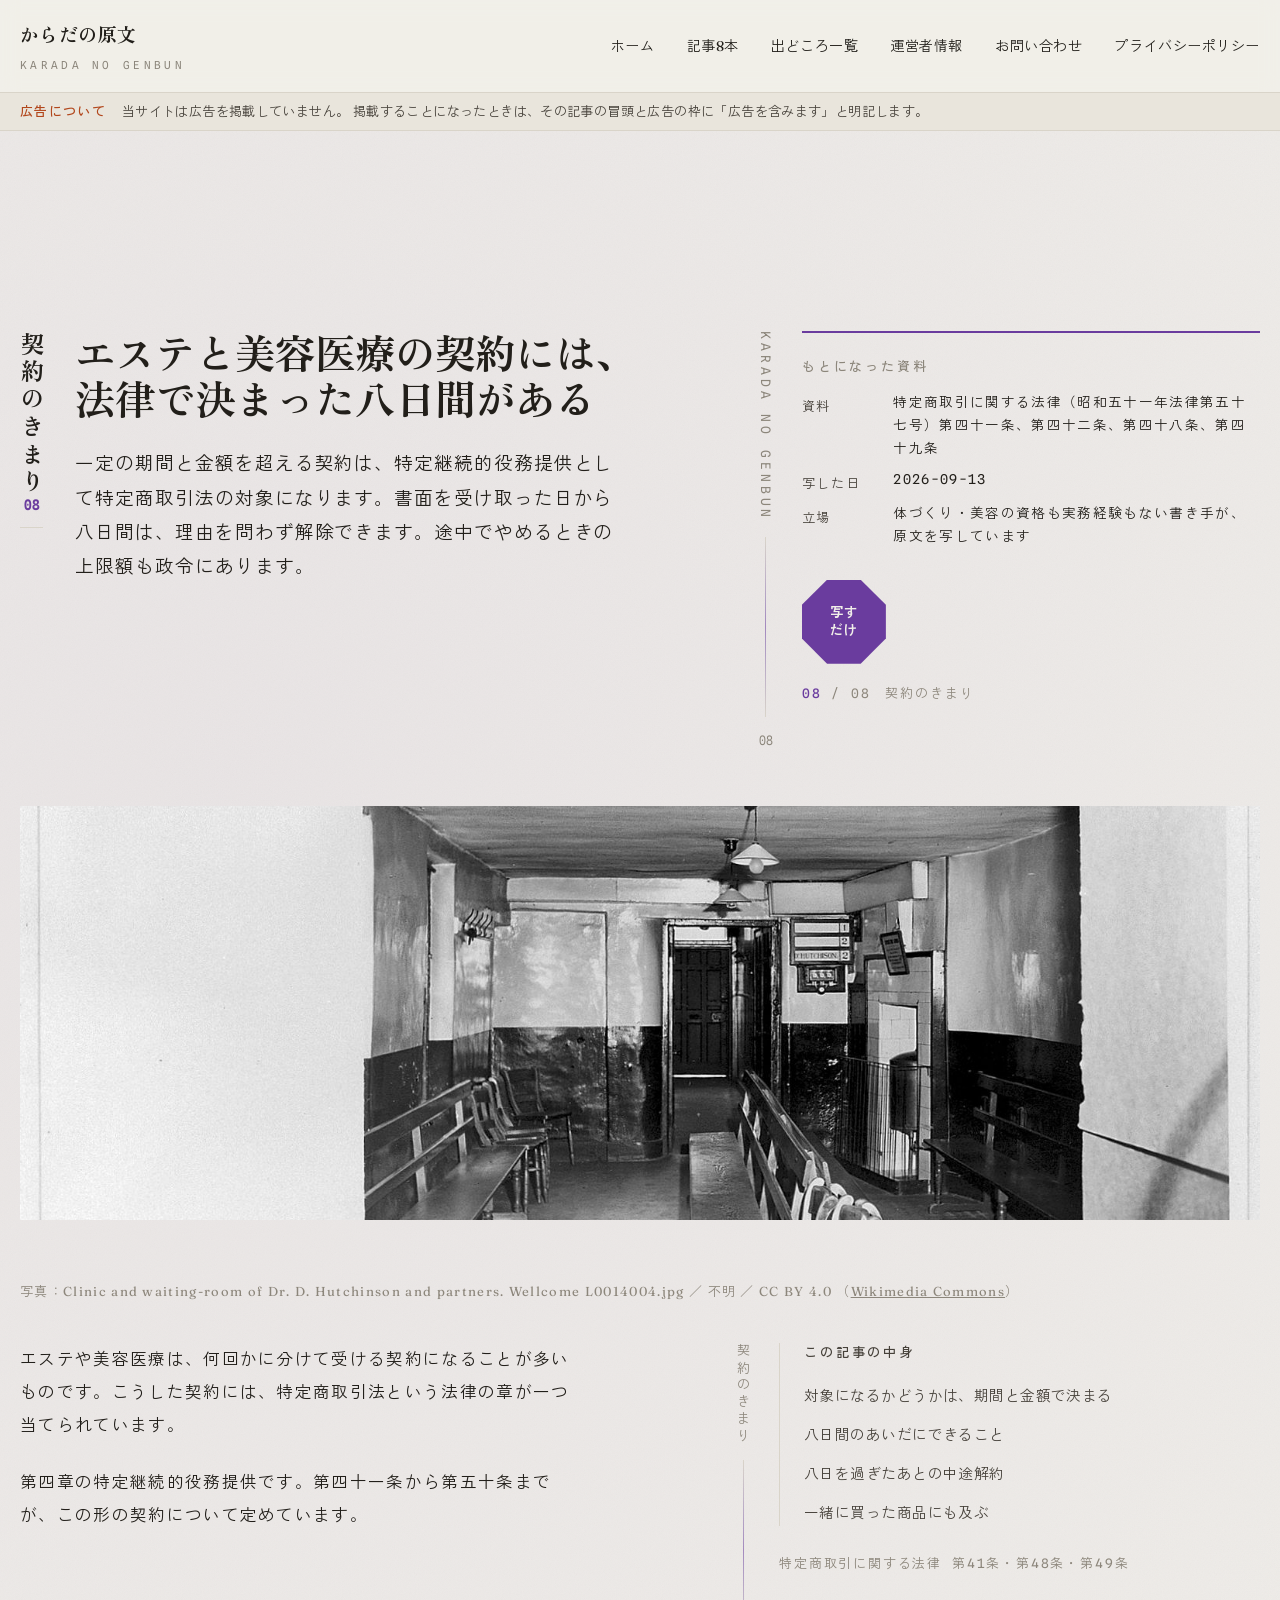
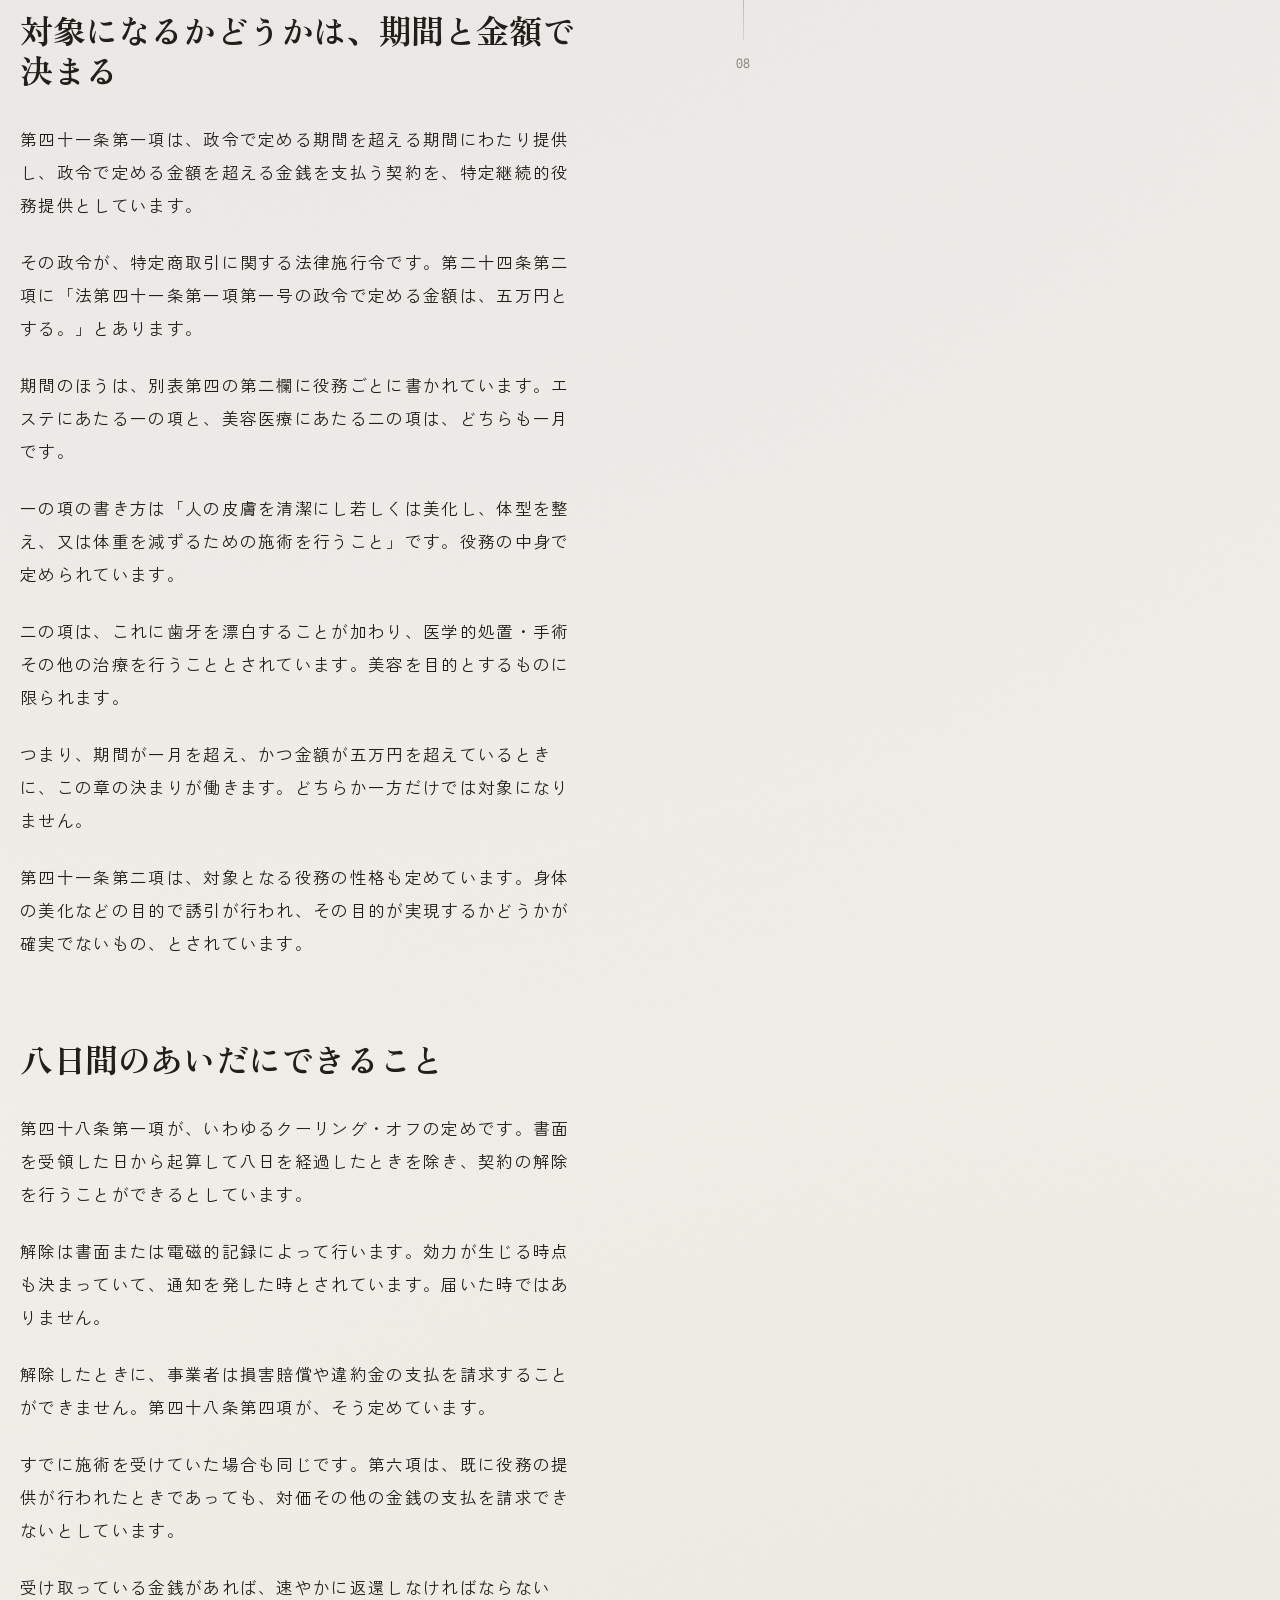
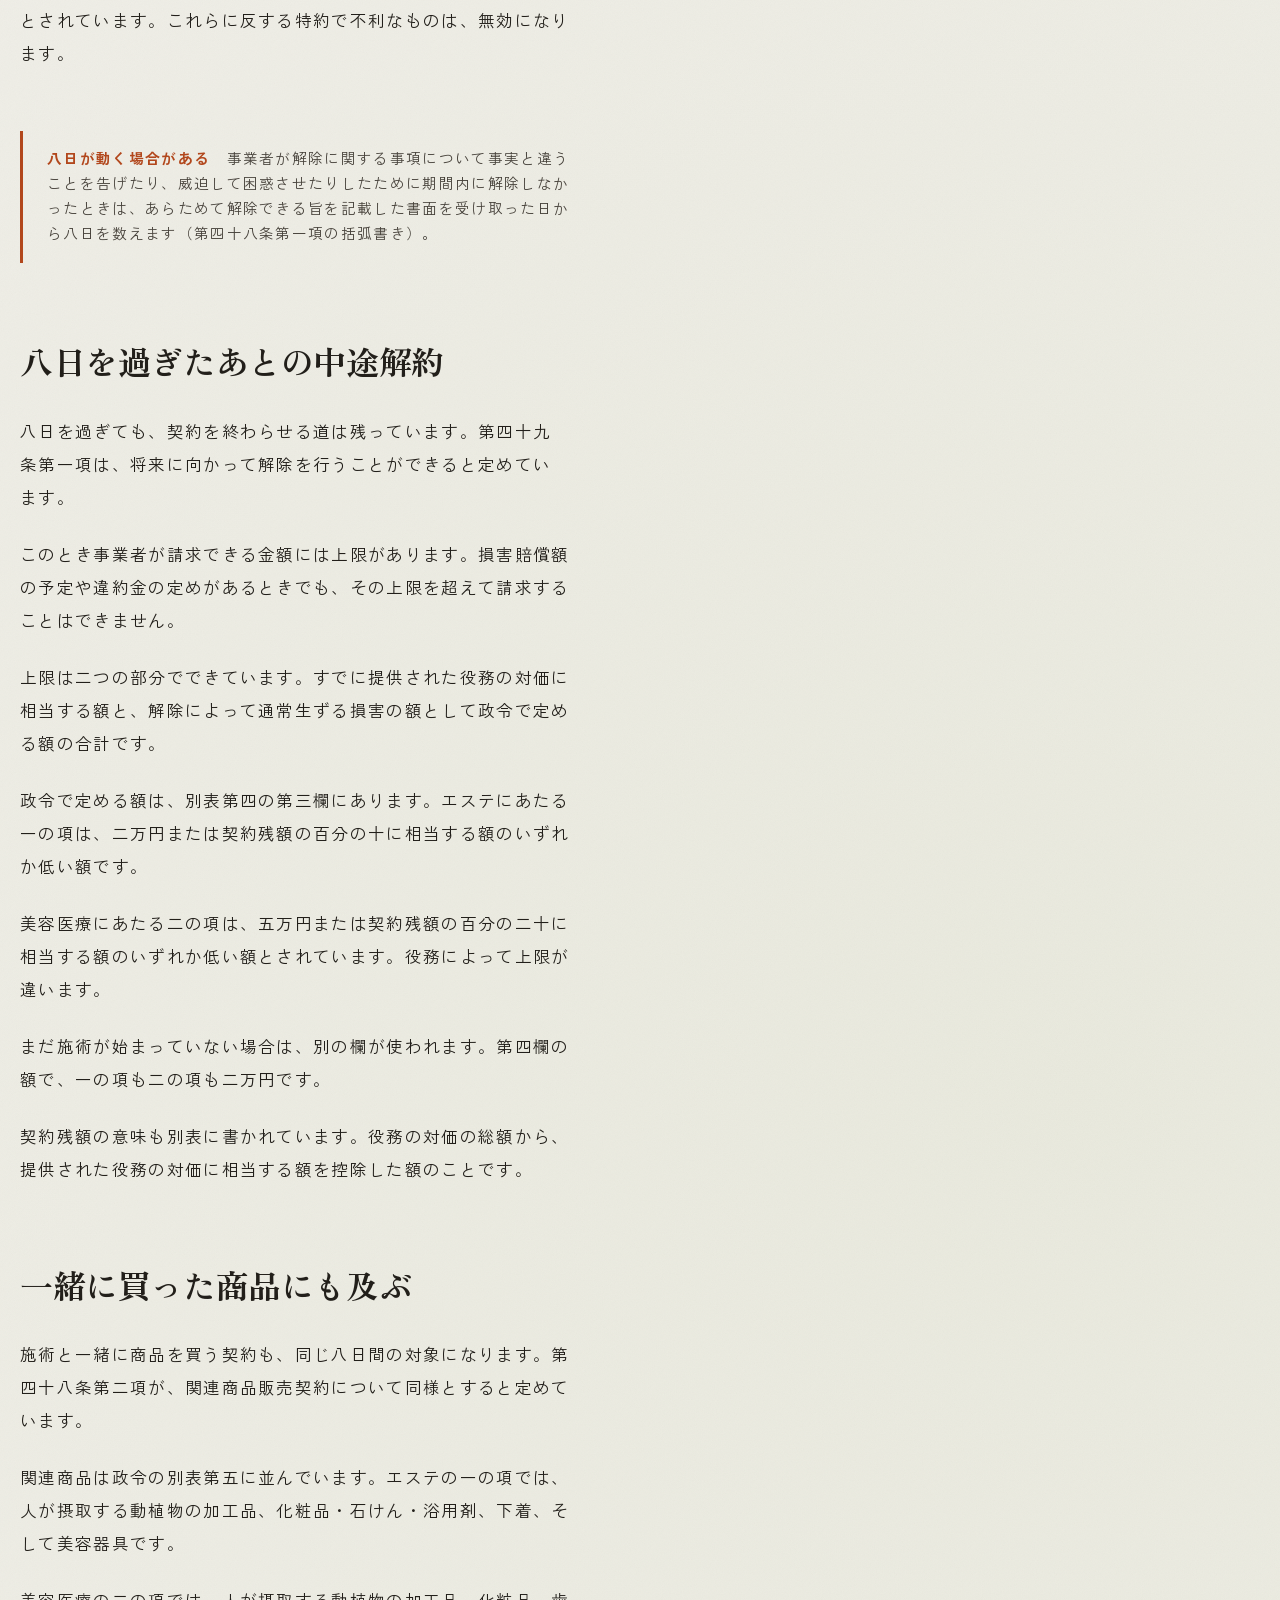
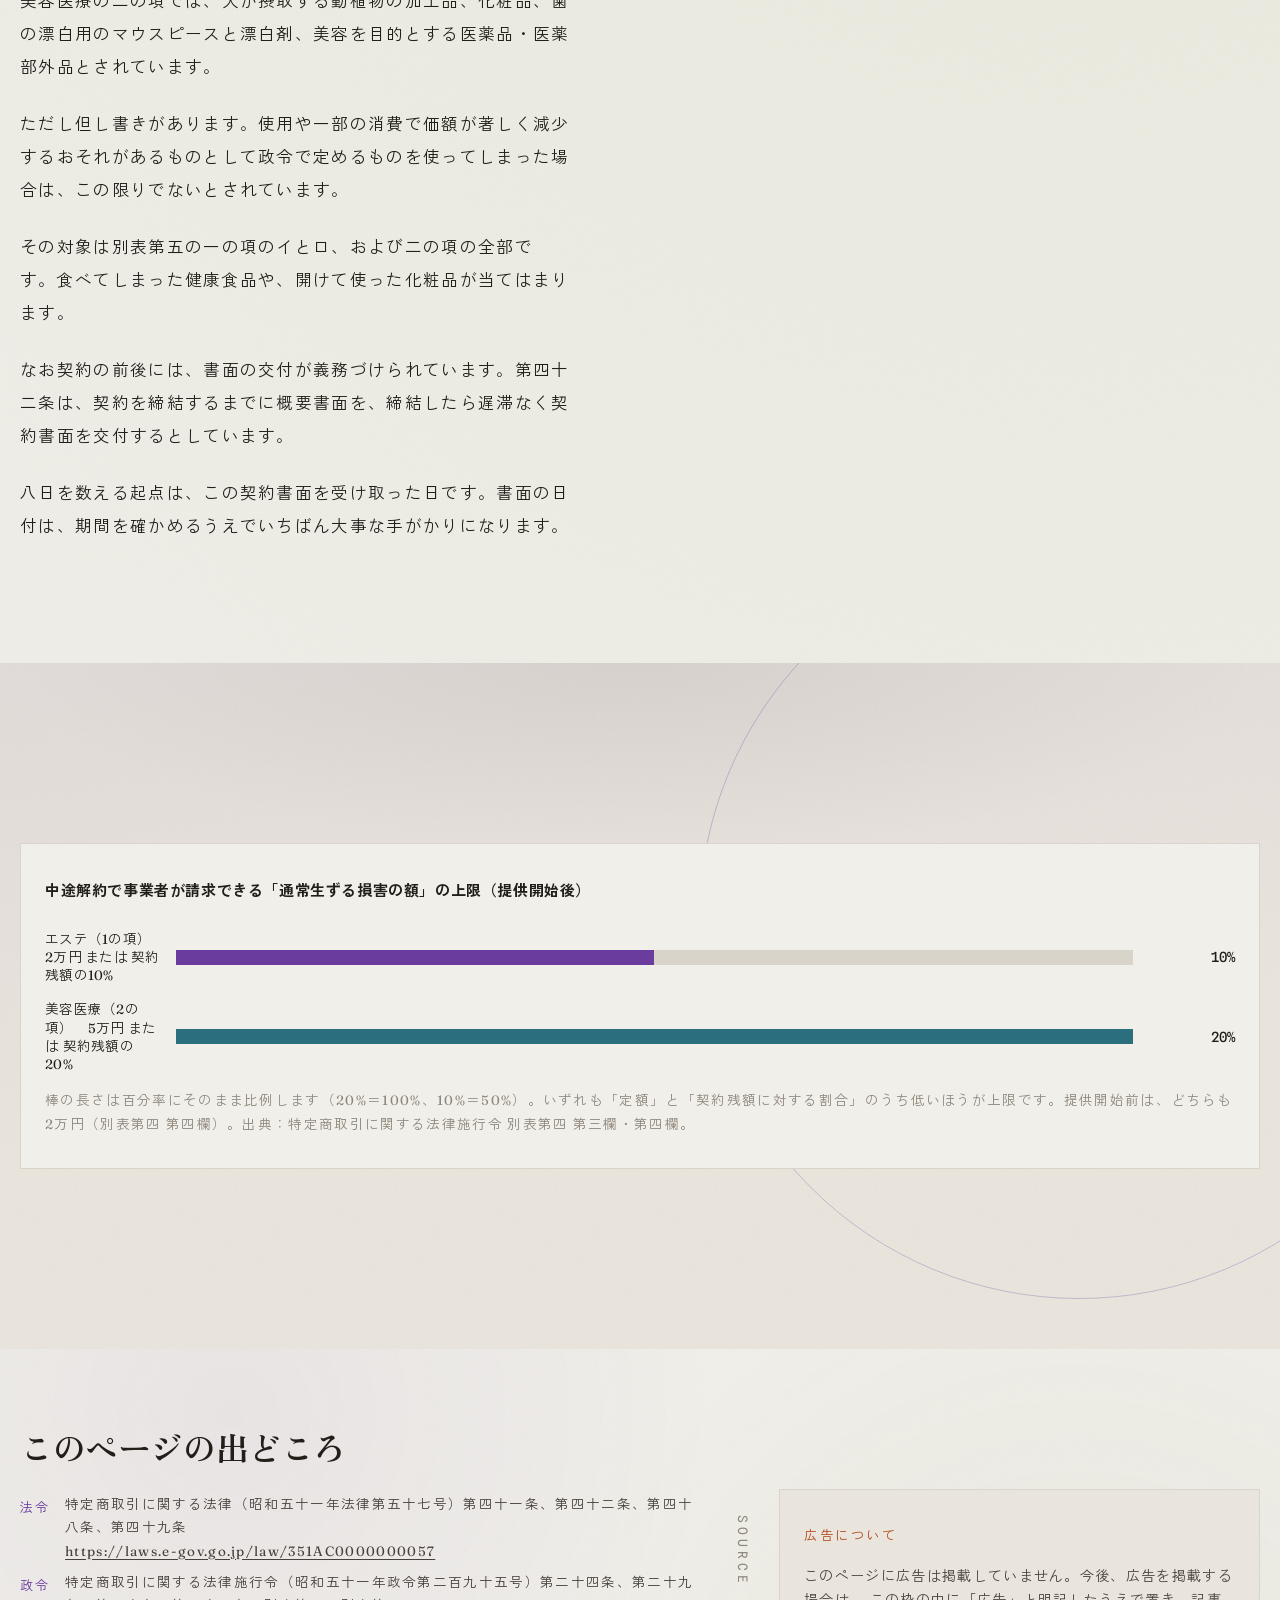
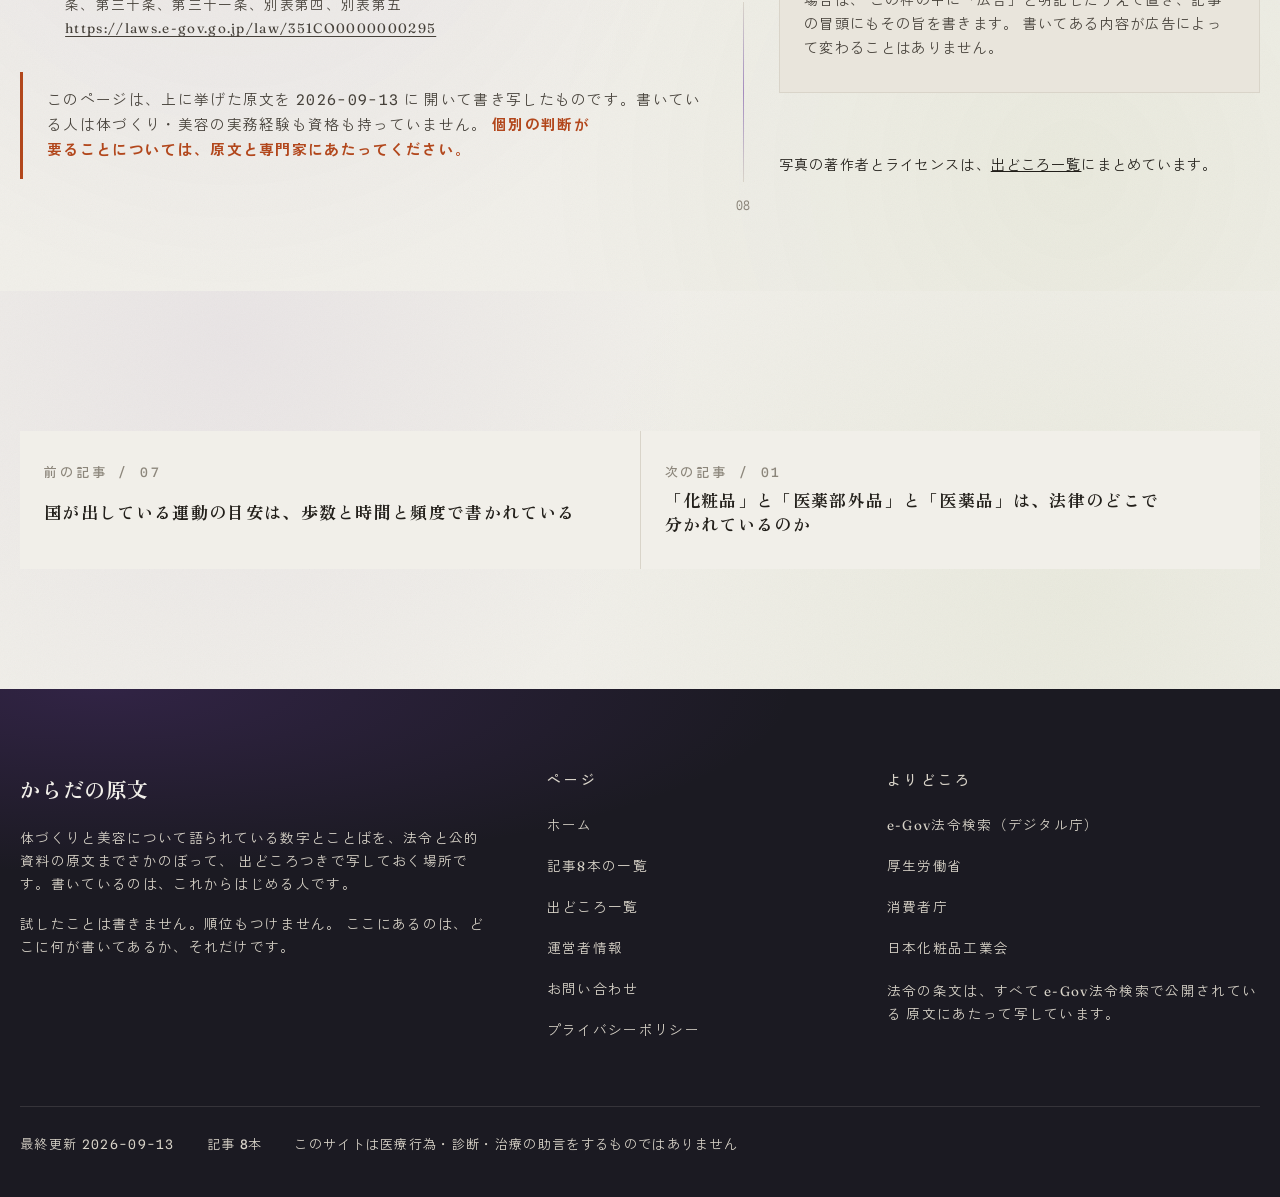
<file: kiji-08.html>
<!doctype html>
<html lang="ja">
<head>
<meta charset="utf-8">
<meta name="viewport" content="width=device-width,initial-scale=1">
<title>エステと美容医療の契約には、法律で決まった八日間がある｜からだの原文</title>
<meta name="description" content="一定の期間と金額を超える契約は、特定継続的役務提供として特定商取引法の対象になります。書面を受け取った日から八日間は、理由を問わず解除できます。途中でやめるときの上限額も政令にあります。">
<meta name="color-scheme" content="light">
<link rel="canonical" href="https://karada-genbun.com/kiji-08.html">
<link rel="icon" href="favicon.svg" type="image/svg+xml">
<meta property="og:type" content="article">
<meta property="og:site_name" content="からだの原文">
<meta property="og:locale" content="ja_JP">
<meta property="og:title" content="エステと美容医療の契約には、法律で決まった八日間がある｜からだの原文">
<meta property="og:description" content="一定の期間と金額を超える契約は、特定継続的役務提供として特定商取引法の対象になります。書面を受け取った日から八日間は、理由を問わず解除できます。途中でやめるときの上限額も政令にあります。">
<meta property="og:url" content="https://karada-genbun.com/kiji-08.html">
<meta property="og:image" content="https://karada-genbun.com/ogp.png">
<meta property="og:image:width" content="1200">
<meta property="og:image:height" content="630">
<meta name="twitter:card" content="summary_large_image">
<link rel="preconnect" href="https://fonts.googleapis.com">
<link rel="preconnect" href="https://fonts.gstatic.com" crossorigin>
<link rel="stylesheet" href="https://fonts.googleapis.com/css2?family=Fraunces:opsz,wght,SOFT,WONK@9..144,300..900,0..100,0..1&family=Spline+Sans+Mono:wght@400;500&family=Zen+Kaku+Gothic+Antique:wght@400;500;700&family=Zen+Old+Mincho:wght@400;700&display=swap">
<link rel="stylesheet" href="assets/style.css">
</head>
<body>
<a class="tobu" href="#main">本文へ飛ぶ</a>
<i class="susumi" aria-hidden="true"></i>
<header class="head">
 <div class="wrap head__in">
  <a class="head__na" href="index.html">からだの原文<span class="en">KARADA NO GENBUN</span></a>
  <nav class="nav" aria-label="サイト内">
      <a href="index.html">ホーム</a>
      <a href="index.html#kiji">記事8本</a>
      <a href="shiryo.html">出どころ一覧</a>
      <a href="unei.html">運営者情報</a>
      <a href="toiawase.html">お問い合わせ</a>
      <a href="privacy.html">プライバシーポリシー</a>
  </nav>
 </div>
</header>
<main id="main">
<!-- 広告の枠：いまは空。掲載することになったら、ここに「広告」と明記して置く -->
<p class="kaiji"><span><b>広告について</b>当サイトは広告を掲載していません。
 掲載することになったときは、その記事の冒頭と広告の枠に「広告を含みます」と明記します。</span></p>
<article class="band band--kami">
 <i class="band__ko" aria-hidden="true"></i>
 <div class="wrap">
  <div class="kiji__atama">
   <div class="shou">
    <div class="tate">契約のきまり<span class="num">08</span></div>
    <div class="shou__ji" style="max-width:none">
     <div class="spread">
      <div class="hidari">
       <h1 class="t-h1" data-rv><span class="w">エステと</span><span class="w">美容医療の</span><span class="w">契約には、</span><span class="w">法律で</span><span class="w">決まった</span><span class="w">八日間が</span><span class="w">ある</span></h1>
       <p class="t-lede" data-rv data-okure="2" style="margin-block-start:24px;max-width:30em">一定の期間と金額を超える契約は、特定継続的役務提供として特定商取引法の対象になります。書面を受け取った日から八日間は、理由を問わず解除できます。途中でやめるときの上限額も政令にあります。</p>
      </div>
      <div class="nodo" aria-hidden="true">
       <div class="nodo__hashira"><span class="nodo__ji">KARADA NO GENBUN</span><span class="nodo__sen"></span>
        <span class="nodo__ji"><span class="num">08</span></span></div>
      </div>
      <div class="migi" data-rv data-okure="4">
       <div class="moto">
        <p class="t-label">もとになった資料</p>
        <dl>
         <dt>資料</dt><dd>特定商取引に関する法律（昭和五十一年法律第五十七号）第四十一条、第四十二条、第四十八条、第四十九条</dd>
         <dt>写した日</dt><dd><time datetime="2026-09-13">2026-09-13</time></dd>
         <dt>立場</dt><dd>体づくり・美容の資格も実務経験もない書き手が、原文を写しています</dd>
        </dl>
        <span class="in moto__in" aria-hidden="true">写す<br>だけ</span>
        <p class="bunsu"><b>08</b> / 08　契約のきまり</p>
       </div>
      </div>
     </div>
    </div>
   </div>
   <figure class="kiji__pic kiji__pic--kata" data-hira>
    <img src="assets/img/k08_900.jpg" srcset="assets/img/k08_480.jpg 480w, assets/img/k08_900.jpg 900w, assets/img/k08_1600.jpg 1600w" sizes="(max-width:900px) 100vw, 1240px" width="1666" height="1162" alt="人のいない診療所の待合室" loading="lazy" decoding="async">
   </figure>
   <p class="kiji__cap">写真：Clinic and waiting-room of Dr. D. Hutchinson and partners. Wellcome L0014004.jpg ／ 不明 ／ CC BY 4.0 （<a href="https://commons.wikimedia.org/wiki/File:Clinic_and_waiting-room_of_Dr._D._Hutchinson_and_partners._Wellcome_L0014004.jpg" rel="noopener">Wikimedia Commons</a>）</p>
  </div>

  <div class="spread spread--tsuisu">
   <div class="hidari honbun stack">

<p class="t-body">エステや美容医療は、何回かに分けて受ける契約になることが多いものです。こうした契約には、特定商取引法という法律の章が一つ当てられています。</p>
<p class="t-body">第四章の特定継続的役務提供です。第四十一条から第五十条までが、この形の契約について定めています。</p>

<h2 class="t-h2" id="a"><span class="w">対象に</span><span class="w">なるかどうかは、</span><span class="w">期間と</span><span class="w">金額で</span><span class="w">決まる</span></h2>
<p class="t-body">第四十一条第一項は、政令で定める期間を超える期間にわたり提供し、政令で定める金額を超える金銭を支払う契約を、特定継続的役務提供としています。</p>
<p class="t-body">その政令が、特定商取引に関する法律施行令です。第二十四条第二項に「法第四十一条第一項第一号の政令で定める金額は、五万円とする。」とあります。</p>
<p class="t-body">期間のほうは、別表第四の第二欄に役務ごとに書かれています。エステにあたる一の項と、美容医療にあたる二の項は、どちらも一月です。</p>
<p class="t-body">一の項の書き方は「人の皮膚を清潔にし若しくは美化し、体型を整え、又は体重を減ずるための施術を行うこと」です。役務の中身で定められています。</p>
<p class="t-body">二の項は、これに歯牙を漂白することが加わり、医学的処置・手術その他の治療を行うこととされています。美容を目的とするものに限られます。</p>
<p class="t-body">つまり、期間が一月を超え、かつ金額が五万円を超えているときに、この章の決まりが働きます。どちらか一方だけでは対象になりません。</p>
<p class="t-body">第四十一条第二項は、対象となる役務の性格も定めています。身体の美化などの目的で誘引が行われ、その目的が実現するかどうかが確実でないもの、とされています。</p>

<h2 class="t-h2" id="b"><span class="w">八日間の</span><span class="w">あいだに</span><span class="w">できること</span></h2>
<p class="t-body">第四十八条第一項が、いわゆるクーリング・オフの定めです。書面を受領した日から起算して八日を経過したときを除き、契約の解除を行うことができるとしています。</p>
<p class="t-body">解除は書面または電磁的記録によって行います。効力が生じる時点も決まっていて、通知を発した時とされています。届いた時ではありません。</p>
<p class="t-body">解除したときに、事業者は損害賠償や違約金の支払を請求することができません。第四十八条第四項が、そう定めています。</p>
<p class="t-body">すでに施術を受けていた場合も同じです。第六項は、既に役務の提供が行われたときであっても、対価その他の金銭の支払を請求できないとしています。</p>
<p class="t-body">受け取っている金銭があれば、速やかに返還しなければならないとされています。これらに反する特約で不利なものは、無効になります。</p>
<div class="note"><b>八日が動く場合がある</b>　事業者が解除に関する事項について事実と違うことを告げたり、威迫して困惑させたりしたために期間内に解除しなかったときは、あらためて解除できる旨を記載した書面を受け取った日から八日を数えます（第四十八条第一項の括弧書き）。</div>

<h2 class="t-h2" id="c"><span class="w">八日を</span><span class="w">過ぎた</span><span class="w">あとの</span><span class="w">中途解約</span></h2>
<p class="t-body">八日を過ぎても、契約を終わらせる道は残っています。第四十九条第一項は、将来に向かって解除を行うことができると定めています。</p>
<p class="t-body">このとき事業者が請求できる金額には上限があります。損害賠償額の予定や違約金の定めがあるときでも、その上限を超えて請求することはできません。</p>
<p class="t-body">上限は二つの部分でできています。すでに提供された役務の対価に相当する額と、解除によって通常生ずる損害の額として政令で定める額の合計です。</p>
<p class="t-body">政令で定める額は、別表第四の第三欄にあります。エステにあたる一の項は、二万円または契約残額の百分の十に相当する額のいずれか低い額です。</p>
<p class="t-body">美容医療にあたる二の項は、五万円または契約残額の百分の二十に相当する額のいずれか低い額とされています。役務によって上限が違います。</p>
<p class="t-body">まだ施術が始まっていない場合は、別の欄が使われます。第四欄の額で、一の項も二の項も二万円です。</p>
<p class="t-body">契約残額の意味も別表に書かれています。役務の対価の総額から、提供された役務の対価に相当する額を控除した額のことです。</p>

<h2 class="t-h2" id="d"><span class="w">一緒に</span><span class="w">買った</span><span class="w">商品にも</span><span class="w">及ぶ</span></h2>
<p class="t-body">施術と一緒に商品を買う契約も、同じ八日間の対象になります。第四十八条第二項が、関連商品販売契約について同様とすると定めています。</p>
<p class="t-body">関連商品は政令の別表第五に並んでいます。エステの一の項では、人が摂取する動植物の加工品、化粧品・石けん・浴用剤、下着、そして美容器具です。</p>
<p class="t-body">美容医療の二の項では、人が摂取する動植物の加工品、化粧品、歯の漂白用のマウスピースと漂白剤、美容を目的とする医薬品・医薬部外品とされています。</p>
<p class="t-body">ただし但し書きがあります。使用や一部の消費で価額が著しく減少するおそれがあるものとして政令で定めるものを使ってしまった場合は、この限りでないとされています。</p>
<p class="t-body">その対象は別表第五の一の項のイとロ、および二の項の全部です。食べてしまった健康食品や、開けて使った化粧品が当てはまります。</p>
<p class="t-body">なお契約の前後には、書面の交付が義務づけられています。第四十二条は、契約を締結するまでに概要書面を、締結したら遅滞なく契約書面を交付するとしています。</p>
<p class="t-body">八日を数える起点は、この契約書面を受け取った日です。書面の日付は、期間を確かめるうえでいちばん大事な手がかりになります。</p>

   </div>
   <div class="nodo" aria-hidden="true">
    <div class="nodo__hashira">
     <span class="nodo__ji">契約のきまり</span>
     <span class="nodo__sen"></span>
     <span class="nodo__ji"><span class="num">08</span></span>
    </div>
   </div>
   <div class="migi">
    <div class="migi__in">
     <nav class="mokuji mokuji--tate" aria-label="この記事の中身">
      <span class="t-label">この記事の中身</span>
     <a href="#a">対象になるかどうかは、期間と金額で決まる</a>
     <a href="#b">八日間のあいだにできること</a>
     <a href="#c">八日を過ぎたあとの中途解約</a>
     <a href="#d">一緒に買った商品にも及ぶ</a>
     </nav>
     <p class="bunsu" style="margin-block-start:24px">特定商取引に関する法律 第41条・第48条・第49条</p>
    </div>
   </div>
  </div>
 </div>
</article>

<section class="band band--usu" aria-label="この記事の図">
 <i class="band__ko" aria-hidden="true"></i>
 <div class="wrap">
  
<div class="zu" data-zu>
 <div class="zu__waku">
  <div class="zu__ttl"><span class="w">中途解約で</span><span class="w">事業者が</span><span class="w">請求できる</span><span class="w">「通常生ずる損害の額」の</span><span class="w">上限（提供開始後）</span></div>
<div class="zu__gyo"><div class="zu__moji">エステ（1の項）　2万円 または 契約残額の10%</div><div class="zu__tai"><i class="bar" style="background:var(--accent-omo);inline-size:50.00%"></i></div><div class="zu__atai"><span class="n">10%</span></div></div>
<div class="zu__gyo"><div class="zu__moji">美容医療（2の項）　5万円 または 契約残額の20%</div><div class="zu__tai"><i class="bar" style="background:var(--bunrui-4);inline-size:100.00%"></i></div><div class="zu__atai"><span class="n">20%</span></div></div>
<p class="zu__cap">棒の長さは百分率にそのまま比例します（20%＝100%、10%＝50%）。いずれも「定額」と「契約残額に対する割合」のうち低いほうが上限です。提供開始前は、どちらも2万円（別表第四 第四欄）。出典：特定商取引に関する法律施行令 別表第四 第三欄・第四欄。</p>
 </div>
</div>
 </div>
</section>

<section class="band band--kami" style="padding-block:80px">
 <div class="wrap">
  <div class="spread">
   <div class="hidari">
    <h2 class="t-h2"><span class="w">この</span><span class="w">ページの</span><span class="w">出どころ</span></h2>
    <ul class="src">
   <li><span class="tag">法令</span><span>特定商取引に関する法律（昭和五十一年法律第五十七号）第四十一条、第四十二条、第四十八条、第四十九条<br><a href="https://laws.e-gov.go.jp/law/351AC0000000057" rel="noopener">https://laws.e-gov.go.jp/law/351AC0000000057</a></span></li>
   <li><span class="tag">政令</span><span>特定商取引に関する法律施行令（昭和五十一年政令第二百九十五号）第二十四条、第二十九条、第三十条、第三十一条、別表第四、別表第五<br><a href="https://laws.e-gov.go.jp/law/351CO0000000295" rel="noopener">https://laws.e-gov.go.jp/law/351CO0000000295</a></span></li>
  </ul>
    <div class="note">このページは、上に挙げた原文を <time datetime="2026-09-13">2026-09-13</time> に
     開いて書き写したものです。書いている人は体づくり・美容の実務経験も資格も持っていません。
     <b><span class="w">個別の判断が</span><span class="w">要ることについては、</span><span class="w">原文と</span><span class="w">専門家に</span><span class="w">あたってください。</span></b></div>
   </div>
   <div class="nodo" aria-hidden="true">
    <div class="nodo__hashira"><span class="nodo__ji">SOURCE</span><span class="nodo__sen"></span>
     <span class="nodo__ji"><span class="num">08</span></span></div>
   </div>
   <div class="migi">
    <!-- 広告の枠 -->
  <div class="koukoku ad" id="koukoku" data-ad="empty">
   <div class="koukoku__ji">広告について</div>
   <div class="koukoku__t">このページに広告は掲載していません。今後、広告を掲載する場合は、
    この枠の中に「広告」と明記したうえで置き、記事の冒頭にもその旨を書きます。
    書いてある内容が広告によって変わることはありません。</div>
  </div>
    <p class="t-body" style="font-size:14px;line-height:1.8">
     写真の著作者とライセンスは、<a href="shiryo.html">出どころ一覧</a>にまとめています。</p>
   </div>
  </div>
 </div>
</section>

<section class="band band--kami" style="padding-block:60px 120px">
 <div class="wrap">
  <nav class="tsugi" aria-label="ほかの記事">
   <a href="kiji-07.html"><span class="t-label">前の記事 / 07</span>
    <strong><span class="w">国が</span><span class="w">出している</span><span class="w">運動の</span><span class="w">目安は、</span><span class="w">歩数と</span><span class="w">時間と</span><span class="w">頻度で</span><span class="w">書かれている</span></strong></a>
   <a href="kiji-01.html"><span class="t-label">次の記事 / 01</span>
    <strong><span class="w">「化粧品」と</span><span class="w">「医薬部外品」と</span><span class="w">「医薬品」は、</span><span class="w">法律のどこで</span><span class="w">分かれているのか</span></strong></a>
  </nav>
 </div>
</section>
</main>
<footer class="foot">
 <div class="wrap">
  <div class="foot__in">
   <div>
    <h2>からだの原文</h2>
    <p>体づくりと美容について語られている数字とことばを、法令と公的資料の原文までさかのぼって、
       出どころつきで写しておく場所です。書いているのは、これからはじめる人です。</p>
    <p style="margin-block-start:16px">試したことは書きません。順位もつけません。
       ここにあるのは、どこに何が書いてあるか、それだけです。</p>
   </div>
   <div>
    <p class="t-label" style="margin-block-end:16px">ページ</p>
    <ul>
     <li><a href="index.html">ホーム</a></li>
     <li><a href="index.html#kiji">記事8本の一覧</a></li>
     <li><a href="shiryo.html">出どころ一覧</a></li>
     <li><a href="unei.html">運営者情報</a></li>
     <li><a href="toiawase.html">お問い合わせ</a></li>
     <li><a href="privacy.html">プライバシーポリシー</a></li>
    </ul>
   </div>
   <div>
    <p class="t-label" style="margin-block-end:16px">よりどころ</p>
    <ul>
     <li><a href="https://laws.e-gov.go.jp/" rel="noopener">e-Gov法令検索（デジタル庁）</a></li>
     <li><a href="https://www.mhlw.go.jp/" rel="noopener">厚生労働省</a></li>
     <li><a href="https://www.caa.go.jp/" rel="noopener">消費者庁</a></li>
     <li><a href="https://www.jcia.org/" rel="noopener">日本化粧品工業会</a></li>
    </ul>
    <p style="margin-block-start:16px">法令の条文は、すべて e-Gov法令検索で公開されている
       原文にあたって写しています。</p>
   </div>
  </div>
  <div class="foot__shita">
   <span>最終更新 <time datetime="2026-09-13">2026-09-13</time></span>
   <span>記事 <span class="n">8</span>本</span>
   <span>このサイトは医療行為・診断・治療の助言をするものではありません</span>
  </div>
 </div>
</footer>
<script src="assets/app.js"></script>
</body>
</html>
</file>
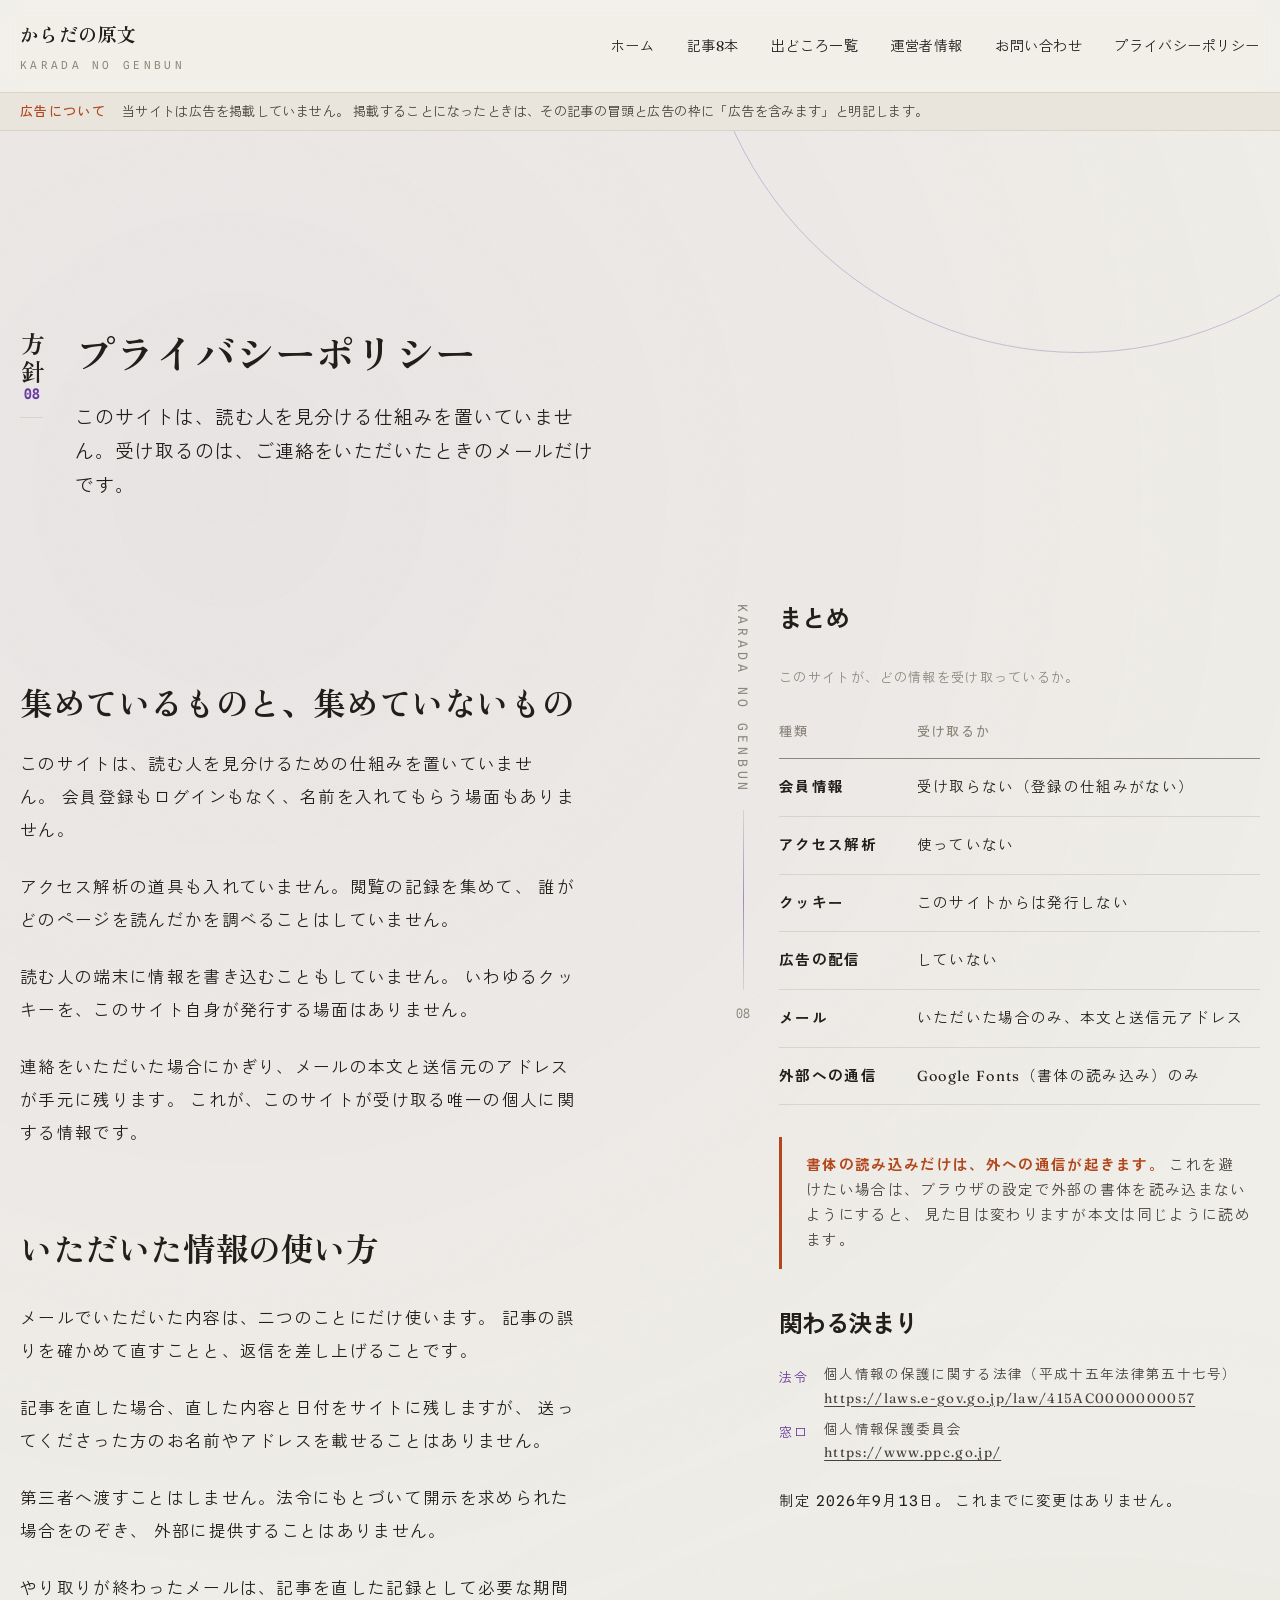
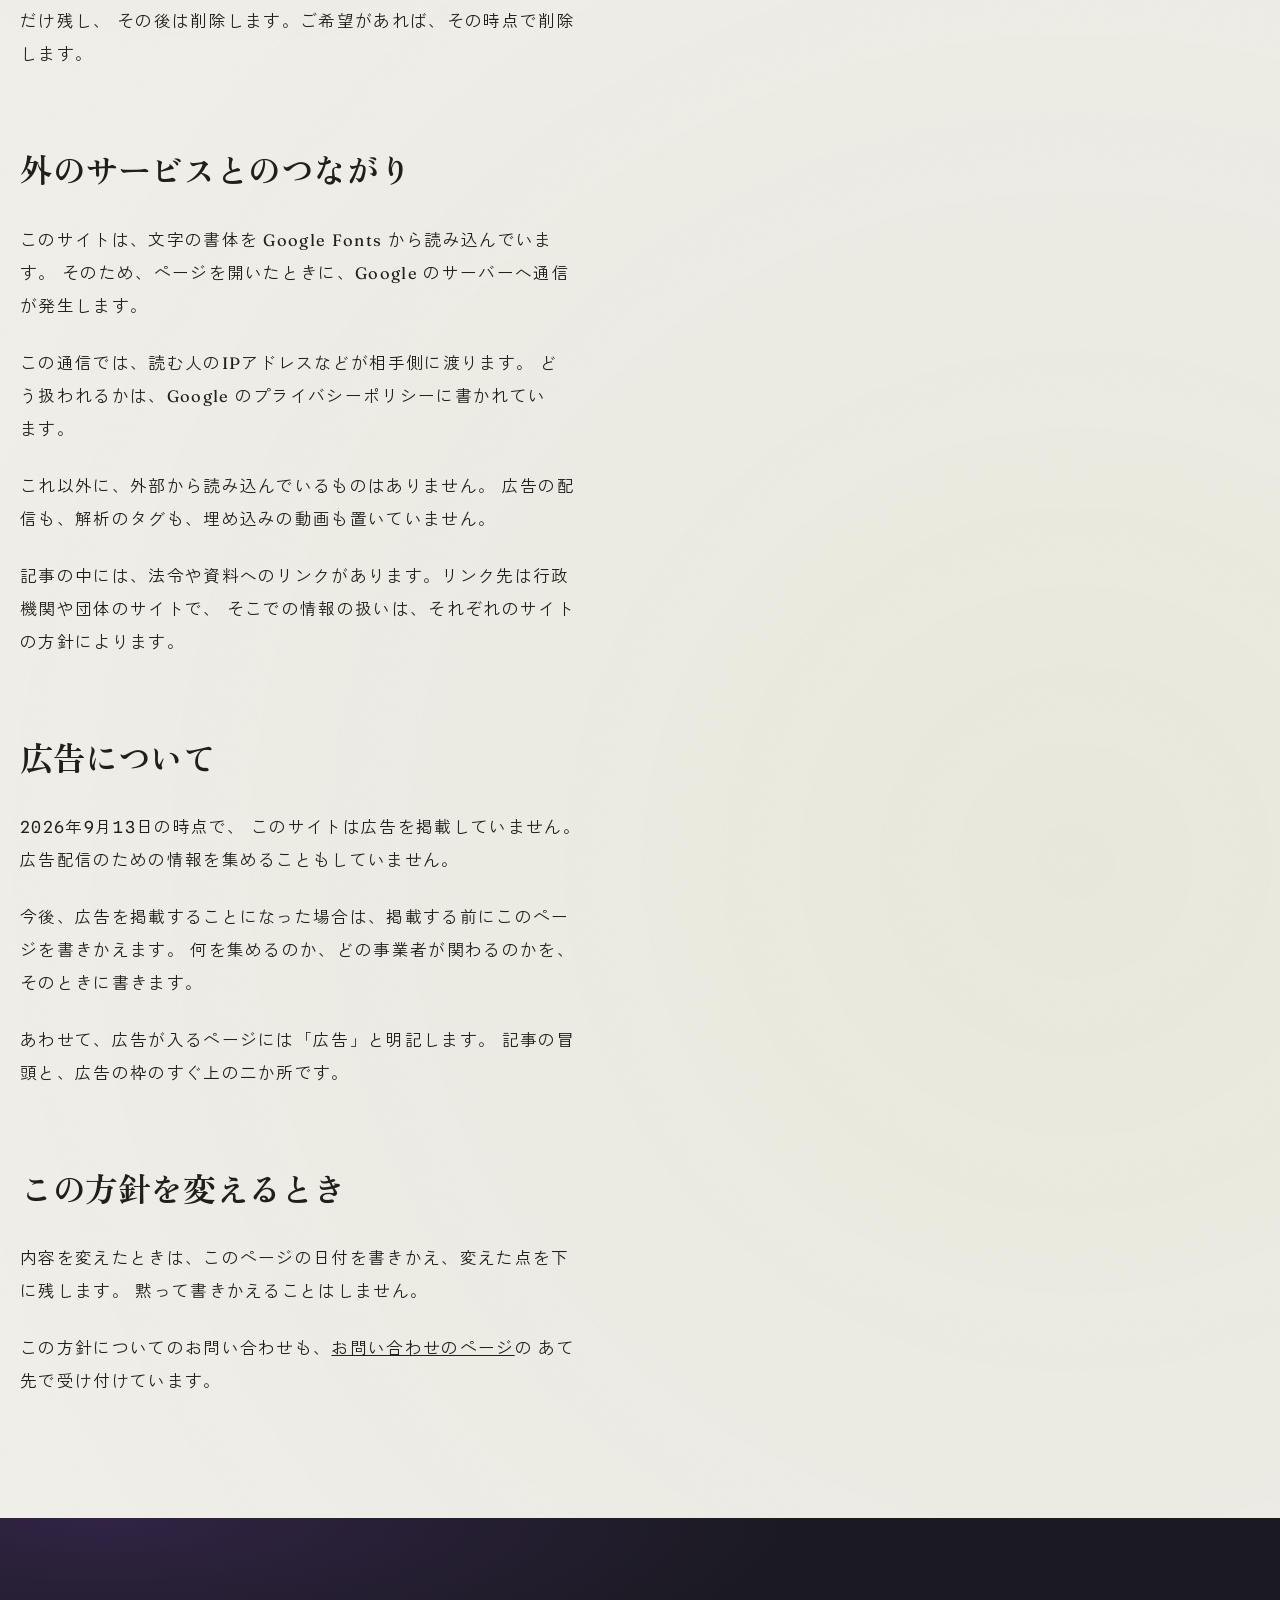
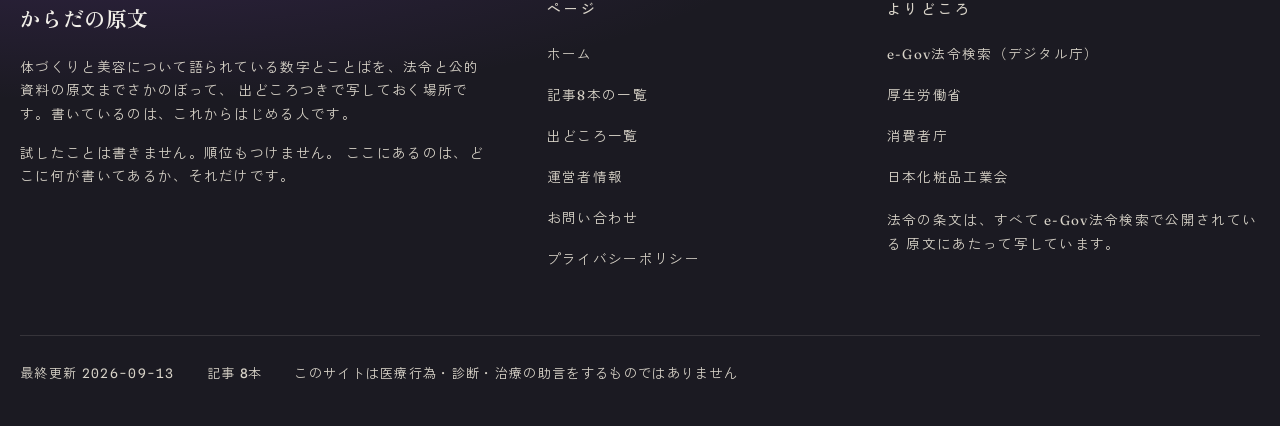
<file: privacy.html>
<!doctype html>
<html lang="ja">
<head>
<meta charset="utf-8">
<meta name="viewport" content="width=device-width,initial-scale=1">
<title>プライバシーポリシー｜からだの原文</title>
<meta name="description" content="からだの原文のプライバシーポリシー。集めている情報、使い方、外部サービスとのつながり。">
<meta name="color-scheme" content="light">
<link rel="canonical" href="https://karada-genbun.com/privacy.html">
<link rel="icon" href="favicon.svg" type="image/svg+xml">
<meta property="og:type" content="article">
<meta property="og:site_name" content="からだの原文">
<meta property="og:locale" content="ja_JP">
<meta property="og:title" content="プライバシーポリシー｜からだの原文">
<meta property="og:description" content="からだの原文のプライバシーポリシー。集めている情報、使い方、外部サービスとのつながり。">
<meta property="og:url" content="https://karada-genbun.com/privacy.html">
<meta property="og:image" content="https://karada-genbun.com/ogp.png">
<meta property="og:image:width" content="1200">
<meta property="og:image:height" content="630">
<meta name="twitter:card" content="summary_large_image">
<link rel="preconnect" href="https://fonts.googleapis.com">
<link rel="preconnect" href="https://fonts.gstatic.com" crossorigin>
<link rel="stylesheet" href="https://fonts.googleapis.com/css2?family=Fraunces:opsz,wght,SOFT,WONK@9..144,300..900,0..100,0..1&family=Spline+Sans+Mono:wght@400;500&family=Zen+Kaku+Gothic+Antique:wght@400;500;700&family=Zen+Old+Mincho:wght@400;700&display=swap">
<link rel="stylesheet" href="assets/style.css">
</head>
<body>
<a class="tobu" href="#main">本文へ飛ぶ</a>
<i class="susumi" aria-hidden="true"></i>
<header class="head">
 <div class="wrap head__in">
  <a class="head__na" href="index.html">からだの原文<span class="en">KARADA NO GENBUN</span></a>
  <nav class="nav" aria-label="サイト内">
      <a href="index.html">ホーム</a>
      <a href="index.html#kiji">記事8本</a>
      <a href="shiryo.html">出どころ一覧</a>
      <a href="unei.html">運営者情報</a>
      <a href="toiawase.html">お問い合わせ</a>
      <a href="privacy.html" aria-current="page">プライバシーポリシー</a>
  </nav>
 </div>
</header>
<main id="main">
<!-- 広告の枠：いまは空。掲載することになったら、ここに「広告」と明記して置く -->
<p class="kaiji"><span><b>広告について</b>当サイトは広告を掲載していません。
 掲載することになったときは、その記事の冒頭と広告の枠に「広告を含みます」と明記します。</span></p>
<article class="band band--kami kotei">
 <i class="band__ko" aria-hidden="true"></i>
 <div class="wrap">
  <div class="kiji__atama">
   <div class="shou">
    <div class="tate">方針<span class="num">08</span></div>
    <div class="shou__ji">
     <h1 class="t-h1" data-rv>プライバシーポリシー</h1>
     <p class="t-lede" data-rv data-okure="2" style="margin-block-start:24px">このサイトは、読む人を見分ける仕組みを置いていません。受け取るのは、ご連絡をいただいたときのメールだけです。</p>
    </div>
   </div>
  </div>
  <div class="spread">
   <div class="hidari honbun stack">
<h2 class="t-h2" id="atsumeru" data-rv><span class="w">集めているものと、</span><span class="w">集めていないもの</span></h2>
<p class="t-body" data-rv data-okure="2" style="margin-block-start:24px">
 このサイトは、読む人を見分けるための仕組みを置いていません。
 会員登録もログインもなく、名前を入れてもらう場面もありません。</p>
<p class="t-body">アクセス解析の道具も入れていません。閲覧の記録を集めて、
 誰がどのページを読んだかを調べることはしていません。</p>
<p class="t-body">読む人の端末に情報を書き込むこともしていません。
 いわゆるクッキーを、このサイト自身が発行する場面はありません。</p>
<p class="t-body">連絡をいただいた場合にかぎり、メールの本文と送信元のアドレスが手元に残ります。
 これが、このサイトが受け取る唯一の個人に関する情報です。</p>

<h2 class="t-h2" id="tsukaikata"><span class="w">いただいた</span><span class="w">情報の</span><span class="w">使い方</span></h2>
<p class="t-body">メールでいただいた内容は、二つのことにだけ使います。
 記事の誤りを確かめて直すことと、返信を差し上げることです。</p>
<p class="t-body">記事を直した場合、直した内容と日付をサイトに残しますが、
 送ってくださった方のお名前やアドレスを載せることはありません。</p>
<p class="t-body">第三者へ渡すことはしません。法令にもとづいて開示を求められた場合をのぞき、
 外部に提供することはありません。</p>
<p class="t-body">やり取りが終わったメールは、記事を直した記録として必要な期間だけ残し、
 その後は削除します。ご希望があれば、その時点で削除します。</p>

<h2 class="t-h2" id="soto"><span class="w">外の</span><span class="w">サービスとの</span><span class="w">つながり</span></h2>
<p class="t-body">このサイトは、文字の書体を Google Fonts から読み込んでいます。
 そのため、ページを開いたときに、Google のサーバーへ通信が発生します。</p>
<p class="t-body">この通信では、読む人のIPアドレスなどが相手側に渡ります。
 どう扱われるかは、Google のプライバシーポリシーに書かれています。</p>
<p class="t-body">これ以外に、外部から読み込んでいるものはありません。
 広告の配信も、解析のタグも、埋め込みの動画も置いていません。</p>
<p class="t-body">記事の中には、法令や資料へのリンクがあります。リンク先は行政機関や団体のサイトで、
 そこでの情報の扱いは、それぞれのサイトの方針によります。</p>

<h2 class="t-h2" id="koukoku"><span class="w">広告に</span><span class="w">ついて</span></h2>
<p class="t-body"><time datetime="2026-09-13">2026年9月13日</time>の時点で、
 このサイトは広告を掲載していません。広告配信のための情報を集めることもしていません。</p>
<p class="t-body">今後、広告を掲載することになった場合は、掲載する前にこのページを書きかえます。
 何を集めるのか、どの事業者が関わるのかを、そのときに書きます。</p>
<p class="t-body">あわせて、広告が入るページには「広告」と明記します。
 記事の冒頭と、広告の枠のすぐ上の二か所です。</p>

<h2 class="t-h2" id="kaeru"><span class="w">この</span><span class="w">方針を</span><span class="w">変える</span><span class="w">とき</span></h2>
<p class="t-body">内容を変えたときは、このページの日付を書きかえ、変えた点を下に残します。
 黙って書きかえることはしません。</p>
<p class="t-body">この方針についてのお問い合わせも、<a href="toiawase.html">お問い合わせのページ</a>の
 あて先で受け付けています。</p>
   </div>
   <div class="nodo" aria-hidden="true">
    <div class="nodo__hashira"><span class="nodo__ji">KARADA NO GENBUN</span><span class="nodo__sen"></span>
     <span class="nodo__ji"><span class="num">08</span></span></div>
   </div>
   <div class="migi">
<h2 class="t-h4">まとめ</h2>
    <table class="hyo">
     <caption>このサイトが、どの情報を受け取っているか。</caption>
     <thead><tr><th>種類</th><th>受け取るか</th></tr></thead>
     <tbody>
      <tr><th>会員情報</th><td>受け取らない（登録の仕組みがない）</td></tr>
      <tr><th>アクセス解析</th><td>使っていない</td></tr>
      <tr><th>クッキー</th><td>このサイトからは発行しない</td></tr>
      <tr><th>広告の配信</th><td>していない</td></tr>
      <tr><th>メール</th><td>いただいた場合のみ、本文と送信元アドレス</td></tr>
      <tr><th>外部への通信</th><td>Google Fonts（書体の読み込み）のみ</td></tr>
     </tbody>
    </table>
    <div class="note"><b><span class="w">書体の読み込みだけは、</span><span class="w">外への通信が</span><span class="w">起きます。</span></b>
     これを避けたい場合は、ブラウザの設定で外部の書体を読み込まないようにすると、
     見た目は変わりますが本文は同じように読めます。</div>
    <h2 class="t-h4" style="margin-block-start:40px">関わる決まり</h2>
    <ul class="src">
     <li><span class="tag">法令</span><span>個人情報の保護に関する法律（平成十五年法律第五十七号）<br>
      <a href="https://laws.e-gov.go.jp/law/415AC0000000057" rel="noopener">https://laws.e-gov.go.jp/law/415AC0000000057</a></span></li>
     <li><span class="tag">窓口</span><span>個人情報保護委員会<br>
      <a href="https://www.ppc.go.jp/" rel="noopener">https://www.ppc.go.jp/</a></span></li>
    </ul>
    <p class="t-body" style="font-size:14.5px;line-height:1.85">
     制定 <time datetime="2026-09-13">2026年9月13日</time>。
     これまでに変更はありません。</p>
   </div>
  </div>
 </div>
</article>
</main>
<footer class="foot">
 <div class="wrap">
  <div class="foot__in">
   <div>
    <h2>からだの原文</h2>
    <p>体づくりと美容について語られている数字とことばを、法令と公的資料の原文までさかのぼって、
       出どころつきで写しておく場所です。書いているのは、これからはじめる人です。</p>
    <p style="margin-block-start:16px">試したことは書きません。順位もつけません。
       ここにあるのは、どこに何が書いてあるか、それだけです。</p>
   </div>
   <div>
    <p class="t-label" style="margin-block-end:16px">ページ</p>
    <ul>
     <li><a href="index.html">ホーム</a></li>
     <li><a href="index.html#kiji">記事8本の一覧</a></li>
     <li><a href="shiryo.html">出どころ一覧</a></li>
     <li><a href="unei.html">運営者情報</a></li>
     <li><a href="toiawase.html">お問い合わせ</a></li>
     <li><a href="privacy.html">プライバシーポリシー</a></li>
    </ul>
   </div>
   <div>
    <p class="t-label" style="margin-block-end:16px">よりどころ</p>
    <ul>
     <li><a href="https://laws.e-gov.go.jp/" rel="noopener">e-Gov法令検索（デジタル庁）</a></li>
     <li><a href="https://www.mhlw.go.jp/" rel="noopener">厚生労働省</a></li>
     <li><a href="https://www.caa.go.jp/" rel="noopener">消費者庁</a></li>
     <li><a href="https://www.jcia.org/" rel="noopener">日本化粧品工業会</a></li>
    </ul>
    <p style="margin-block-start:16px">法令の条文は、すべて e-Gov法令検索で公開されている
       原文にあたって写しています。</p>
   </div>
  </div>
  <div class="foot__shita">
   <span>最終更新 <time datetime="2026-09-13">2026-09-13</time></span>
   <span>記事 <span class="n">8</span>本</span>
   <span>このサイトは医療行為・診断・治療の助言をするものではありません</span>
  </div>
 </div>
</footer>
<script src="assets/app.js"></script>
</body>
</html>
</file>
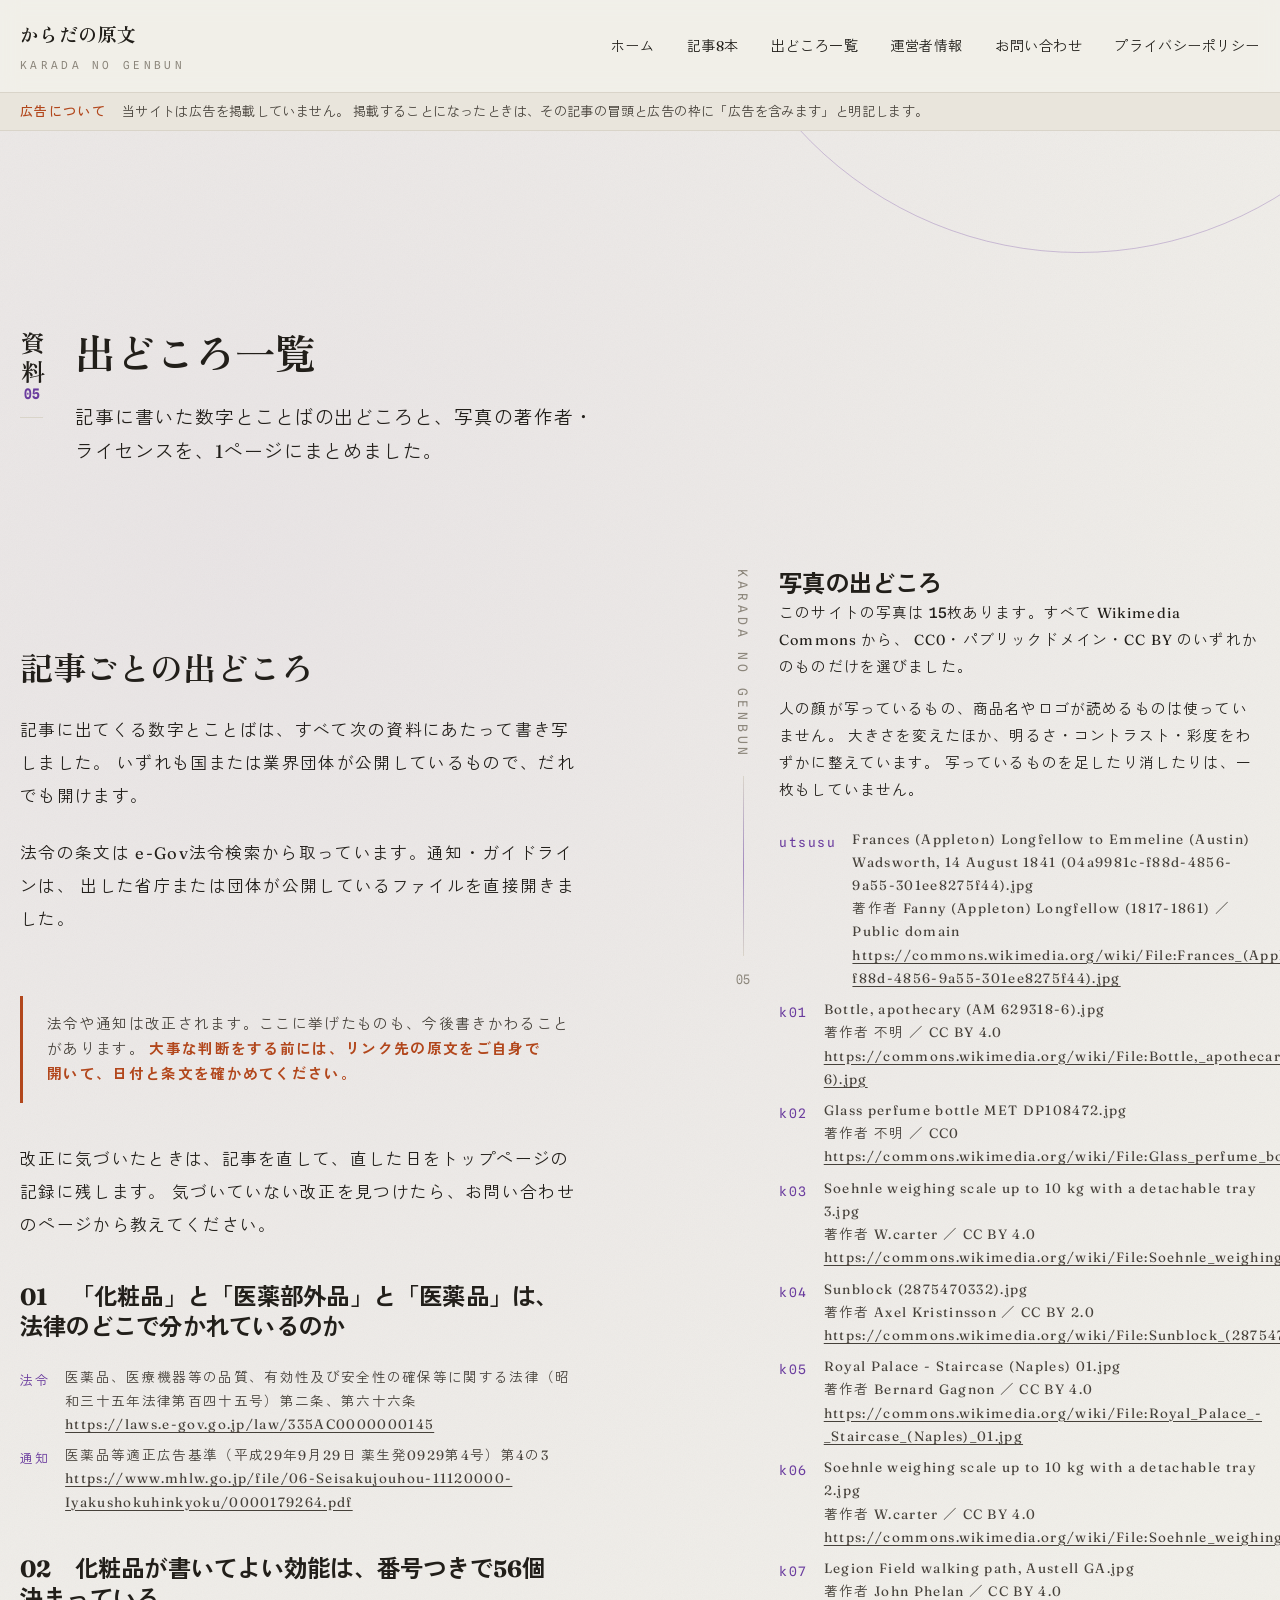
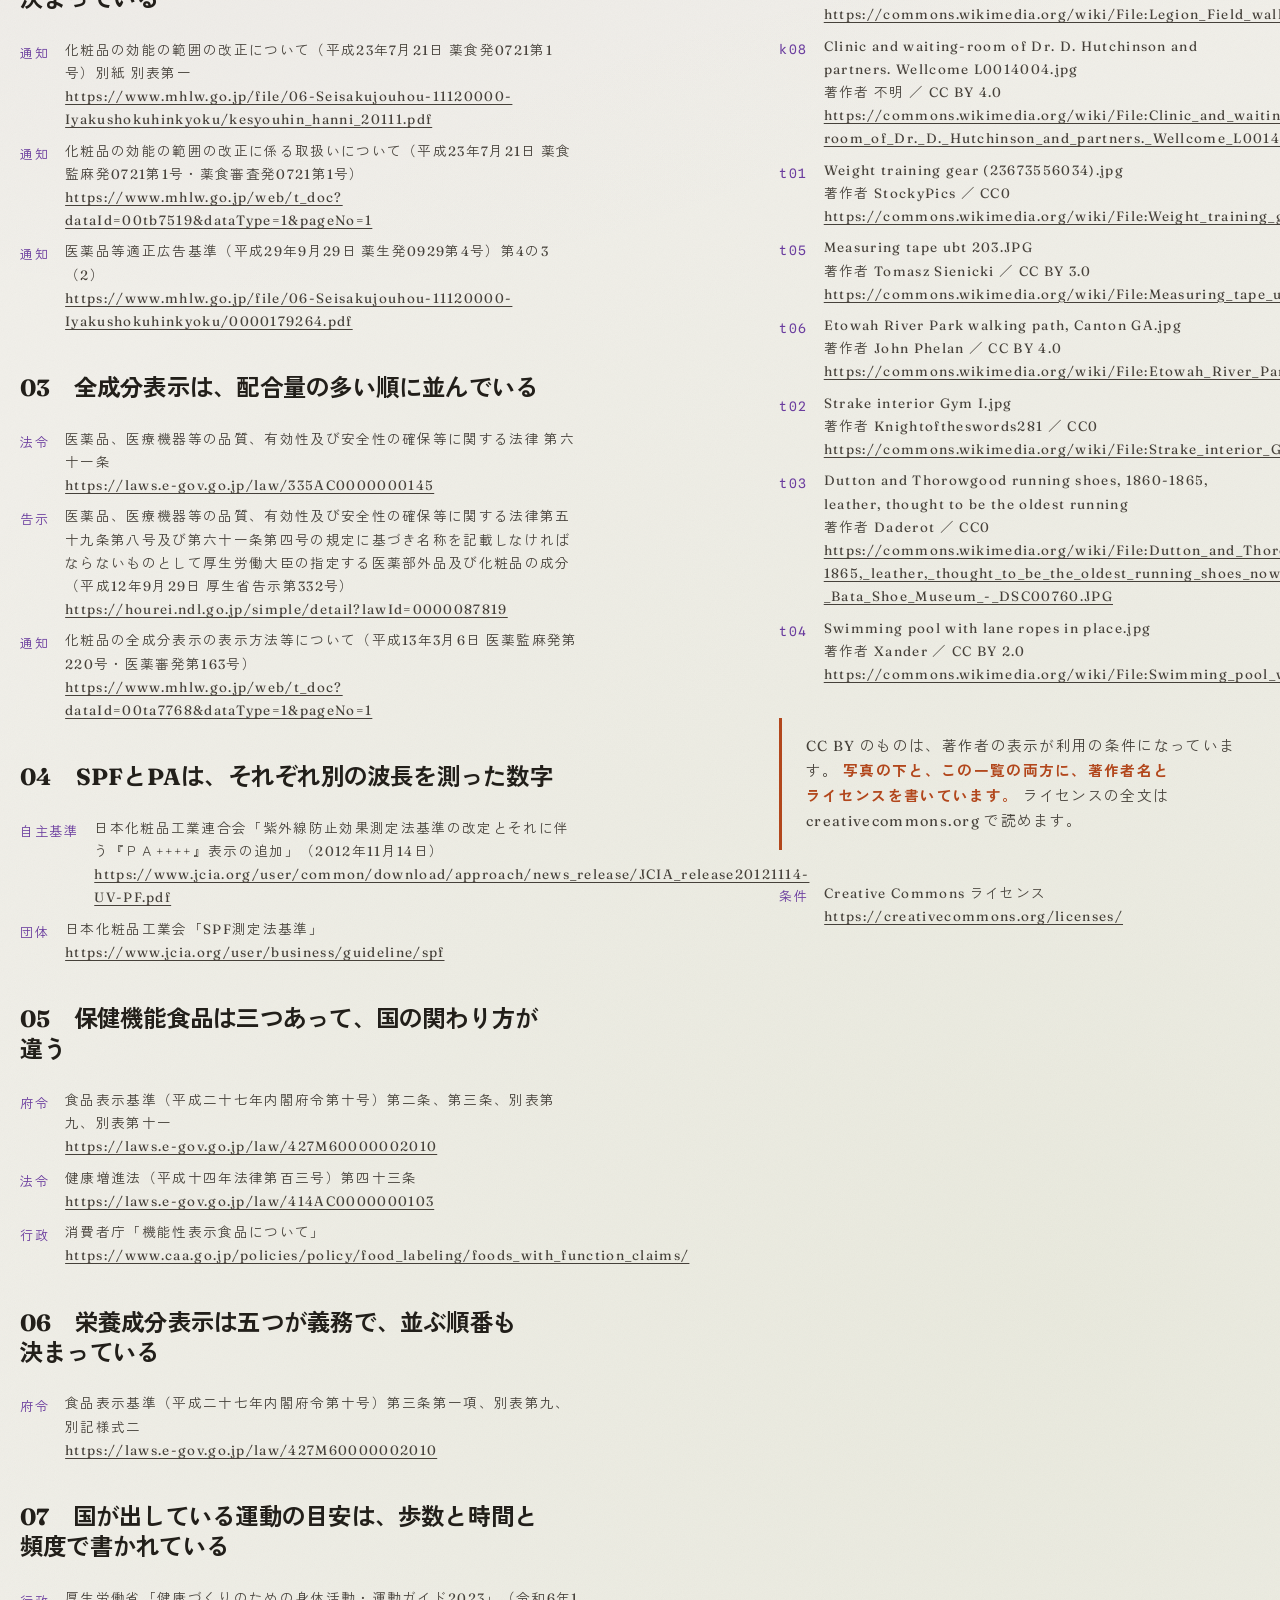
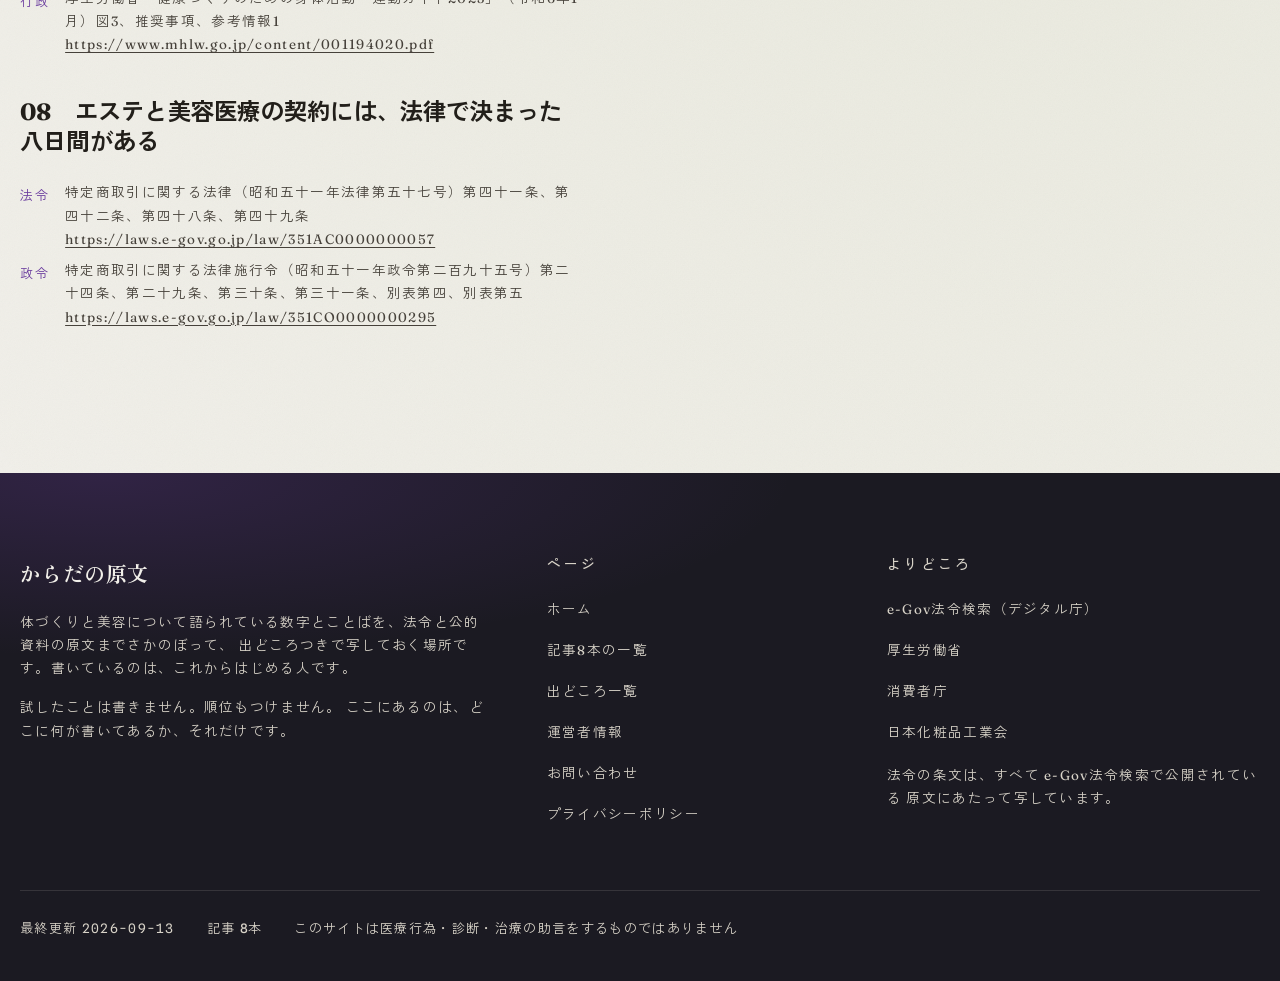
<file: shiryo.html>
<!doctype html>
<html lang="ja">
<head>
<meta charset="utf-8">
<meta name="viewport" content="width=device-width,initial-scale=1">
<title>出どころ一覧｜からだの原文</title>
<meta name="description" content="からだの原文が参照した法令・府令・告示・通知・業界自主基準と、写真の著作者・ライセンスの一覧。">
<meta name="color-scheme" content="light">
<link rel="canonical" href="https://karada-genbun.com/shiryo.html">
<link rel="icon" href="favicon.svg" type="image/svg+xml">
<meta property="og:type" content="article">
<meta property="og:site_name" content="からだの原文">
<meta property="og:locale" content="ja_JP">
<meta property="og:title" content="出どころ一覧｜からだの原文">
<meta property="og:description" content="からだの原文が参照した法令・府令・告示・通知・業界自主基準と、写真の著作者・ライセンスの一覧。">
<meta property="og:url" content="https://karada-genbun.com/shiryo.html">
<meta property="og:image" content="https://karada-genbun.com/ogp.png">
<meta property="og:image:width" content="1200">
<meta property="og:image:height" content="630">
<meta name="twitter:card" content="summary_large_image">
<link rel="preconnect" href="https://fonts.googleapis.com">
<link rel="preconnect" href="https://fonts.gstatic.com" crossorigin>
<link rel="stylesheet" href="https://fonts.googleapis.com/css2?family=Fraunces:opsz,wght,SOFT,WONK@9..144,300..900,0..100,0..1&family=Spline+Sans+Mono:wght@400;500&family=Zen+Kaku+Gothic+Antique:wght@400;500;700&family=Zen+Old+Mincho:wght@400;700&display=swap">
<link rel="stylesheet" href="assets/style.css">
</head>
<body>
<a class="tobu" href="#main">本文へ飛ぶ</a>
<i class="susumi" aria-hidden="true"></i>
<header class="head">
 <div class="wrap head__in">
  <a class="head__na" href="index.html">からだの原文<span class="en">KARADA NO GENBUN</span></a>
  <nav class="nav" aria-label="サイト内">
      <a href="index.html">ホーム</a>
      <a href="index.html#kiji">記事8本</a>
      <a href="shiryo.html" aria-current="page">出どころ一覧</a>
      <a href="unei.html">運営者情報</a>
      <a href="toiawase.html">お問い合わせ</a>
      <a href="privacy.html">プライバシーポリシー</a>
  </nav>
 </div>
</header>
<main id="main">
<!-- 広告の枠：いまは空。掲載することになったら、ここに「広告」と明記して置く -->
<p class="kaiji"><span><b>広告について</b>当サイトは広告を掲載していません。
 掲載することになったときは、その記事の冒頭と広告の枠に「広告を含みます」と明記します。</span></p>
<article class="band band--kami kotei">
 <i class="band__ko" aria-hidden="true"></i>
 <div class="wrap">
  <div class="kiji__atama">
   <div class="shou">
    <div class="tate">資料<span class="num">05</span></div>
    <div class="shou__ji">
     <h1 class="t-h1" data-rv>出どころ一覧</h1>
     <p class="t-lede" data-rv data-okure="2" style="margin-block-start:24px">記事に書いた数字とことばの出どころと、写真の著作者・ライセンスを、1ページにまとめました。</p>
    </div>
   </div>
  </div>
  <div class="spread">
   <div class="hidari honbun stack">
<h2 class="t-h2" id="siryo" data-rv><span class="w">記事ごとの</span><span class="w">出どころ</span></h2>
<p class="t-body" data-rv data-okure="2" style="margin-block-start:24px">
 記事に出てくる数字とことばは、すべて次の資料にあたって書き写しました。
 いずれも国または業界団体が公開しているもので、だれでも開けます。</p>
<p class="t-body">法令の条文は e-Gov法令検索から取っています。通知・ガイドラインは、
 出した省庁または団体が公開しているファイルを直接開きました。</p>
<div class="note">法令や通知は改正されます。ここに挙げたものも、今後書きかわることがあります。
 <b><span class="w">大事な判断を</span><span class="w">する前には、</span><span class="w">リンク先の原文を</span><span class="w">ご自身で</span><span class="w">開いて、</span><span class="w">日付と条文を</span><span class="w">確かめてください。</span></b></div>
<p class="t-body">改正に気づいたときは、記事を直して、直した日をトップページの記録に残します。
 気づいていない改正を見つけたら、お問い合わせのページから教えてください。</p>
<h3 class="t-h4" style="margin-block-start:40px"><span class="w">01</span>　<span class="w">「化粧品」と</span><span class="w">「医薬部外品」と</span><span class="w">「医薬品」は、</span><span class="w">法律のどこで</span><span class="w">分かれているのか</span></h3>
    <ul class="src">
     <li><span class="tag">法令</span><span>医薬品、医療機器等の品質、有効性及び安全性の確保等に関する法律（昭和三十五年法律第百四十五号）第二条、第六十六条<br><a href="https://laws.e-gov.go.jp/law/335AC0000000145" rel="noopener">https://laws.e-gov.go.jp/law/335AC0000000145</a></span></li>
     <li><span class="tag">通知</span><span>医薬品等適正広告基準（平成29年9月29日 薬生発0929第4号）第4の3<br><a href="https://www.mhlw.go.jp/file/06-Seisakujouhou-11120000-Iyakushokuhinkyoku/0000179264.pdf" rel="noopener">https://www.mhlw.go.jp/file/06-Seisakujouhou-11120000-Iyakushokuhinkyoku/0000179264.pdf</a></span></li>
    </ul>
<h3 class="t-h4" style="margin-block-start:40px"><span class="w">02</span>　<span class="w">化粧品が</span><span class="w">書いてよい</span><span class="w">効能は、</span><span class="w">番号つきで</span><span class="w">56個</span><span class="w">決まっている</span></h3>
    <ul class="src">
     <li><span class="tag">通知</span><span>化粧品の効能の範囲の改正について（平成23年7月21日 薬食発0721第1号）別紙 別表第一<br><a href="https://www.mhlw.go.jp/file/06-Seisakujouhou-11120000-Iyakushokuhinkyoku/kesyouhin_hanni_20111.pdf" rel="noopener">https://www.mhlw.go.jp/file/06-Seisakujouhou-11120000-Iyakushokuhinkyoku/kesyouhin_hanni_20111.pdf</a></span></li>
     <li><span class="tag">通知</span><span>化粧品の効能の範囲の改正に係る取扱いについて（平成23年7月21日 薬食監麻発0721第1号・薬食審査発0721第1号）<br><a href="https://www.mhlw.go.jp/web/t_doc?dataId=00tb7519&dataType=1&pageNo=1" rel="noopener">https://www.mhlw.go.jp/web/t_doc?dataId=00tb7519&dataType=1&pageNo=1</a></span></li>
     <li><span class="tag">通知</span><span>医薬品等適正広告基準（平成29年9月29日 薬生発0929第4号）第4の3（2）<br><a href="https://www.mhlw.go.jp/file/06-Seisakujouhou-11120000-Iyakushokuhinkyoku/0000179264.pdf" rel="noopener">https://www.mhlw.go.jp/file/06-Seisakujouhou-11120000-Iyakushokuhinkyoku/0000179264.pdf</a></span></li>
    </ul>
<h3 class="t-h4" style="margin-block-start:40px"><span class="w">03</span>　<span class="w">全成分表示は、</span><span class="w">配合量の</span><span class="w">多い順に</span><span class="w">並んでいる</span></h3>
    <ul class="src">
     <li><span class="tag">法令</span><span>医薬品、医療機器等の品質、有効性及び安全性の確保等に関する法律 第六十一条<br><a href="https://laws.e-gov.go.jp/law/335AC0000000145" rel="noopener">https://laws.e-gov.go.jp/law/335AC0000000145</a></span></li>
     <li><span class="tag">告示</span><span>医薬品、医療機器等の品質、有効性及び安全性の確保等に関する法律第五十九条第八号及び第六十一条第四号の規定に基づき名称を記載しなければならないものとして厚生労働大臣の指定する医薬部外品及び化粧品の成分（平成12年9月29日 厚生省告示第332号）<br><a href="https://hourei.ndl.go.jp/simple/detail?lawId=0000087819" rel="noopener">https://hourei.ndl.go.jp/simple/detail?lawId=0000087819</a></span></li>
     <li><span class="tag">通知</span><span>化粧品の全成分表示の表示方法等について（平成13年3月6日 医薬監麻発第220号・医薬審発第163号）<br><a href="https://www.mhlw.go.jp/web/t_doc?dataId=00ta7768&dataType=1&pageNo=1" rel="noopener">https://www.mhlw.go.jp/web/t_doc?dataId=00ta7768&dataType=1&pageNo=1</a></span></li>
    </ul>
<h3 class="t-h4" style="margin-block-start:40px"><span class="w">04</span>　<span class="w">SPFと</span><span class="w">PAは、</span><span class="w">それぞれ</span><span class="w">別の</span><span class="w">波長を</span><span class="w">測った</span><span class="w">数字</span></h3>
    <ul class="src">
     <li><span class="tag">自主基準</span><span>日本化粧品工業連合会「紫外線防止効果測定法基準の改定とそれに伴う『ＰＡ++++』表示の追加」（2012年11月14日）<br><a href="https://www.jcia.org/user/common/download/approach/news_release/JCIA_release20121114-UV-PF.pdf" rel="noopener">https://www.jcia.org/user/common/download/approach/news_release/JCIA_release20121114-UV-PF.pdf</a></span></li>
     <li><span class="tag">団体</span><span>日本化粧品工業会「SPF測定法基準」<br><a href="https://www.jcia.org/user/business/guideline/spf" rel="noopener">https://www.jcia.org/user/business/guideline/spf</a></span></li>
    </ul>
<h3 class="t-h4" style="margin-block-start:40px"><span class="w">05</span>　<span class="w">保健機能食品は</span><span class="w">三つあって、</span><span class="w">国の</span><span class="w">関わり方が</span><span class="w">違う</span></h3>
    <ul class="src">
     <li><span class="tag">府令</span><span>食品表示基準（平成二十七年内閣府令第十号）第二条、第三条、別表第九、別表第十一<br><a href="https://laws.e-gov.go.jp/law/427M60000002010" rel="noopener">https://laws.e-gov.go.jp/law/427M60000002010</a></span></li>
     <li><span class="tag">法令</span><span>健康増進法（平成十四年法律第百三号）第四十三条<br><a href="https://laws.e-gov.go.jp/law/414AC0000000103" rel="noopener">https://laws.e-gov.go.jp/law/414AC0000000103</a></span></li>
     <li><span class="tag">行政</span><span>消費者庁「機能性表示食品について」<br><a href="https://www.caa.go.jp/policies/policy/food_labeling/foods_with_function_claims/" rel="noopener">https://www.caa.go.jp/policies/policy/food_labeling/foods_with_function_claims/</a></span></li>
    </ul>
<h3 class="t-h4" style="margin-block-start:40px"><span class="w">06</span>　<span class="w">栄養成分表示は</span><span class="w">五つが</span><span class="w">義務で、</span><span class="w">並ぶ</span><span class="w">順番も</span><span class="w">決まっている</span></h3>
    <ul class="src">
     <li><span class="tag">府令</span><span>食品表示基準（平成二十七年内閣府令第十号）第三条第一項、別表第九、別記様式二<br><a href="https://laws.e-gov.go.jp/law/427M60000002010" rel="noopener">https://laws.e-gov.go.jp/law/427M60000002010</a></span></li>
    </ul>
<h3 class="t-h4" style="margin-block-start:40px"><span class="w">07</span>　<span class="w">国が</span><span class="w">出している</span><span class="w">運動の</span><span class="w">目安は、</span><span class="w">歩数と</span><span class="w">時間と</span><span class="w">頻度で</span><span class="w">書かれている</span></h3>
    <ul class="src">
     <li><span class="tag">行政</span><span>厚生労働省「健康づくりのための身体活動・運動ガイド2023」（令和6年1月）図3、推奨事項、参考情報1<br><a href="https://www.mhlw.go.jp/content/001194020.pdf" rel="noopener">https://www.mhlw.go.jp/content/001194020.pdf</a></span></li>
    </ul>
<h3 class="t-h4" style="margin-block-start:40px"><span class="w">08</span>　<span class="w">エステと</span><span class="w">美容医療の</span><span class="w">契約には、</span><span class="w">法律で</span><span class="w">決まった</span><span class="w">八日間が</span><span class="w">ある</span></h3>
    <ul class="src">
     <li><span class="tag">法令</span><span>特定商取引に関する法律（昭和五十一年法律第五十七号）第四十一条、第四十二条、第四十八条、第四十九条<br><a href="https://laws.e-gov.go.jp/law/351AC0000000057" rel="noopener">https://laws.e-gov.go.jp/law/351AC0000000057</a></span></li>
     <li><span class="tag">政令</span><span>特定商取引に関する法律施行令（昭和五十一年政令第二百九十五号）第二十四条、第二十九条、第三十条、第三十一条、別表第四、別表第五<br><a href="https://laws.e-gov.go.jp/law/351CO0000000295" rel="noopener">https://laws.e-gov.go.jp/law/351CO0000000295</a></span></li>
    </ul>
   </div>
   <div class="nodo" aria-hidden="true">
    <div class="nodo__hashira"><span class="nodo__ji">KARADA NO GENBUN</span><span class="nodo__sen"></span>
     <span class="nodo__ji"><span class="num">05</span></span></div>
   </div>
   <div class="migi">
<h2 class="t-h4">写真の出どころ</h2>
    <p class="t-body" style="font-size:14.5px;line-height:1.85">
     このサイトの写真は <span class="n">15</span>枚あります。すべて Wikimedia Commons から、
     CC0・パブリックドメイン・CC BY のいずれかのものだけを選びました。</p>
    <p class="t-body" style="font-size:14.5px;line-height:1.85;margin-block-start:16px">
     人の顔が写っているもの、商品名やロゴが読めるものは使っていません。
     大きさを変えたほか、明るさ・コントラスト・彩度をわずかに整えています。
     写っているものを足したり消したりは、一枚もしていません。</p>
    <ul class="src">
<li><span class="tag">utsusu</span><span>Frances (Appleton) Longfellow to Emmeline (Austin) Wadsworth, 14 August 1841 (04a9981c-f88d-4856-9a55-301ee8275f44).jpg<br>
      著作者 Fanny (Appleton) Longfellow (1817-1861) ／ Public domain<br>
      <a href="https://commons.wikimedia.org/wiki/File:Frances_(Appleton)_Longfellow_to_Emmeline_(Austin)_Wadsworth,_14_August_1841_(04a9981c-f88d-4856-9a55-301ee8275f44).jpg" rel="noopener">https://commons.wikimedia.org/wiki/File:Frances_(Appleton)_Longfellow_to_Emmeline_(Austin)_Wadsworth,_14_August_1841_(04a9981c-f88d-4856-9a55-301ee8275f44).jpg</a></span></li>
<li><span class="tag">k01</span><span>Bottle, apothecary (AM 629318-6).jpg<br>
      著作者 不明 ／ CC BY 4.0<br>
      <a href="https://commons.wikimedia.org/wiki/File:Bottle,_apothecary_(AM_629318-6).jpg" rel="noopener">https://commons.wikimedia.org/wiki/File:Bottle,_apothecary_(AM_629318-6).jpg</a></span></li>
<li><span class="tag">k02</span><span>Glass perfume bottle MET DP108472.jpg<br>
      著作者 不明 ／ CC0<br>
      <a href="https://commons.wikimedia.org/wiki/File:Glass_perfume_bottle_MET_DP108472.jpg" rel="noopener">https://commons.wikimedia.org/wiki/File:Glass_perfume_bottle_MET_DP108472.jpg</a></span></li>
<li><span class="tag">k03</span><span>Soehnle weighing scale up to 10 kg with a detachable tray 3.jpg<br>
      著作者 W.carter ／ CC BY 4.0<br>
      <a href="https://commons.wikimedia.org/wiki/File:Soehnle_weighing_scale_up_to_10_kg_with_a_detachable_tray_3.jpg" rel="noopener">https://commons.wikimedia.org/wiki/File:Soehnle_weighing_scale_up_to_10_kg_with_a_detachable_tray_3.jpg</a></span></li>
<li><span class="tag">k04</span><span>Sunblock (2875470332).jpg<br>
      著作者 Axel Kristinsson ／ CC BY 2.0<br>
      <a href="https://commons.wikimedia.org/wiki/File:Sunblock_(2875470332).jpg" rel="noopener">https://commons.wikimedia.org/wiki/File:Sunblock_(2875470332).jpg</a></span></li>
<li><span class="tag">k05</span><span>Royal Palace - Staircase (Naples) 01.jpg<br>
      著作者 Bernard Gagnon ／ CC BY 4.0<br>
      <a href="https://commons.wikimedia.org/wiki/File:Royal_Palace_-_Staircase_(Naples)_01.jpg" rel="noopener">https://commons.wikimedia.org/wiki/File:Royal_Palace_-_Staircase_(Naples)_01.jpg</a></span></li>
<li><span class="tag">k06</span><span>Soehnle weighing scale up to 10 kg with a detachable tray 2.jpg<br>
      著作者 W.carter ／ CC BY 4.0<br>
      <a href="https://commons.wikimedia.org/wiki/File:Soehnle_weighing_scale_up_to_10_kg_with_a_detachable_tray_2.jpg" rel="noopener">https://commons.wikimedia.org/wiki/File:Soehnle_weighing_scale_up_to_10_kg_with_a_detachable_tray_2.jpg</a></span></li>
<li><span class="tag">k07</span><span>Legion Field walking path, Austell GA.jpg<br>
      著作者 John Phelan ／ CC BY 4.0<br>
      <a href="https://commons.wikimedia.org/wiki/File:Legion_Field_walking_path,_Austell_GA.jpg" rel="noopener">https://commons.wikimedia.org/wiki/File:Legion_Field_walking_path,_Austell_GA.jpg</a></span></li>
<li><span class="tag">k08</span><span>Clinic and waiting-room of Dr. D. Hutchinson and partners. Wellcome L0014004.jpg<br>
      著作者 不明 ／ CC BY 4.0<br>
      <a href="https://commons.wikimedia.org/wiki/File:Clinic_and_waiting-room_of_Dr._D._Hutchinson_and_partners._Wellcome_L0014004.jpg" rel="noopener">https://commons.wikimedia.org/wiki/File:Clinic_and_waiting-room_of_Dr._D._Hutchinson_and_partners._Wellcome_L0014004.jpg</a></span></li>
<li><span class="tag">t01</span><span>Weight training gear (23673556034).jpg<br>
      著作者 StockyPics ／ CC0<br>
      <a href="https://commons.wikimedia.org/wiki/File:Weight_training_gear_(23673556034).jpg" rel="noopener">https://commons.wikimedia.org/wiki/File:Weight_training_gear_(23673556034).jpg</a></span></li>
<li><span class="tag">t05</span><span>Measuring tape ubt 203.JPG<br>
      著作者 Tomasz Sienicki ／ CC BY 3.0<br>
      <a href="https://commons.wikimedia.org/wiki/File:Measuring_tape_ubt_203.JPG" rel="noopener">https://commons.wikimedia.org/wiki/File:Measuring_tape_ubt_203.JPG</a></span></li>
<li><span class="tag">t06</span><span>Etowah River Park walking path, Canton GA.jpg<br>
      著作者 John Phelan ／ CC BY 4.0<br>
      <a href="https://commons.wikimedia.org/wiki/File:Etowah_River_Park_walking_path,_Canton_GA.jpg" rel="noopener">https://commons.wikimedia.org/wiki/File:Etowah_River_Park_walking_path,_Canton_GA.jpg</a></span></li>
<li><span class="tag">t02</span><span>Strake interior Gym I.jpg<br>
      著作者 Knightoftheswords281 ／ CC0<br>
      <a href="https://commons.wikimedia.org/wiki/File:Strake_interior_Gym_I.jpg" rel="noopener">https://commons.wikimedia.org/wiki/File:Strake_interior_Gym_I.jpg</a></span></li>
<li><span class="tag">t03</span><span>Dutton and Thorowgood running shoes, 1860-1865, leather, thought to be the oldest running <br>
      著作者 Daderot ／ CC0<br>
      <a href="https://commons.wikimedia.org/wiki/File:Dutton_and_Thorowgood_running_shoes,_1860-1865,_leather,_thought_to_be_the_oldest_running_shoes_now_in_existence_-_Bata_Shoe_Museum_-_DSC00760.JPG" rel="noopener">https://commons.wikimedia.org/wiki/File:Dutton_and_Thorowgood_running_shoes,_1860-1865,_leather,_thought_to_be_the_oldest_running_shoes_now_in_existence_-_Bata_Shoe_Museum_-_DSC00760.JPG</a></span></li>
<li><span class="tag">t04</span><span>Swimming pool with lane ropes in place.jpg<br>
      著作者 Xander ／ CC BY 2.0<br>
      <a href="https://commons.wikimedia.org/wiki/File:Swimming_pool_with_lane_ropes_in_place.jpg" rel="noopener">https://commons.wikimedia.org/wiki/File:Swimming_pool_with_lane_ropes_in_place.jpg</a></span></li>
    </ul>
    <div class="note">CC BY のものは、著作者の表示が利用の条件になっています。
     <b><span class="w">写真の下と、</span><span class="w">この一覧の両方に、</span><span class="w">著作者名と</span><span class="w">ライセンスを</span><span class="w">書いています。</span></b>
     ライセンスの全文は creativecommons.org で読めます。</div>
    <ul class="src">
     <li><span class="tag">条件</span><span>Creative Commons ライセンス<br>
      <a href="https://creativecommons.org/licenses/" rel="noopener">https://creativecommons.org/licenses/</a></span></li>
    </ul>
   </div>
  </div>
 </div>
</article>
</main>
<footer class="foot">
 <div class="wrap">
  <div class="foot__in">
   <div>
    <h2>からだの原文</h2>
    <p>体づくりと美容について語られている数字とことばを、法令と公的資料の原文までさかのぼって、
       出どころつきで写しておく場所です。書いているのは、これからはじめる人です。</p>
    <p style="margin-block-start:16px">試したことは書きません。順位もつけません。
       ここにあるのは、どこに何が書いてあるか、それだけです。</p>
   </div>
   <div>
    <p class="t-label" style="margin-block-end:16px">ページ</p>
    <ul>
     <li><a href="index.html">ホーム</a></li>
     <li><a href="index.html#kiji">記事8本の一覧</a></li>
     <li><a href="shiryo.html">出どころ一覧</a></li>
     <li><a href="unei.html">運営者情報</a></li>
     <li><a href="toiawase.html">お問い合わせ</a></li>
     <li><a href="privacy.html">プライバシーポリシー</a></li>
    </ul>
   </div>
   <div>
    <p class="t-label" style="margin-block-end:16px">よりどころ</p>
    <ul>
     <li><a href="https://laws.e-gov.go.jp/" rel="noopener">e-Gov法令検索（デジタル庁）</a></li>
     <li><a href="https://www.mhlw.go.jp/" rel="noopener">厚生労働省</a></li>
     <li><a href="https://www.caa.go.jp/" rel="noopener">消費者庁</a></li>
     <li><a href="https://www.jcia.org/" rel="noopener">日本化粧品工業会</a></li>
    </ul>
    <p style="margin-block-start:16px">法令の条文は、すべて e-Gov法令検索で公開されている
       原文にあたって写しています。</p>
   </div>
  </div>
  <div class="foot__shita">
   <span>最終更新 <time datetime="2026-09-13">2026-09-13</time></span>
   <span>記事 <span class="n">8</span>本</span>
   <span>このサイトは医療行為・診断・治療の助言をするものではありません</span>
  </div>
 </div>
</footer>
<script src="assets/app.js"></script>
</body>
</html>
</file>
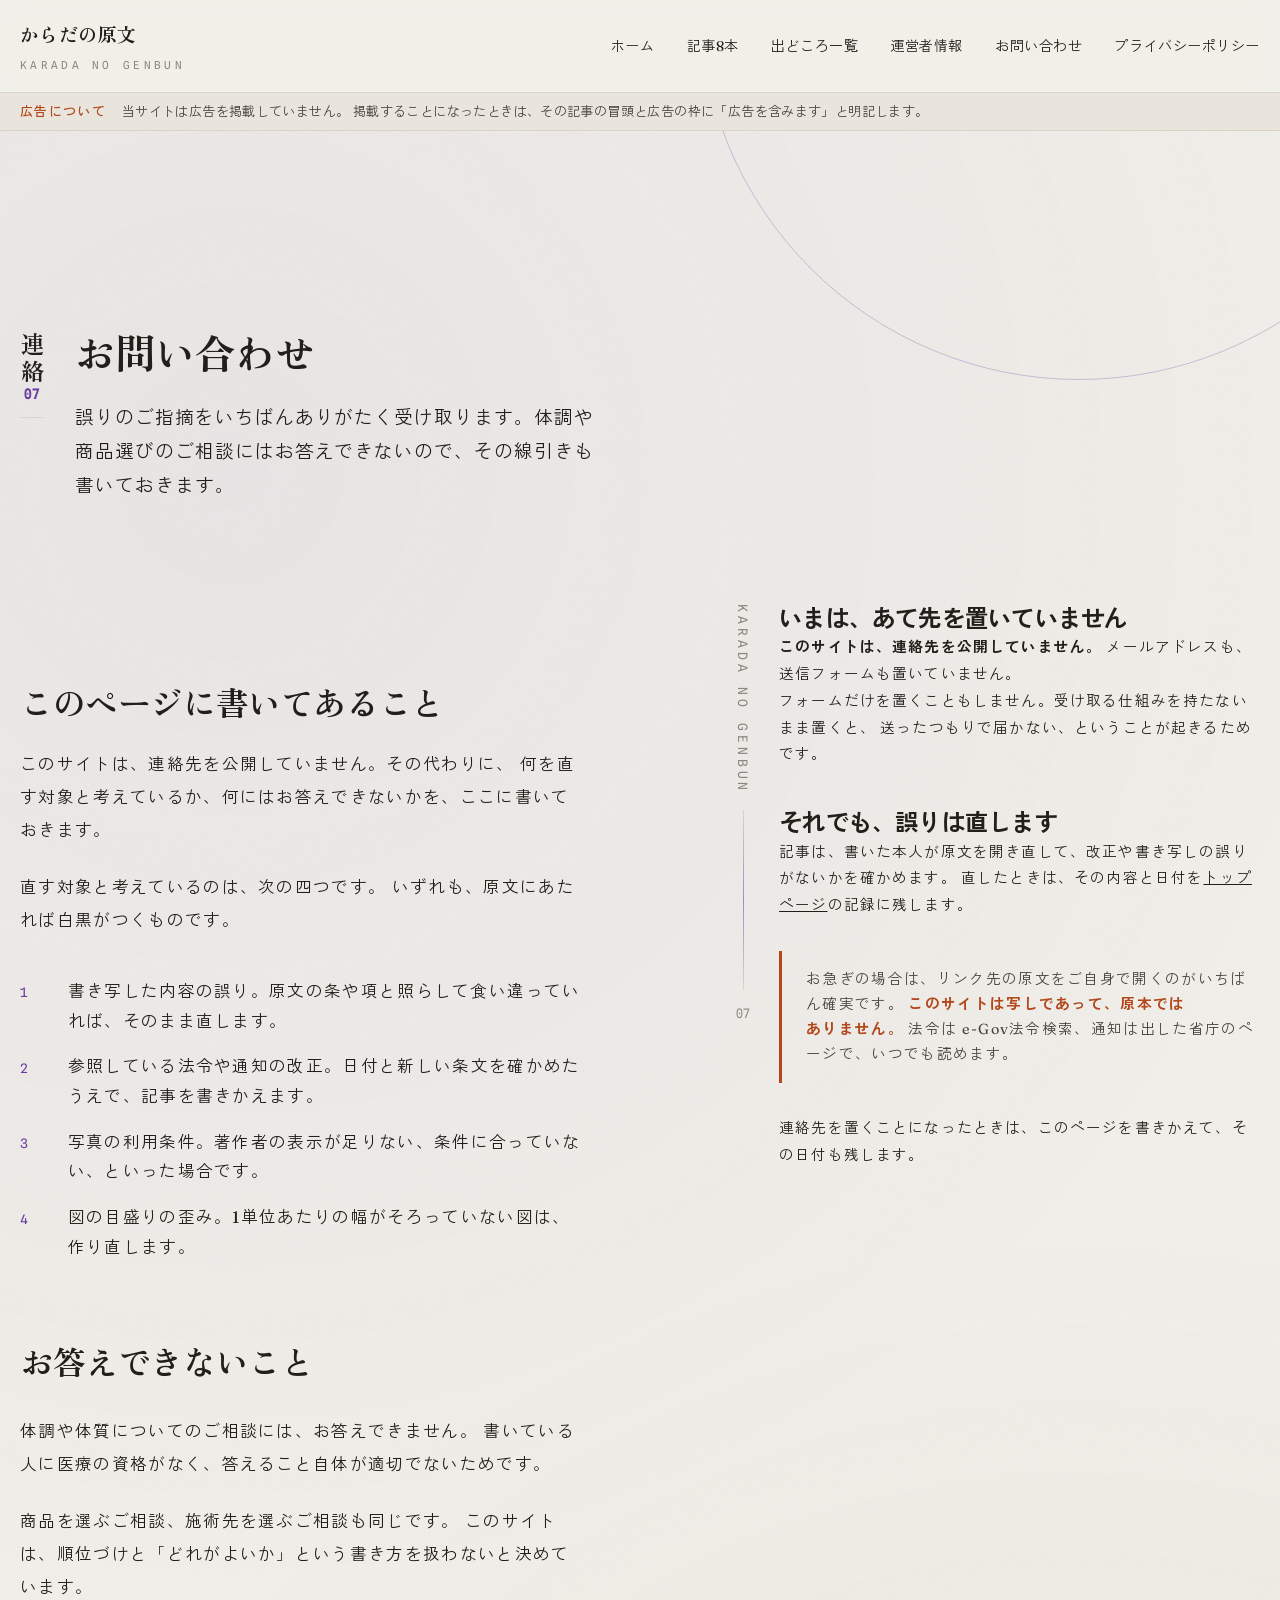
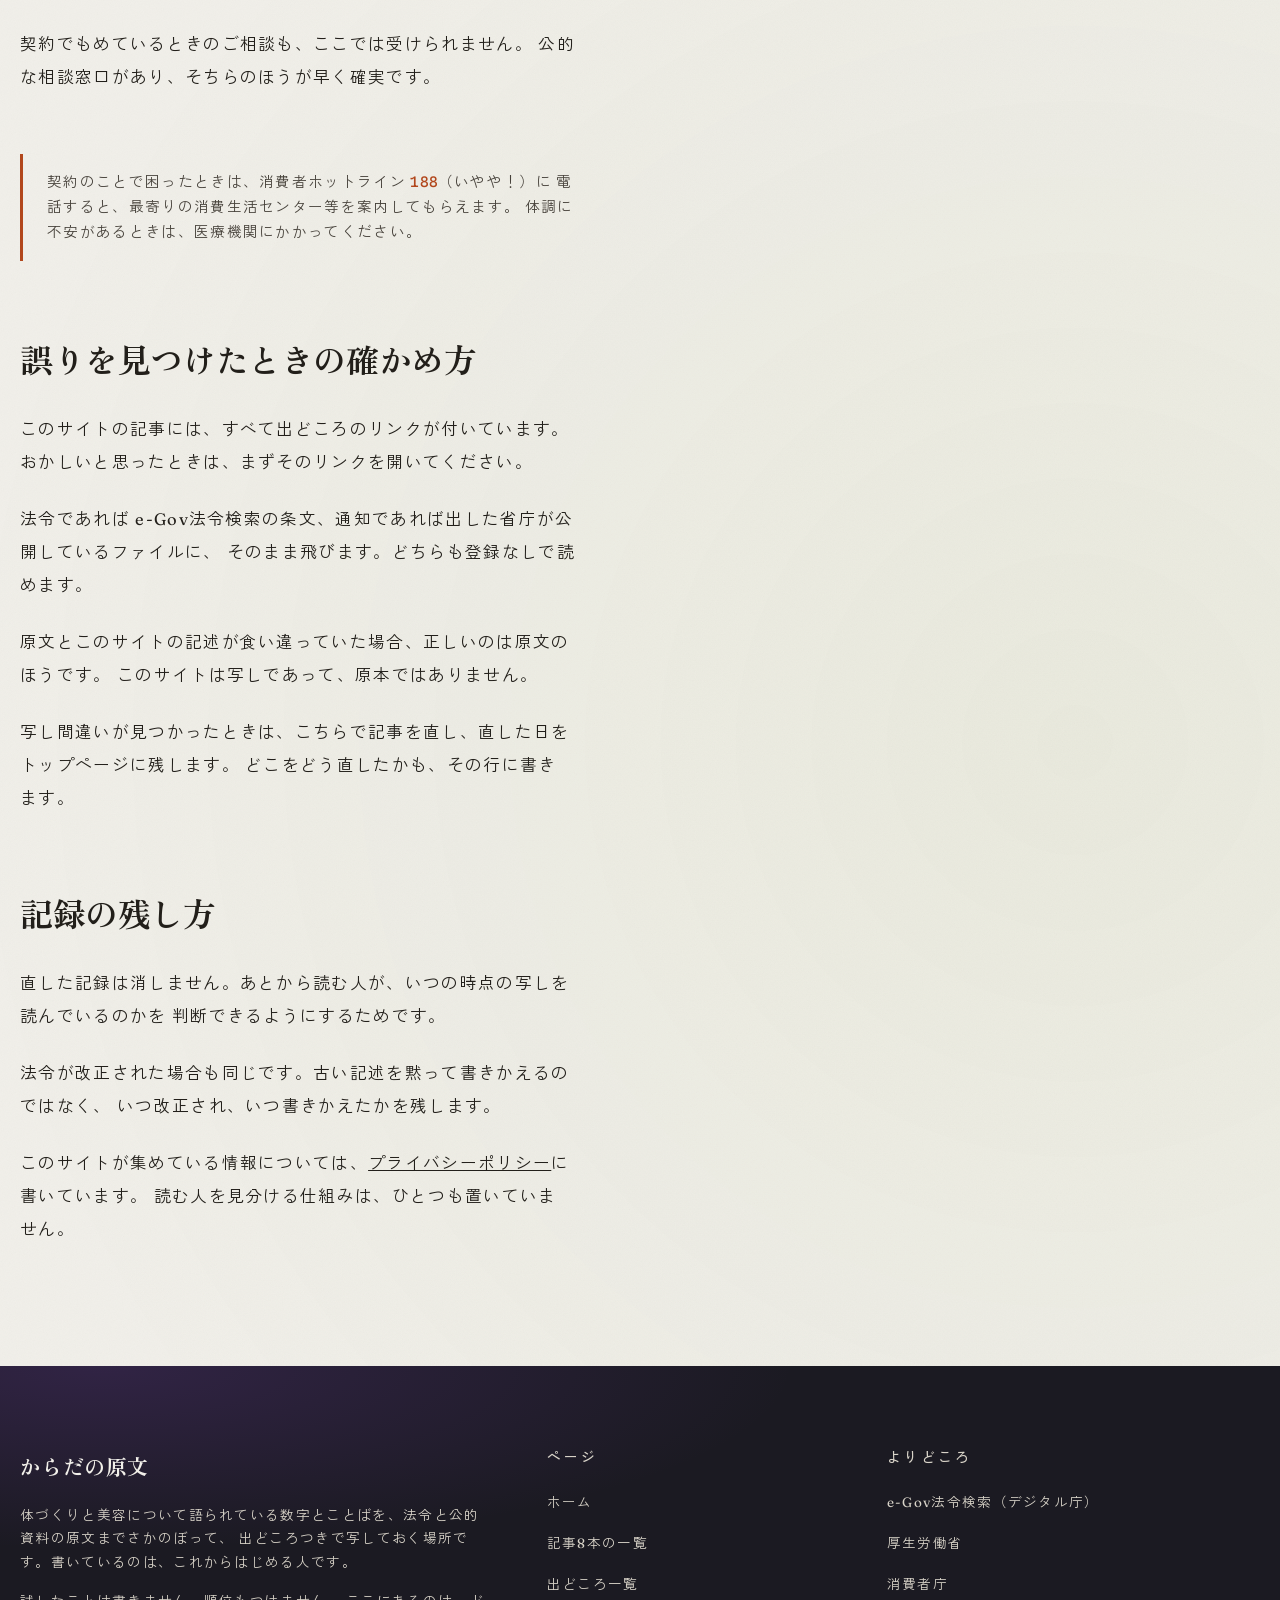
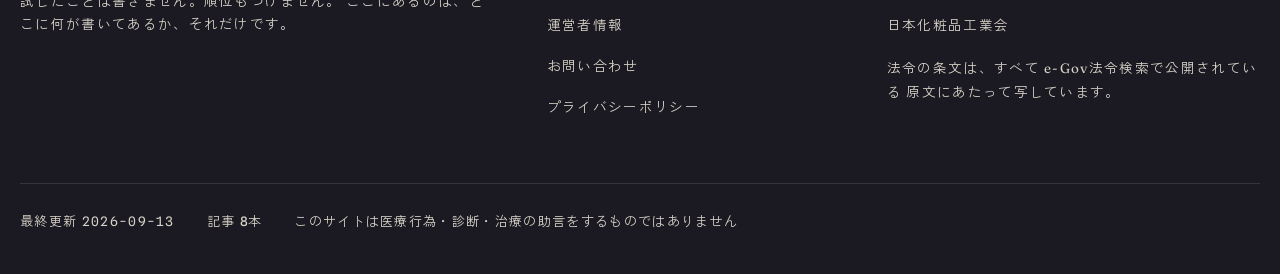
<file: toiawase.html>
<!doctype html>
<html lang="ja">
<head>
<meta charset="utf-8">
<meta name="viewport" content="width=device-width,initial-scale=1">
<title>お問い合わせ｜からだの原文</title>
<meta name="description" content="からだの原文へのご連絡について。受け付けている内容、お答えできない内容、送るときの書き方。">
<meta name="color-scheme" content="light">
<link rel="canonical" href="https://karada-genbun.com/toiawase.html">
<link rel="icon" href="favicon.svg" type="image/svg+xml">
<meta property="og:type" content="article">
<meta property="og:site_name" content="からだの原文">
<meta property="og:locale" content="ja_JP">
<meta property="og:title" content="お問い合わせ｜からだの原文">
<meta property="og:description" content="からだの原文へのご連絡について。受け付けている内容、お答えできない内容、送るときの書き方。">
<meta property="og:url" content="https://karada-genbun.com/toiawase.html">
<meta property="og:image" content="https://karada-genbun.com/ogp.png">
<meta property="og:image:width" content="1200">
<meta property="og:image:height" content="630">
<meta name="twitter:card" content="summary_large_image">
<link rel="preconnect" href="https://fonts.googleapis.com">
<link rel="preconnect" href="https://fonts.gstatic.com" crossorigin>
<link rel="stylesheet" href="https://fonts.googleapis.com/css2?family=Fraunces:opsz,wght,SOFT,WONK@9..144,300..900,0..100,0..1&family=Spline+Sans+Mono:wght@400;500&family=Zen+Kaku+Gothic+Antique:wght@400;500;700&family=Zen+Old+Mincho:wght@400;700&display=swap">
<link rel="stylesheet" href="assets/style.css">
</head>
<body>
<a class="tobu" href="#main">本文へ飛ぶ</a>
<i class="susumi" aria-hidden="true"></i>
<header class="head">
 <div class="wrap head__in">
  <a class="head__na" href="index.html">からだの原文<span class="en">KARADA NO GENBUN</span></a>
  <nav class="nav" aria-label="サイト内">
      <a href="index.html">ホーム</a>
      <a href="index.html#kiji">記事8本</a>
      <a href="shiryo.html">出どころ一覧</a>
      <a href="unei.html">運営者情報</a>
      <a href="toiawase.html" aria-current="page">お問い合わせ</a>
      <a href="privacy.html">プライバシーポリシー</a>
  </nav>
 </div>
</header>
<main id="main">
<!-- 広告の枠：いまは空。掲載することになったら、ここに「広告」と明記して置く -->
<p class="kaiji"><span><b>広告について</b>当サイトは広告を掲載していません。
 掲載することになったときは、その記事の冒頭と広告の枠に「広告を含みます」と明記します。</span></p>
<article class="band band--kami kotei">
 <i class="band__ko" aria-hidden="true"></i>
 <div class="wrap">
  <div class="kiji__atama">
   <div class="shou">
    <div class="tate">連絡<span class="num">07</span></div>
    <div class="shou__ji">
     <h1 class="t-h1" data-rv>お問い合わせ</h1>
     <p class="t-lede" data-rv data-okure="2" style="margin-block-start:24px">誤りのご指摘をいちばんありがたく受け取ります。体調や商品選びのご相談にはお答えできないので、その線引きも書いておきます。</p>
    </div>
   </div>
  </div>
  <div class="spread">
   <div class="hidari honbun stack">
<h2 class="t-h2" id="uketsuke" data-rv><span class="w">この</span><span class="w">ページに</span><span class="w">書いて</span><span class="w">あること</span></h2>
<p class="t-body" data-rv data-okure="2" style="margin-block-start:24px">
 このサイトは、連絡先を公開していません。その代わりに、
 何を直す対象と考えているか、何にはお答えできないかを、ここに書いておきます。</p>
<p class="t-body">直す対象と考えているのは、次の四つです。
 いずれも、原文にあたれば白黒がつくものです。</p>
<ul class="cl cl--kazu">
 <li class="cl__item"><span>書き写した内容の誤り。原文の条や項と照らして食い違っていれば、そのまま直します。</span></li>
 <li class="cl__item"><span>参照している法令や通知の改正。日付と新しい条文を確かめたうえで、記事を書きかえます。</span></li>
 <li class="cl__item"><span>写真の利用条件。著作者の表示が足りない、条件に合っていない、といった場合です。</span></li>
 <li class="cl__item"><span>図の目盛りの歪み。1単位あたりの幅がそろっていない図は、作り直します。</span></li>
</ul>
<h2 class="t-h2" id="dekinai"><span class="w">お答え</span><span class="w">できない</span><span class="w">こと</span></h2>
<p class="t-body">体調や体質についてのご相談には、お答えできません。
 書いている人に医療の資格がなく、答えること自体が適切でないためです。</p>
<p class="t-body">商品を選ぶご相談、施術先を選ぶご相談も同じです。
 このサイトは、順位づけと「どれがよいか」という書き方を扱わないと決めています。</p>
<p class="t-body">契約でもめているときのご相談も、ここでは受けられません。
 公的な相談窓口があり、そちらのほうが早く確実です。</p>
<div class="note">契約のことで困ったときは、消費者ホットライン <b><span class="n">188</span></b>（いやや！）に
 電話すると、最寄りの消費生活センター等を案内してもらえます。
 体調に不安があるときは、医療機関にかかってください。</div>
<h2 class="t-h2" id="kakikata"><span class="w">誤りを</span><span class="w">見つけた</span><span class="w">ときの</span><span class="w">確かめ方</span></h2>
<p class="t-body">このサイトの記事には、すべて出どころのリンクが付いています。
 おかしいと思ったときは、まずそのリンクを開いてください。</p>
<p class="t-body">法令であれば e-Gov法令検索の条文、通知であれば出した省庁が公開しているファイルに、
 そのまま飛びます。どちらも登録なしで読めます。</p>
<p class="t-body">原文とこのサイトの記述が食い違っていた場合、正しいのは原文のほうです。
 このサイトは写しであって、原本ではありません。</p>
<p class="t-body">写し間違いが見つかったときは、こちらで記事を直し、直した日をトップページに残します。
 どこをどう直したかも、その行に書きます。</p>
<h2 class="t-h2" id="atsukai"><span class="w">記録の</span><span class="w">残し方</span></h2>
<p class="t-body">直した記録は消しません。あとから読む人が、いつの時点の写しを読んでいるのかを
 判断できるようにするためです。</p>
<p class="t-body">法令が改正された場合も同じです。古い記述を黙って書きかえるのではなく、
 いつ改正され、いつ書きかえたかを残します。</p>
<p class="t-body">このサイトが集めている情報については、<a href="privacy.html">プライバシーポリシー</a>に書いています。
 読む人を見分ける仕組みは、ひとつも置いていません。</p>
   </div>
   <div class="nodo" aria-hidden="true">
    <div class="nodo__hashira"><span class="nodo__ji">KARADA NO GENBUN</span><span class="nodo__sen"></span>
     <span class="nodo__ji"><span class="num">07</span></span></div>
   </div>
   <div class="migi">
<h2 class="t-h4">いまは、あて先を置いていません</h2>
    <p class="t-body" style="font-size:14.5px;line-height:1.85">
     <b><span class="w">このサイトは、</span><span class="w">連絡先を</span><span class="w">公開して</span><span class="w">いません。</span></b>
     メールアドレスも、送信フォームも置いていません。</p>
    <p class="t-body" style="font-size:14.5px;line-height:1.85">
     フォームだけを置くこともしません。受け取る仕組みを持たないまま置くと、
     送ったつもりで届かない、ということが起きるためです。</p>
    <h2 class="t-h4" style="margin-block-start:40px">それでも、誤りは直します</h2>
    <p class="t-body" style="font-size:14.5px;line-height:1.85">
     記事は、書いた本人が原文を開き直して、改正や書き写しの誤りがないかを確かめます。
     直したときは、その内容と日付を<a href="index.html">トップページ</a>の記録に残します。</p>
    <div class="note">お急ぎの場合は、リンク先の原文をご自身で開くのがいちばん確実です。
     <b><span class="w">このサイトは</span><span class="w">写しであって、</span><span class="w">原本では</span><span class="w">ありません。</span></b>
     法令は e-Gov法令検索、通知は出した省庁のページで、いつでも読めます。</div>
    <p class="t-body" style="font-size:14.5px;line-height:1.85">
     連絡先を置くことになったときは、このページを書きかえて、その日付も残します。</p>
   </div>
  </div>
 </div>
</article>
</main>
<footer class="foot">
 <div class="wrap">
  <div class="foot__in">
   <div>
    <h2>からだの原文</h2>
    <p>体づくりと美容について語られている数字とことばを、法令と公的資料の原文までさかのぼって、
       出どころつきで写しておく場所です。書いているのは、これからはじめる人です。</p>
    <p style="margin-block-start:16px">試したことは書きません。順位もつけません。
       ここにあるのは、どこに何が書いてあるか、それだけです。</p>
   </div>
   <div>
    <p class="t-label" style="margin-block-end:16px">ページ</p>
    <ul>
     <li><a href="index.html">ホーム</a></li>
     <li><a href="index.html#kiji">記事8本の一覧</a></li>
     <li><a href="shiryo.html">出どころ一覧</a></li>
     <li><a href="unei.html">運営者情報</a></li>
     <li><a href="toiawase.html">お問い合わせ</a></li>
     <li><a href="privacy.html">プライバシーポリシー</a></li>
    </ul>
   </div>
   <div>
    <p class="t-label" style="margin-block-end:16px">よりどころ</p>
    <ul>
     <li><a href="https://laws.e-gov.go.jp/" rel="noopener">e-Gov法令検索（デジタル庁）</a></li>
     <li><a href="https://www.mhlw.go.jp/" rel="noopener">厚生労働省</a></li>
     <li><a href="https://www.caa.go.jp/" rel="noopener">消費者庁</a></li>
     <li><a href="https://www.jcia.org/" rel="noopener">日本化粧品工業会</a></li>
    </ul>
    <p style="margin-block-start:16px">法令の条文は、すべて e-Gov法令検索で公開されている
       原文にあたって写しています。</p>
   </div>
  </div>
  <div class="foot__shita">
   <span>最終更新 <time datetime="2026-09-13">2026-09-13</time></span>
   <span>記事 <span class="n">8</span>本</span>
   <span>このサイトは医療行為・診断・治療の助言をするものではありません</span>
  </div>
 </div>
</footer>
<script src="assets/app.js"></script>
</body>
</html>
</file>
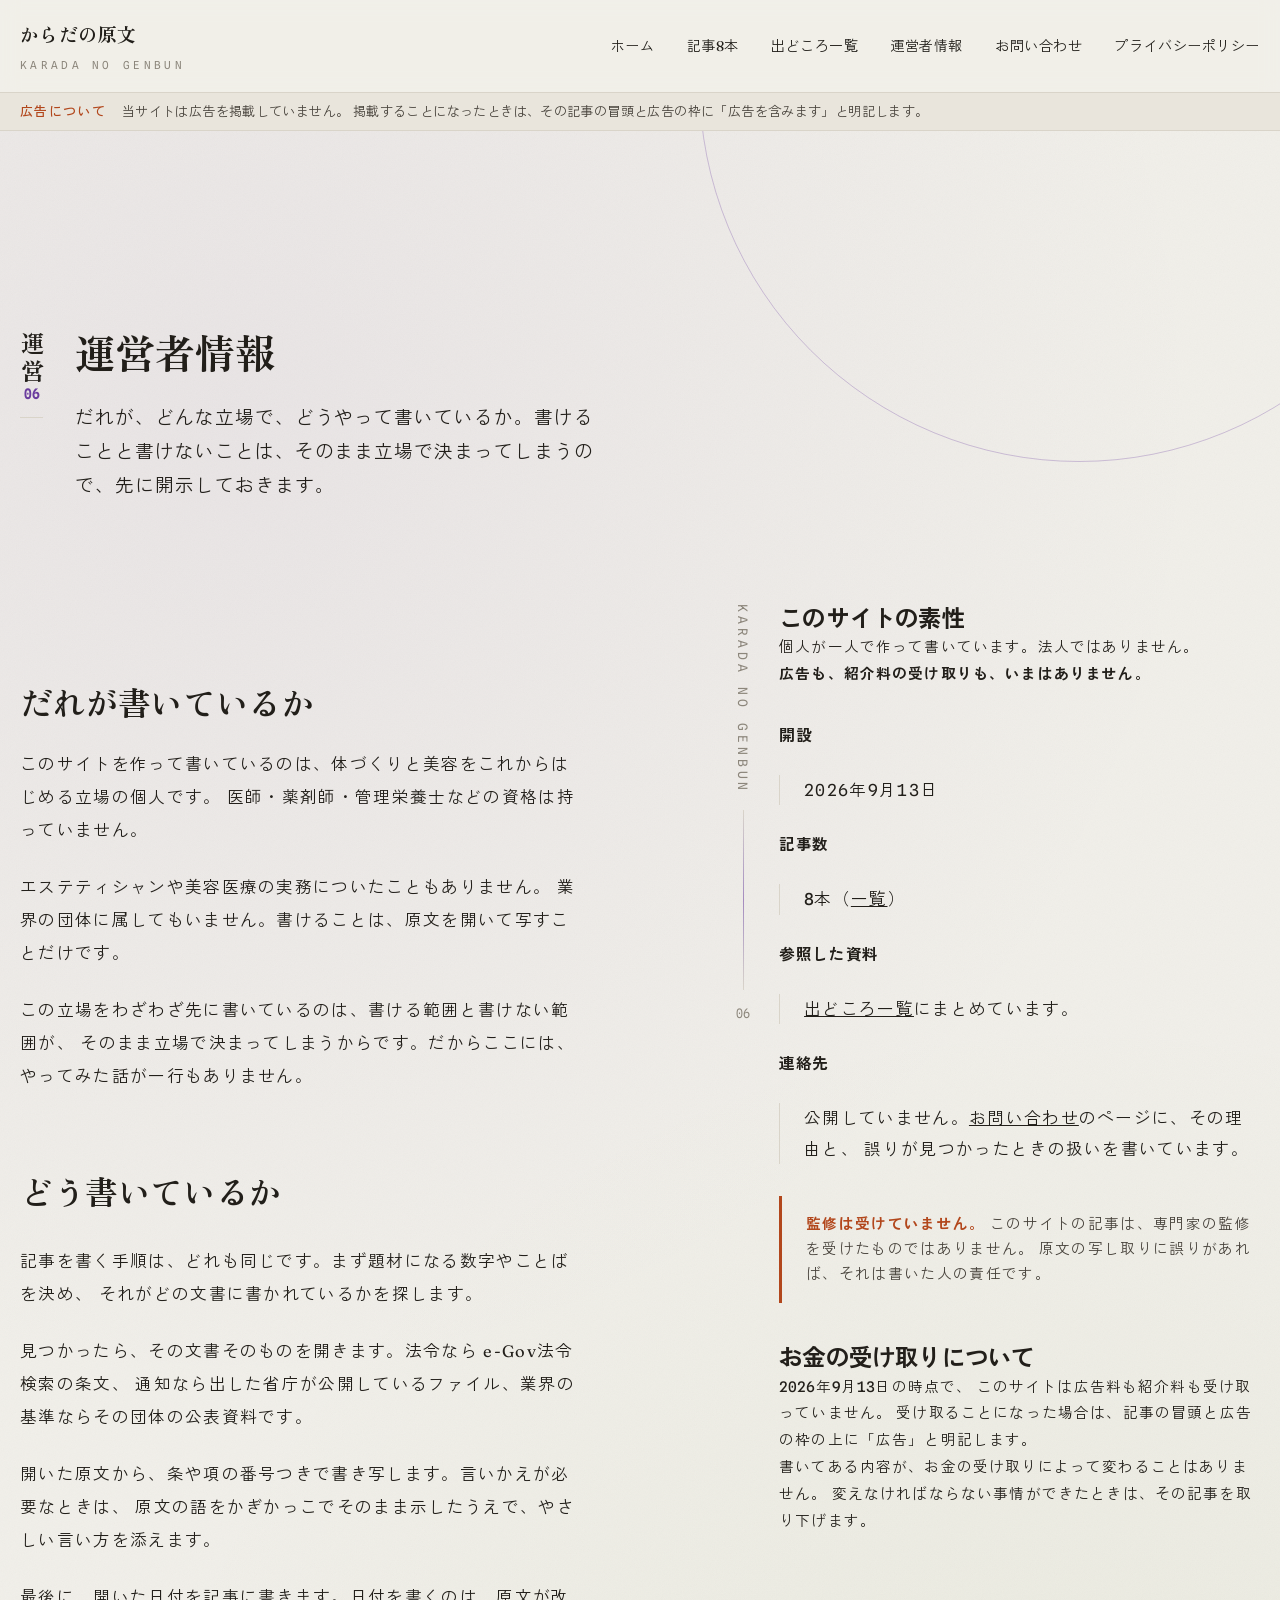
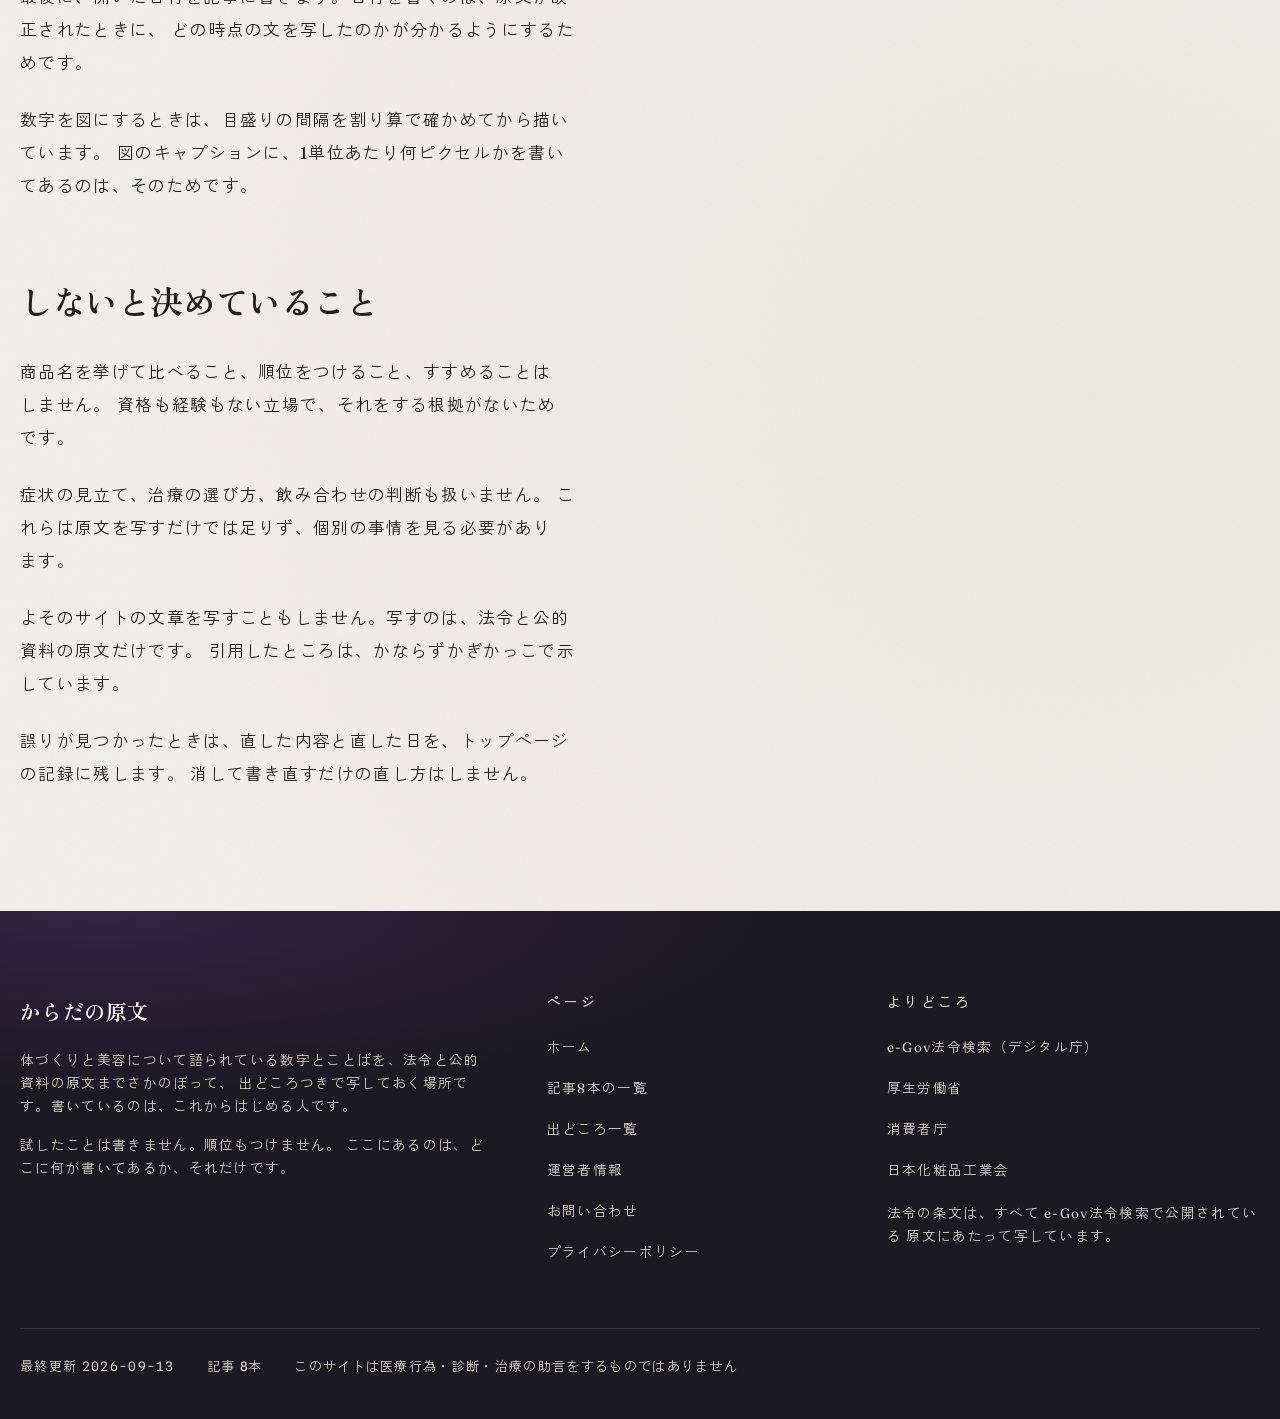
<file: unei.html>
<!doctype html>
<html lang="ja">
<head>
<meta charset="utf-8">
<meta name="viewport" content="width=device-width,initial-scale=1">
<title>運営者情報｜からだの原文</title>
<meta name="description" content="からだの原文の運営者情報。書いている人の立場、記事の作り方、扱わないと決めていること。">
<meta name="color-scheme" content="light">
<link rel="canonical" href="https://karada-genbun.com/unei.html">
<link rel="icon" href="favicon.svg" type="image/svg+xml">
<meta property="og:type" content="article">
<meta property="og:site_name" content="からだの原文">
<meta property="og:locale" content="ja_JP">
<meta property="og:title" content="運営者情報｜からだの原文">
<meta property="og:description" content="からだの原文の運営者情報。書いている人の立場、記事の作り方、扱わないと決めていること。">
<meta property="og:url" content="https://karada-genbun.com/unei.html">
<meta property="og:image" content="https://karada-genbun.com/ogp.png">
<meta property="og:image:width" content="1200">
<meta property="og:image:height" content="630">
<meta name="twitter:card" content="summary_large_image">
<link rel="preconnect" href="https://fonts.googleapis.com">
<link rel="preconnect" href="https://fonts.gstatic.com" crossorigin>
<link rel="stylesheet" href="https://fonts.googleapis.com/css2?family=Fraunces:opsz,wght,SOFT,WONK@9..144,300..900,0..100,0..1&family=Spline+Sans+Mono:wght@400;500&family=Zen+Kaku+Gothic+Antique:wght@400;500;700&family=Zen+Old+Mincho:wght@400;700&display=swap">
<link rel="stylesheet" href="assets/style.css">
</head>
<body>
<a class="tobu" href="#main">本文へ飛ぶ</a>
<i class="susumi" aria-hidden="true"></i>
<header class="head">
 <div class="wrap head__in">
  <a class="head__na" href="index.html">からだの原文<span class="en">KARADA NO GENBUN</span></a>
  <nav class="nav" aria-label="サイト内">
      <a href="index.html">ホーム</a>
      <a href="index.html#kiji">記事8本</a>
      <a href="shiryo.html">出どころ一覧</a>
      <a href="unei.html" aria-current="page">運営者情報</a>
      <a href="toiawase.html">お問い合わせ</a>
      <a href="privacy.html">プライバシーポリシー</a>
  </nav>
 </div>
</header>
<main id="main">
<!-- 広告の枠：いまは空。掲載することになったら、ここに「広告」と明記して置く -->
<p class="kaiji"><span><b>広告について</b>当サイトは広告を掲載していません。
 掲載することになったときは、その記事の冒頭と広告の枠に「広告を含みます」と明記します。</span></p>
<article class="band band--kami kotei">
 <i class="band__ko" aria-hidden="true"></i>
 <div class="wrap">
  <div class="kiji__atama">
   <div class="shou">
    <div class="tate">運営<span class="num">06</span></div>
    <div class="shou__ji">
     <h1 class="t-h1" data-rv>運営者情報</h1>
     <p class="t-lede" data-rv data-okure="2" style="margin-block-start:24px">だれが、どんな立場で、どうやって書いているか。書けることと書けないことは、そのまま立場で決まってしまうので、先に開示しておきます。</p>
    </div>
   </div>
  </div>
  <div class="spread">
   <div class="hidari honbun stack">
<h2 class="t-h2" id="dare" data-rv><span class="w">だれが</span><span class="w">書いて</span><span class="w">いるか</span></h2>
<p class="t-body" data-rv data-okure="2" style="margin-block-start:24px">
 このサイトを作って書いているのは、体づくりと美容をこれからはじめる立場の個人です。
 医師・薬剤師・管理栄養士などの資格は持っていません。</p>
<p class="t-body">エステティシャンや美容医療の実務についたこともありません。
 業界の団体に属してもいません。書けることは、原文を開いて写すことだけです。</p>
<p class="t-body">この立場をわざわざ先に書いているのは、書ける範囲と書けない範囲が、
 そのまま立場で決まってしまうからです。だからここには、やってみた話が一行もありません。</p>

<h2 class="t-h2" id="houshin"><span class="w">どう</span><span class="w">書いて</span><span class="w">いるか</span></h2>
<p class="t-body">記事を書く手順は、どれも同じです。まず題材になる数字やことばを決め、
 それがどの文書に書かれているかを探します。</p>
<p class="t-body">見つかったら、その文書そのものを開きます。法令なら e-Gov法令検索の条文、
 通知なら出した省庁が公開しているファイル、業界の基準ならその団体の公表資料です。</p>
<p class="t-body">開いた原文から、条や項の番号つきで書き写します。言いかえが必要なときは、
 原文の語をかぎかっこでそのまま示したうえで、やさしい言い方を添えます。</p>
<p class="t-body">最後に、開いた日付を記事に書きます。日付を書くのは、原文が改正されたときに、
 どの時点の文を写したのかが分かるようにするためです。</p>
<p class="t-body">数字を図にするときは、目盛りの間隔を割り算で確かめてから描いています。
 図のキャプションに、1単位あたり何ピクセルかを書いてあるのは、そのためです。</p>

<h2 class="t-h2" id="shinai"><span class="w">しないと</span><span class="w">決めて</span><span class="w">いること</span></h2>
<p class="t-body">商品名を挙げて比べること、順位をつけること、すすめることはしません。
 資格も経験もない立場で、それをする根拠がないためです。</p>
<p class="t-body">症状の見立て、治療の選び方、飲み合わせの判断も扱いません。
 これらは原文を写すだけでは足りず、個別の事情を見る必要があります。</p>
<p class="t-body">よそのサイトの文章を写すこともしません。写すのは、法令と公的資料の原文だけです。
 引用したところは、かならずかぎかっこで示しています。</p>
<p class="t-body">誤りが見つかったときは、直した内容と直した日を、トップページの記録に残します。
 消して書き直すだけの直し方はしません。</p>
   </div>
   <div class="nodo" aria-hidden="true">
    <div class="nodo__hashira"><span class="nodo__ji">KARADA NO GENBUN</span><span class="nodo__sen"></span>
     <span class="nodo__ji"><span class="num">06</span></span></div>
   </div>
   <div class="migi">
<h2 class="t-h4">このサイトの素性</h2>
    <p class="t-body" style="font-size:14.5px;line-height:1.85">
     個人が一人で作って書いています。法人ではありません。
     <b><span class="w">広告も、</span><span class="w">紹介料の</span><span class="w">受け取りも、</span><span class="w">いまは</span><span class="w">ありません。</span></b></p>
    <dl>
     <dt>開設</dt>
     <dd><time datetime="2026-09-13">2026年9月13日</time></dd>
     <dt>記事数</dt>
     <dd><span class="n">8</span>本（<a href="index.html#kiji">一覧</a>）</dd>
     <dt>参照した資料</dt>
     <dd><a href="shiryo.html">出どころ一覧</a>にまとめています。</dd>
     <dt>連絡先</dt>
     <dd>公開していません。<a href="toiawase.html">お問い合わせ</a>のページに、その理由と、
      誤りが見つかったときの扱いを書いています。</dd>
    </dl>
    <div class="note"><b><span class="w">監修は</span><span class="w">受けていません。</span></b>
     このサイトの記事は、専門家の監修を受けたものではありません。
     原文の写し取りに誤りがあれば、それは書いた人の責任です。</div>
    <h2 class="t-h4" style="margin-block-start:40px">お金の受け取りについて</h2>
    <p class="t-body" style="font-size:14.5px;line-height:1.85">
     <span class="n">2026</span>年<span class="n">9</span>月<span class="n">13</span>日の時点で、
     このサイトは広告料も紹介料も受け取っていません。
     受け取ることになった場合は、記事の冒頭と広告の枠の上に「広告」と明記します。</p>
    <p class="t-body" style="font-size:14.5px;line-height:1.85">
     書いてある内容が、お金の受け取りによって変わることはありません。
     変えなければならない事情ができたときは、その記事を取り下げます。</p>
   </div>
  </div>
 </div>
</article>
</main>
<footer class="foot">
 <div class="wrap">
  <div class="foot__in">
   <div>
    <h2>からだの原文</h2>
    <p>体づくりと美容について語られている数字とことばを、法令と公的資料の原文までさかのぼって、
       出どころつきで写しておく場所です。書いているのは、これからはじめる人です。</p>
    <p style="margin-block-start:16px">試したことは書きません。順位もつけません。
       ここにあるのは、どこに何が書いてあるか、それだけです。</p>
   </div>
   <div>
    <p class="t-label" style="margin-block-end:16px">ページ</p>
    <ul>
     <li><a href="index.html">ホーム</a></li>
     <li><a href="index.html#kiji">記事8本の一覧</a></li>
     <li><a href="shiryo.html">出どころ一覧</a></li>
     <li><a href="unei.html">運営者情報</a></li>
     <li><a href="toiawase.html">お問い合わせ</a></li>
     <li><a href="privacy.html">プライバシーポリシー</a></li>
    </ul>
   </div>
   <div>
    <p class="t-label" style="margin-block-end:16px">よりどころ</p>
    <ul>
     <li><a href="https://laws.e-gov.go.jp/" rel="noopener">e-Gov法令検索（デジタル庁）</a></li>
     <li><a href="https://www.mhlw.go.jp/" rel="noopener">厚生労働省</a></li>
     <li><a href="https://www.caa.go.jp/" rel="noopener">消費者庁</a></li>
     <li><a href="https://www.jcia.org/" rel="noopener">日本化粧品工業会</a></li>
    </ul>
    <p style="margin-block-start:16px">法令の条文は、すべて e-Gov法令検索で公開されている
       原文にあたって写しています。</p>
   </div>
  </div>
  <div class="foot__shita">
   <span>最終更新 <time datetime="2026-09-13">2026-09-13</time></span>
   <span>記事 <span class="n">8</span>本</span>
   <span>このサイトは医療行為・診断・治療の助言をするものではありません</span>
  </div>
 </div>
</footer>
<script src="assets/app.js"></script>
</body>
</html>
</file>
<file: assets/style.css>
@charset "utf-8";
/* ============================================================================
   からだの原文 ／ KARADA NO GENBUN
   体づくりと美容について語られている数字とことばを、法令と公的資料の原文まで
   さかのぼって、出どころつきで写しておく場所。

   ■ 見本（https://kagkas.com/ ・2026-09-13 に実際に開いて実測）から持ち帰った3つ
     ① 余白の刻み … 4px刻み（実測で75%を説明）。主音 40px、小 8/16/32、章間 120/200
     ② 級数の比率 … 隣り合う比の中央値 1.225 ／ 7段（実測 12/14/16/20/24/30/40）
     ③ 1行の長さ … 本文16px・行間48px（＝2.0）・字間0.1em・欄幅520px ＝ 全角32.5字
   ■ 持ち帰っていないもの … 見本の色・書体・写真・文章・ロゴ（1つも使っていない）

   ■ こちらの実装値（②③を、自分の値に置きかえたもの）
     級数 … 本文16.5px を基準に、見出しは clamp の最小:最大＝1:1.5 で5段
             （表題 86.4→129.6 ／ h1 30.4→45.6 ／ h2 24.8→37.2
               ／ h3 20.2→30.3 ／ h4 17.6→26.4）
     1行 … 本文16.5px・行間2.0・字間0.08em・欄幅34em（561px）＝ 全角約31.5字
     余白 … 4/8/16/24/32/40/60/80/120/200px の10段（すべて4の倍数）

   ■ 配色（自前・役割名つき。数値は HSL の実測）
     主役 菖蒲 #6A3C9E （H268 S45% L43%）… このサイトが「写す」ことの印
     受け 若苗 #6C8C1F （H78  S64% L34%）… からだの側
     注意 樺  #B2471C （H17  S73% L40%）… ただし書き・条件
     分類 浅葱 #2B6E7D （H191 S49% L33%）… 図の中の4本目（役割は「分類」1つ）
     地  紙 #F1EFE9（H45 S22% L93%）／ 薄 #E9E5DC（H42 S23% L89%）
         暗い面 #1B1A22（H248 S13% L12%）
     面積の階層：塗り面積の1位は菖蒲。2位が出るページでも7倍以上の差がある（R-03②）

   ■ 数えた結果（2026-09-13 時点の実装）
     box-shadow 0件 ／ 角丸は円（50%）3件のみ ／ @keyframes 6本（全部どこかで使っている）
     イージング 5本（--ease-deru / --ease-modoru / --ease-men / --ease-kazu
                    / --ease-tobai＝スクロール量の等倍写像）
     動きの語彙 8種（うつる・ひらく・のびる・かぞえる・ひかれる
                    ・ながれる・ずれる・とどまる）＝ P-12 の上限ぴったり。
                    このうち「かぞえる」だけは JavaScript 側（assets/app.js）にある
   ========================================================================= */

:root{
  /* ── 無彩色5段（P-01／R-20）。純黒・純白は使わない（R-01） ── */
  --g-1:#F1EFE9;  /* 紙 */
  --g-2:#D9D4C9;  /* 罫・淡い面 */
  --g-3:#8C867B;  /* 注記 */
  --g-4:#46413A;  /* 補助の文字 */
  --g-5:#221F1A;  /* 本文の文字 */
  --paper:#F1EFE9;
  --ji-kage:#1B1A22;      /* 暗い章の地（墨紫） */
  --ji-usu:#E9E5DC;       /* ひとつ沈めた面 */

  /* ── 彩度のある色：役割名で持つ（R-03①／D-05） ── */
  --accent-omo:#6A3C9E;   /* 主役 */
  --accent-uke:#6C8C1F;   /* 受け */
  --accent-chui:#B2471C;  /* 注意 */
  --bunrui-1:#6A3C9E;
  --bunrui-2:#6C8C1F;
  --bunrui-3:#B2471C;
  --bunrui-4:#2B6E7D;

  /* ── 操作できるものの色は別の名前空間で持つ（P-19） ── */
  --form-ji:#2E2A33;
  --form-moji:#F3F1EB;
  --form-waku:#6A3C9E;
  --form-usu:#EDE8F3;

  /* ── 透明度は6段だけ。生の端数は1つも書かない（P-02） ── */
  --a-1:.06; --a-2:.12; --a-3:.28; --a-4:.55; --a-5:.78; --a-6:.88; --a-7:1;

  /* ── 余白：見本の4px刻み（①） ── */
  --sp-1:4px;  --sp-2:8px;  --sp-3:16px; --sp-4:24px; --sp-5:32px;
  --sp-6:40px; --sp-7:60px; --sp-8:80px; --sp-9:120px; --sp-10:200px;

  /* ── 級数：見本の比率1.225で7段（②）＋ 表題だけ別枠 ──
        見出しの clamp は 最小:最大 = 1:1.5 で全部そろえてある（P-09） */
  --fs-hyodai:clamp(5.4rem, 9vw, 8.1rem);        /* 86.4 → 129.6 */
  --fs-h1:clamp(1.9rem, 3.17vw, 2.85rem);        /* 30.4 → 45.6 */
  --fs-h2:clamp(1.55rem, 2.58vw, 2.325rem);      /* 24.8 → 37.2 */
  --fs-h3:clamp(1.263rem, 2.1vw, 1.894rem);      /* 20.2 → 30.3 */
  --fs-h4:clamp(1.1rem, 1.83vw, 1.65rem);        /* 17.6 → 26.4 */
  --fs-lede:18.5px;      /* 導入文。見出しではないので固定 */
  --fs-body:16.5px;      /* 本文。見本と同じく固定（③） */
  --fs-note:14.5px;
  --fs-label:13px;

  /* ── 行間は用途で5段（P-07）。見出しと本文で二極化させる（R-05） ── */
  --lh-hyodai:1.0; --lh-midashi:1.14; --lh-lede:1.85;
  --lh-honbun:2.0;   /* ← 見本の主音（実測36回） */
  --lh-ui:1.4;       --lh-note:1.72;

  /* ── 字間は大きさに連れて変える（P-08）。40px以上は必ず詰める（R-06） ── */
  --ls-hyodai:-.045em; --ls-h1:-.025em; --ls-h2:-.012em;
  --ls-h3:.01em; --ls-lede:.05em; --ls-honbun:.08em; --ls-label:.22em;

  /* ── 動きのカーブは4本だけ。1本ずつ名前と持ち場がある（P-11・R-04） ── */
  --ease-deru:cubic-bezier(.16,.84,.34,1);      /* 出る */
  --ease-modoru:cubic-bezier(.55,.06,.68,.19);  /* 戻る */
  --ease-men:cubic-bezier(.62,.02,.2,1);        /* 面・マスク */
  --ease-kazu:cubic-bezier(.33,1,.68,1);        /* 数が育つ */
  --ease-tobai:cubic-bezier(0,0,1,1);           /* 等倍。スクロール量をそのまま座標にうつす */
  --t-iro:.18s; --t-idou:.34s; --t-men:.68s; --t-nyujo:1.15s;

  --stable-lvh:1vh;                              /* P-14／R-09 */
  --nodo:72px;                                   /* 見開きの「ノド」 */
  --honbun-haba:34em;                            /* ≒561px＝全角31.5字（③・P-10） */
}

/* ── 書体 ─────────────────────────────────────────────
   Fraunces は可変で、opsz（光学サイズ）軸を持つ。大見出しは Display の刻み、
   本文の欧文は Text の刻みを当てて、同じ家族の中で階層を作る（B-09）。
   並び順は 欧文 → 和文 → 総称（P-04）。 */
:root{
  --f-mi:"Fraunces","Zen Old Mincho",serif;                 /* 見出し */
  --f-hon:"Fraunces","Zen Kaku Gothic Antique",sans-serif;  /* 本文 */
  --f-kazu:"Spline Sans Mono","Zen Kaku Gothic Antique",monospace; /* 数字（R-12／P-05） */
}

*,*::before,*::after{box-sizing:border-box;margin:0;padding:0}
html{-webkit-text-size-adjust:100%}
body{
  background:var(--paper);color:var(--g-5);
  font-family:var(--f-hon);font-size:var(--fs-body);
  font-variation-settings:"opsz" 14,"SOFT" 0,"WONK" 0;
  line-height:var(--lh-honbun);letter-spacing:var(--ls-honbun);
  font-feature-settings:"palt" 1;                 /* 約物（P-06） */
  overflow-x:hidden;
}
img{display:block;max-width:100%;height:auto}
a{color:inherit}
::selection{background:var(--accent-omo);color:var(--g-1)}

/* 数字と欧文のラベルは等幅の欧文へ（R-12／P-05） */
.n,.t-label,time,.num{font-family:var(--f-kazu);font-feature-settings:"tnum" 1}
.n{letter-spacing:.01em;font-weight:500}

/* ── 見出しはタグでなくクラスで当てる（P-17） ───────────────── */
.t-hyodai{font-family:var(--f-mi);font-size:var(--fs-hyodai);line-height:var(--lh-hyodai);
  letter-spacing:var(--ls-hyodai);font-weight:700;font-variation-settings:"opsz" 144,"SOFT" 20,"WONK" 1}
.t-h1{font-family:var(--f-mi);font-size:var(--fs-h1);line-height:var(--lh-midashi);
  letter-spacing:var(--ls-h1);font-weight:700;font-variation-settings:"opsz" 90,"SOFT" 10,"WONK" 0}
.t-h2{font-family:var(--f-mi);font-size:var(--fs-h2);line-height:1.22;
  letter-spacing:var(--ls-h2);font-weight:700;font-variation-settings:"opsz" 60,"SOFT" 6}
.t-h3{font-family:var(--f-mi);font-size:var(--fs-h3);line-height:1.28;
  letter-spacing:var(--ls-h3);font-weight:700;font-variation-settings:"opsz" 36}
.t-h4{font-family:var(--f-hon);font-size:var(--fs-h4);line-height:1.3;
  letter-spacing:var(--ls-h3);font-weight:700}
.t-lede{font-size:var(--fs-lede);line-height:var(--lh-lede);letter-spacing:var(--ls-lede)}
.t-body{font-size:var(--fs-body);line-height:var(--lh-honbun);letter-spacing:var(--ls-honbun)}
.t-label{font-size:var(--fs-label);line-height:var(--lh-ui);letter-spacing:var(--ls-label);
  text-transform:uppercase;font-weight:500;color:var(--g-3)}
.w{white-space:nowrap}          /* 文節ごとに包む（P-21／R-19） */

/* ── 骨格：ノドのある見開き（非対称グリッド・R-02） ─────────── */
.wrap{width:min(1240px,100% - var(--sp-6));margin-inline:auto}
.spread{display:grid;grid-template-columns:minmax(0,10fr) var(--nodo) minmax(0,7fr);align-items:start}
.spread--gyaku{grid-template-columns:minmax(0,7fr) var(--nodo) minmax(0,10fr)}
.hidari{grid-column:1;grid-row:1}
.nodo{grid-column:2;grid-row:1;justify-self:center;align-self:stretch}
.migi{grid-column:3;grid-row:1}
.honbun{max-width:var(--honbun-haba)}   /* 1行の長さ（③・P-10） */

/* ── 章＝地の色の切り替え（P-16／R-18）。どの面にも質感を入れる（A-07／D-17） ── */
.band{padding-block:var(--sp-9);position:relative;overflow:hidden}
.band--kami{
  background-color:var(--paper);
  background-image:
    radial-gradient(circle at 18% 12%, rgba(106,60,158,var(--a-1)) 0, transparent 42%),
    radial-gradient(circle at 84% 78%, rgba(108,140,31,var(--a-1)) 0, transparent 46%),
    url("data:image/svg+xml;charset=utf8,%3Csvg xmlns='http://www.w3.org/2000/svg' width='160' height='160'%3E%3Cfilter id='n'%3E%3CfeTurbulence type='fractalNoise' baseFrequency='.85' numOctaves='3'/%3E%3CfeColorMatrix type='saturate' values='0'/%3E%3C/filter%3E%3Crect width='160' height='160' filter='url(%23n)' opacity='.055'/%3E%3C/svg%3E");
}
.band--usu{
  background-color:var(--ji-usu);
  background-image:
    linear-gradient(172deg, rgba(106,60,158,var(--a-1)) 0, transparent 58%),
    radial-gradient(ellipse 70% 40% at 50% 0%, rgba(34,31,26,var(--a-1)) 0, transparent 70%),
    url("data:image/svg+xml;charset=utf8,%3Csvg xmlns='http://www.w3.org/2000/svg' width='160' height='160'%3E%3Cfilter id='n'%3E%3CfeTurbulence type='fractalNoise' baseFrequency='.8' numOctaves='3'/%3E%3CfeColorMatrix type='saturate' values='0'/%3E%3C/filter%3E%3Crect width='160' height='160' filter='url(%23n)' opacity='.07'/%3E%3C/svg%3E");
}
.band--kage{
  background-color:var(--ji-kage);color:var(--g-1);
  background-image:
    radial-gradient(ellipse 120% 70% at 12% 0%, rgba(106,60,158,var(--a-3)) 0, transparent 62%),
    radial-gradient(circle at 92% 88%, rgba(43,110,125,var(--a-2)) 0, transparent 48%),
    url("data:image/svg+xml;charset=utf8,%3Csvg xmlns='http://www.w3.org/2000/svg' width='160' height='160'%3E%3Cfilter id='n'%3E%3CfeTurbulence type='fractalNoise' baseFrequency='.9' numOctaves='3'/%3E%3CfeColorMatrix type='saturate' values='0'/%3E%3C/filter%3E%3Crect width='160' height='160' filter='url(%23n)' opacity='.11'/%3E%3C/svg%3E");
}
.band--kage{--accent-omo:#B79BE0;--accent-uke:#A8C84A;--accent-chui:#E08A5F}
.band--kage .t-label{color:var(--g-2)}
.band--kage a{color:var(--g-1)}

/* 章の地に敷く、大きな弧（四角でない形・D-13／D-17） */
.band__ko{position:absolute;inset-block-start:-18%;inset-inline-end:-14%;
  inline-size:min(62vw,760px);aspect-ratio:1;border-radius:50%;
  border:1px solid rgba(106,60,158,var(--a-3));pointer-events:none}
.band--kage .band__ko{border-color:rgba(241,238,231,var(--a-2))}

/* ── ヘッダ ──────────────────────────────────────────── */
.head{position:sticky;inset-block-start:0;z-index:30;
  background:color-mix(in srgb, var(--paper) 88%, transparent);
  backdrop-filter:saturate(140%) blur(9px);-webkit-backdrop-filter:saturate(140%) blur(9px);
  border-block-end:1px solid var(--g-2)}
.head__in{display:grid;grid-template-columns:minmax(0,auto) minmax(0,1fr);gap:var(--sp-5);
  align-items:center;padding-block:var(--sp-3)}
.head__na{font-family:var(--f-mi);font-weight:700;font-size:19px;letter-spacing:.02em;
  text-decoration:none;font-variation-settings:"opsz" 40}
.head__na .en{display:block;font-family:var(--f-kazu);font-size:11px;letter-spacing:.3em;
  color:var(--g-3);font-weight:400}
.nav{display:flex;flex-wrap:wrap;gap:var(--sp-2) var(--sp-5);justify-content:flex-end}
.nav a{font-size:14px;letter-spacing:.04em;text-decoration:none;padding-block:var(--sp-1);
  border-block-end:1px solid transparent;
  transition:border-color var(--t-idou) var(--ease-modoru),color var(--t-idou) var(--ease-modoru)}
.nav a:hover,.nav a:focus-visible{border-block-end-color:var(--accent-omo);color:var(--accent-omo);
  transition-duration:var(--t-iro);transition-timing-function:var(--ease-deru)}

/* ── ファーストビュー：全幅の写真の上に、原文を写す宣言を置く ──────
      絵が最初の1画面のほぼ全部を占める（D-01／D-14）。CTAも煽りも置かない（R-13／P-18） */
.fv{position:relative;min-block-size:calc(88 * var(--stable-lvh));display:grid;align-items:end;
  isolation:isolate;overflow:hidden}
.fv__pic{position:absolute;inset:0;z-index:-2}
.fv__pic img{inline-size:100%;block-size:100%;object-fit:cover;object-position:58% 50%}
.fv__maku{position:absolute;inset:0;z-index:-1;
  background:
   linear-gradient(96deg, var(--paper) 0 24%, color-mix(in srgb,var(--paper) 72%,transparent) 47%,
                   color-mix(in srgb,var(--paper) 18%,transparent) 68%, transparent 88%),
   linear-gradient(0deg, color-mix(in srgb,var(--paper) 62%,transparent) 0, transparent 34%)}
.fv__hyodai{display:flex;align-items:flex-end;gap:var(--sp-4);margin-block-end:var(--sp-5)}
.fv__hyodai .ji{display:inline-block}
.fv__tate{writing-mode:vertical-rl;font-family:var(--f-kazu);font-size:13px;letter-spacing:.34em;
  color:var(--accent-omo);text-orientation:mixed;block-size:auto;padding-block-end:var(--sp-3)}
.fv__tate .num{text-combine-upright:all}     /* 縦組みの中の数字（B-02） */
.fv__lede{max-width:30em}
.fv__meta{display:flex;flex-wrap:wrap;gap:var(--sp-2) var(--sp-5);margin-block-start:var(--sp-5);
  padding-block-start:var(--sp-4);border-block-start:1px solid var(--g-2)}
.fv__scroll{position:absolute;inset-block-end:var(--sp-4);inset-inline-end:0;display:flex;
  align-items:center;gap:var(--sp-2)}
.fv__scroll i{display:block;inline-size:1px;block-size:44px;background:var(--g-4);
  transform-origin:top;animation:k-sujo 2.6s var(--ease-men) infinite}

/* ── 動きの語彙は8つ。1つずつ名前と持ち場がある（P-12 の上限ぴったり） ──────
     ① うつる（出る）        下書きが清書になる。1字ずつは data-okure でずらす
     ② ひらく               面が左から開く。高さは切らない
     ③ のびる               棒が端から伸びる（数値の図）
     ④ かぞえる             数が0から本当の値まで育つ（数値の図）
     ⑤ ひかれる             折れ線が引かれる（数値の図）
     ⑥ ながれる             帯が横に流れる
     ⑦ ずれる               地と手前で速度が違う（視差）
     ⑧ とどまる             柱が固定されて、中身だけ変わる                  */
@keyframes k-utsuru{from{opacity:0;transform:translate3d(0,18px,0)}to{opacity:1;transform:none}}
@keyframes k-hiraku{from{clip-path:inset(0 100% 0 0)}to{clip-path:inset(0 0 0 0)}}
@keyframes k-nobiru{from{transform:scaleX(0)}to{transform:scaleX(1)}}
@keyframes k-nagareru{from{transform:translate3d(0,0,0)}to{transform:translate3d(-50%,0,0)}}
@keyframes k-zureru{from{transform:translate3d(0,-4%,0)}to{transform:translate3d(0,4%,0)}}
@keyframes k-sujo{0%{transform:scaleY(0)}44%{transform:scaleY(1)}100%{transform:scaleY(0)}}

/* ①うつる：下書きが清書になる。1字ずつは data-okure でずらす（B-07） */
[data-rv]{opacity:0;transform:translate3d(0,18px,0)}
[data-rv="in"]{animation:k-utsuru var(--t-nyujo) var(--ease-deru) both}
[data-okure="1"]{animation-delay:.04s}[data-okure="2"]{animation-delay:.13s}
[data-okure="3"]{animation-delay:.07s}[data-okure="4"]{animation-delay:.21s}
[data-okure="5"]{animation-delay:.11s}[data-okure="6"]{animation-delay:.29s}
[data-okure="7"]{animation-delay:.17s}[data-okure="8"]{animation-delay:.36s}
[data-okure="9"]{animation-delay:.24s}
/* ②ひらく：面が左から開く。高さは切らない（切ると出る仕掛けが一生発火しない） */
[data-hira]{clip-path:inset(0 100% 0 0)}
[data-hira="in"]{animation:k-hiraku var(--t-men) var(--ease-men) both}
/* ③のびる／④かぞえる：数値の図（D-19） */
.bar{transform:scaleX(0);transform-origin:left center;
  transition:transform 1.1s var(--ease-men)}
[data-rv="in"] .bar,[data-zu="in"] .bar{transform:scaleX(1)}
.sen{stroke-dasharray:var(--len);stroke-dashoffset:var(--len);
  transition:stroke-dashoffset 1.5s var(--ease-men)}
[data-zu="in"] .sen{stroke-dashoffset:0}

/* ── 動きを止めたい人には、最初から「動き終わった状態」で出す（R-10／D-19の但し書き） ── */
@media (prefers-reduced-motion:reduce){
  *,*::before,*::after{animation-duration:.001ms!important;animation-iteration-count:1!important;
    transition-duration:.001ms!important;scroll-behavior:auto!important}
  [data-rv]{opacity:1!important;transform:none!important;animation:none!important}
  [data-hira]{clip-path:inset(0 0 0 0)!important;animation:none!important}
  .bar{transform:scaleX(1)!important}
  .sen{stroke-dashoffset:0!important}
  .nagare__in{animation:none!important}
  .fv__scroll i{animation:none!important;transform:scaleY(1)}
  .zure > img{animation:none!important;transform:none!important}
}

/* ⑤ながれる：横に流れる帯。端はマスクで溶かす（P-15／R-11） */
.nagare{overflow:hidden;
  -webkit-mask-image:linear-gradient(90deg,transparent,var(--g-5) 8%,var(--g-5) 92%,transparent);
          mask-image:linear-gradient(90deg,transparent,var(--g-5) 8%,var(--g-5) 92%,transparent);
  -webkit-mask-size:100% 100%;mask-size:100% 100%;
  -webkit-mask-repeat:no-repeat;mask-repeat:no-repeat}
.nagare__in{display:flex;inline-size:max-content;gap:var(--sp-7);
  animation:k-nagareru 46s var(--ease-tobai) infinite}
.nagare__item{display:flex;align-items:baseline;gap:var(--sp-2);white-space:nowrap;
  font-size:14px;letter-spacing:.06em;color:var(--g-4)}
.band--kage .nagare__item{color:var(--g-2)}
.nagare__item .n{color:var(--accent-omo);font-size:17px}
.band--kage .nagare__item .n{color:var(--accent-omo)}

/* ⑥ずれる：地と手前で速度が違う（スクロール連動・JSは1行も増やさない） */
@supports (animation-timeline: view()){
  .zure > img{animation:k-zureru var(--ease-tobai) both;animation-timeline:view();
    animation-range:cover 0% cover 100%}
}
/* ⑦とどまる：ノドの柱が固定されて、中身だけ変わる */
.nodo__hashira{position:sticky;inset-block-start:112px;display:flex;flex-direction:column;
  align-items:center;gap:var(--sp-3)}
.nodo__sen{inline-size:1px;flex:1;min-block-size:180px;
  background:linear-gradient(180deg,var(--g-2),color-mix(in srgb,var(--accent-omo) 55%,transparent),var(--g-2))}
.nodo__ji{writing-mode:vertical-rl;font-family:var(--f-kazu);font-size:13px;letter-spacing:.3em;
  color:var(--g-3)}
.nodo__ji .num{text-combine-upright:all}

/* ── 「印」＝四角でない形（D-13／B-10：名前を形にする） ────────────
      「原文」を写すという名前を、印（はん）の八角形として構造に埋めてある */
.in{display:inline-grid;place-items:center;inline-size:84px;aspect-ratio:1;
  clip-path:polygon(30% 0,70% 0,100% 30%,100% 70%,70% 100%,30% 100%,0 70%,0 30%);
  background:var(--accent-omo);color:var(--g-1);
  font-family:var(--f-hon);font-size:13px;letter-spacing:.1em;text-align:center;line-height:1.35;font-weight:700}
.in--dai{inline-size:132px;font-size:15px}

/* ── 記事一覧：同じ形のカードを並べない（D-08） ─────────────── */
.ichiran{display:grid;gap:1px;background:var(--g-2);margin-block-start:var(--sp-7)}
.ichiran__item{background:var(--paper);display:grid;
  grid-template-columns:minmax(0,64px) minmax(0,1fr);gap:var(--sp-4);
  padding:var(--sp-5) var(--sp-4);text-decoration:none;
  transition:background var(--t-idou) var(--ease-modoru)}
.ichiran__item:hover,.ichiran__item:focus-visible{background:var(--ji-usu);
  transition-timing-function:var(--ease-deru)}
.ichiran__no{font-family:var(--f-kazu);font-size:26px;color:var(--accent-omo);line-height:1}
.ichiran__ttl{font-family:var(--f-mi);font-weight:700;font-size:20px;line-height:1.3;
  letter-spacing:.005em;font-variation-settings:"opsz" 36}
.ichiran__sub{font-size:14px;color:var(--g-4);line-height:var(--lh-note);margin-block-start:var(--sp-2)}
.ichiran__moto{font-family:var(--f-kazu);font-size:13px;letter-spacing:.1em;color:var(--accent-uke);
  margin-block-start:var(--sp-2)}
/* 1つおきに、写真つきの大きい形にする（形が2種類になる） */
.ichiran__item--e{grid-template-columns:minmax(0,200px) minmax(0,1fr);align-items:center}
.ichiran__item--e .ichiran__no{position:absolute}
.ichiran__e{overflow:hidden;aspect-ratio:4/3}
.ichiran__e img{inline-size:100%;block-size:100%;object-fit:cover}

/* ── 図まわり ────────────────────────────────────────── */
.zu{margin-block:var(--sp-7);position:relative}
.zu__waku{background:var(--paper);border:1px solid var(--g-2);padding:var(--sp-5) var(--sp-4)}
.band--kage .zu__waku{background:rgba(241,238,231,var(--a-1));border-color:rgba(241,238,231,var(--a-2))}
.zu__ttl{font-size:15px;font-weight:700;letter-spacing:.04em;margin-block-end:var(--sp-4)}
.zu__cap{font-size:13.5px;line-height:var(--lh-note);color:var(--g-3);margin-block-start:var(--sp-3)}
.band--kage .zu__cap{color:var(--g-2)}
.zu svg{inline-size:100%;block-size:auto;display:block}
.zu__gyo{display:grid;grid-template-columns:minmax(0,8.5em) minmax(0,1fr) minmax(0,6.4em);
  gap:var(--sp-3);align-items:center;font-size:13.5px;margin-block-end:var(--sp-3)}
.zu__moji{letter-spacing:.02em;line-height:1.35}
.zu__tai{block-size:15px;background:var(--g-2);position:relative;overflow:hidden}
.zu__tai i{position:absolute;inset:0;display:block;transform-origin:left center}
.zu__atai{font-family:var(--f-kazu);font-size:14px;text-align:right;font-weight:500}

/* ── 注記のかたまり（B-12：先に断る） ─────────────────────── */
.note{border-inline-start:3px solid var(--accent-chui);padding:var(--sp-3) 0 var(--sp-3) var(--sp-4);
  font-size:var(--fs-note);line-height:var(--lh-note);color:var(--g-4);margin-block:var(--sp-5)}
.band--kage .note{color:var(--g-2)}
.note b{font-weight:700;color:var(--accent-chui)}
.band--kage .note b{color:var(--accent-chui)}

/* 出どころ（法定の表示なので、本文と同じ読みやすさで置く） */
.src{list-style:none;font-size:13.5px;line-height:var(--lh-note);color:var(--g-4);
  margin-block:var(--sp-4);display:grid;gap:var(--sp-2)}
.src li{display:grid;grid-template-columns:minmax(0,auto) minmax(0,1fr);gap:var(--sp-3)}
.src .tag{font-family:var(--f-kazu);font-size:13px;letter-spacing:.12em;color:var(--accent-omo);
  padding-block-start:3px}
.src a{color:var(--g-4);text-underline-offset:3px}

/* 箇条書き */
.cl{list-style:none;display:grid;gap:var(--sp-3);margin-block:var(--sp-5)}
.cl__item{display:grid;grid-template-columns:minmax(0,1.6em) minmax(0,1fr);gap:var(--sp-2);
  font-size:var(--fs-body);line-height:1.8;letter-spacing:var(--ls-honbun)}
.cl__item::before{content:"";inline-size:9px;block-size:9px;margin-block-start:.72em;
  background:var(--accent-uke);clip-path:polygon(50% 0,100% 50%,50% 100%,0 50%)}
.cl--kazu{counter-reset:c}
.cl--kazu .cl__item{grid-template-columns:minmax(0,2.4em) minmax(0,1fr)}
.cl--kazu .cl__item::before{counter-increment:c;content:counter(c);inline-size:auto;block-size:auto;
  background:none;clip-path:none;font-family:var(--f-kazu);font-size:13px;color:var(--accent-omo);
  margin-block-start:.34em}

/* ── 記事ページ ───────────────────────────────────────── */
.kiji__atama{padding-block:var(--sp-8) var(--sp-6)}
.kiji__pic{position:relative;overflow:hidden;margin-block:var(--sp-7)}
.kiji__pic img{inline-size:100%;block-size:100%;object-fit:cover}
.kiji__pic--zen{margin-inline:calc(50% - 50vw);inline-size:100vw;max-inline-size:100vw;
  block-size:min(58vh,520px)}
.kiji__pic--kata{block-size:min(46vh,420px);
  clip-path:polygon(0 0,100% 0,100% 86%,0 100%)}
.kiji__pic--maru{aspect-ratio:1;border-radius:50%;inline-size:min(340px,76%)}
.kiji__cap{font-size:13px;color:var(--g-3);line-height:var(--lh-note);margin-block-start:var(--sp-2)}
.honbun>*+*{margin-block-start:var(--sp-4)}
.honbun .t-h2{margin-block-start:var(--sp-8)}
.honbun .t-h3{margin-block-start:var(--sp-6)}
.honbun .t-body+.t-body{margin-block-start:var(--sp-4)}
.mokuji{border-block:1px solid var(--g-2);padding-block:var(--sp-4);margin-block:var(--sp-6);
  display:grid;gap:var(--sp-2)}
.mokuji a{font-size:14px;text-decoration:none;color:var(--g-4);
  transition:color var(--t-iro) var(--ease-deru)}
.mokuji a:hover{color:var(--accent-omo)}

/* 読書の進み具合（B-14・JSは増やさない） */
.susumi{position:fixed;inset-block-start:0;inset-inline:0;block-size:2px;z-index:40;
  background:var(--accent-omo);transform-origin:left center;transform:scaleX(0)}
@supports (animation-timeline: scroll()){
  .susumi{animation:k-nobiru var(--ease-tobai) both;animation-timeline:scroll(root)}
}

/* ── 広告の扱い（S-11／S-12） ───────────────────────────── */
.koukoku{padding:var(--sp-5) var(--sp-4);margin-block:var(--sp-7)}
.koukoku__ji{font-family:var(--f-kazu);font-size:13px;letter-spacing:.2em;color:var(--accent-chui);
  margin-block-end:var(--sp-3)}
.koukoku__t{font-size:14px;line-height:var(--lh-note);color:var(--g-4)}

/* ── ボタン・入力（色は別名前空間から／P-19） ──────────────── */
.btn{display:inline-flex;align-items:center;gap:var(--sp-2);
  background:var(--form-ji);color:var(--form-moji);text-decoration:none;
  padding:var(--sp-3) var(--sp-5);font-size:14.5px;letter-spacing:.06em;
  border:1px solid var(--form-ji);
  transition:background var(--t-iro) var(--ease-deru),color var(--t-iro) var(--ease-deru),
             border-color var(--t-iro) var(--ease-deru)}
.btn:hover,.btn:focus-visible{background:var(--form-waku);border-color:var(--form-waku)}
.btn--su{background:none;color:var(--g-5);border-color:var(--g-3)}
.btn--su:hover{background:var(--form-usu);color:var(--form-waku);border-color:var(--form-waku)}
.field{display:grid;gap:var(--sp-2);margin-block-end:var(--sp-5)}
.field label{font-size:13.5px;letter-spacing:.04em;font-weight:700}
.field input,.field textarea,.field select{
  font-family:var(--f-hon);font-size:16px;line-height:1.7;padding:var(--sp-3);
  background:var(--paper);color:var(--g-5);border:1px solid var(--g-3);
  transition:border-color var(--t-iro) var(--ease-deru)}
.field input:focus,.field textarea:focus,.field select:focus{outline:2px solid var(--form-waku);
  outline-offset:1px;border-color:var(--form-waku)}
:focus-visible{outline:2px solid var(--accent-omo);outline-offset:2px}

/* ── フッター（3行以上・リンク3つ以上／D-11） ───────────────── */
.foot{background:var(--ji-kage);color:var(--g-1);padding-block:var(--sp-8) var(--sp-6);
  background-image:radial-gradient(ellipse 90% 60% at 8% 0%, rgba(106,60,158,var(--a-3)) 0, transparent 60%)}
.foot__in{display:grid;grid-template-columns:minmax(0,5fr) minmax(0,3fr) minmax(0,4fr);gap:var(--sp-7)}
.foot h2{font-family:var(--f-mi);font-size:21px;font-weight:700;letter-spacing:.02em;
  margin-block-end:var(--sp-3)}
.foot p{font-size:13.5px;line-height:var(--lh-note);color:var(--g-2)}
.foot ul{list-style:none;display:grid;gap:var(--sp-2)}
.foot a{font-size:13.5px;text-decoration:none;color:var(--g-2);
  transition:color var(--t-iro) var(--ease-deru)}
.foot a:hover,.foot a:focus-visible{color:#C3A9E8}
.foot__shita{margin-block-start:var(--sp-7);padding-block-start:var(--sp-4);
  border-block-start:1px solid rgba(241,238,231,var(--a-2));
  display:flex;flex-wrap:wrap;gap:var(--sp-2) var(--sp-5);font-size:13px;color:var(--g-2)}

.tobu{position:absolute;inline-size:1px;block-size:1px;overflow:hidden;clip-path:inset(50%)}
.tobu:focus{position:static;inline-size:auto;block-size:auto;clip-path:none;
  display:inline-block;padding:var(--sp-2) var(--sp-3);background:var(--accent-omo);color:var(--g-1)}

/* ルビ（B-01） */
ruby rt{font-size:.45em;letter-spacing:0;font-weight:400;color:var(--g-4)}

/* ── 狭い画面（実機375px） ────────────────────────────── */
@media (max-width:900px){
  .migi__in{position:static}
  .mokuji--tate{border-inline-start:0;border-block:1px solid var(--g-2);padding:var(--sp-4) 0}
  :root{--nodo:0px;--sp-9:64px;--sp-10:96px}
  .wrap{width:min(1240px,100% - var(--sp-5))}
  .spread,.spread--gyaku{grid-template-columns:minmax(0,1fr)}
  .hidari,.migi{grid-column:1;grid-row:auto}
  .migi{margin-block-start:var(--sp-6)}
  .nodo{display:none}
  .foot__in{grid-template-columns:minmax(0,1fr);gap:var(--sp-6)}
  .head__in{grid-template-columns:minmax(0,1fr);gap:var(--sp-3)}
  .nav{justify-content:flex-start}
  .fv{min-block-size:calc(92 * var(--stable-lvh))}
  .fv__maku{background:
    linear-gradient(178deg, var(--paper) 0 30%, color-mix(in srgb,var(--paper) 76%,transparent) 54%,
                    color-mix(in srgb,var(--paper) 30%,transparent) 78%, transparent 100%)}
  .ichiran__item--e{grid-template-columns:minmax(0,1fr)}
  .ichiran__item--e .ichiran__e{aspect-ratio:16/9}
  .zu__gyo{grid-template-columns:minmax(0,1fr);gap:var(--sp-1)}
  .zu__atai{text-align:left}
  .kiji__pic--maru{inline-size:min(340px,100%)}
  .band__ko{inline-size:min(96vw,520px);inset-inline-end:-40%}
}

/* ── 紙に印刷しても崩れない（B-15） ──────────────────────── */
@media print{
  .head,.nav,.fv__scroll,.susumi,.nagare,.koukoku{display:none}
  body{background:none;color:#221F1A;font-size:10.5pt}
  .band{padding-block:12mm;background:none!important}
  .band--kage{color:#221F1A}
  .zu,.note,.ichiran__item,figure{break-inside:avoid}
  .spread,.spread--gyaku{grid-template-columns:minmax(0,1fr)}
  [data-rv],[data-hira]{opacity:1!important;transform:none!important;clip-path:none!important}
  .foot{background:none;color:#221F1A}
  a[href^="http"]::after{content:" (" attr(href) ")";font-size:8pt;color:#46413A}
}

/* ── ここから下は、上で決めた道具を使って置き場所を作る部分 ───────── */
.fv__kara{font-family:var(--f-mi);font-weight:700;letter-spacing:.16em;color:var(--accent-omo);
  margin-block-end:var(--sp-2);font-variation-settings:"opsz" 30}
.fv__in .t-lede{color:var(--g-4)}

/* 三つの約束（見開きの右側） */
.yakusoku{display:grid;gap:var(--sp-5);counter-reset:y}
.yakusoku__item{display:grid;grid-template-columns:minmax(0,2.6em) minmax(0,1fr);gap:var(--sp-3);
  padding-block-end:var(--sp-5);border-block-end:1px solid var(--g-2)}
.yakusoku__item:last-child{border-block-end:0;padding-block-end:0}
.yakusoku__no{font-family:var(--f-kazu);font-size:13px;letter-spacing:.14em;color:var(--accent-omo);
  padding-block-start:.36em}
.yakusoku--dai{gap:var(--sp-4)}
.yakusoku--dai .yakusoku__item{grid-template-columns:minmax(0,clamp(96px,10.4vw,164px)) minmax(0,1fr);gap:var(--sp-4);
  align-items:baseline}
.yakusoku--dai .yakusoku__no{font-size:clamp(1.9rem,3.17vw,2.85rem);letter-spacing:-.02em;padding:0;
  text-align:right;line-height:1}
.yakusoku--dai .yakusoku__t{font-size:14.5px;line-height:1.75}
.yakusoku__t{font-size:15.5px;line-height:1.85;letter-spacing:.05em}
.yakusoku__t b{font-weight:700}

/* 縦組みの章名（B-02） */
.tate{writing-mode:vertical-rl;font-family:var(--f-mi);font-weight:700;letter-spacing:.2em;
  font-size:clamp(1.1rem,1.83vw,1.65rem);line-height:1;
  border-inline-end:1px solid var(--g-2);padding-inline-end:var(--sp-3);block-size:max-content}
.tate .num{text-combine-upright:all;font-family:var(--f-kazu);font-size:.62em;color:var(--accent-omo)}

/* 分数ページャ（B-11） */
.bunsu{font-family:var(--f-kazu);font-size:13px;letter-spacing:.14em;color:var(--g-3)}
.bunsu b{color:var(--accent-omo);font-weight:500}

/* 章の頭 */
.shou{display:grid;grid-template-columns:minmax(0,auto) minmax(0,1fr);gap:var(--sp-5);
  align-items:start;margin-block-end:var(--sp-7)}
.shou__ji{max-width:32em}

/* 更新の記録 */
.kiroku{list-style:none;display:grid;gap:var(--sp-3)}
.kiroku li{display:grid;grid-template-columns:minmax(0,7.4em) minmax(0,1fr);gap:var(--sp-3);
  font-size:14px;line-height:1.75;padding-block-end:var(--sp-3);border-block-end:1px solid var(--g-2)}
.band--kage .kiroku li{border-block-end-color:rgba(241,238,231,var(--a-2))}
.kiroku time{font-size:13px;letter-spacing:.08em;color:var(--accent-omo);padding-block-start:.28em}
.band--kage .kiroku time{color:var(--accent-omo)}

/* 写真の帯（背景として敷いて、上に文字を乗せる置き方） */
.shashin-obi{display:grid;grid-template-columns:minmax(0,5fr) minmax(0,3fr) minmax(0,4fr);
  gap:var(--sp-1);margin-block-start:var(--sp-7)}
.shashin-obi figure{position:relative;overflow:hidden;aspect-ratio:4/5}
.shashin-obi figure:nth-child(2){aspect-ratio:3/5;align-self:end}
.shashin-obi figure:nth-child(3){aspect-ratio:5/4;align-self:center}
.shashin-obi img{inline-size:100%;block-size:100%;object-fit:cover}
.shashin-obi figcaption{position:absolute;inset-block-end:0;inset-inline:0;
  padding:var(--sp-4) var(--sp-3) var(--sp-3);font-size:13px;line-height:1.55;color:var(--g-1);
  background:linear-gradient(0deg,rgba(27,26,34,var(--a-6)) 0,transparent 100%)}

/* 資料の表（罫だけ・箱にしない） */
.hyo{inline-size:100%;border-collapse:collapse;font-size:14.5px;line-height:1.7;margin-block:var(--sp-5)}
.hyo caption{text-align:left;font-size:13px;color:var(--g-3);padding-block-end:var(--sp-3)}
.hyo th,.hyo td{text-align:left;padding:var(--sp-3) var(--sp-3) var(--sp-3) 0;
  border-block-end:1px solid var(--g-2);vertical-align:top}
.hyo thead th{font-size:13px;letter-spacing:.14em;color:var(--g-3);font-weight:500;
  font-family:var(--f-kazu);border-block-end-color:var(--g-3)}
.hyo tbody th{font-weight:700;inline-size:9.5em}
.band--kage .hyo th,.band--kage .hyo td{border-block-end-color:rgba(241,238,231,var(--a-2))}
.hyo .n{white-space:nowrap}

.spread--tsuisu{align-items:stretch}
.migi__in{position:sticky;inset-block-start:112px}
.mokuji--tate{border:0;border-inline-start:1px solid var(--g-2);padding:0 0 0 var(--sp-4);
  margin:0;display:grid;gap:var(--sp-3)}
.mokuji--tate a{font-size:14.5px;line-height:1.6;letter-spacing:.03em}
.mokuji--tate .t-label{color:var(--g-4);margin-block-end:var(--sp-2)}

/* 記事の頭の、資料カード（見開きの右ページ） */
.moto{border-block-start:2px solid var(--accent-omo);padding-block-start:var(--sp-4);display:grid;gap:var(--sp-3)}
.moto dl{display:grid;grid-template-columns:minmax(0,5.6em) minmax(0,1fr);gap:var(--sp-2) var(--sp-3);
  font-size:13.5px;line-height:1.7;margin:0}
.moto dt{color:var(--g-4);font-family:var(--f-kazu);font-size:13px;letter-spacing:.12em;
  padding-block-start:.3em}
.moto dd{margin:0}
.moto__in{justify-self:start;margin-block-start:var(--sp-3)}

/* 記事の下の「次に読むもの」 */
.tsugi{display:grid;grid-template-columns:minmax(0,1fr) minmax(0,1fr);gap:1px;background:var(--g-2);
  margin-block-start:var(--sp-8)}
.tsugi a{background:var(--paper);padding:var(--sp-5) var(--sp-4);text-decoration:none;display:grid;gap:var(--sp-2);
  transition:background var(--t-iro) var(--ease-deru)}
.tsugi a:hover{background:var(--ji-usu)}
.tsugi .t-label{color:var(--g-3)}
.tsugi strong{font-family:var(--f-mi);font-size:17px;font-weight:700;line-height:1.4}

/* 固定ページの目次と本文 */
.kotei .honbun{max-width:var(--honbun-haba)}
.kotei dl{display:grid;gap:var(--sp-4);margin-block:var(--sp-5)}
.kotei dt{font-weight:700;font-size:15.5px;letter-spacing:.04em}
.kotei dd{font-size:var(--fs-body);line-height:1.85;letter-spacing:var(--ls-honbun);
  padding-inline-start:var(--sp-4);border-inline-start:1px solid var(--g-2)}

@media (max-width:900px){
  .shashin-obi{grid-template-columns:minmax(0,1fr) minmax(0,1fr);gap:var(--sp-1)}
  .shashin-obi figure:nth-child(3){grid-column:1 / -1;aspect-ratio:16/9}
  .tsugi{grid-template-columns:minmax(0,1fr)}
  .shou{grid-template-columns:minmax(0,1fr)}
  .tate{writing-mode:horizontal-tb;border-inline-end:0;border-block-end:1px solid var(--g-2);
    padding-inline-end:0;padding-block-end:var(--sp-3)}
  .hyo{font-size:13.5px}
  .hyo tbody th{inline-size:7.4em}
}

/* SVGの中の棒は、塗りの箱を基準に伸ばす（これを書かないと画面全体が基準になって飛ぶ） */
svg .bar{transform-box:fill-box;transform-origin:left center}
svg .sen{transform-box:fill-box}

/* ── 目盛りのある図は、文字をHTML側に置く ────────────────────
   SVGの中に文字を入れると、375pxの実機で6px前後まで縮んで読めなくなる。
   軸・帯・目盛りだけをHTMLで組み、文字は本文と同じ仕組みで出す。 */
.jiku{position:relative;margin-block:var(--sp-4) var(--sp-5)}
.jiku__me{position:absolute;inset-block:0;inline-size:1px;background:var(--g-2);inset-block-start:0}
.band--kage .jiku__me{background:rgba(241,238,231,var(--a-2))}
.jiku__gyo{position:relative;block-size:38px;margin-block-end:var(--sp-2)}
.jiku__bar{position:absolute;inset-block:4px;display:flex;align-items:center;
  padding-inline:var(--sp-3);white-space:nowrap}
.jiku__bar i{position:absolute;inset:0;transform-origin:left center}
.jiku__bar span{font-size:13.5px;letter-spacing:.02em;position:relative}
.jiku__me-ji{display:flex;justify-content:space-between;margin-block-start:var(--sp-2);
  font-family:var(--f-kazu);font-size:13px;color:var(--g-3)}
.band--kage .jiku__me-ji{color:var(--g-2)}
.jiku__me-ji span{inline-size:0;overflow:visible;white-space:nowrap;transform:translateX(-50%)}
.jiku__me-ji span:first-child{transform:none}
.jiku__me-ji span:last-child{transform:translateX(-100%)}

/* 折れ線の図：線だけSVGで描き、目印の文字はHTMLで重ねる */
.sen-zu{position:relative}
.sen-zu svg{display:block;inline-size:100%;block-size:auto}
.sen-zu__fuda{position:absolute;font-size:13px;line-height:1.4;letter-spacing:.02em;
  max-inline-size:12em}
.sen-zu__fuda b{display:block;font-family:var(--f-kazu);font-size:14px;color:var(--accent-uke)}
.sen-zu__jiku{display:flex;justify-content:space-between;margin-block-start:var(--sp-2);
  font-family:var(--f-kazu);font-size:13px;color:var(--g-3)}
.band--kage .sen-zu__jiku{color:var(--g-2)}

/* 並びの図（成分表示） */
.narabi{display:grid;gap:var(--sp-3);margin-block:var(--sp-4)}
.narabi__dan{padding:var(--sp-4);position:relative}
.narabi__dan--ue{background:color-mix(in srgb,var(--accent-omo) 12%,transparent)}
.narabi__dan--shita{background:color-mix(in srgb,var(--bunrui-4) 12%,transparent)}
.narabi__t{font-size:13.5px;line-height:1.6;margin-block-end:var(--sp-3)}
.narabi__t b{font-weight:700}
.narabi__hako{display:flex;gap:6px;align-items:flex-end;block-size:40px}
.narabi__hako i{display:block;block-size:100%;transform-origin:left center}
.zu__tai--han{overflow:visible;background:none}
.zu__tai--han i.bar{position:absolute;inset-block:0;inset-inline-end:auto;transform-origin:left center}
.zu__tai--han .me{position:absolute;inset-block:-6px;inline-size:1px;background:var(--g-2)}
.band--kage .zu__tai--han .me{background:rgba(241,238,231,var(--a-2))}
.zu__meji{display:flex;justify-content:space-between;font-family:var(--f-kazu);font-size:13px;
  color:var(--g-3);margin-block-start:var(--sp-2)}
.band--kage .zu__meji{color:var(--g-2)}

/* 目次から飛んだとき、見出しが固定ヘッダの下に隠れないようにする */
:where(h1,h2,h3,[id]){scroll-margin-block-start:112px}
.zu__atai{white-space:nowrap}

/* 縦の刻みを、役割ごとに鳴らし分ける（値としてあっても、鳴っていなければリズムにならない） */
.honbun .t-h2 + .t-body{margin-block-start:var(--sp-5)}
.honbun .note + .t-body{margin-block-start:var(--sp-6)}
.honbun .cl{margin-block:var(--sp-6) var(--sp-5)}
.honbun .t-body + .note{margin-block-start:var(--sp-7)}

/* ── FVを組み写真にする（1枚では素材の量が足りず、見本に見劣りするため） ── */
.fv{background:var(--paper);
  background-image:
   radial-gradient(circle at 6% 8%, rgba(106,60,158,var(--a-2)) 0, transparent 44%),
   radial-gradient(circle at 88% 92%, rgba(108,140,31,var(--a-2)) 0, transparent 40%),
   url("data:image/svg+xml;charset=utf8,%3Csvg xmlns='http://www.w3.org/2000/svg' width='160' height='160'%3E%3Cfilter id='n'%3E%3CfeTurbulence type='fractalNoise' baseFrequency='.85' numOctaves='3'/%3E%3CfeColorMatrix type='saturate' values='0'/%3E%3C/filter%3E%3Crect width='160' height='160' filter='url(%23n)' opacity='.06'/%3E%3C/svg%3E")}
.fv__in{display:grid;grid-template-columns:minmax(0,10fr) minmax(0,9fr);gap:var(--sp-8);
  align-items:center;padding-block:var(--sp-7) var(--sp-8)}
.fv__hidari{min-inline-size:0}
.fv__kumi{position:relative;min-inline-size:0;align-self:stretch;display:flex;align-items:center}
.fv__kumi-a{position:relative;inline-size:78%;margin-inline-start:auto;aspect-ratio:4/5;
  overflow:hidden;clip-path:polygon(0 0,100% 0,100% 100%,0 92%)}
.fv__kumi-a img{inline-size:100%;block-size:100%;object-fit:cover}
.fv__kumi-b{position:absolute;inset-block-end:6%;inset-inline-start:-14%;inline-size:52%;
  aspect-ratio:5/4;overflow:hidden;border-radius:50%}
.fv__kumi-b img{inline-size:100%;block-size:100%;object-fit:cover}
.fv__kumi-c{position:absolute;inset-block-start:4%;inset-inline-start:0;inline-size:84px;aspect-ratio:1}
.fv__cap{position:absolute;inset-block-end:-30px;inset-inline-end:0;font-size:13px;color:var(--g-3)}

/* 章の頭に敷く、全幅の写真（地に敷いて上に文字を乗せる置き方） */
.shiki{position:relative;isolation:isolate;min-block-size:calc(66 * var(--stable-lvh));
  display:grid;align-items:end;overflow:hidden}
.shiki__pic{position:absolute;inset:0;z-index:-2}
.shiki__pic img{inline-size:100%;block-size:100%;object-fit:cover;object-position:50% 56%}
.shiki__maku{position:absolute;inset:0;z-index:-1;
  background:linear-gradient(8deg, rgba(27,26,34,var(--a-6)) 0 22%, rgba(27,26,34,var(--a-5)) 52%, rgba(27,26,34,var(--a-3)) 100%)}
.shiki__in{padding-block:var(--sp-8) var(--sp-7);color:var(--g-1)}
.shiki__in .t-h2{color:var(--g-1)}
.shiki__in .t-lede{color:var(--g-2);max-width:32em;margin-block-start:var(--sp-4)}
.shiki__cap{font-size:13px;color:var(--g-2);margin-block-start:var(--sp-4)}
.shiki__cap a{color:var(--g-2)}

@media (max-width:900px){
  .fv__in{grid-template-columns:minmax(0,1fr);gap:var(--sp-7);align-items:start;
    padding-block:var(--sp-6) var(--sp-8)}
  .fv__kumi-a{inline-size:86%;margin-inline-start:0;margin-inline-end:auto}
  .fv__kumi-b{inset-inline-start:auto;inset-inline-end:-6%;inline-size:46%}
  .fv__cap{position:static;margin-block-start:var(--sp-5)}
  .shiki{min-block-size:calc(58 * var(--stable-lvh))}
}

/* 広告についての開示は、読む人が読んでいるその場所で見えるように、本文の手前に置く */
.kaiji{background:var(--ji-usu);border-block-end:1px solid var(--g-2);
  font-size:13px;line-height:1.6;letter-spacing:.03em;color:var(--g-4)}
.kaiji > span{display:block;padding-block:var(--sp-2);
  width:min(1240px,100% - var(--sp-6));margin-inline:auto}
.kaiji b{font-family:var(--f-hon);font-size:13px;letter-spacing:.1em;color:var(--accent-chui);
  font-weight:500;margin-inline-end:var(--sp-3)}
.koukoku{border:1px solid var(--g-2);background:var(--ji-usu)}

/* 表の見出しと短いラベルは、語の途中で折らない */
.hyo tbody th{white-space:nowrap}
/* 本文の1文字残しを減らす（折れてはいけない場所は .w の文節ロックで押さえてある） */
.t-body,.t-lede,.note,.zu__cap,.cl__item,.yakusoku__t,.ichiran__sub{text-wrap:pretty}
</file>
